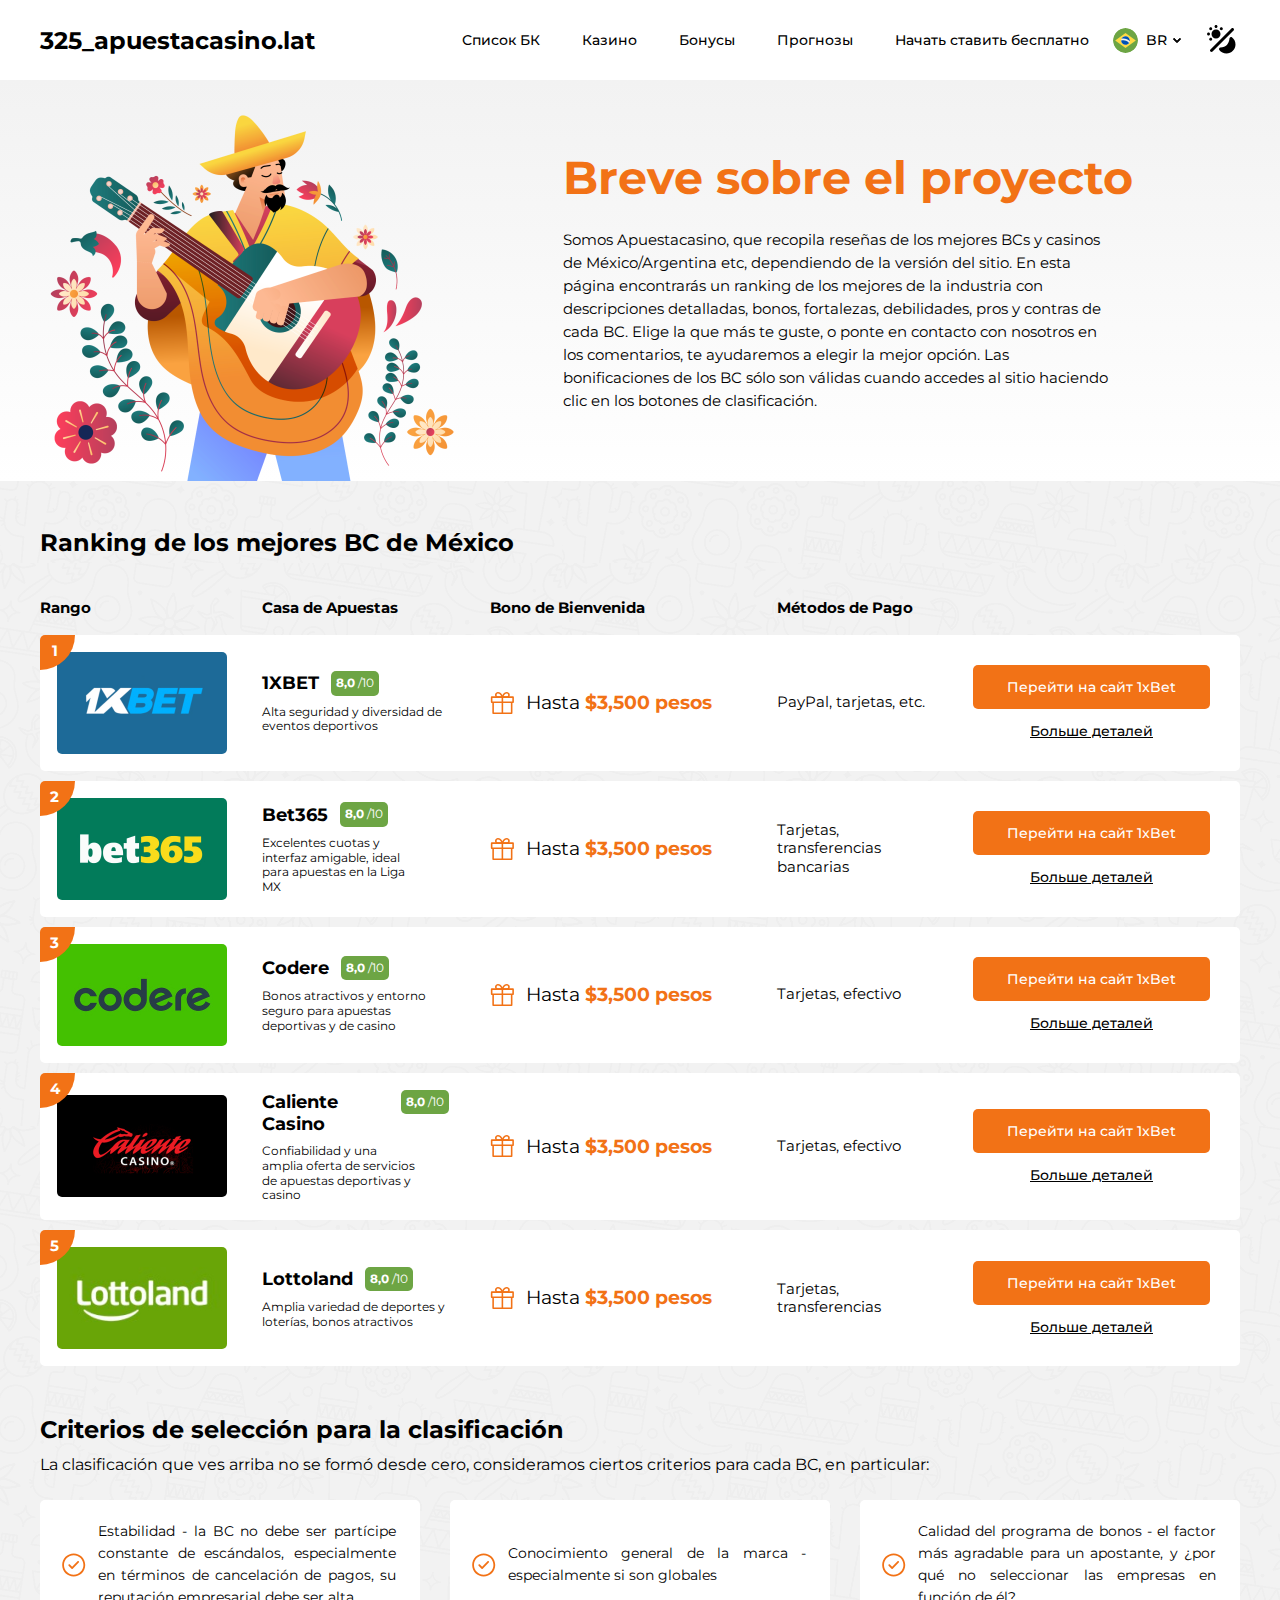
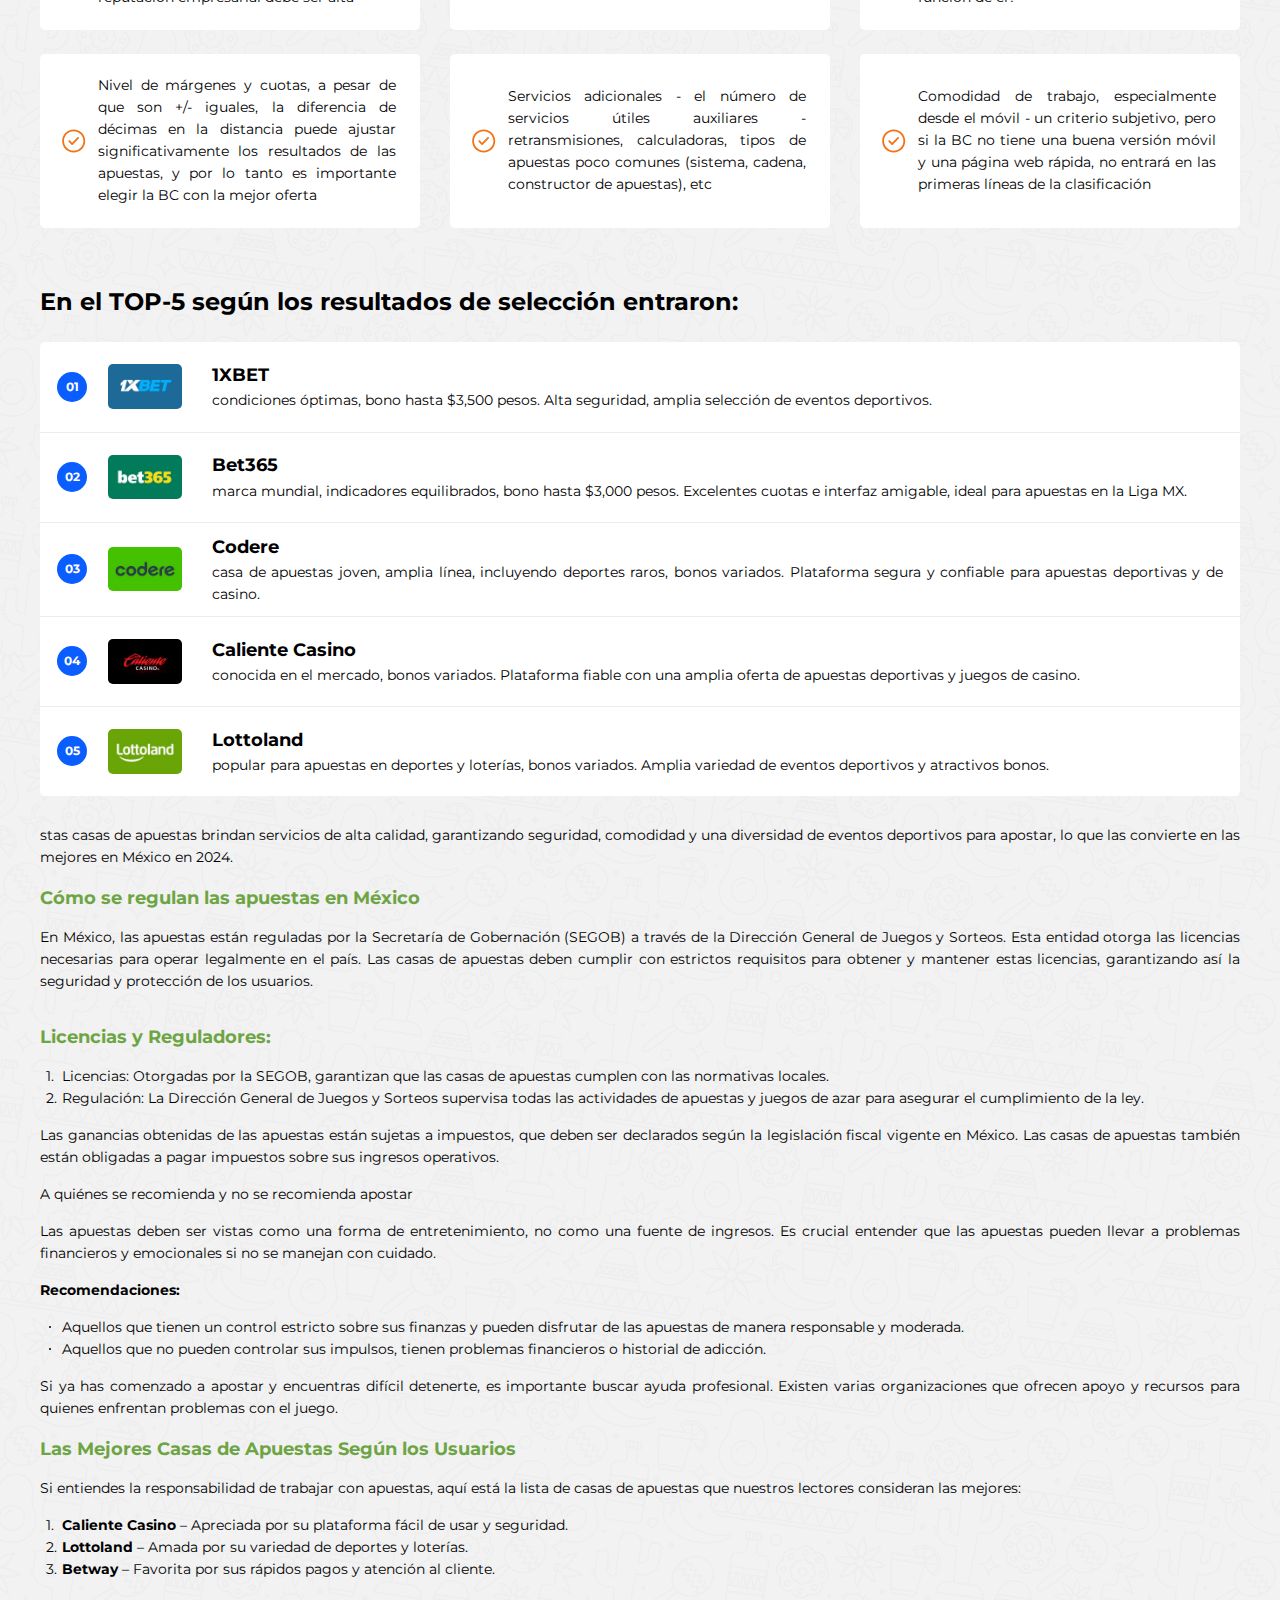
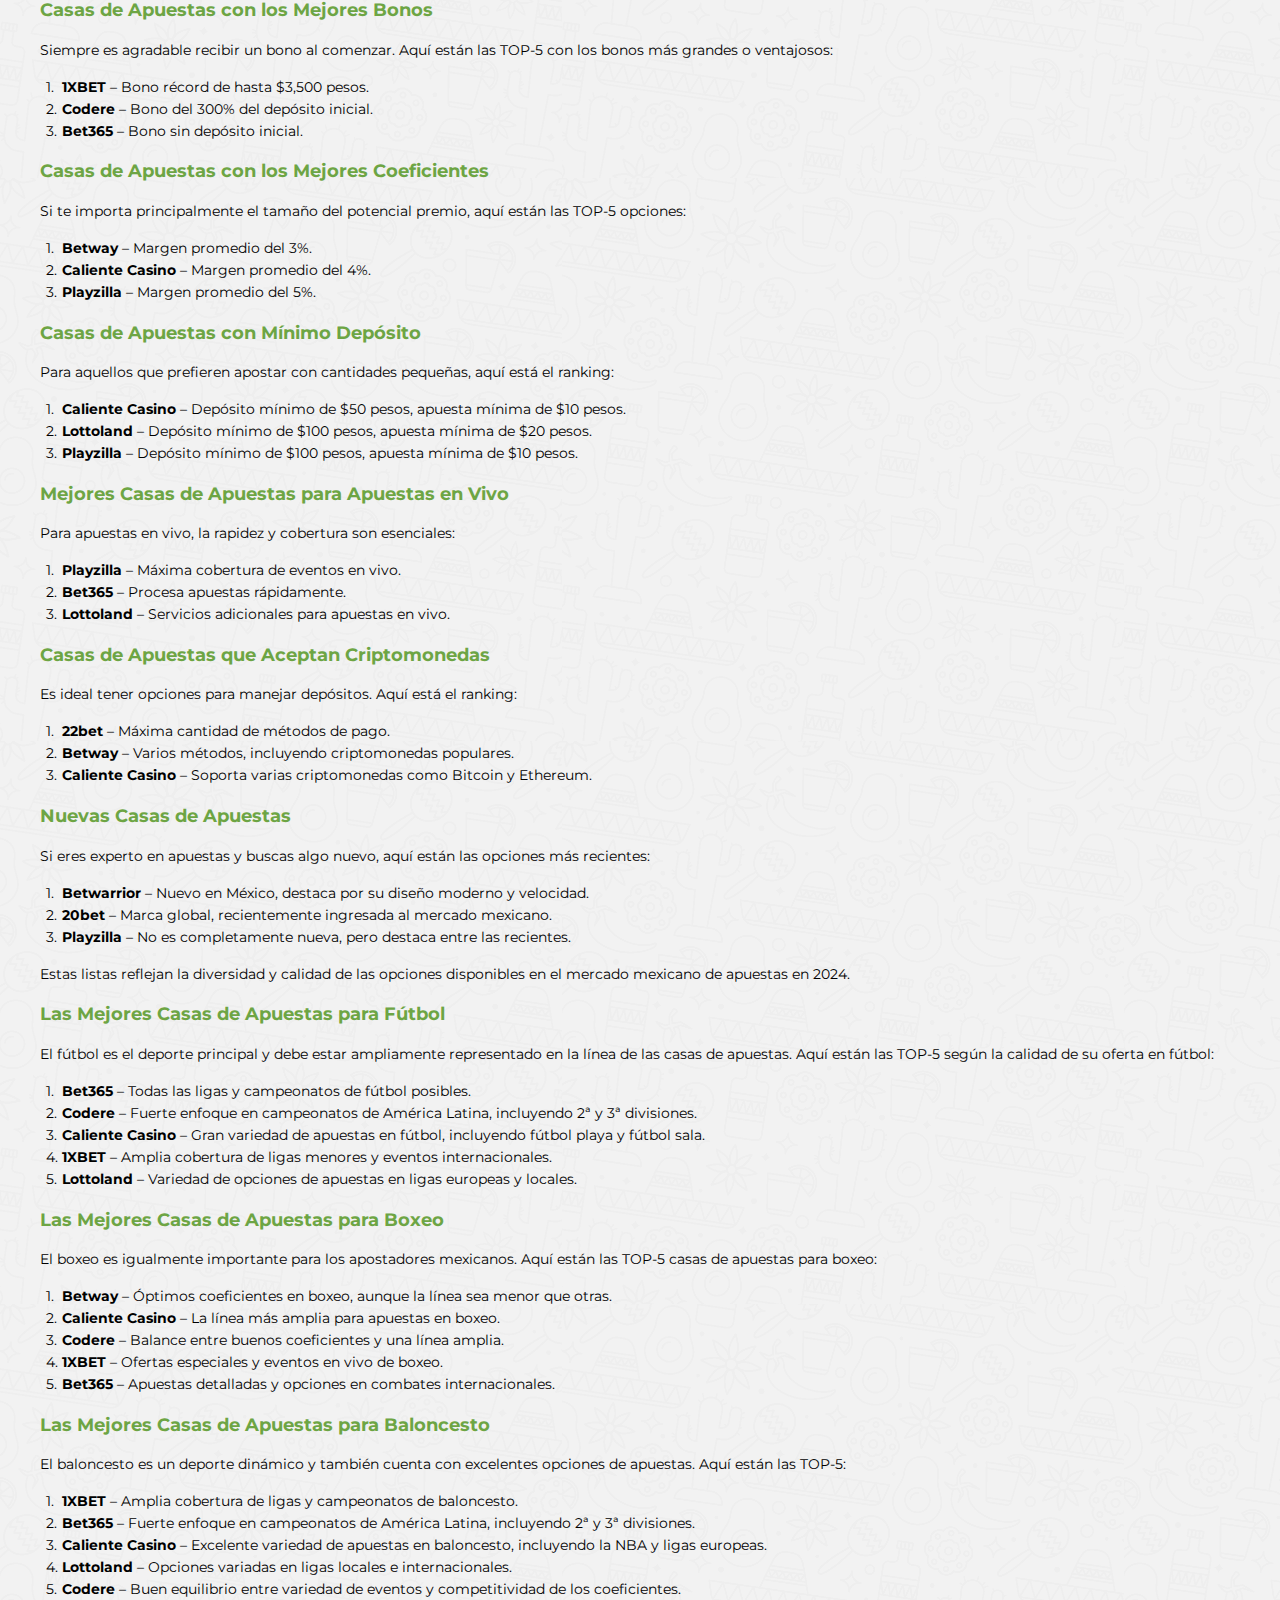
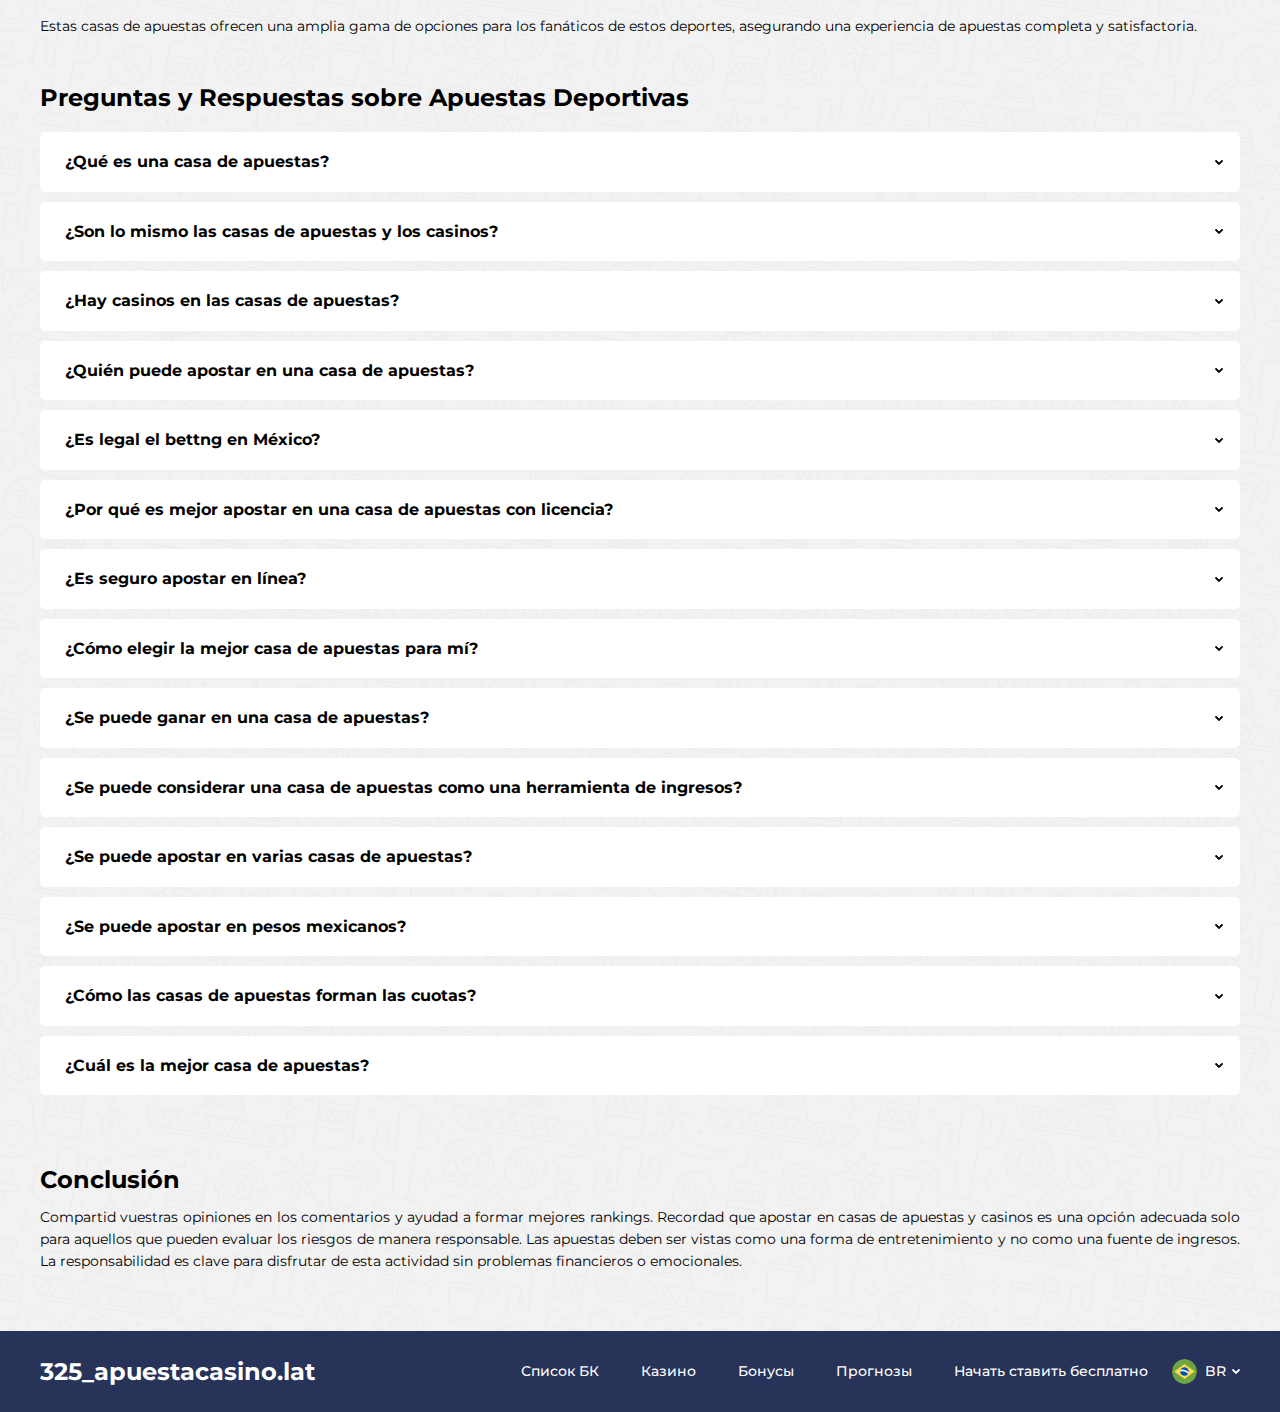
<file: index.html>
<!DOCTYPE html>
<html>
	<head>
		<meta http-equiv="Content-Type" content="text/html; charset=utf-8">

		<!-- Adapting the page for mobile devices -->
		<meta name="viewport" content="width=device-width, initial-scale=1, maximum-scale=1">

		<!-- Prohibition of phone number recognition -->
		<meta name="format-detection" content="telephone=no">
		<meta name="SKYPE_TOOLBAR" content ="SKYPE_TOOLBAR_PARSER_COMPATIBLE">

		<!-- Page title -->
		<title>Заголовок страницы</title>

		<!-- Meta description -->
		<meta name="description" content="">

		<!-- Meta Keywords -->
		<meta name="keywords" content="">

		<!-- Changing the color of the mobile browser panel -->
		<meta name="msapplication-TileColor" content="#F27216">
		<meta name="theme-color" content="#F27216">

		<!-- Connecting fonts from Google -->
		<link rel="preconnect" href="https://fonts.googleapis.com">
		<link rel="preconnect" href="https://fonts.gstatic.com" crossorigin>
		<link href="https://fonts.googleapis.com/css2?family=Montserrat:ital,wght@0,100..900;1,100..900&display=swap" rel="stylesheet">

		<!-- Connecting style files -->
		<link rel="stylesheet" href="css/swiper-bundle.min.css" async>
		<link rel="stylesheet" href="css/swiper.css" async>
		<link rel="stylesheet" href="css/styles.css" async>

		<link rel="stylesheet" href="css/response_1279.css" media="print, (max-width: 1279px)" async>
		<link rel="stylesheet" href="css/response_1023.css" media="print, (max-width: 1023px)" async>
		<link rel="stylesheet" href="css/response_767.css" media="print, (max-width: 767px)" async>
		<link rel="stylesheet" href="css/response_479.css" media="(max-width: 479px)" async>
	</head>

	<body>
		<div class="wrap">
			<div class="main">
				<header>
					<div class="scroll">
						<div class="cont row">
							<div class="logo">325_apuestacasino.lat</div>

							<nav class="menu row">
								<div class="menu_item">
									<a href="/">Список БК</a>
								</div>

								<div class="menu_item">
									<a href="/">Казино</a>
								</div>

								<div class="menu_item">
									<a href="/">Бонусы</a>
								</div>

								<div class="menu_item">
									<a href="/">Прогнозы</a>
								</div>

								<div class="menu_item">
									<a href="/">Начать ставить бесплатно</a>
								</div>
							</nav>

							<div class="langs modal_cont">
								<button class="btn mini_modal_btn" data-modal-id="#langs_modal">
									<img src="images/tmp/flag_br.svg" alt="" loading="lazy">

									<span>BR</span>

									<svg class="icon"><use xlink:href="images/sprite.svg#ic_arr_ver"></use></svg>
								</button>

								<div class="mini_modal" id="langs_modal">

								</div>
							</div>

							<button class="theme_btn">
								<svg class="icon"><use xlink:href="images/sprite.svg#ic_theme"></use></svg>
							</button>
						</div>
					</div>
				</header>


				<section class="mob_header">
					<div class="cont row">
						<div class="logo">325_apuestacasino.lat</div>

						<button class="theme_btn">
							<svg class="icon"><use xlink:href="images/sprite.svg#ic_theme"></use></svg>
						</button>

						<button class="mob_menu_btn">
							<svg class="icon"><use xlink:href="images/sprite.svg#ic_menu"></use></svg>
							<svg class="icon"><use xlink:href="images/sprite.svg#ic_close"></use></svg>
						</button>
					</div>
				</section>


				<section class="first_section">
					<div class="cont">
						<div class="data">
							<div class="title">Breve sobre<br> el proyecto</div>

							<div class="text_block">
								<p>Somos Apuestacasino, que recopila reseñas de los mejores BCs y casinos de México/Argentina etc, dependiendo de la versión del sitio. En esta página encontrarás un ranking de los mejores de la industria con descripciones detalladas, bonos, fortalezas, debilidades, pros y contras de cada BC. Elige la que más te guste, o ponte en contacto con nosotros en los comentarios, te ayudaremos a elegir la mejor opción. Las bonificaciones de los BC sólo son válidas cuando accedes al sitio haciendo clic en los botones de clasificación.</p>
							</div>

							<button class="mob_spoler_btn">
								<span>Learn more</span>
								<span>Hide</span>
							</button>
						</div>
					</div>

					<img src="images/tmp/first_section_img.png" alt="" class="img" loading="lazy">
				</section>


				<section class="bookmakers">
					<div class="cont">
						<div class="block_head">
							<div class="title">Ranking de los mejores BC de México</div>
						</div>

						<div class="titles">
							<div class="col_logo">Rango</div>
							<div class="col_info">Casa de Apuestas</div>
							<div class="col_bonus">Bono de Bienvenida</div>
							<div class="col_payments">Métodos de Pago</div>
							<div class="col_actions"></div>
						</div>

						<div class="list">
							<div>
								<div class="item">
									<div class="col_logo">
										<img src="images/tmp/bookmakers_logo1.jpg" alt="" loading="lazy">
									</div>

									<div class="col_info">
										<div class="row">
											<div class="name">1XBET</div>

											<div class="rating"><b>8,0</b> /10</div>
										</div>

										<div class="desc">Alta seguridad y diversidad de eventos deportivos​​</div>
									</div>

									<div class="col_bonus">
										<svg class="icon"><use xlink:href="images/sprite.svg#ic_gift"></use></svg>
										<span>Hasta <b>$3,500 pesos</b></span>
									</div>

									<div class="col_payments">PayPal, tarjetas, etc.</div>

									<div class="col_actions">
										<div><a href="/" class="link" target="_blank" rel="noopener nofollow">Перейти на сайт 1xBet</a></div>

										<div><button class="spoler_btn">
											<span>Больше деталей</span>
											<span>Свернуть</span>
										</button></div>
									</div>
								</div>

								<div class="data">
									<div class="row">
										<div class="col_left">
											<div><b>Depósito mínimo:</b> $15,71</div>

											<div><b>Métodos de pago:</b> VISA, Mastercard, Transferencia bancaria, Skrill, Neteller, Teleingreso, ecoPayz, Bitcoin</div>

											<div class="devices">
												<svg class="icon" width="26" height="29"><use xlink:href="images/sprite.svg#ic_android"></use></svg>

												<svg class="icon" width="60" height="25"><use xlink:href="images/sprite.svg#ic_ios"></use></svg>
											</div>
										</div>

										<div class="col_right">
											<div class="bonus">
												<svg class="icon"><use xlink:href="images/sprite.svg#ic_gift"></use></svg>
												<span>Hasta <b>$3,500 pesos</b></span>
											</div>

											<div class="link">
												<a href="/">Обзор БК</a>
											</div>
										</div>
									</div>
								</div>
							</div>

							<div>
								<div class="item">
									<div class="col_logo">
										<img src="images/tmp/bookmakers_logo2.jpg" alt="" loading="lazy">
									</div>

									<div class="col_info">
										<div class="row">
											<div class="name">Bet365</div>

											<div class="rating"><b>8,0</b> /10</div>
										</div>

										<div class="desc">Excelentes cuotas y<br> interfaz amigable, ideal<br> para apuestas en la Liga<br> MX​​</div>
									</div>

									<div class="col_bonus">
										<svg class="icon"><use xlink:href="images/sprite.svg#ic_gift"></use></svg>
										<span>Hasta <b>$3,500 pesos</b></span>
									</div>

									<div class="col_payments">Tarjetas,<br> transferencias bancarias</div>

									<div class="col_actions">
										<div><a href="/" class="link" target="_blank" rel="noopener nofollow">Перейти на сайт 1xBet</a></div>

										<div><button class="spoler_btn">
											<span>Больше деталей</span>
											<span>Свернуть</span>
										</button></div>
									</div>
								</div>

								<div class="data">
									<div class="row">
										<div class="col_left">
											<div><b>Depósito mínimo:</b> $15,71</div>

											<div><b>Métodos de pago:</b> VISA, Mastercard, Transferencia bancaria, Skrill, Neteller, Teleingreso, ecoPayz, Bitcoin</div>

											<div class="devices">
												<svg class="icon" width="26" height="29"><use xlink:href="images/sprite.svg#ic_android"></use></svg>

												<svg class="icon" width="60" height="25"><use xlink:href="images/sprite.svg#ic_ios"></use></svg>
											</div>
										</div>

										<div class="col_right">
											<div class="bonus">
												<svg class="icon"><use xlink:href="images/sprite.svg#ic_gift"></use></svg>
												<span>Hasta <b>$3,500 pesos</b></span>
											</div>

											<div class="link">
												<a href="/">Обзор БК</a>
											</div>
										</div>
									</div>
								</div>
							</div>

							<div>
								<div class="item">
									<div class="col_logo">
										<img src="images/tmp/bookmakers_logo3.jpg" alt="" loading="lazy">
									</div>

									<div class="col_info">
										<div class="row">
											<div class="name">Codere</div>

											<div class="rating"><b>8,0</b> /10</div>
										</div>

										<div class="desc">Bonos atractivos y entorno seguro para apuestas deportivas y de casino​​</div>
									</div>

									<div class="col_bonus">
										<svg class="icon"><use xlink:href="images/sprite.svg#ic_gift"></use></svg>
										<span>Hasta <b>$3,500 pesos</b></span>
									</div>

									<div class="col_payments">Tarjetas, efectivo</div>

									<div class="col_actions">
										<div><a href="/" class="link" target="_blank" rel="noopener nofollow">Перейти на сайт 1xBet</a></div>

										<div><button class="spoler_btn">
											<span>Больше деталей</span>
											<span>Свернуть</span>
										</button></div>
									</div>
								</div>

								<div class="data">
									<div class="row">
										<div class="col_left">
											<div><b>Depósito mínimo:</b> $15,71</div>

											<div><b>Métodos de pago:</b> VISA, Mastercard, Transferencia bancaria, Skrill, Neteller, Teleingreso, ecoPayz, Bitcoin</div>

											<div class="devices">
												<svg class="icon" width="26" height="29"><use xlink:href="images/sprite.svg#ic_android"></use></svg>

												<svg class="icon" width="60" height="25"><use xlink:href="images/sprite.svg#ic_ios"></use></svg>
											</div>
										</div>

										<div class="col_right">
											<div class="bonus">
												<svg class="icon"><use xlink:href="images/sprite.svg#ic_gift"></use></svg>
												<span>Hasta <b>$3,500 pesos</b></span>
											</div>

											<div class="link">
												<a href="/">Обзор БК</a>
											</div>
										</div>
									</div>
								</div>
							</div>

							<div>
								<div class="item">
									<div class="col_logo">
										<img src="images/tmp/bookmakers_logo4.jpg" alt="" loading="lazy">
									</div>

									<div class="col_info">
										<div class="row">
											<div class="name">Caliente Casino</div>

											<div class="rating"><b>8,0</b> /10</div>
										</div>

										<div class="desc">Confiabilidad y una<br> amplia oferta de servicios<br> de apuestas deportivas y<br> casino​</div>
									</div>

									<div class="col_bonus">
										<svg class="icon"><use xlink:href="images/sprite.svg#ic_gift"></use></svg>
										<span>Hasta <b>$3,500 pesos</b></span>
									</div>

									<div class="col_payments">Tarjetas, efectivo</div>

									<div class="col_actions">
										<div><a href="/" class="link" target="_blank" rel="noopener nofollow">Перейти на сайт 1xBet</a></div>

										<div><button class="spoler_btn">
											<span>Больше деталей</span>
											<span>Свернуть</span>
										</button></div>
									</div>
								</div>

								<div class="data">
									<div class="row">
										<div class="col_left">
											<div><b>Depósito mínimo:</b> $15,71</div>

											<div><b>Métodos de pago:</b> VISA, Mastercard, Transferencia bancaria, Skrill, Neteller, Teleingreso, ecoPayz, Bitcoin</div>

											<div class="devices">
												<svg class="icon" width="26" height="29"><use xlink:href="images/sprite.svg#ic_android"></use></svg>

												<svg class="icon" width="60" height="25"><use xlink:href="images/sprite.svg#ic_ios"></use></svg>
											</div>
										</div>

										<div class="col_right">
											<div class="bonus">
												<svg class="icon"><use xlink:href="images/sprite.svg#ic_gift"></use></svg>
												<span>Hasta <b>$3,500 pesos</b></span>
											</div>

											<div class="link">
												<a href="/">Обзор БК</a>
											</div>
										</div>
									</div>
								</div>
							</div>

							<div>
								<div class="item">
									<div class="col_logo">
										<img src="images/tmp/bookmakers_logo5.jpg" alt="" loading="lazy">
									</div>

									<div class="col_info">
										<div class="row">
											<div class="name">Lottoland</div>

											<div class="rating"><b>8,0</b> /10</div>
										</div>

										<div class="desc">Amplia variedad de deportes y loterías, bonos atractivos​</div>
									</div>

									<div class="col_bonus">
										<svg class="icon"><use xlink:href="images/sprite.svg#ic_gift"></use></svg>
										<span>Hasta <b>$3,500 pesos</b></span>
									</div>

									<div class="col_payments">Tarjetas, transferencias</div>

									<div class="col_actions">
										<div><a href="/" class="link" target="_blank" rel="noopener nofollow">Перейти на сайт 1xBet</a></div>

										<div><button class="spoler_btn">
											<span>Больше деталей</span>
											<span>Свернуть</span>
										</button></div>
									</div>
								</div>

								<div class="data">
									<div class="row">
										<div class="col_left">
											<div><b>Depósito mínimo:</b> $15,71</div>

											<div><b>Métodos de pago:</b> VISA, Mastercard, Transferencia bancaria, Skrill, Neteller, Teleingreso, ecoPayz, Bitcoin</div>

											<div class="devices">
												<svg class="icon" width="26" height="29"><use xlink:href="images/sprite.svg#ic_android"></use></svg>

												<svg class="icon" width="60" height="25"><use xlink:href="images/sprite.svg#ic_ios"></use></svg>
											</div>
										</div>

										<div class="col_right">
											<div class="bonus">
												<svg class="icon"><use xlink:href="images/sprite.svg#ic_gift"></use></svg>
												<span>Hasta <b>$3,500 pesos</b></span>
											</div>

											<div class="link">
												<a href="/">Обзор БК</a>
											</div>
										</div>
									</div>
								</div>
							</div>
						</div>
					</div>
				</section>


				<section class="criteria">
					<div class="cont">
						<div class="block_head">
							<div class="title">Criterios de selección para la clasificación</div>

							<div class="desc">La clasificación que ves arriba no se formó desde cero, consideramos ciertos criterios para cada BC, en particular:</div>
						</div>

						<div class="row">
							<div class="item">
								<svg class="icon"><use xlink:href="images/sprite.svg#ic_list"></use></svg>

								<span>Estabilidad - la BC no debe ser partícipe constante de escándalos, especialmente en términos de cancelación de pagos, su reputación empresarial debe ser alta</span>
							</div>

							<div class="item">
								<svg class="icon"><use xlink:href="images/sprite.svg#ic_list"></use></svg>

								<span>Conocimiento general de la marca - especialmente si son globales</span>
							</div>

							<div class="item">
								<svg class="icon"><use xlink:href="images/sprite.svg#ic_list"></use></svg>

								<span>Calidad del programa de bonos - el factor más agradable para un apostante, y ¿por qué no seleccionar las empresas en función de él?</span>
							</div>

							<div class="item">
								<svg class="icon"><use xlink:href="images/sprite.svg#ic_list"></use></svg>

								<span>Nivel de márgenes y cuotas, a pesar de que son +/- iguales, la diferencia de décimas en la distancia puede ajustar significativamente los resultados de las apuestas, y por lo tanto es importante elegir la BC con la mejor oferta</span>
							</div>

							<div class="item">
								<svg class="icon"><use xlink:href="images/sprite.svg#ic_list"></use></svg>

								<span>Servicios adicionales - el número de servicios útiles auxiliares - retransmisiones, calculadoras, tipos de apuestas poco comunes (sistema, cadena, constructor de apuestas), etc</span>
							</div>

							<div class="item">
								<svg class="icon"><use xlink:href="images/sprite.svg#ic_list"></use></svg>

								<span>Comodidad de trabajo, especialmente desde el móvil - un criterio subjetivo, pero si la BC no tiene una buena versión móvil y una página web rápida, no entrará en las primeras líneas de la clasificación</span>
							</div>
						</div>
					</div>
				</section>


				<section class="top_bookmakers">
					<div class="cont">
						<div class="block_head">
							<div class="title">En el TOP-5 según los resultados de selección entraron:</div>
						</div>

						<div class="list">
							<div class="item">
								<div class="number"></div>

								<div class="logo">
									<img src="images/tmp/bookmakers_logo1.jpg" alt="" loading="lazy">
								</div>

								<div class="info">
									<div class="name">1XBET</div>

									<div class="desc">condiciones óptimas, bono hasta $3,500 pesos. Alta seguridad, amplia selección de eventos deportivos​.</div>
								</div>
							</div>

							<div class="item">
								<div class="number"></div>

								<div class="logo">
									<img src="images/tmp/bookmakers_logo2.jpg" alt="" loading="lazy">
								</div>

								<div class="info">
									<div class="name">Bet365</div>

									<div class="desc">marca mundial, indicadores equilibrados, bono hasta $3,000 pesos. Excelentes cuotas e interfaz amigable, ideal para apuestas en la Liga MX​.</div>
								</div>
							</div>

							<div class="item">
								<div class="number"></div>

								<div class="logo">
									<img src="images/tmp/bookmakers_logo3.jpg" alt="" loading="lazy">
								</div>

								<div class="info">
									<div class="name">Codere</div>

									<div class="desc">casa de apuestas joven, amplia línea, incluyendo deportes raros, bonos variados. Plataforma segura y confiable para apuestas deportivas y de casino​.</div>
								</div>
							</div>

							<div class="item">
								<div class="number"></div>

								<div class="logo">
									<img src="images/tmp/bookmakers_logo4.jpg" alt="" loading="lazy">
								</div>

								<div class="info">
									<div class="name">Caliente Casino</div>

									<div class="desc">conocida en el mercado, bonos variados. Plataforma fiable con una amplia oferta de apuestas deportivas y juegos de casino​.</div>
								</div>
							</div>

							<div class="item">
								<div class="number"></div>

								<div class="logo">
									<img src="images/tmp/bookmakers_logo5.jpg" alt="" loading="lazy">
								</div>

								<div class="info">
									<div class="name">Lottoland</div>

									<div class="desc">popular para apuestas en deportes y loterías, bonos variados. Amplia variedad de eventos deportivos y atractivos bonos​​.</div>
								</div>
							</div>
						</div>
					</div>
				</section>


				<section style="margin-bottom: 45px;">
					<div class="cont">
						<div class="text_block">
							<p>stas casas de apuestas brindan servicios de alta calidad, garantizando seguridad, comodidad y una diversidad de eventos deportivos para apostar, lo que las convierte en las mejores en México en 2024.</p>

							<h2>Cómo se regulan las apuestas en México</h2>

							<p>En México, las apuestas están reguladas por la Secretaría de Gobernación (SEGOB) a través de la Dirección General de Juegos y Sorteos. Esta entidad otorga las licencias necesarias para operar legalmente en el país. Las casas de apuestas deben cumplir con estrictos requisitos para obtener y mantener estas licencias, garantizando así la seguridad y protección de los usuarios.</p>
						</div>

						<div class="text_block">
							<h2>Licencias y Reguladores:</h2>

							<ol>
								<li>Licencias: Otorgadas por la SEGOB, garantizan que las casas de apuestas cumplen con las normativas locales.</li>

								<li>Regulación: La Dirección General de Juegos y Sorteos supervisa todas las actividades de apuestas y juegos de azar para asegurar el cumplimiento de la ley.</li>
							</ol>

							<p>Las ganancias obtenidas de las apuestas están sujetas a impuestos, que deben ser declarados según la legislación fiscal vigente en México. Las casas de apuestas también están obligadas a pagar impuestos sobre sus ingresos operativos.</p>

							<p>A quiénes se recomienda y no se recomienda apostar</p>

							<p>Las apuestas deben ser vistas como una forma de entretenimiento, no como una fuente de ingresos. Es crucial entender que las apuestas pueden llevar a problemas financieros y emocionales si no se manejan con cuidado.</p>

							<p><b>Recomendaciones:</b></p>

							<ul>
								<li>Aquellos que tienen un control estricto sobre sus finanzas y pueden disfrutar de las apuestas de manera responsable y moderada.</li>

								<li>Aquellos que no pueden controlar sus impulsos, tienen problemas financieros o historial de adicción.</li>
							</ul>

							<p>Si ya has comenzado a apostar y encuentras difícil detenerte, es importante buscar ayuda profesional. Existen varias organizaciones que ofrecen apoyo y recursos para quienes enfrentan problemas con el juego.</p>

							<h2>Las Mejores Casas de Apuestas Según los Usuarios</h2>

							<p>Si entiendes la responsabilidad de trabajar con apuestas, aquí está la lista de casas de apuestas que nuestros lectores consideran las mejores:</p>

							<ol>
								<li><b>Caliente Casino</b> – Apreciada por su plataforma fácil de usar y seguridad.</li>

								<li><b>Lottoland</b> – Amada por su variedad de deportes y loterías.</li>

								<li><b>Betway</b> – Favorita por sus rápidos pagos y atención al cliente.</li>
							</ol>

							<h2>Casas de Apuestas con los Mejores Bonos</h2>

							<p>Siempre es agradable recibir un bono al comenzar. Aquí están las TOP-5 con los bonos más grandes o ventajosos:</p>

							<ol>
								<li><b>1XBET</b> – Bono récord de hasta $3,500 pesos.</li>

								<li><b>Codere</b> – Bono del 300% del depósito inicial.</li>

								<li><b>Bet365</b> – Bono sin depósito inicial.</li>
							</ol>

							<h2>Casas de Apuestas con los Mejores Coeficientes</h2>

							<p>Si te importa principalmente el tamaño del potencial premio, aquí están las TOP-5 opciones:</p>

							<ol>
								<li><b>Betway</b> – Margen promedio del 3%.</li>

								<li><b>Caliente Casino</b> – Margen promedio del 4%.</li>

								<li><b>Playzilla</b> – Margen promedio del 5%.</li>
							</ol>

							<h2>Casas de Apuestas con Mínimo Depósito</h2>

							<p>Para aquellos que prefieren apostar con cantidades pequeñas, aquí está el ranking:</p>

							<ol>
								<li><b>Caliente Casino</b> – Depósito mínimo de $50 pesos, apuesta mínima de $10 pesos.</li>

								<li><b>Lottoland</b> – Depósito mínimo de $100 pesos, apuesta mínima de $20 pesos.</li>

								<li><b>Playzilla</b> – Depósito mínimo de $100 pesos, apuesta mínima de $10 pesos.</li>
							</ol>

							<h2>Mejores Casas de Apuestas para Apuestas en Vivo</h2>

							<p>Para apuestas en vivo, la rapidez y cobertura son esenciales:</p>

							<ol>
								<li><b>Playzilla</b> – Máxima cobertura de eventos en vivo.</li>

								<li><b>Bet365</b> – Procesa apuestas rápidamente.</li>

								<li><b>Lottoland</b> – Servicios adicionales para apuestas en vivo.</li>
							</ol>

							<h2>Casas de Apuestas que Aceptan Criptomonedas</h2>

							<p>Es ideal tener opciones para manejar depósitos. Aquí está el ranking:</p>

							<ol>
								<li><b>22bet</b> – Máxima cantidad de métodos de pago.</li>

								<li><b>Betway</b> – Varios métodos, incluyendo criptomonedas populares.</li>

								<li><b>Caliente Casino</b> – Soporta varias criptomonedas como Bitcoin y Ethereum.</li>
							</ol>

							<h2>Nuevas Casas de Apuestas</h2>

							<p>Si eres experto en apuestas y buscas algo nuevo, aquí están las opciones más recientes:</p>

							<ol>
								<li><b>Betwarrior</b> – Nuevo en México, destaca por su diseño moderno y velocidad.</li>

								<li><b>20bet</b> – Marca global, recientemente ingresada al mercado mexicano.</li>

								<li><b>Playzilla</b> – No es completamente nueva, pero destaca entre las recientes.</li>
							</ol>

							<p>Estas listas reflejan la diversidad y calidad de las opciones disponibles en el mercado mexicano de apuestas en 2024.</p>

							<h2>Las Mejores Casas de Apuestas para Fútbol</h2>

							<p>El fútbol es el deporte principal y debe estar ampliamente representado en la línea de las casas de apuestas. Aquí están las TOP-5 según la calidad de su oferta en fútbol:</p>

							<ol>
								<li><b>Bet365</b> – Todas las ligas y campeonatos de fútbol posibles.</li>

								<li><b>Codere</b> – Fuerte enfoque en campeonatos de América Latina, incluyendo 2ª y 3ª divisiones.</li>

								<li><b>Caliente Casino</b> – Gran variedad de apuestas en fútbol, incluyendo fútbol playa y fútbol sala.</li>

								<li><b>1XBET</b> – Amplia cobertura de ligas menores y eventos internacionales.</li>

								<li><b>Lottoland</b> – Variedad de opciones de apuestas en ligas europeas y locales.</li>
							</ol>

							<h2>Las Mejores Casas de Apuestas para Boxeo</h2>

							<p>El boxeo es igualmente importante para los apostadores mexicanos. Aquí están las TOP-5 casas de apuestas para boxeo:</p>

							<ol>
								<li><b>Betway</b> – Óptimos coeficientes en boxeo, aunque la línea sea menor que otras.</li>

								<li><b>Caliente Casino</b> – La línea más amplia para apuestas en boxeo.</li>

								<li><b>Codere</b> – Balance entre buenos coeficientes y una línea amplia.</li>

								<li><b>1XBET</b> – Ofertas especiales y eventos en vivo de boxeo.</li>

								<li><b>Bet365</b> – Apuestas detalladas y opciones en combates internacionales.</li>
							</ol>

							<h2>Las Mejores Casas de Apuestas para Baloncesto</h2>

							<p>El baloncesto es un deporte dinámico y también cuenta con excelentes opciones de apuestas. Aquí están las TOP-5:</p>

							<ol>
								<li><b>1XBET</b> – Amplia cobertura de ligas y campeonatos de baloncesto.</li>

								<li><b>Bet365</b> – Fuerte enfoque en campeonatos de América Latina, incluyendo 2ª y 3ª divisiones.</li>

								<li><b>Caliente Casino</b> – Excelente variedad de apuestas en baloncesto, incluyendo la NBA y ligas europeas.</li>

								<li><b>Lottoland</b> – Opciones variadas en ligas locales e internacionales.</li>

								<li><b>Codere</b> – Buen equilibrio entre variedad de eventos y competitividad de los coeficientes.</li>
							</ol>

							<p>Estas casas de apuestas ofrecen una amplia gama de opciones para los fanáticos de estos deportes, asegurando una experiencia de apuestas completa y satisfactoria.</p>
						</div>
					</div>
				</section>


				<section class="FAQ">
					<div class="cont">
						<div class="block_head">
							<div class="title">Preguntas y Respuestas sobre Apuestas Deportivas</div>
						</div>

						<div class="accordion">
							<div class="accordion_item">
								<div class="head">
									<div class="title">¿Qué es una casa de apuestas?</div>

									<svg class="arr"><use xlink:href="images/sprite.svg#ic_arr_ver"></use></svg>
								</div>

								<div class="data">
									<div class="text_block">
										<p>Sí, en algunas casas de apuestas también se pueden encontrar casinos. La disponibilidad de secciones de casino depende de la licencia de operación que tenga la casa de apuestas. Algunas plataformas ofrecen una experiencia completa de apuestas deportivas y juegos de casino.</p>
									</div>
								</div>
							</div>

							<div class="accordion_item">
								<div class="head">
									<div class="title">¿Son lo mismo las casas de apuestas y los casinos?</div>

									<svg class="arr"><use xlink:href="images/sprite.svg#ic_arr_ver"></use></svg>
								</div>

								<div class="data">
									<div class="text_block">
										<p>Sí, en algunas casas de apuestas también se pueden encontrar casinos. La disponibilidad de secciones de casino depende de la licencia de operación que tenga la casa de apuestas. Algunas plataformas ofrecen una experiencia completa de apuestas deportivas y juegos de casino.</p>
									</div>
								</div>
							</div>

							<div class="accordion_item">
								<div class="head">
									<div class="title">¿Hay casinos en las casas de apuestas?</div>

									<svg class="arr"><use xlink:href="images/sprite.svg#ic_arr_ver"></use></svg>
								</div>

								<div class="data">
									<div class="text_block">
										<p>Sí, en algunas casas de apuestas también se pueden encontrar casinos. La disponibilidad de secciones de casino depende de la licencia de operación que tenga la casa de apuestas. Algunas plataformas ofrecen una experiencia completa de apuestas deportivas y juegos de casino.</p>
									</div>
								</div>
							</div>

							<div class="accordion_item">
								<div class="head">
									<div class="title">¿Quién puede apostar en una casa de apuestas?</div>

									<svg class="arr"><use xlink:href="images/sprite.svg#ic_arr_ver"></use></svg>
								</div>

								<div class="data">
									<div class="text_block">
										<p>Sí, en algunas casas de apuestas también se pueden encontrar casinos. La disponibilidad de secciones de casino depende de la licencia de operación que tenga la casa de apuestas. Algunas plataformas ofrecen una experiencia completa de apuestas deportivas y juegos de casino.</p>
									</div>
								</div>
							</div>

							<div class="accordion_item">
								<div class="head">
									<div class="title">¿Es legal el bettng en México?</div>

									<svg class="arr"><use xlink:href="images/sprite.svg#ic_arr_ver"></use></svg>
								</div>

								<div class="data">
									<div class="text_block">
										<p>Sí, en algunas casas de apuestas también se pueden encontrar casinos. La disponibilidad de secciones de casino depende de la licencia de operación que tenga la casa de apuestas. Algunas plataformas ofrecen una experiencia completa de apuestas deportivas y juegos de casino.</p>
									</div>
								</div>
							</div>

							<div class="accordion_item">
								<div class="head">
									<div class="title">¿Por qué es mejor apostar en una casa de apuestas con licencia?</div>

									<svg class="arr"><use xlink:href="images/sprite.svg#ic_arr_ver"></use></svg>
								</div>

								<div class="data">
									<div class="text_block">
										<p>Sí, en algunas casas de apuestas también se pueden encontrar casinos. La disponibilidad de secciones de casino depende de la licencia de operación que tenga la casa de apuestas. Algunas plataformas ofrecen una experiencia completa de apuestas deportivas y juegos de casino.</p>
									</div>
								</div>
							</div>

							<div class="accordion_item">
								<div class="head">
									<div class="title">¿Es seguro apostar en línea?</div>

									<svg class="arr"><use xlink:href="images/sprite.svg#ic_arr_ver"></use></svg>
								</div>

								<div class="data">
									<div class="text_block">
										<p>Sí, en algunas casas de apuestas también se pueden encontrar casinos. La disponibilidad de secciones de casino depende de la licencia de operación que tenga la casa de apuestas. Algunas plataformas ofrecen una experiencia completa de apuestas deportivas y juegos de casino.</p>
									</div>
								</div>
							</div>

							<div class="accordion_item">
								<div class="head">
									<div class="title">¿Cómo elegir la mejor casa de apuestas para mí?</div>

									<svg class="arr"><use xlink:href="images/sprite.svg#ic_arr_ver"></use></svg>
								</div>

								<div class="data">
									<div class="text_block">
										<p>Sí, en algunas casas de apuestas también se pueden encontrar casinos. La disponibilidad de secciones de casino depende de la licencia de operación que tenga la casa de apuestas. Algunas plataformas ofrecen una experiencia completa de apuestas deportivas y juegos de casino.</p>
									</div>
								</div>
							</div>

							<div class="accordion_item">
								<div class="head">
									<div class="title">¿Se puede ganar en una casa de apuestas?</div>

									<svg class="arr"><use xlink:href="images/sprite.svg#ic_arr_ver"></use></svg>
								</div>

								<div class="data">
									<div class="text_block">
										<p>Sí, en algunas casas de apuestas también se pueden encontrar casinos. La disponibilidad de secciones de casino depende de la licencia de operación que tenga la casa de apuestas. Algunas plataformas ofrecen una experiencia completa de apuestas deportivas y juegos de casino.</p>
									</div>
								</div>
							</div>

							<div class="accordion_item">
								<div class="head">
									<div class="title">¿Se puede considerar una casa de apuestas como una herramienta de ingresos?</div>

									<svg class="arr"><use xlink:href="images/sprite.svg#ic_arr_ver"></use></svg>
								</div>

								<div class="data">
									<div class="text_block">
										<p>Sí, en algunas casas de apuestas también se pueden encontrar casinos. La disponibilidad de secciones de casino depende de la licencia de operación que tenga la casa de apuestas. Algunas plataformas ofrecen una experiencia completa de apuestas deportivas y juegos de casino.</p>
									</div>
								</div>
							</div>

							<div class="accordion_item">
								<div class="head">
									<div class="title">¿Se puede apostar en varias casas de apuestas?</div>

									<svg class="arr"><use xlink:href="images/sprite.svg#ic_arr_ver"></use></svg>
								</div>

								<div class="data">
									<div class="text_block">
										<p>Sí, en algunas casas de apuestas también se pueden encontrar casinos. La disponibilidad de secciones de casino depende de la licencia de operación que tenga la casa de apuestas. Algunas plataformas ofrecen una experiencia completa de apuestas deportivas y juegos de casino.</p>
									</div>
								</div>
							</div>

							<div class="accordion_item">
								<div class="head">
									<div class="title">¿Se puede apostar en pesos mexicanos?</div>

									<svg class="arr"><use xlink:href="images/sprite.svg#ic_arr_ver"></use></svg>
								</div>

								<div class="data">
									<div class="text_block">
										<p>Sí, en algunas casas de apuestas también se pueden encontrar casinos. La disponibilidad de secciones de casino depende de la licencia de operación que tenga la casa de apuestas. Algunas plataformas ofrecen una experiencia completa de apuestas deportivas y juegos de casino.</p>
									</div>
								</div>
							</div>

							<div class="accordion_item">
								<div class="head">
									<div class="title">¿Cómo las casas de apuestas forman las cuotas?</div>

									<svg class="arr"><use xlink:href="images/sprite.svg#ic_arr_ver"></use></svg>
								</div>

								<div class="data">
									<div class="text_block">
										<p>Sí, en algunas casas de apuestas también se pueden encontrar casinos. La disponibilidad de secciones de casino depende de la licencia de operación que tenga la casa de apuestas. Algunas plataformas ofrecen una experiencia completa de apuestas deportivas y juegos de casino.</p>
									</div>
								</div>
							</div>

							<div class="accordion_item">
								<div class="head">
									<div class="title">¿Cuál es la mejor casa de apuestas?</div>

									<svg class="arr"><use xlink:href="images/sprite.svg#ic_arr_ver"></use></svg>
								</div>

								<div class="data">
									<div class="text_block">
										<p>Sí, en algunas casas de apuestas también se pueden encontrar casinos. La disponibilidad de secciones de casino depende de la licencia de operación que tenga la casa de apuestas. Algunas plataformas ofrecen una experiencia completa de apuestas deportivas y juegos de casino.</p>
									</div>
								</div>
							</div>
						</div>
					</div>
				</section>


				<section class="conclusion">
					<div class="cont">
						<div class="block_head">
							<div class="title">Conclusión</div>
						</div>

						<div class="text_block">
							<p>Compartid vuestras opiniones en los comentarios y ayudad a formar mejores rankings. Recordad que apostar en casas de apuestas y casinos es una opción adecuada solo para aquellos que pueden evaluar los riesgos de manera responsable. Las apuestas deben ser vistas como una forma de entretenimiento y no como una fuente de ingresos. La responsabilidad es clave para disfrutar de esta actividad sin problemas financieros o emocionales.</p>
						</div>
					</div>
				</section>
			</div>


			<footer>
				<div class="cont row">
					<div class="logo">325_apuestacasino.lat</div>

					<div class="menu row">
						<div class="menu_item">
							<a href="/">Список БК</a>
						</div>

						<div class="menu_item">
							<a href="/">Казино</a>
						</div>

						<div class="menu_item">
							<a href="/">Бонусы</a>
						</div>

						<div class="menu_item">
							<a href="/">Прогнозы</a>
						</div>

						<div class="menu_item">
							<a href="/">Начать ставить бесплатно</a>
						</div>
					</div>

					<div class="langs modal_cont">
						<button class="btn mini_modal_btn" data-modal-id="#langs_modal">
							<img src="images/tmp/flag_br.svg" alt="" loading="lazy">

							<span>BR</span>

							<svg class="icon"><use xlink:href="images/sprite.svg#ic_arr_ver"></use></svg>
						</button>

						<div class="mini_modal" id="langs_modal">

						</div>
					</div>
				</div>
			</footer>


			<div class="overlay"></div>
		</div>


		<!-- Connecting javascript files -->
		<script src="js/jquery-3.6.3.min.js"></script>
		<script src="js/functions.js"></script>
		<script src="js/swiper-bundle.min.js"></script>
		<script src="js/clipboard.min.js"></script>
		<script src="js/scripts.js"></script>
	</body>
</html>
</file>
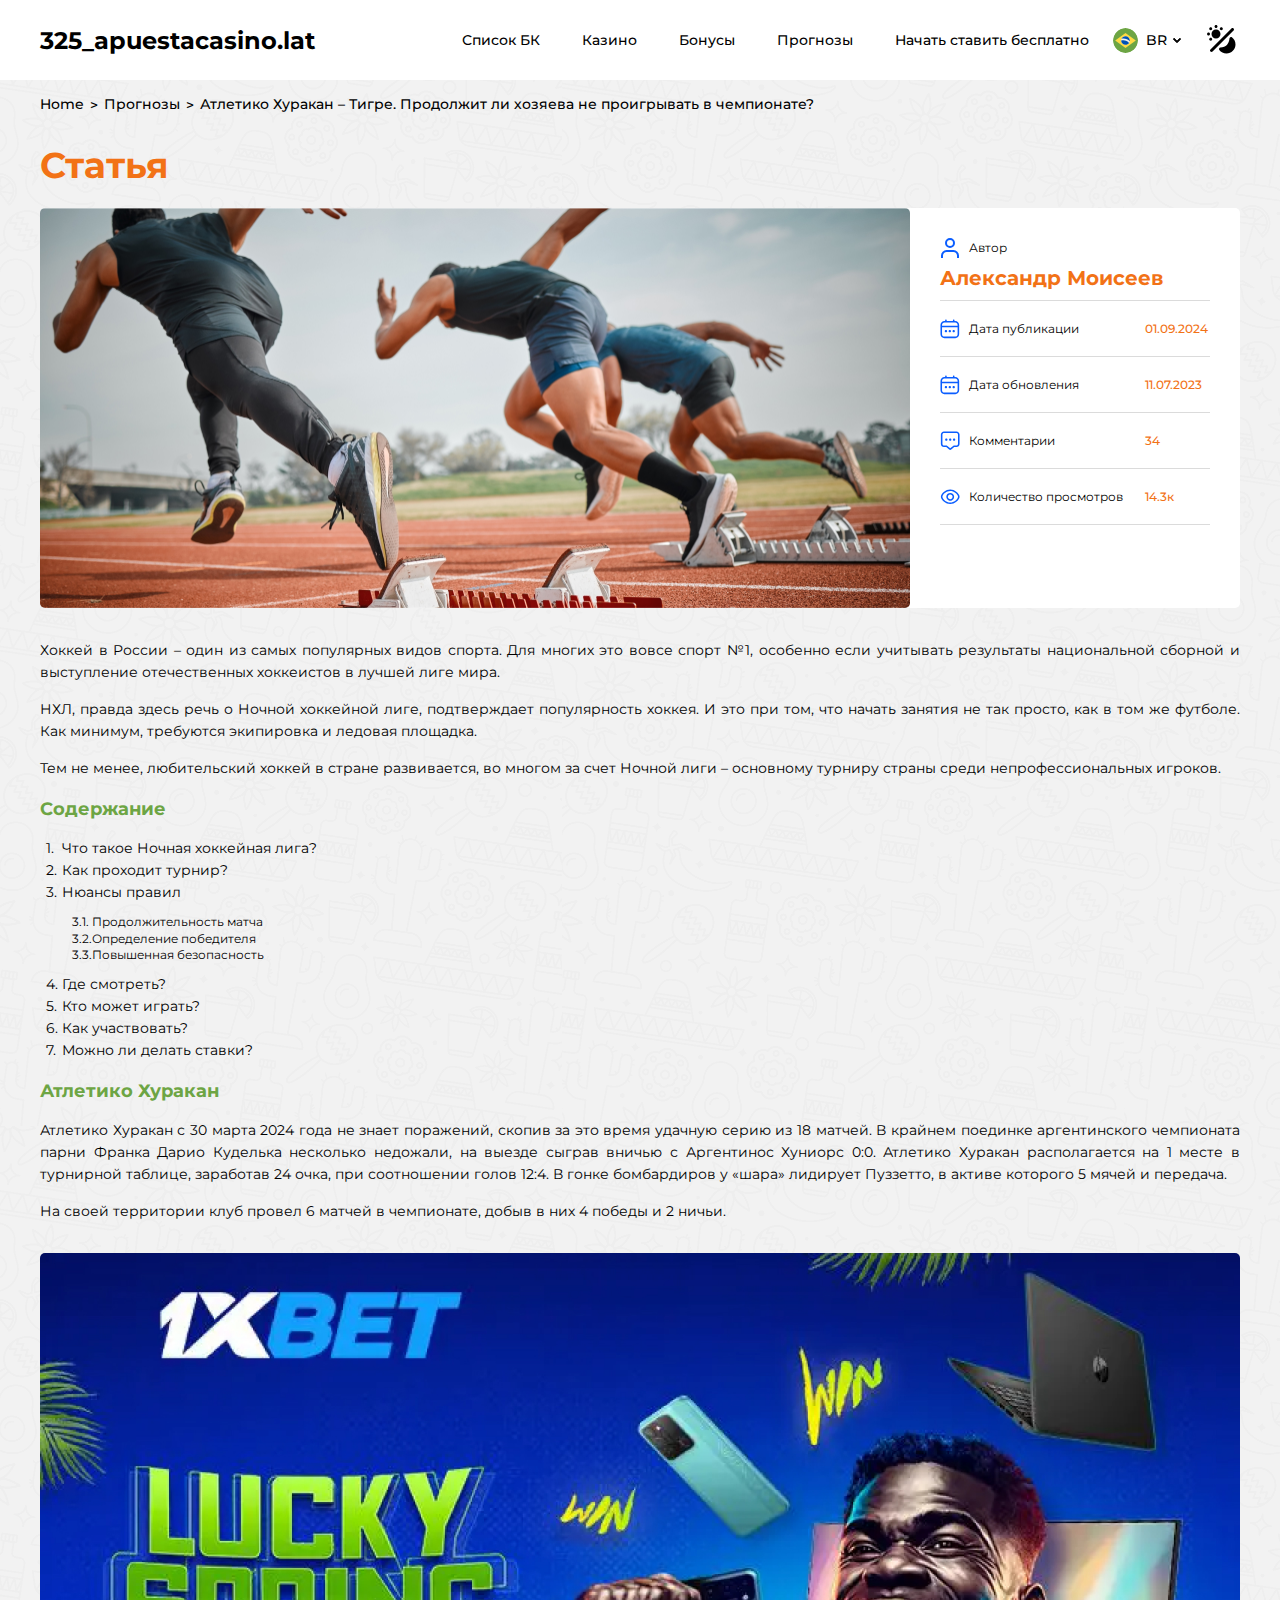
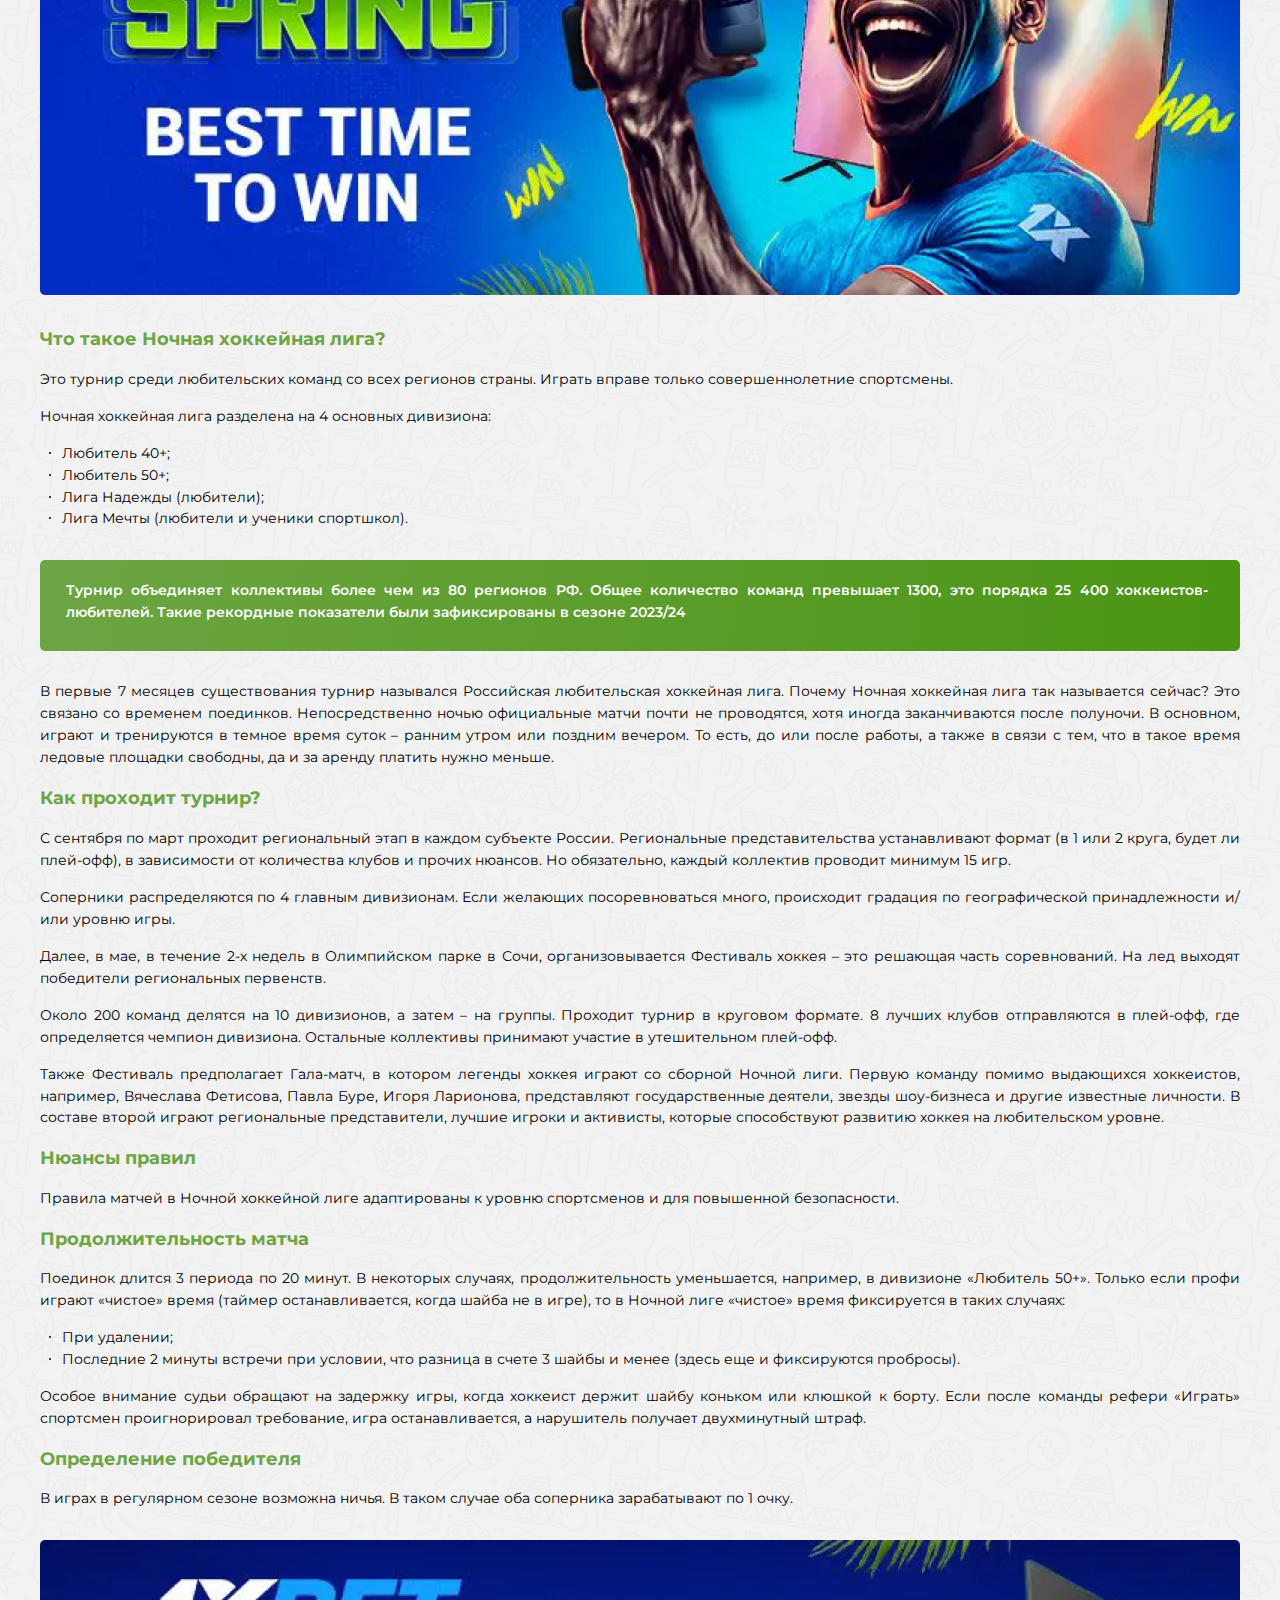
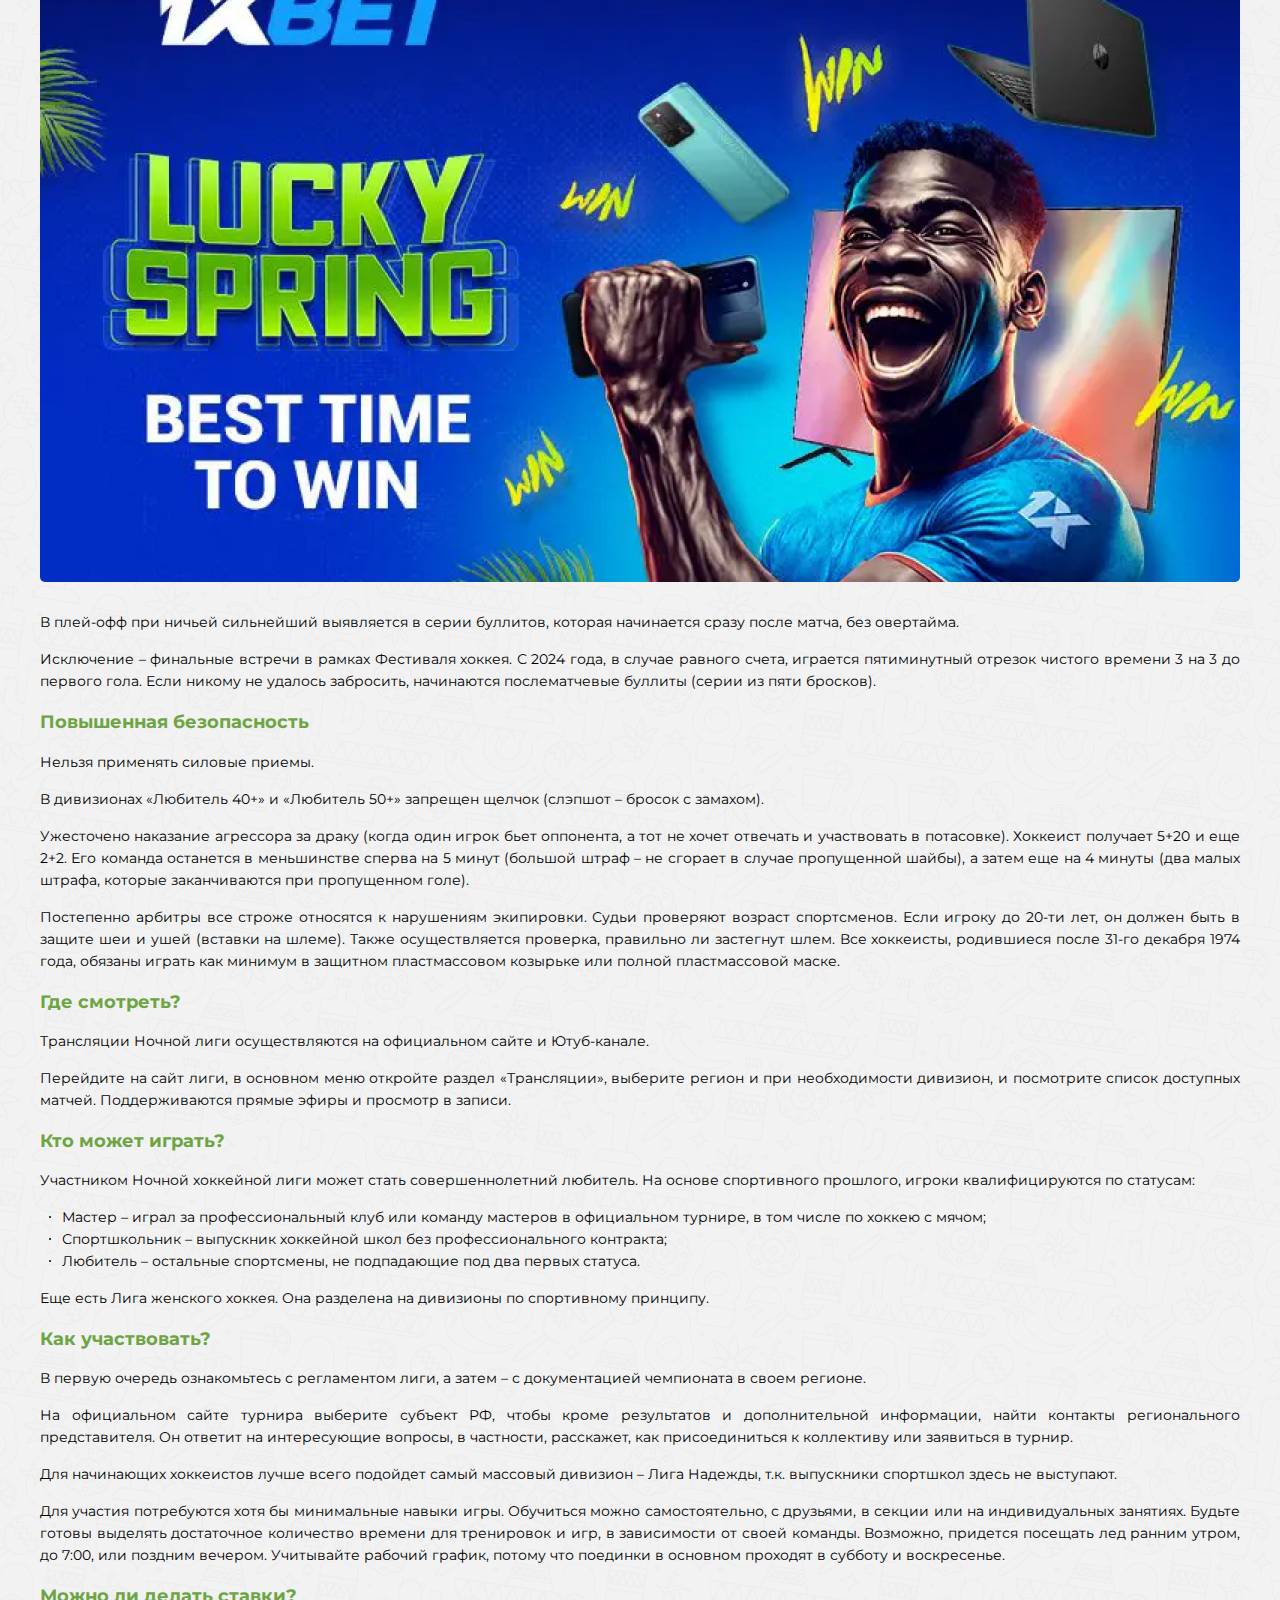
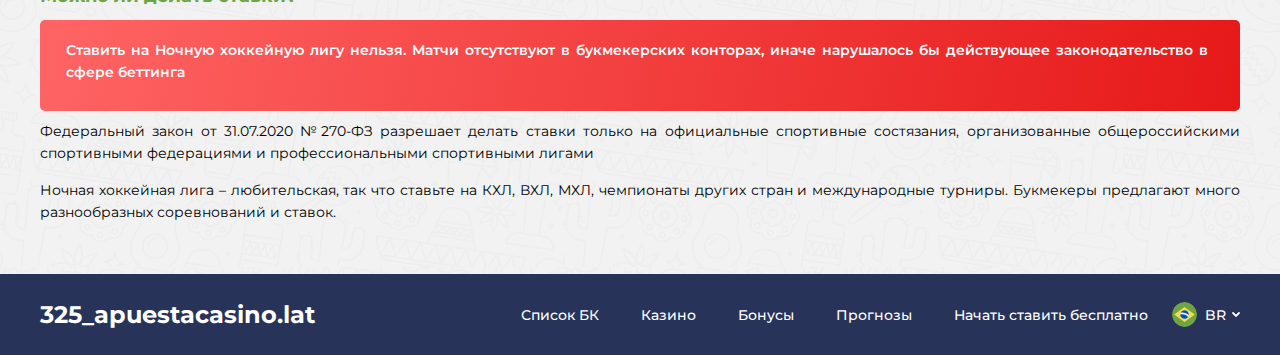
<file: article.html>
<!DOCTYPE html>
<html>
	<head>
		<meta http-equiv="Content-Type" content="text/html; charset=utf-8">

		<!-- Adapting the page for mobile devices -->
		<meta name="viewport" content="width=device-width, initial-scale=1, maximum-scale=1">

		<!-- Prohibition of phone number recognition -->
		<meta name="format-detection" content="telephone=no">
		<meta name="SKYPE_TOOLBAR" content ="SKYPE_TOOLBAR_PARSER_COMPATIBLE">

		<!-- Page title -->
		<title>Заголовок страницы</title>

		<!-- Meta description -->
		<meta name="description" content="">

		<!-- Meta Keywords -->
		<meta name="keywords" content="">

		<!-- Changing the color of the mobile browser panel -->
		<meta name="msapplication-TileColor" content="#F27216">
		<meta name="theme-color" content="#F27216">

		<!-- Connecting fonts from Google -->
		<link rel="preconnect" href="https://fonts.googleapis.com">
		<link rel="preconnect" href="https://fonts.gstatic.com" crossorigin>
		<link href="https://fonts.googleapis.com/css2?family=Montserrat:ital,wght@0,100..900;1,100..900&display=swap" rel="stylesheet">

		<!-- Connecting style files -->
		<link rel="stylesheet" href="css/swiper-bundle.min.css" async>
		<link rel="stylesheet" href="css/swiper.css" async>
		<link rel="stylesheet" href="css/styles.css" async>

		<link rel="stylesheet" href="css/response_1279.css" media="print, (max-width: 1279px)" async>
		<link rel="stylesheet" href="css/response_1023.css" media="print, (max-width: 1023px)" async>
		<link rel="stylesheet" href="css/response_767.css" media="print, (max-width: 767px)" async>
		<link rel="stylesheet" href="css/response_479.css" media="(max-width: 479px)" async>
	</head>

	<body>
		<div class="wrap">
			<div class="main">
				<header>
					<div class="scroll">
						<div class="cont row">
							<a href="/" class="logo">325_apuestacasino.lat</a>

							<nav class="menu row">
								<div class="menu_item">
									<a href="/">Список БК</a>
								</div>

								<div class="menu_item">
									<a href="/">Казино</a>
								</div>

								<div class="menu_item">
									<a href="/">Бонусы</a>
								</div>

								<div class="menu_item">
									<a href="/">Прогнозы</a>
								</div>

								<div class="menu_item">
									<a href="/">Начать ставить бесплатно</a>
								</div>
							</nav>

							<div class="langs modal_cont">
								<button class="btn mini_modal_btn" data-modal-id="#langs_modal">
									<img src="images/tmp/flag_br.svg" alt="" loading="lazy">

									<span>BR</span>

									<svg class="icon"><use xlink:href="images/sprite.svg#ic_arr_ver"></use></svg>
								</button>

								<div class="mini_modal" id="langs_modal">

								</div>
							</div>

							<button class="theme_btn">
								<svg class="icon"><use xlink:href="images/sprite.svg#ic_theme"></use></svg>
							</button>
						</div>
					</div>
				</header>


				<section class="mob_header">
					<div class="cont row">
						<a href="/" class="logo">325_apuestacasino.lat</a>

						<button class="theme_btn">
							<svg class="icon"><use xlink:href="images/sprite.svg#ic_theme"></use></svg>
						</button>

						<button class="mob_menu_btn">
							<svg class="icon"><use xlink:href="images/sprite.svg#ic_menu"></use></svg>
							<svg class="icon"><use xlink:href="images/sprite.svg#ic_close"></use></svg>
						</button>
					</div>
				</section>


				<section class="page_head small_m">
					<div class="cont">
						<div class="breadcrumbs black">
							<a href="/">Home</a>
							<span class="sep">></span>

							<a href="/">Прогнозы</a>
							<span class="sep">></span>

							<span class="current">Атлетико Хуракан – Тигре. Продолжит ли хозяева не проигрывать в чемпионате?</span>
						</div>

						<h1 class="page_title orange">Статья</h1>
					</div>
				</section>


				<section class="article_head">
					<div class="cont">
						<div class="data">
							<div class="image">
								<img src="images/tmp/article_head_img.jpg" alt="" loading="lazy">
							</div>

							<div class="info">
								<div class="author">
									<div class="label">
										<svg class="icon"><use xlink:href="images/sprite.svg#ic_user"></use></svg>
										<span>Автор</span>
									</div>

									<div class="name">Александр Моисеев</div>
								</div>

								<div>
									<div class="label">
										<svg class="icon"><use xlink:href="images/sprite.svg#ic_date"></use></svg>
										<span>Дата публикации</span>
									</div>

									<div class="val">01.09.2024</div>
								</div>

								<div>
									<div class="label">
										<svg class="icon"><use xlink:href="images/sprite.svg#ic_date"></use></svg>
										<span>Дата обновления</span>
									</div>

									<div class="val">11.07.2023</div>
								</div>

								<div>
									<div class="label">
										<svg class="icon"><use xlink:href="images/sprite.svg#ic_comments"></use></svg>
										<span>Комментарии</span>
									</div>

									<div class="val">34</div>
								</div>

								<div>
									<div class="label">
										<svg class="icon"><use xlink:href="images/sprite.svg#ic_views"></use></svg>
										<span>Количество просмотров</span>
									</div>

									<div class="val">14.3к</div>
								</div>
							</div>
						</div>
					</div>
				</section>


				<section class="article_info">
					<div class="cont">
						<div class="text_block">
							<p>Хоккей в России – один из самых популярных видов спорта. Для многих это вовсе спорт №1, особенно если учитывать результаты национальной сборной и выступление отечественных хоккеистов в лучшей лиге мира.</p>

							<p>НХЛ, правда здесь речь о Ночной хоккейной лиге, подтверждает популярность хоккея. И это при том, что начать занятия не так просто, как в том же футболе. Как минимум, требуются экипировка и ледовая площадка.</p>

							<p>Тем не менее, любительский хоккей в стране развивается, во многом за счет Ночной лиги – основному турниру страны среди непрофессиональных игроков.</p>

							<h2>Содержание</h2>

							<ol>
								<li>Что такое Ночная хоккейная лига?</li>
								<li>Как проходит турнир?</li>

								<li>
									Нюансы правил

									<ol>
										<li>Продолжительность матча</li>
										<li>Определение победителя</li>
										<li>Повышенная безопасность</li>
									</ol>
								</li>

								<li>Где смотреть?</li>
								<li>Кто может играть?</li>
								<li>Как участвовать?</li>
								<li>Можно ли делать ставки?</li>
							</ol>

							<h2>Атлетико Хуракан</h2>

							<p>Атлетико Хуракан с 30 марта 2024 года не знает поражений, скопив за это время удачную серию из 18 матчей. В крайнем поединке аргентинского чемпионата парни Франка Дарио Куделька несколько недожали, на выезде сыграв вничью с Аргентинос Хуниорс 0:0. Атлетико Хуракан располагается на 1 месте в турнирной таблице, заработав 24 очка, при соотношении голов 12:4. В гонке бомбардиров у «шара» лидирует Пуззетто, в активе которого 5 мячей и передача.</p>

							<p>На своей территории клуб провел 6 матчей в чемпионате, добыв в них 4 победы и 2 ничьи.</p>

							<a href="/" class="banner">
								<img src="images/tmp/text_banner.jpg" alt="" loading="lazy">
							</a>

							<h2>Что такое Ночная хоккейная лига?</h2>

							<p>Это турнир среди любительских команд со всех регионов страны. Играть вправе только совершеннолетние спортсмены.</p>

							<p>Ночная хоккейная лига разделена на 4 основных дивизиона:</p>

							<ul>
								<li>Любитель 40+;</li>
								<li>Любитель 50+;</li>
								<li>Лига Надежды (любители);</li>
								<li>Лига Мечты (любители и ученики спортшкол).</li>
							</ul>

							<div class="message green">Турнир объединяет коллективы более чем из 80 регионов РФ. Общее количество команд превышает 1300, это порядка 25 400 хоккеистов-любителей. Такие рекордные показатели были зафиксированы в сезоне 2023/24</div>

							<p>В первые 7 месяцев существования турнир назывался Российская любительская хоккейная лига. Почему Ночная хоккейная лига так называется сейчас? Это связано со временем поединков. Непосредственно ночью официальные матчи почти не проводятся, хотя иногда заканчиваются после полуночи. В основном, играют и тренируются в темное время суток – ранним утром или поздним вечером. То есть, до или после работы, а также в связи с тем, что в такое время ледовые площадки свободны, да и за аренду платить нужно меньше.</p>

							<h2>Как проходит турнир?</h2>

							<p>С сентября по март проходит региональный этап в каждом субъекте России. Региональные представительства устанавливают формат (в 1 или 2 круга, будет ли плей-офф), в зависимости от количества клубов и прочих нюансов. Но обязательно, каждый коллектив проводит минимум 15 игр.</p>

							<p>Соперники распределяются по 4 главным дивизионам. Если желающих посоревноваться много, происходит градация по географической принадлежности и/или уровню игры.</p>

							<p>Далее, в мае, в течение 2-х недель в Олимпийском парке в Сочи, организовывается Фестиваль хоккея – это решающая часть соревнований. На лед выходят победители региональных первенств.</p>

							<p>Около 200 команд делятся на 10 дивизионов, а затем – на группы. Проходит турнир в круговом формате. 8 лучших клубов отправляются в плей-офф, где определяется чемпион дивизиона. Остальные коллективы принимают участие в утешительном плей-офф.</p>

							<p>Также Фестиваль предполагает Гала-матч, в котором легенды хоккея играют со сборной Ночной лиги. Первую команду помимо выдающихся хоккеистов, например, Вячеслава Фетисова, Павла Буре, Игоря Ларионова, представляют государственные деятели, звезды шоу-бизнеса и другие известные личности. В составе второй играют региональные представители, лучшие игроки и активисты, которые способствуют развитию хоккея на любительском уровне.</p>

							<h2>Нюансы правил</h2>

							<p>Правила матчей в Ночной хоккейной лиге адаптированы к уровню спортсменов и для повышенной безопасности.</p>

							<h2>Продолжительность матча</h2>

							<p>Поединок длится 3 периода по 20 минут. В некоторых случаях, продолжительность уменьшается, например, в дивизионе «Любитель 50+». Только если профи играют «чистое» время (таймер останавливается, когда шайба не в игре), то в Ночной лиге «чистое» время фиксируется в таких случаях:</p>

							<ul>
								<li>При удалении;</li>

								<li>Последние 2 минуты встречи при условии, что разница в счете 3 шайбы и менее (здесь еще и фиксируются пробросы).</li>
							</ul>

							<p>Особое внимание судьи обращают на задержку игры, когда хоккеист держит шайбу коньком или клюшкой к борту. Если после команды рефери «Играть» спортсмен проигнорировал требование, игра останавливается, а нарушитель получает двухминутный штраф.</p>

							<h2>Определение победителя</h2>

							<p>В играх в регулярном сезоне возможна ничья. В таком случае оба соперника зарабатывают по 1 очку.</p>

							<a href="/" class="banner">
								<img src="images/tmp/text_banner.jpg" alt="" loading="lazy">
							</a>

							<p>В плей-офф при ничьей сильнейший выявляется в серии буллитов, которая начинается сразу после матча, без овертайма.</p>

							<p>Исключение – финальные встречи в рамках Фестиваля хоккея. С 2024 года, в случае равного счета, играется пятиминутный отрезок чистого времени 3 на 3 до первого гола. Если никому не удалось забросить, начинаются послематчевые буллиты (серии из пяти бросков).</p>

							<h2>Повышенная безопасность</h2>

							<p>Нельзя применять силовые приемы.</p>

							<p>В дивизионах «Любитель 40+» и «Любитель 50+» запрещен щелчок (слэпшот – бросок с замахом).</p>

							<p>Ужесточено наказание агрессора за драку (когда один игрок бьет оппонента, а тот не хочет отвечать и участвовать в потасовке). Хоккеист получает 5+20 и еще 2+2. Его команда останется в меньшинстве сперва на 5 минут (большой штраф – не сгорает в случае пропущенной шайбы), а затем еще на 4 минуты (два малых штрафа, которые заканчиваются при пропущенном голе).</p>

							<p>Постепенно арбитры все строже относятся к нарушениям экипировки. Судьи проверяют возраст спортсменов. Если игроку до 20-ти лет, он должен быть в защите шеи и ушей (вставки на шлеме). Также осуществляется проверка, правильно ли застегнут шлем. Все хоккеисты, родившиеся после 31-го декабря 1974 года, обязаны играть как минимум в защитном пластмассовом козырьке или полной пластмассовой маске.</p>

							<h2>Где смотреть?</h2>

							<p>Трансляции Ночной лиги осуществляются на официальном сайте и Ютуб-канале.</p>

							<p>Перейдите на сайт лиги, в основном меню откройте раздел «Трансляции», выберите регион и при необходимости дивизион, и посмотрите список доступных матчей. Поддерживаются прямые эфиры и просмотр в записи.</p>

							<h2>Кто может играть?</h2>

							<p>Участником Ночной хоккейной лиги может стать совершеннолетний любитель. На основе спортивного прошлого, игроки квалифицируются по статусам:</p>

							<ul>
								<li>Мастер – играл за профессиональный клуб или команду мастеров в официальном турнире, в том числе по хоккею с мячом;</li>

								<li>Спортшкольник – выпускник хоккейной школ без профессионального контракта;</li>

								<li>Любитель – остальные спортсмены, не подпадающие под два первых статуса.</li>
							</ul>

							<p>Еще есть Лига женского хоккея. Она разделена на дивизионы по спортивному принципу.</p>

							<h2>Как участвовать?</h2>

							<p>В первую очередь ознакомьтесь с регламентом лиги, а затем – с документацией чемпионата в своем регионе.</p>

							<p>На официальном сайте турнира выберите субъект РФ, чтобы кроме результатов и дополнительной информации, найти контакты регионального представителя. Он ответит на интересующие вопросы, в частности, расскажет, как присоединиться к коллективу или заявиться в турнир.</p>

							<p>Для начинающих хоккеистов лучше всего подойдет самый массовый дивизион – Лига Надежды, т.к. выпускники спортшкол здесь не выступают.</p>

							<p>Для участия потребуются хотя бы минимальные навыки игры. Обучиться можно самостоятельно, с друзьями, в секции или на индивидуальных занятиях. Будьте готовы выделять достаточное количество времени для тренировок и игр, в зависимости от своей команды. Возможно, придется посещать лед ранним утром, до 7:00, или поздним вечером. Учитывайте рабочий график, потому что поединки в основном проходят в субботу и воскресенье.</p>

							<h2 class="small_m">Можно ли делать ставки?</h2>

							<div class="message red small_m">Ставить на Ночную хоккейную лигу нельзя. Матчи отсутствуют в букмекерских конторах, иначе нарушалось бы действующее законодательство в сфере беттинга</div>

							<p>Федеральный закон от 31.07.2020 №270-ФЗ разрешает делать ставки только на официальные спортивные состязания, организованные общероссийскими спортивными федерациями и профессиональными спортивными лигами</p>

							<p>Ночная хоккейная лига – любительская, так что ставьте на КХЛ, ВХЛ, МХЛ, чемпионаты других стран и международные турниры. Букмекеры предлагают много разнообразных соревнований и ставок.</p>
						</div>
					</div>
				</section>
			</div>


			<footer>
				<div class="cont row">
					<div class="logo">325_apuestacasino.lat</div>

					<div class="menu row">
						<div class="menu_item">
							<a href="/">Список БК</a>
						</div>

						<div class="menu_item">
							<a href="/">Казино</a>
						</div>

						<div class="menu_item">
							<a href="/">Бонусы</a>
						</div>

						<div class="menu_item">
							<a href="/">Прогнозы</a>
						</div>

						<div class="menu_item">
							<a href="/">Начать ставить бесплатно</a>
						</div>
					</div>

					<div class="langs modal_cont">
						<button class="btn mini_modal_btn" data-modal-id="#langs_modal">
							<img src="images/tmp/flag_br.svg" alt="" loading="lazy">

							<span>BR</span>

							<svg class="icon"><use xlink:href="images/sprite.svg#ic_arr_ver"></use></svg>
						</button>

						<div class="mini_modal" id="langs_modal">

						</div>
					</div>
				</div>
			</footer>


			<div class="overlay"></div>
		</div>


		<!-- Connecting javascript files -->
		<script src="js/jquery-3.6.3.min.js"></script>
		<script src="js/functions.js"></script>
		<script src="js/swiper-bundle.min.js"></script>
		<script src="js/clipboard.min.js"></script>
		<script src="js/scripts.js"></script>
	</body>
</html>
</file>
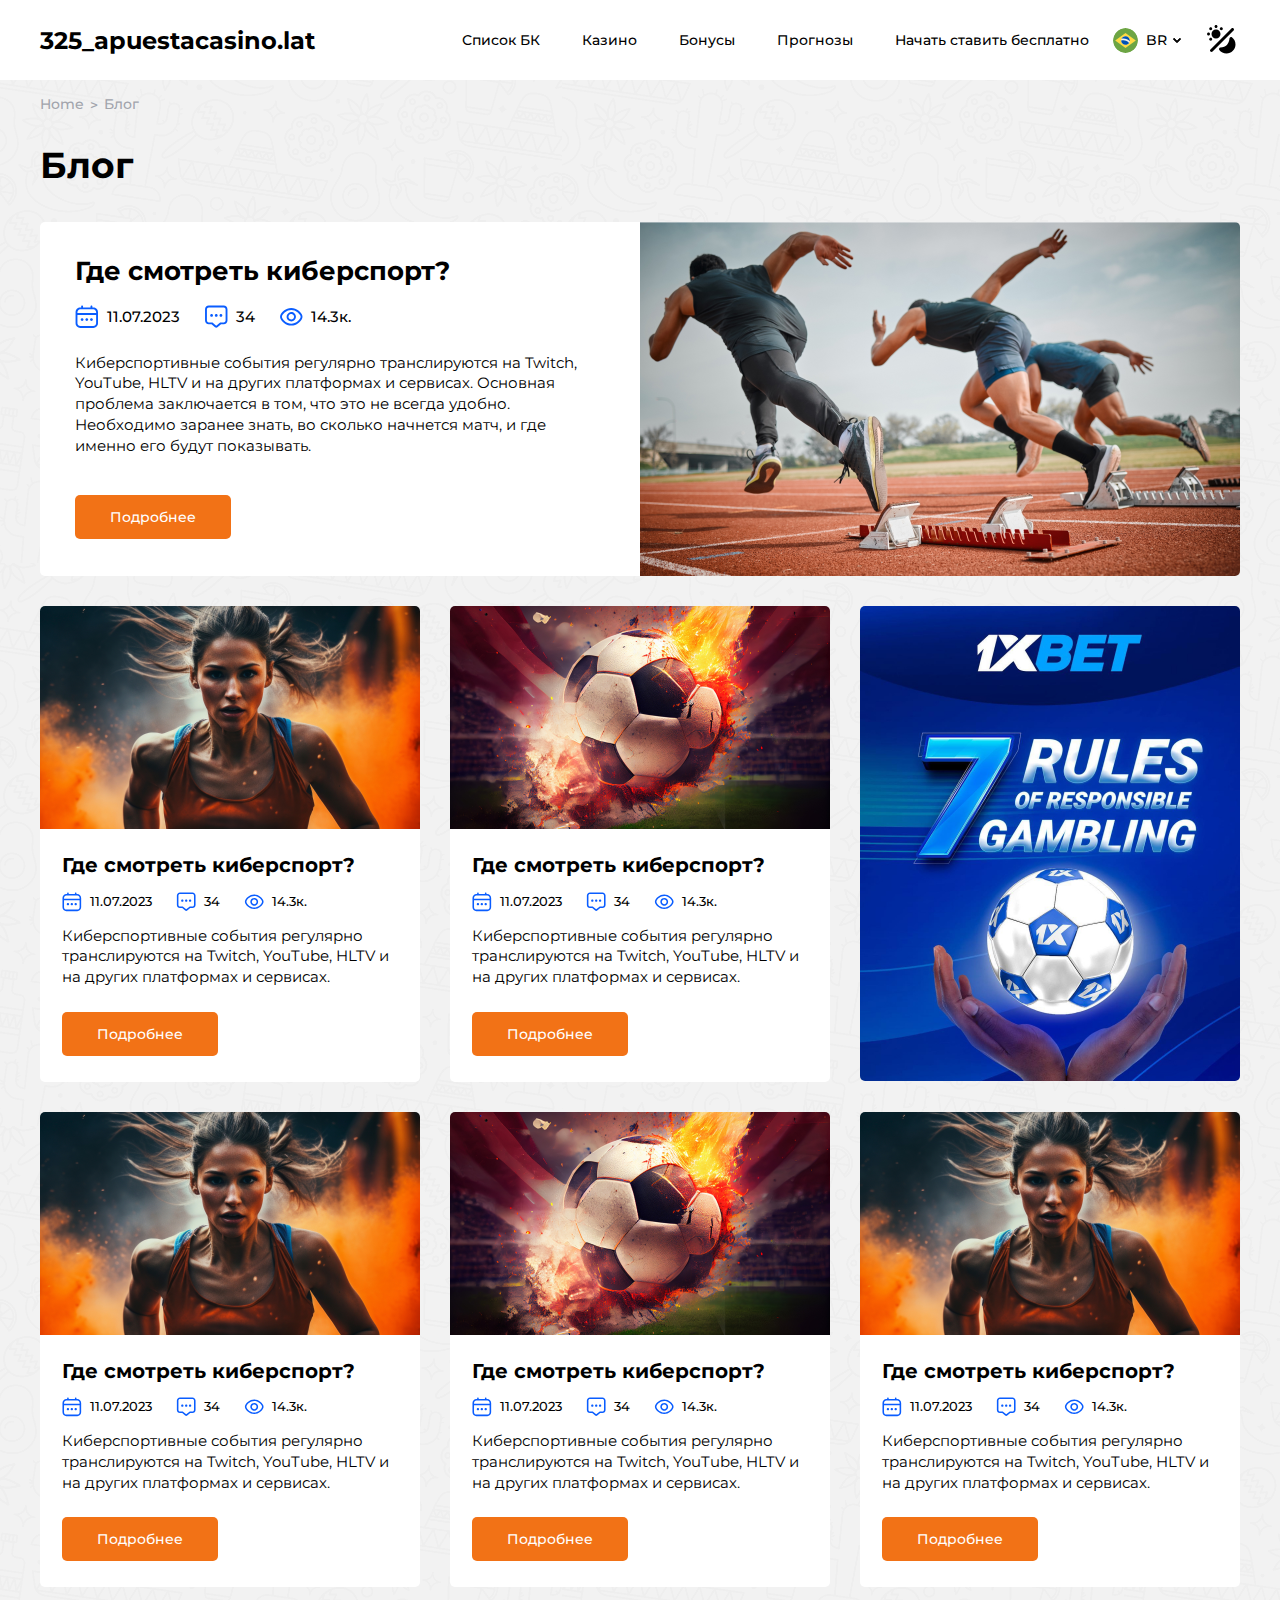
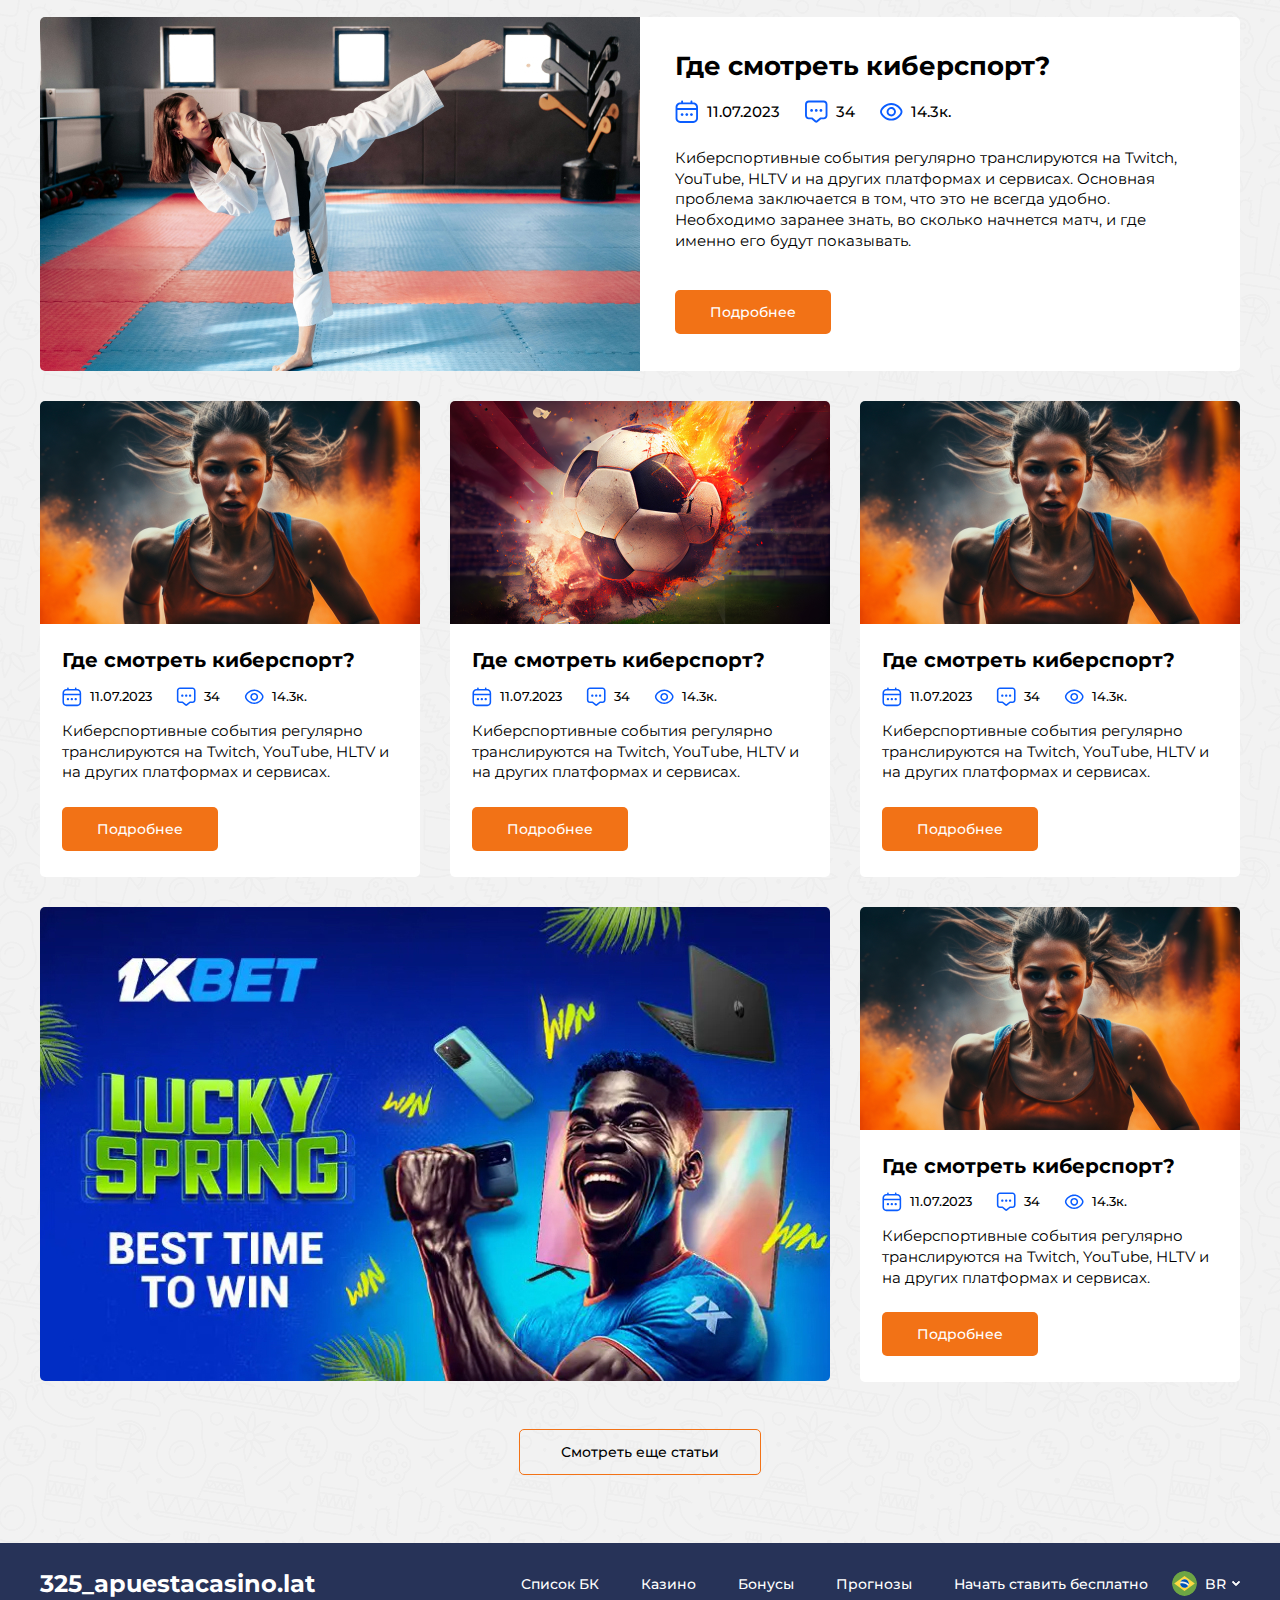
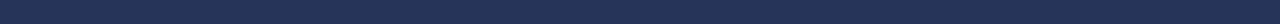
<file: articles.html>
<!DOCTYPE html>
<html>
	<head>
		<meta http-equiv="Content-Type" content="text/html; charset=utf-8">

		<!-- Adapting the page for mobile devices -->
		<meta name="viewport" content="width=device-width, initial-scale=1, maximum-scale=1">

		<!-- Prohibition of phone number recognition -->
		<meta name="format-detection" content="telephone=no">
		<meta name="SKYPE_TOOLBAR" content ="SKYPE_TOOLBAR_PARSER_COMPATIBLE">

		<!-- Page title -->
		<title>Заголовок страницы</title>

		<!-- Meta description -->
		<meta name="description" content="">

		<!-- Meta Keywords -->
		<meta name="keywords" content="">

		<!-- Changing the color of the mobile browser panel -->
		<meta name="msapplication-TileColor" content="#F27216">
		<meta name="theme-color" content="#F27216">

		<!-- Connecting fonts from Google -->
		<link rel="preconnect" href="https://fonts.googleapis.com">
		<link rel="preconnect" href="https://fonts.gstatic.com" crossorigin>
		<link href="https://fonts.googleapis.com/css2?family=Montserrat:ital,wght@0,100..900;1,100..900&display=swap" rel="stylesheet">

		<!-- Connecting style files -->
		<link rel="stylesheet" href="css/swiper-bundle.min.css" async>
		<link rel="stylesheet" href="css/swiper.css" async>
		<link rel="stylesheet" href="css/styles.css" async>

		<link rel="stylesheet" href="css/response_1279.css" media="print, (max-width: 1279px)" async>
		<link rel="stylesheet" href="css/response_1023.css" media="print, (max-width: 1023px)" async>
		<link rel="stylesheet" href="css/response_767.css" media="print, (max-width: 767px)" async>
		<link rel="stylesheet" href="css/response_479.css" media="(max-width: 479px)" async>
	</head>

	<body>
		<div class="wrap">
			<div class="main">
				<header>
					<div class="scroll">
						<div class="cont row">
							<a href="/" class="logo">325_apuestacasino.lat</a>

							<nav class="menu row">
								<div class="menu_item">
									<a href="/">Список БК</a>
								</div>

								<div class="menu_item">
									<a href="/">Казино</a>
								</div>

								<div class="menu_item">
									<a href="/">Бонусы</a>
								</div>

								<div class="menu_item">
									<a href="/">Прогнозы</a>
								</div>

								<div class="menu_item">
									<a href="/">Начать ставить бесплатно</a>
								</div>
							</nav>

							<div class="langs modal_cont">
								<button class="btn mini_modal_btn" data-modal-id="#langs_modal">
									<img src="images/tmp/flag_br.svg" alt="" loading="lazy">

									<span>BR</span>

									<svg class="icon"><use xlink:href="images/sprite.svg#ic_arr_ver"></use></svg>
								</button>

								<div class="mini_modal" id="langs_modal">

								</div>
							</div>

							<button class="theme_btn">
								<svg class="icon"><use xlink:href="images/sprite.svg#ic_theme"></use></svg>
							</button>
						</div>
					</div>
				</header>


				<section class="mob_header">
					<div class="cont row">
						<a href="/" class="logo">325_apuestacasino.lat</a>

						<button class="theme_btn">
							<svg class="icon"><use xlink:href="images/sprite.svg#ic_theme"></use></svg>
						</button>

						<button class="mob_menu_btn">
							<svg class="icon"><use xlink:href="images/sprite.svg#ic_menu"></use></svg>
							<svg class="icon"><use xlink:href="images/sprite.svg#ic_close"></use></svg>
						</button>
					</div>
				</section>


				<section class="page_head">
					<div class="cont">
						<div class="breadcrumbs">
							<a href="/">Home</a>
							<span class="sep">></span>

							<span class="current">Блог</span>
						</div>

						<h1 class="page_title">Блог</h1>
					</div>
				</section>


				<section class="articles">
					<div class="cont">
						<div class="row">
							<div class="article big">
								<div class="info">
									<div class="name">
										<a href="/">Где смотреть киберспорт?</a>
									</div>

									<div class="date">
										<svg class="icon"><use xlink:href="images/sprite.svg#ic_date"></use></svg>
										<span>11.07.2023</span>
									</div>

									<div class="comments_count">
										<svg class="icon"><use xlink:href="images/sprite.svg#ic_comments"></use></svg>
										<span>34</span>
									</div>

									<div class="views">
										<svg class="icon"><use xlink:href="images/sprite.svg#ic_views"></use></svg>
										<span>14.3к.</span>
									</div>

									<div class="desc">Киберспортивные события регулярно транслируются на Twitch, YouTube, HLTV и на других платформах и сервисах. Основная проблема заключается в том, что это не всегда удобно. Необходимо заранее знать, во сколько начнется матч, и где именно его будут показывать.</div>

									<div class="link">
										<a href="/">Подробнее</a>
									</div>
								</div>

								<a href="/" class="thumb">
									<img src="images/tmp/article_big_thumb1.jpg" alt="" loading="lazy">
								</a>
							</div>

							<div class="article">
								<a href="/" class="thumb">
									<img src="images/tmp/article_thumb1.jpg" alt="" loading="lazy">
								</a>

								<div class="info">
									<div class="name">
										<a href="/">Где смотреть киберспорт?</a>
									</div>

									<div class="date">
										<svg class="icon"><use xlink:href="images/sprite.svg#ic_date"></use></svg>
										<span>11.07.2023</span>
									</div>

									<div class="comments_count">
										<svg class="icon"><use xlink:href="images/sprite.svg#ic_comments"></use></svg>
										<span>34</span>
									</div>

									<div class="views">
										<svg class="icon"><use xlink:href="images/sprite.svg#ic_views"></use></svg>
										<span>14.3к.</span>
									</div>

									<div class="desc">Киберспортивные события регулярно транслируются на Twitch, YouTube, HLTV и на других платформах и сервисах.</div>

									<div class="link">
										<a href="/">Подробнее</a>
									</div>
								</div>
							</div>

							<div class="article">
								<a href="/" class="thumb">
									<img src="images/tmp/article_thumb2.jpg" alt="" loading="lazy">
								</a>

								<div class="info">
									<div class="name">
										<a href="/">Где смотреть киберспорт?</a>
									</div>

									<div class="date">
										<svg class="icon"><use xlink:href="images/sprite.svg#ic_date"></use></svg>
										<span>11.07.2023</span>
									</div>

									<div class="comments_count">
										<svg class="icon"><use xlink:href="images/sprite.svg#ic_comments"></use></svg>
										<span>34</span>
									</div>

									<div class="views">
										<svg class="icon"><use xlink:href="images/sprite.svg#ic_views"></use></svg>
										<span>14.3к.</span>
									</div>

									<div class="desc">Киберспортивные события регулярно транслируются на Twitch, YouTube, HLTV и на других платформах и сервисах.</div>

									<div class="link">
										<a href="/">Подробнее</a>
									</div>
								</div>
							</div>

							<a href="/" class="banner">
								<img src="images/tmp/articles_banner.jpg" alt="" loading="lazy">
							</a>

							<div class="article">
								<a href="/" class="thumb">
									<img src="images/tmp/article_thumb1.jpg" alt="" loading="lazy">
								</a>

								<div class="info">
									<div class="name">
										<a href="/">Где смотреть киберспорт?</a>
									</div>

									<div class="date">
										<svg class="icon"><use xlink:href="images/sprite.svg#ic_date"></use></svg>
										<span>11.07.2023</span>
									</div>

									<div class="comments_count">
										<svg class="icon"><use xlink:href="images/sprite.svg#ic_comments"></use></svg>
										<span>34</span>
									</div>

									<div class="views">
										<svg class="icon"><use xlink:href="images/sprite.svg#ic_views"></use></svg>
										<span>14.3к.</span>
									</div>

									<div class="desc">Киберспортивные события регулярно транслируются на Twitch, YouTube, HLTV и на других платформах и сервисах.</div>

									<div class="link">
										<a href="/">Подробнее</a>
									</div>
								</div>
							</div>

							<div class="article">
								<a href="/" class="thumb">
									<img src="images/tmp/article_thumb2.jpg" alt="" loading="lazy">
								</a>

								<div class="info">
									<div class="name">
										<a href="/">Где смотреть киберспорт?</a>
									</div>

									<div class="date">
										<svg class="icon"><use xlink:href="images/sprite.svg#ic_date"></use></svg>
										<span>11.07.2023</span>
									</div>

									<div class="comments_count">
										<svg class="icon"><use xlink:href="images/sprite.svg#ic_comments"></use></svg>
										<span>34</span>
									</div>

									<div class="views">
										<svg class="icon"><use xlink:href="images/sprite.svg#ic_views"></use></svg>
										<span>14.3к.</span>
									</div>

									<div class="desc">Киберспортивные события регулярно транслируются на Twitch, YouTube, HLTV и на других платформах и сервисах.</div>

									<div class="link">
										<a href="/">Подробнее</a>
									</div>
								</div>
							</div>

							<div class="article">
								<a href="/" class="thumb">
									<img src="images/tmp/article_thumb1.jpg" alt="" loading="lazy">
								</a>

								<div class="info">
									<div class="name">
										<a href="/">Где смотреть киберспорт?</a>
									</div>

									<div class="date">
										<svg class="icon"><use xlink:href="images/sprite.svg#ic_date"></use></svg>
										<span>11.07.2023</span>
									</div>

									<div class="comments_count">
										<svg class="icon"><use xlink:href="images/sprite.svg#ic_comments"></use></svg>
										<span>34</span>
									</div>

									<div class="views">
										<svg class="icon"><use xlink:href="images/sprite.svg#ic_views"></use></svg>
										<span>14.3к.</span>
									</div>

									<div class="desc">Киберспортивные события регулярно транслируются на Twitch, YouTube, HLTV и на других платформах и сервисах.</div>

									<div class="link">
										<a href="/">Подробнее</a>
									</div>
								</div>
							</div>

							<div class="article big">
								<a href="/" class="thumb">
									<img src="images/tmp/article_big_thumb2.jpg" alt="" loading="lazy">
								</a>

								<div class="info">
									<div class="name">
										<a href="/">Где смотреть киберспорт?</a>
									</div>

									<div class="date">
										<svg class="icon"><use xlink:href="images/sprite.svg#ic_date"></use></svg>
										<span>11.07.2023</span>
									</div>

									<div class="comments_count">
										<svg class="icon"><use xlink:href="images/sprite.svg#ic_comments"></use></svg>
										<span>34</span>
									</div>

									<div class="views">
										<svg class="icon"><use xlink:href="images/sprite.svg#ic_views"></use></svg>
										<span>14.3к.</span>
									</div>

									<div class="desc">Киберспортивные события регулярно транслируются на Twitch, YouTube, HLTV и на других платформах и сервисах. Основная проблема заключается в том, что это не всегда удобно. Необходимо заранее знать, во сколько начнется матч, и где именно его будут показывать.</div>

									<div class="link">
										<a href="/">Подробнее</a>
									</div>
								</div>
							</div>

							<div class="article">
								<a href="/" class="thumb">
									<img src="images/tmp/article_thumb1.jpg" alt="" loading="lazy">
								</a>

								<div class="info">
									<div class="name">
										<a href="/">Где смотреть киберспорт?</a>
									</div>

									<div class="date">
										<svg class="icon"><use xlink:href="images/sprite.svg#ic_date"></use></svg>
										<span>11.07.2023</span>
									</div>

									<div class="comments_count">
										<svg class="icon"><use xlink:href="images/sprite.svg#ic_comments"></use></svg>
										<span>34</span>
									</div>

									<div class="views">
										<svg class="icon"><use xlink:href="images/sprite.svg#ic_views"></use></svg>
										<span>14.3к.</span>
									</div>

									<div class="desc">Киберспортивные события регулярно транслируются на Twitch, YouTube, HLTV и на других платформах и сервисах.</div>

									<div class="link">
										<a href="/">Подробнее</a>
									</div>
								</div>
							</div>

							<div class="article">
								<a href="/" class="thumb">
									<img src="images/tmp/article_thumb2.jpg" alt="" loading="lazy">
								</a>

								<div class="info">
									<div class="name">
										<a href="/">Где смотреть киберспорт?</a>
									</div>

									<div class="date">
										<svg class="icon"><use xlink:href="images/sprite.svg#ic_date"></use></svg>
										<span>11.07.2023</span>
									</div>

									<div class="comments_count">
										<svg class="icon"><use xlink:href="images/sprite.svg#ic_comments"></use></svg>
										<span>34</span>
									</div>

									<div class="views">
										<svg class="icon"><use xlink:href="images/sprite.svg#ic_views"></use></svg>
										<span>14.3к.</span>
									</div>

									<div class="desc">Киберспортивные события регулярно транслируются на Twitch, YouTube, HLTV и на других платформах и сервисах.</div>

									<div class="link">
										<a href="/">Подробнее</a>
									</div>
								</div>
							</div>

							<div class="article">
								<a href="/" class="thumb">
									<img src="images/tmp/article_thumb1.jpg" alt="" loading="lazy">
								</a>

								<div class="info">
									<div class="name">
										<a href="/">Где смотреть киберспорт?</a>
									</div>

									<div class="date">
										<svg class="icon"><use xlink:href="images/sprite.svg#ic_date"></use></svg>
										<span>11.07.2023</span>
									</div>

									<div class="comments_count">
										<svg class="icon"><use xlink:href="images/sprite.svg#ic_comments"></use></svg>
										<span>34</span>
									</div>

									<div class="views">
										<svg class="icon"><use xlink:href="images/sprite.svg#ic_views"></use></svg>
										<span>14.3к.</span>
									</div>

									<div class="desc">Киберспортивные события регулярно транслируются на Twitch, YouTube, HLTV и на других платформах и сервисах.</div>

									<div class="link">
										<a href="/">Подробнее</a>
									</div>
								</div>
							</div>

							<a href="/" class="banner middle">
								<img src="images/tmp/articles_banner2.jpg" alt="" loading="lazy">
							</a>

							<div class="article">
								<a href="/" class="thumb">
									<img src="images/tmp/article_thumb1.jpg" alt="" loading="lazy">
								</a>

								<div class="info">
									<div class="name">
										<a href="/">Где смотреть киберспорт?</a>
									</div>

									<div class="date">
										<svg class="icon"><use xlink:href="images/sprite.svg#ic_date"></use></svg>
										<span>11.07.2023</span>
									</div>

									<div class="comments_count">
										<svg class="icon"><use xlink:href="images/sprite.svg#ic_comments"></use></svg>
										<span>34</span>
									</div>

									<div class="views">
										<svg class="icon"><use xlink:href="images/sprite.svg#ic_views"></use></svg>
										<span>14.3к.</span>
									</div>

									<div class="desc">Киберспортивные события регулярно транслируются на Twitch, YouTube, HLTV и на других платформах и сервисах.</div>

									<div class="link">
										<a href="/">Подробнее</a>
									</div>
								</div>
							</div>
						</div>

						<div class="load_more">
							<button class="btn">Смотреть еще статьи</button>
						</div>
					</div>
				</section>
			</div>


			<footer>
				<div class="cont row">
					<div class="logo">325_apuestacasino.lat</div>

					<div class="menu row">
						<div class="menu_item">
							<a href="/">Список БК</a>
						</div>

						<div class="menu_item">
							<a href="/">Казино</a>
						</div>

						<div class="menu_item">
							<a href="/">Бонусы</a>
						</div>

						<div class="menu_item">
							<a href="/">Прогнозы</a>
						</div>

						<div class="menu_item">
							<a href="/">Начать ставить бесплатно</a>
						</div>
					</div>

					<div class="langs modal_cont">
						<button class="btn mini_modal_btn" data-modal-id="#langs_modal">
							<img src="images/tmp/flag_br.svg" alt="" loading="lazy">

							<span>BR</span>

							<svg class="icon"><use xlink:href="images/sprite.svg#ic_arr_ver"></use></svg>
						</button>

						<div class="mini_modal" id="langs_modal">

						</div>
					</div>
				</div>
			</footer>


			<div class="overlay"></div>
		</div>


		<!-- Connecting javascript files -->
		<script src="js/jquery-3.6.3.min.js"></script>
		<script src="js/functions.js"></script>
		<script src="js/swiper-bundle.min.js"></script>
		<script src="js/clipboard.min.js"></script>
		<script src="js/scripts.js"></script>
	</body>
</html>
</file>
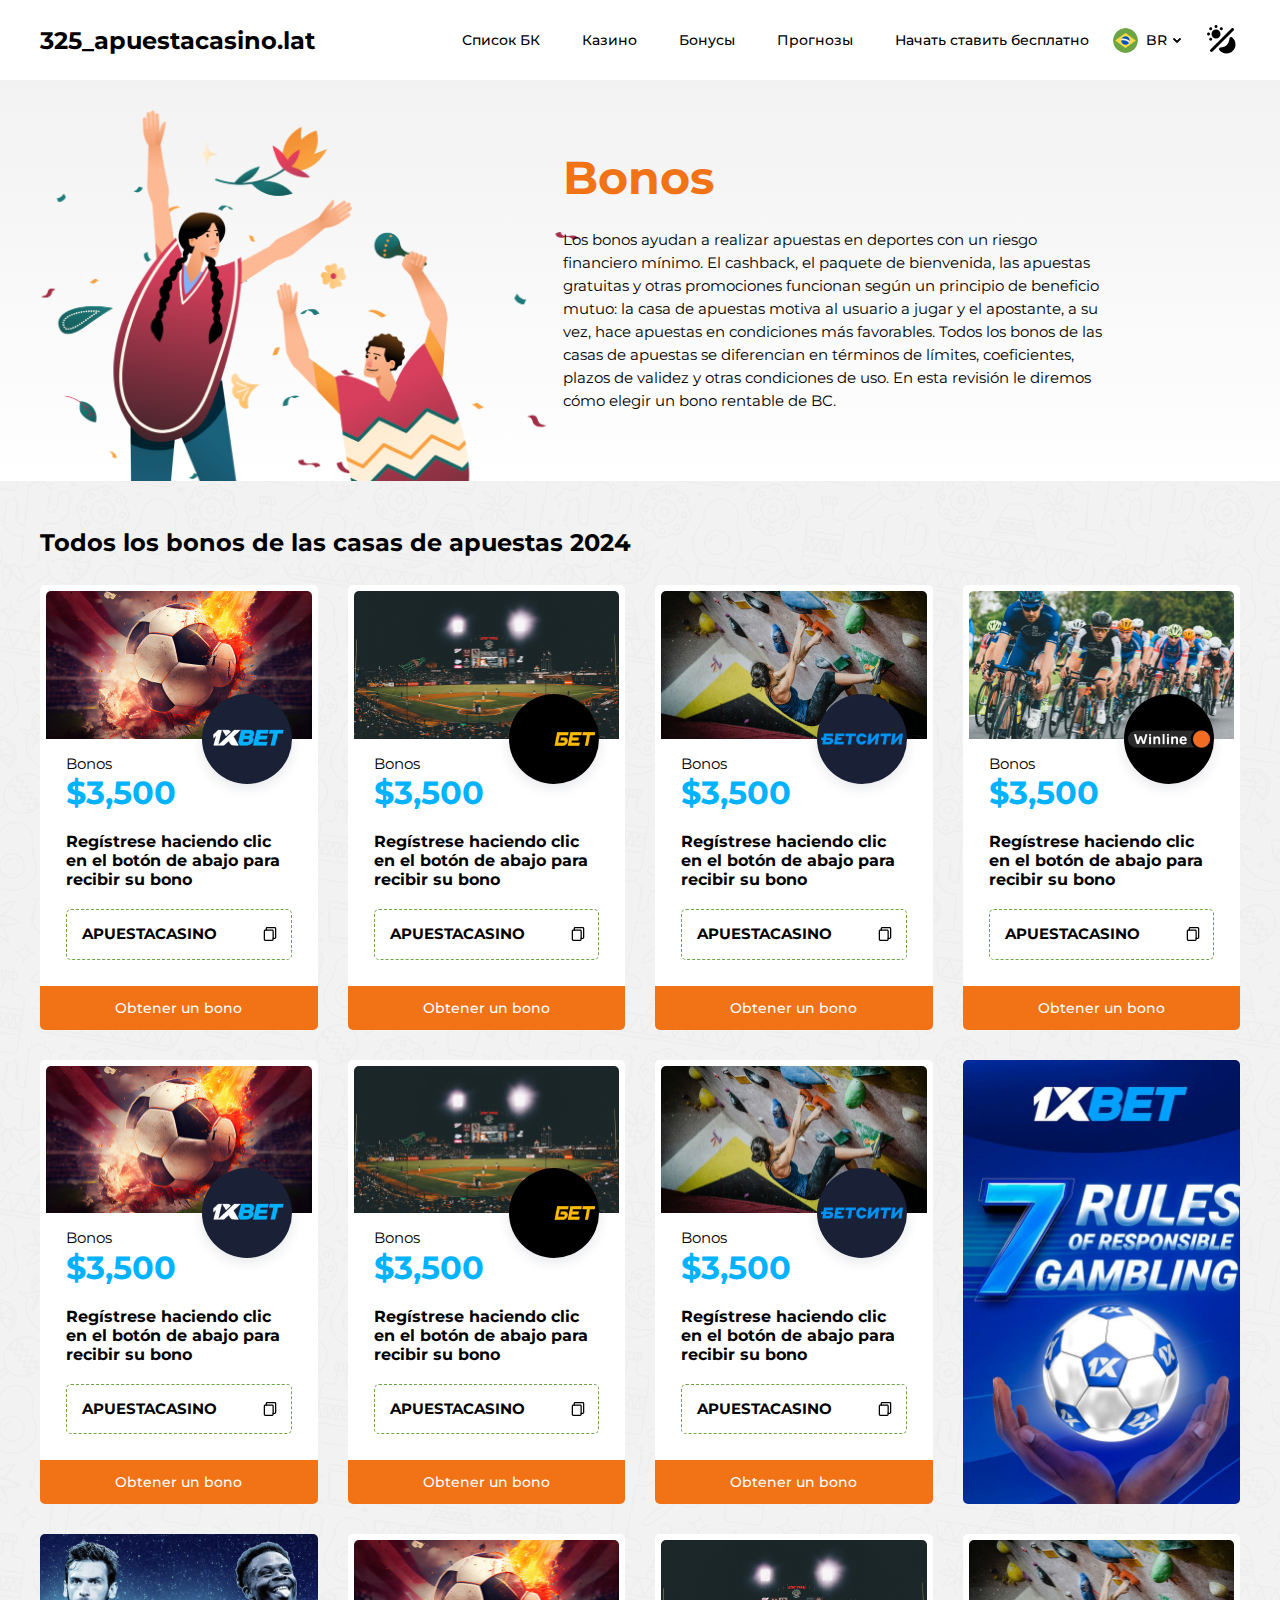
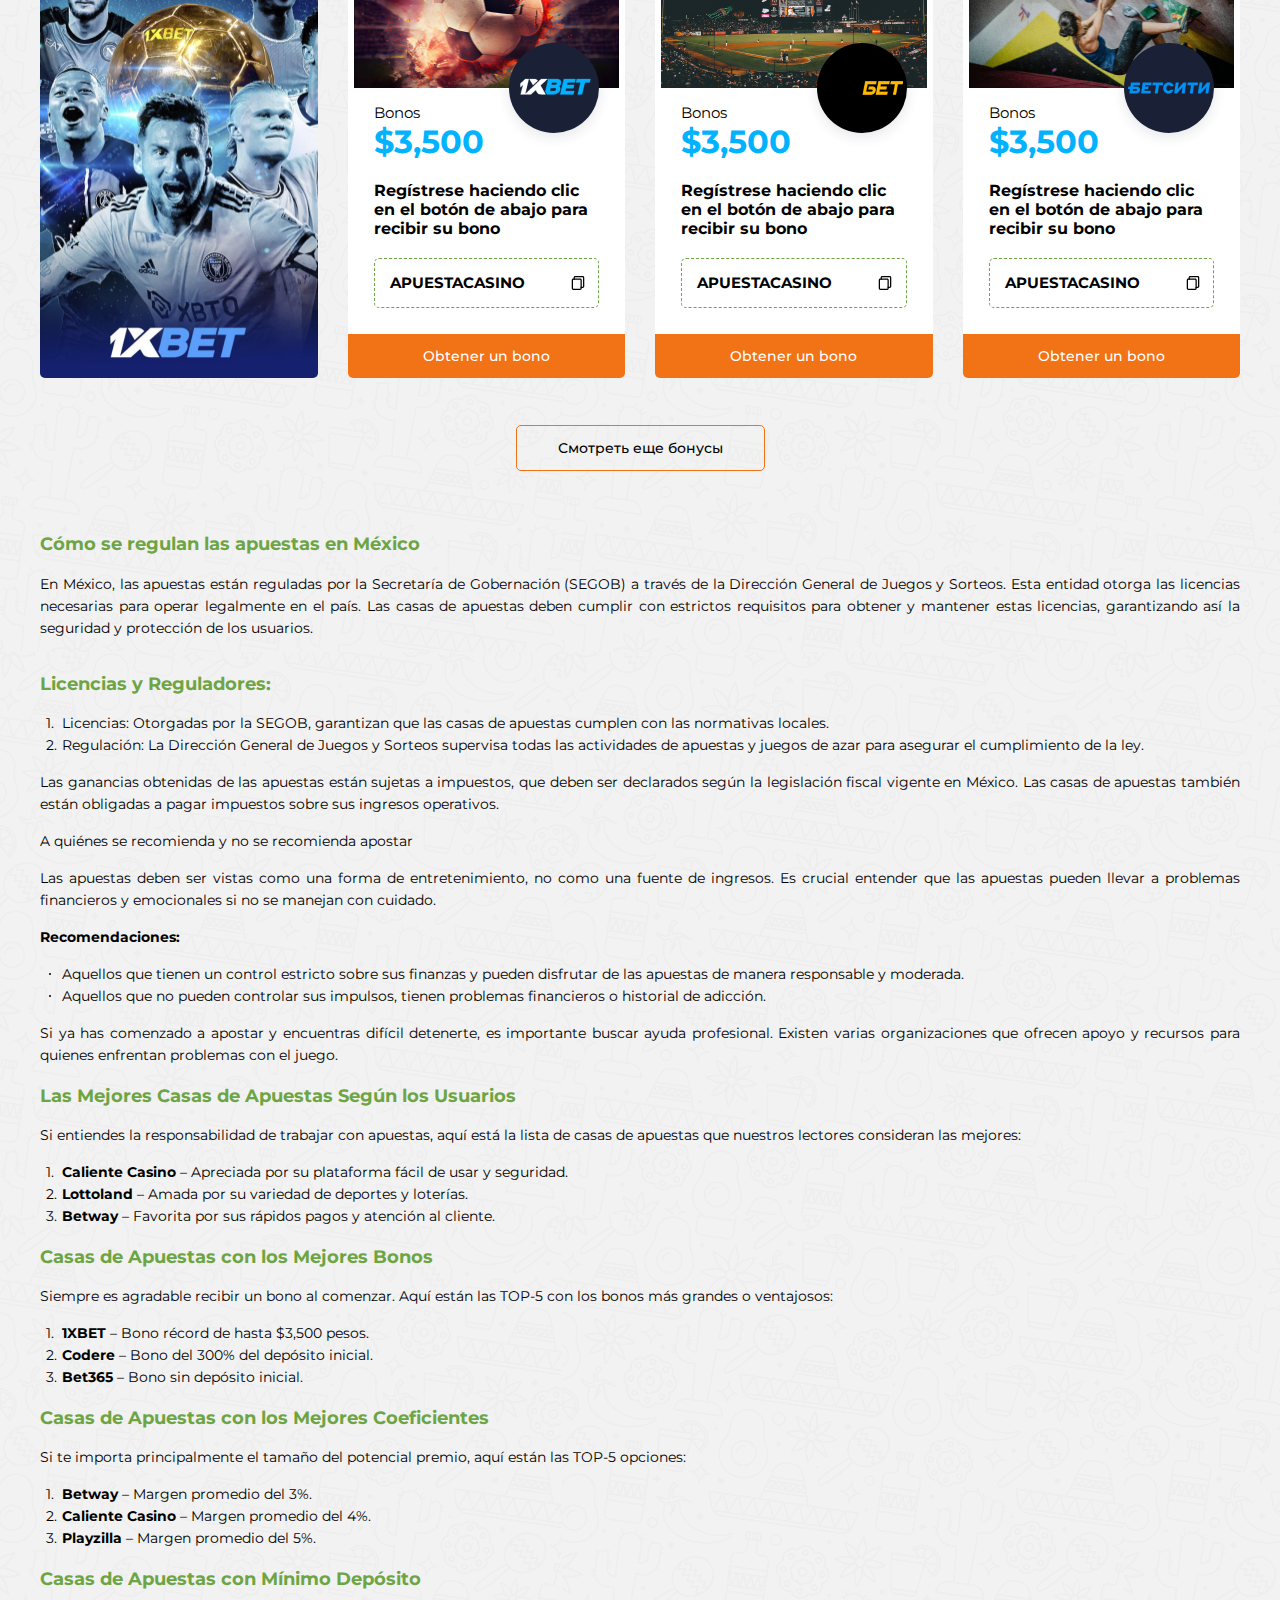
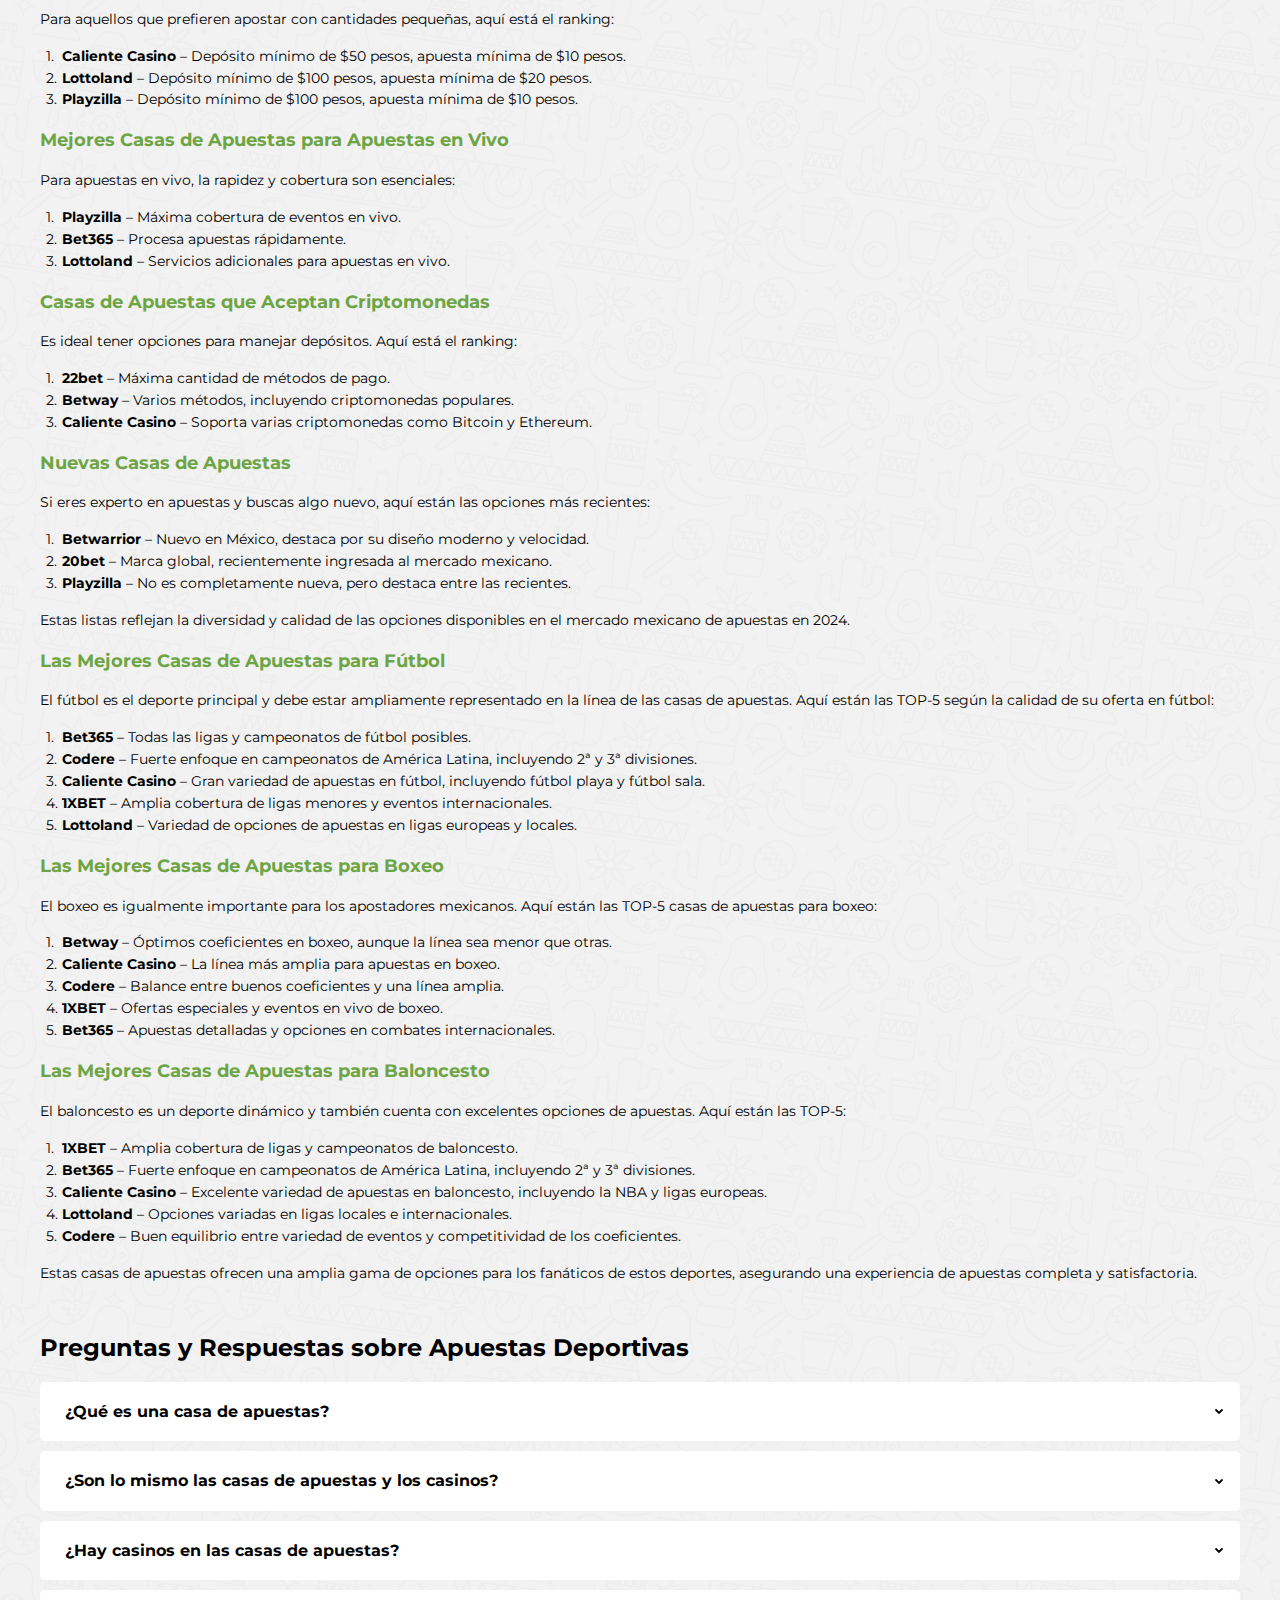
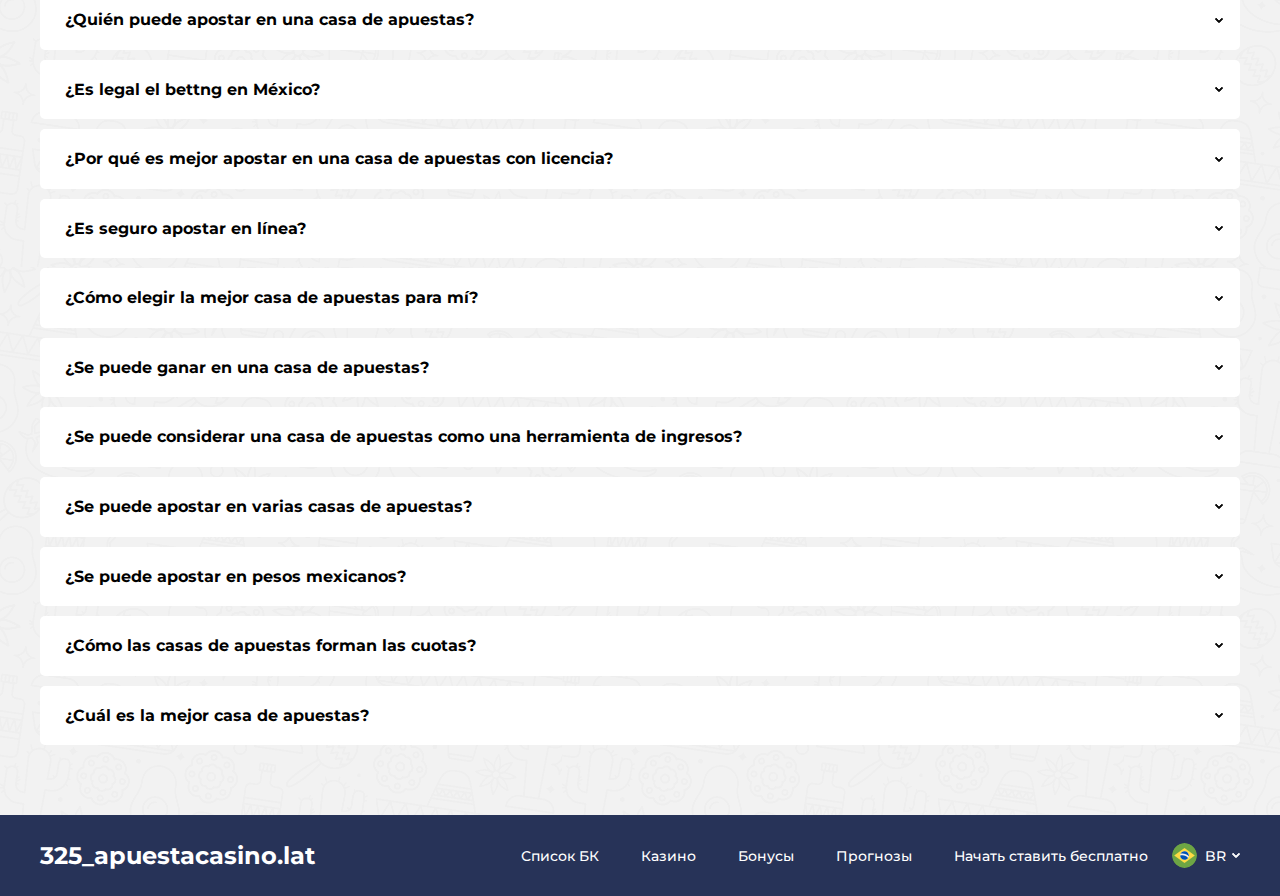
<file: bonuses.html>
<!DOCTYPE html>
<html>
	<head>
		<meta http-equiv="Content-Type" content="text/html; charset=utf-8">

		<!-- Adapting the page for mobile devices -->
		<meta name="viewport" content="width=device-width, initial-scale=1, maximum-scale=1">

		<!-- Prohibition of phone number recognition -->
		<meta name="format-detection" content="telephone=no">
		<meta name="SKYPE_TOOLBAR" content ="SKYPE_TOOLBAR_PARSER_COMPATIBLE">

		<!-- Page title -->
		<title>Заголовок страницы</title>

		<!-- Meta description -->
		<meta name="description" content="">

		<!-- Meta Keywords -->
		<meta name="keywords" content="">

		<!-- Changing the color of the mobile browser panel -->
		<meta name="msapplication-TileColor" content="#F27216">
		<meta name="theme-color" content="#F27216">

		<!-- Connecting fonts from Google -->
		<link rel="preconnect" href="https://fonts.googleapis.com">
		<link rel="preconnect" href="https://fonts.gstatic.com" crossorigin>
		<link href="https://fonts.googleapis.com/css2?family=Montserrat:ital,wght@0,100..900;1,100..900&display=swap" rel="stylesheet">

		<!-- Connecting style files -->
		<link rel="stylesheet" href="css/swiper-bundle.min.css" async>
		<link rel="stylesheet" href="css/swiper.css" async>
		<link rel="stylesheet" href="css/styles.css" async>

		<link rel="stylesheet" href="css/response_1279.css" media="print, (max-width: 1279px)" async>
		<link rel="stylesheet" href="css/response_1023.css" media="print, (max-width: 1023px)" async>
		<link rel="stylesheet" href="css/response_767.css" media="print, (max-width: 767px)" async>
		<link rel="stylesheet" href="css/response_479.css" media="(max-width: 479px)" async>
	</head>

	<body>
		<div class="wrap">
			<div class="main">
				<header>
					<div class="scroll">
						<div class="cont row">
							<a href="/" class="logo">325_apuestacasino.lat</a>

							<nav class="menu row">
								<div class="menu_item">
									<a href="/">Список БК</a>
								</div>

								<div class="menu_item">
									<a href="/">Казино</a>
								</div>

								<div class="menu_item">
									<a href="/">Бонусы</a>
								</div>

								<div class="menu_item">
									<a href="/">Прогнозы</a>
								</div>

								<div class="menu_item">
									<a href="/">Начать ставить бесплатно</a>
								</div>
							</nav>

							<div class="langs modal_cont">
								<button class="btn mini_modal_btn" data-modal-id="#langs_modal">
									<img src="images/tmp/flag_br.svg" alt="" loading="lazy">

									<span>BR</span>

									<svg class="icon"><use xlink:href="images/sprite.svg#ic_arr_ver"></use></svg>
								</button>

								<div class="mini_modal" id="langs_modal">

								</div>
							</div>

							<button class="theme_btn">
								<svg class="icon"><use xlink:href="images/sprite.svg#ic_theme"></use></svg>
							</button>
						</div>
					</div>
				</header>


				<section class="mob_header">
					<div class="cont row">
						<a href="/" class="logo">325_apuestacasino.lat</a>

						<button class="theme_btn">
							<svg class="icon"><use xlink:href="images/sprite.svg#ic_theme"></use></svg>
						</button>

						<button class="mob_menu_btn">
							<svg class="icon"><use xlink:href="images/sprite.svg#ic_menu"></use></svg>
							<svg class="icon"><use xlink:href="images/sprite.svg#ic_close"></use></svg>
						</button>
					</div>
				</section>


				<section class="first_section">
					<div class="cont">
						<div class="data">
							<div class="title">Bonos</div>

							<div class="text_block">
								<p>Los bonos ayudan a realizar apuestas en deportes con un riesgo financiero mínimo. El cashback, el paquete de bienvenida, las apuestas gratuitas y otras promociones funcionan según un principio de beneficio mutuo: la casa de apuestas motiva al usuario a jugar y el apostante, a su vez, hace apuestas en condiciones más favorables. Todos los bonos de las casas de apuestas se diferencian en términos de límites, coeficientes, plazos de validez y otras condiciones de uso. En esta revisión le diremos cómo elegir un bono rentable de BC.</p>
							</div>
						</div>
					</div>

					<img src="images/tmp/first_section_bonuses_img.png" alt="" class="img bonuses_img" loading="lazy">
				</section>


				<section class="bonuses">
					<div class="cont">
						<div class="block_head">
							<div class="title">Todos los bonos de las casas de apuestas 2024</div>
						</div>

						<div class="row">
							<div class="item">
								<div class="thumb">
									<img src="images/tmp/bonuses_thumb1.jpg" alt="" loading="lazy">

									<div class="logo">
										<img src="images/tmp/bonuses_bookmark_logo1.png" alt="" loading="lazy">
									</div>
								</div>

								<div class="info">
									<div class="bonus">
										<div class="label">Bonos</div>
										<div class="val">$3,500</div>
									</div>

									<div class="name">Regístrese haciendo clic en el botón de abajo para recibir su bono</div>

									<div class="code">
										<span>APUESTACASINO</span>

										<button class="copy_btn" data-clipboard-text="APUESTACASINO">
											<svg class="icon"><use xlink:href="images/sprite.svg#ic_copy"></use></svg>
										</button>
									</div>
								</div>

								<div class="link">
									<a href="/">Obtener un bono</a>
								</div>
							</div>

							<div class="item">
								<div class="thumb">
									<img src="images/tmp/bonuses_thumb2.jpg" alt="" loading="lazy">

									<div class="logo black">
										<img src="images/tmp/bonuses_bookmark_logo2.png" alt="" loading="lazy">
									</div>
								</div>

								<div class="info">
									<div class="bonus">
										<div class="label">Bonos</div>
										<div class="val">$3,500</div>
									</div>

									<div class="name">Regístrese haciendo clic en el botón de abajo para recibir su bono</div>

									<div class="code">
										<span>APUESTACASINO</span>

										<button class="copy_btn" data-clipboard-text="APUESTACASINO">
											<svg class="icon"><use xlink:href="images/sprite.svg#ic_copy"></use></svg>
										</button>
									</div>
								</div>

								<div class="link">
									<a href="/">Obtener un bono</a>
								</div>
							</div>

							<div class="item">
								<div class="thumb">
									<img src="images/tmp/bonuses_thumb3.jpg" alt="" loading="lazy">

									<div class="logo">
										<img src="images/tmp/bonuses_bookmark_logo3.png" alt="" loading="lazy">
									</div>
								</div>

								<div class="info">
									<div class="bonus">
										<div class="label">Bonos</div>
										<div class="val">$3,500</div>
									</div>

									<div class="name">Regístrese haciendo clic en el botón de abajo para recibir su bono</div>

									<div class="code">
										<span>APUESTACASINO</span>

										<button class="copy_btn" data-clipboard-text="APUESTACASINO">
											<svg class="icon"><use xlink:href="images/sprite.svg#ic_copy"></use></svg>
										</button>
									</div>
								</div>

								<div class="link">
									<a href="/">Obtener un bono</a>
								</div>
							</div>

							<a href="/" class="banner mob_banner">
								<img src="images/tmp/mob_bonuses_banner.jpg" alt="" loading="lazy">
							</a>

							<div class="item">
								<div class="thumb">
									<img src="images/tmp/bonuses_thumb4.jpg" alt="" loading="lazy">

									<div class="logo black">
										<img src="images/tmp/bonuses_bookmark_logo4.png" alt="" loading="lazy">
									</div>
								</div>

								<div class="info">
									<div class="bonus">
										<div class="label">Bonos</div>
										<div class="val">$3,500</div>
									</div>

									<div class="name">Regístrese haciendo clic en el botón de abajo para recibir su bono</div>

									<div class="code">
										<span>APUESTACASINO</span>

										<button class="copy_btn" data-clipboard-text="APUESTACASINO">
											<svg class="icon"><use xlink:href="images/sprite.svg#ic_copy"></use></svg>
										</button>
									</div>
								</div>

								<div class="link">
									<a href="/">Obtener un bono</a>
								</div>
							</div>

							<div class="item">
								<div class="thumb">
									<img src="images/tmp/bonuses_thumb1.jpg" alt="" loading="lazy">

									<div class="logo">
										<img src="images/tmp/bonuses_bookmark_logo1.png" alt="" loading="lazy">
									</div>
								</div>

								<div class="info">
									<div class="bonus">
										<div class="label">Bonos</div>
										<div class="val">$3,500</div>
									</div>

									<div class="name">Regístrese haciendo clic en el botón de abajo para recibir su bono</div>

									<div class="code">
										<span>APUESTACASINO</span>

										<button class="copy_btn" data-clipboard-text="APUESTACASINO">
											<svg class="icon"><use xlink:href="images/sprite.svg#ic_copy"></use></svg>
										</button>
									</div>
								</div>

								<div class="link">
									<a href="/">Obtener un bono</a>
								</div>
							</div>

							<a href="/" class="banner mob_banner">
								<img src="images/tmp/mob_bonuses_banner2.jpg" alt="" loading="lazy">
							</a>

							<div class="item">
								<div class="thumb">
									<img src="images/tmp/bonuses_thumb2.jpg" alt="" loading="lazy">

									<div class="logo black">
										<img src="images/tmp/bonuses_bookmark_logo2.png" alt="" loading="lazy">
									</div>
								</div>

								<div class="info">
									<div class="bonus">
										<div class="label">Bonos</div>
										<div class="val">$3,500</div>
									</div>

									<div class="name">Regístrese haciendo clic en el botón de abajo para recibir su bono</div>

									<div class="code">
										<span>APUESTACASINO</span>

										<button class="copy_btn" data-clipboard-text="APUESTACASINO">
											<svg class="icon"><use xlink:href="images/sprite.svg#ic_copy"></use></svg>
										</button>
									</div>
								</div>

								<div class="link">
									<a href="/">Obtener un bono</a>
								</div>
							</div>

							<div class="item">
								<div class="thumb">
									<img src="images/tmp/bonuses_thumb3.jpg" alt="" loading="lazy">

									<div class="logo">
										<img src="images/tmp/bonuses_bookmark_logo3.png" alt="" loading="lazy">
									</div>
								</div>

								<div class="info">
									<div class="bonus">
										<div class="label">Bonos</div>
										<div class="val">$3,500</div>
									</div>

									<div class="name">Regístrese haciendo clic en el botón de abajo para recibir su bono</div>

									<div class="code">
										<span>APUESTACASINO</span>

										<button class="copy_btn" data-clipboard-text="APUESTACASINO">
											<svg class="icon"><use xlink:href="images/sprite.svg#ic_copy"></use></svg>
										</button>
									</div>
								</div>

								<div class="link">
									<a href="/">Obtener un bono</a>
								</div>
							</div>

							<a href="/" class="banner">
								<img src="images/tmp/bonuses_banner.jpg" alt="" loading="lazy">
							</a>

							<a href="/" class="banner">
								<img src="images/tmp/bonuses_banner2.jpg" alt="" loading="lazy">
							</a>

							<div class="item">
								<div class="thumb">
									<img src="images/tmp/bonuses_thumb1.jpg" alt="" loading="lazy">

									<div class="logo">
										<img src="images/tmp/bonuses_bookmark_logo1.png" alt="" loading="lazy">
									</div>
								</div>

								<div class="info">
									<div class="bonus">
										<div class="label">Bonos</div>
										<div class="val">$3,500</div>
									</div>

									<div class="name">Regístrese haciendo clic en el botón de abajo para recibir su bono</div>

									<div class="code">
										<span>APUESTACASINO</span>

										<button class="copy_btn" data-clipboard-text="APUESTACASINO">
											<svg class="icon"><use xlink:href="images/sprite.svg#ic_copy"></use></svg>
										</button>
									</div>
								</div>

								<div class="link">
									<a href="/">Obtener un bono</a>
								</div>
							</div>

							<div class="item">
								<div class="thumb">
									<img src="images/tmp/bonuses_thumb2.jpg" alt="" loading="lazy">

									<div class="logo black">
										<img src="images/tmp/bonuses_bookmark_logo2.png" alt="" loading="lazy">
									</div>
								</div>

								<div class="info">
									<div class="bonus">
										<div class="label">Bonos</div>
										<div class="val">$3,500</div>
									</div>

									<div class="name">Regístrese haciendo clic en el botón de abajo para recibir su bono</div>

									<div class="code">
										<span>APUESTACASINO</span>

										<button class="copy_btn" data-clipboard-text="APUESTACASINO">
											<svg class="icon"><use xlink:href="images/sprite.svg#ic_copy"></use></svg>
										</button>
									</div>
								</div>

								<div class="link">
									<a href="/">Obtener un bono</a>
								</div>
							</div>

							<div class="item">
								<div class="thumb">
									<img src="images/tmp/bonuses_thumb3.jpg" alt="" loading="lazy">

									<div class="logo">
										<img src="images/tmp/bonuses_bookmark_logo3.png" alt="" loading="lazy">
									</div>
								</div>

								<div class="info">
									<div class="bonus">
										<div class="label">Bonos</div>
										<div class="val">$3,500</div>
									</div>

									<div class="name">Regístrese haciendo clic en el botón de abajo para recibir su bono</div>

									<div class="code">
										<span>APUESTACASINO</span>

										<button class="copy_btn" data-clipboard-text="APUESTACASINO">
											<svg class="icon"><use xlink:href="images/sprite.svg#ic_copy"></use></svg>
										</button>
									</div>
								</div>

								<div class="link">
									<a href="/">Obtener un bono</a>
								</div>
							</div>
						</div>

						<div class="load_more">
							<button class="btn">Смотреть еще бонусы</button>
						</div>
					</div>
				</section>


				<section style="margin-bottom: 48px;">
					<div class="cont">
						<div class="text_block">
							<h2>Cómo se regulan las apuestas en México</h2>

							<p>En México, las apuestas están reguladas por la Secretaría de Gobernación (SEGOB) a través de la Dirección General de Juegos y Sorteos. Esta entidad otorga las licencias necesarias para operar legalmente en el país. Las casas de apuestas deben cumplir con estrictos requisitos para obtener y mantener estas licencias, garantizando así la seguridad y protección de los usuarios.</p>
						</div>

						<div class="text_block">
							<h2>Licencias y Reguladores:</h2>

							<ol>
								<li>Licencias: Otorgadas por la SEGOB, garantizan que las casas de apuestas cumplen con las normativas locales.</li>

								<li>Regulación: La Dirección General de Juegos y Sorteos supervisa todas las actividades de apuestas y juegos de azar para asegurar el cumplimiento de la ley.</li>
							</ol>

							<p>Las ganancias obtenidas de las apuestas están sujetas a impuestos, que deben ser declarados según la legislación fiscal vigente en México. Las casas de apuestas también están obligadas a pagar impuestos sobre sus ingresos operativos.</p>

							<p>A quiénes se recomienda y no se recomienda apostar</p>

							<p>Las apuestas deben ser vistas como una forma de entretenimiento, no como una fuente de ingresos. Es crucial entender que las apuestas pueden llevar a problemas financieros y emocionales si no se manejan con cuidado.</p>

							<p><b>Recomendaciones:</b></p>

							<ul>
								<li>Aquellos que tienen un control estricto sobre sus finanzas y pueden disfrutar de las apuestas de manera responsable y moderada.</li>

								<li>Aquellos que no pueden controlar sus impulsos, tienen problemas financieros o historial de adicción.</li>
							</ul>

							<p>Si ya has comenzado a apostar y encuentras difícil detenerte, es importante buscar ayuda profesional. Existen varias organizaciones que ofrecen apoyo y recursos para quienes enfrentan problemas con el juego.</p>

							<h2>Las Mejores Casas de Apuestas Según los Usuarios</h2>

							<p>Si entiendes la responsabilidad de trabajar con apuestas, aquí está la lista de casas de apuestas que nuestros lectores consideran las mejores:</p>

							<ol>
								<li><b>Caliente Casino</b> – Apreciada por su plataforma fácil de usar y seguridad.</li>

								<li><b>Lottoland</b> – Amada por su variedad de deportes y loterías.</li>

								<li><b>Betway</b> – Favorita por sus rápidos pagos y atención al cliente.</li>
							</ol>

							<h2>Casas de Apuestas con los Mejores Bonos</h2>

							<p>Siempre es agradable recibir un bono al comenzar. Aquí están las TOP-5 con los bonos más grandes o ventajosos:</p>

							<ol>
								<li><b>1XBET</b> – Bono récord de hasta $3,500 pesos.</li>

								<li><b>Codere</b> – Bono del 300% del depósito inicial.</li>

								<li><b>Bet365</b> – Bono sin depósito inicial.</li>
							</ol>

							<h2>Casas de Apuestas con los Mejores Coeficientes</h2>

							<p>Si te importa principalmente el tamaño del potencial premio, aquí están las TOP-5 opciones:</p>

							<ol>
								<li><b>Betway</b> – Margen promedio del 3%.</li>

								<li><b>Caliente Casino</b> – Margen promedio del 4%.</li>

								<li><b>Playzilla</b> – Margen promedio del 5%.</li>
							</ol>

							<h2>Casas de Apuestas con Mínimo Depósito</h2>

							<p>Para aquellos que prefieren apostar con cantidades pequeñas, aquí está el ranking:</p>

							<ol>
								<li><b>Caliente Casino</b> – Depósito mínimo de $50 pesos, apuesta mínima de $10 pesos.</li>

								<li><b>Lottoland</b> – Depósito mínimo de $100 pesos, apuesta mínima de $20 pesos.</li>

								<li><b>Playzilla</b> – Depósito mínimo de $100 pesos, apuesta mínima de $10 pesos.</li>
							</ol>

							<h2>Mejores Casas de Apuestas para Apuestas en Vivo</h2>

							<p>Para apuestas en vivo, la rapidez y cobertura son esenciales:</p>

							<ol>
								<li><b>Playzilla</b> – Máxima cobertura de eventos en vivo.</li>

								<li><b>Bet365</b> – Procesa apuestas rápidamente.</li>

								<li><b>Lottoland</b> – Servicios adicionales para apuestas en vivo.</li>
							</ol>

							<h2>Casas de Apuestas que Aceptan Criptomonedas</h2>

							<p>Es ideal tener opciones para manejar depósitos. Aquí está el ranking:</p>

							<ol>
								<li><b>22bet</b> – Máxima cantidad de métodos de pago.</li>

								<li><b>Betway</b> – Varios métodos, incluyendo criptomonedas populares.</li>

								<li><b>Caliente Casino</b> – Soporta varias criptomonedas como Bitcoin y Ethereum.</li>
							</ol>

							<h2>Nuevas Casas de Apuestas</h2>

							<p>Si eres experto en apuestas y buscas algo nuevo, aquí están las opciones más recientes:</p>

							<ol>
								<li><b>Betwarrior</b> – Nuevo en México, destaca por su diseño moderno y velocidad.</li>

								<li><b>20bet</b> – Marca global, recientemente ingresada al mercado mexicano.</li>

								<li><b>Playzilla</b> – No es completamente nueva, pero destaca entre las recientes.</li>
							</ol>

							<p>Estas listas reflejan la diversidad y calidad de las opciones disponibles en el mercado mexicano de apuestas en 2024.</p>

							<h2>Las Mejores Casas de Apuestas para Fútbol</h2>

							<p>El fútbol es el deporte principal y debe estar ampliamente representado en la línea de las casas de apuestas. Aquí están las TOP-5 según la calidad de su oferta en fútbol:</p>

							<ol>
								<li><b>Bet365</b> – Todas las ligas y campeonatos de fútbol posibles.</li>

								<li><b>Codere</b> – Fuerte enfoque en campeonatos de América Latina, incluyendo 2ª y 3ª divisiones.</li>

								<li><b>Caliente Casino</b> – Gran variedad de apuestas en fútbol, incluyendo fútbol playa y fútbol sala.</li>

								<li><b>1XBET</b> – Amplia cobertura de ligas menores y eventos internacionales.</li>

								<li><b>Lottoland</b> – Variedad de opciones de apuestas en ligas europeas y locales.</li>
							</ol>

							<h2>Las Mejores Casas de Apuestas para Boxeo</h2>

							<p>El boxeo es igualmente importante para los apostadores mexicanos. Aquí están las TOP-5 casas de apuestas para boxeo:</p>

							<ol>
								<li><b>Betway</b> – Óptimos coeficientes en boxeo, aunque la línea sea menor que otras.</li>

								<li><b>Caliente Casino</b> – La línea más amplia para apuestas en boxeo.</li>

								<li><b>Codere</b> – Balance entre buenos coeficientes y una línea amplia.</li>

								<li><b>1XBET</b> – Ofertas especiales y eventos en vivo de boxeo.</li>

								<li><b>Bet365</b> – Apuestas detalladas y opciones en combates internacionales.</li>
							</ol>

							<h2>Las Mejores Casas de Apuestas para Baloncesto</h2>

							<p>El baloncesto es un deporte dinámico y también cuenta con excelentes opciones de apuestas. Aquí están las TOP-5:</p>

							<ol>
								<li><b>1XBET</b> – Amplia cobertura de ligas y campeonatos de baloncesto.</li>

								<li><b>Bet365</b> – Fuerte enfoque en campeonatos de América Latina, incluyendo 2ª y 3ª divisiones.</li>

								<li><b>Caliente Casino</b> – Excelente variedad de apuestas en baloncesto, incluyendo la NBA y ligas europeas.</li>

								<li><b>Lottoland</b> – Opciones variadas en ligas locales e internacionales.</li>

								<li><b>Codere</b> – Buen equilibrio entre variedad de eventos y competitividad de los coeficientes.</li>
							</ol>

							<p>Estas casas de apuestas ofrecen una amplia gama de opciones para los fanáticos de estos deportes, asegurando una experiencia de apuestas completa y satisfactoria.</p>
						</div>
					</div>
				</section>


				<section class="FAQ">
					<div class="cont">
						<div class="block_head">
							<div class="title">Preguntas y Respuestas sobre Apuestas Deportivas</div>
						</div>

						<div class="accordion">
							<div class="accordion_item">
								<div class="head">
									<div class="title">¿Qué es una casa de apuestas?</div>

									<svg class="arr"><use xlink:href="images/sprite.svg#ic_arr_ver"></use></svg>
								</div>

								<div class="data">
									<div class="text_block">
										<p>Sí, en algunas casas de apuestas también se pueden encontrar casinos. La disponibilidad de secciones de casino depende de la licencia de operación que tenga la casa de apuestas. Algunas plataformas ofrecen una experiencia completa de apuestas deportivas y juegos de casino.</p>
									</div>
								</div>
							</div>

							<div class="accordion_item">
								<div class="head">
									<div class="title">¿Son lo mismo las casas de apuestas y los casinos?</div>

									<svg class="arr"><use xlink:href="images/sprite.svg#ic_arr_ver"></use></svg>
								</div>

								<div class="data">
									<div class="text_block">
										<p>Sí, en algunas casas de apuestas también se pueden encontrar casinos. La disponibilidad de secciones de casino depende de la licencia de operación que tenga la casa de apuestas. Algunas plataformas ofrecen una experiencia completa de apuestas deportivas y juegos de casino.</p>
									</div>
								</div>
							</div>

							<div class="accordion_item">
								<div class="head">
									<div class="title">¿Hay casinos en las casas de apuestas?</div>

									<svg class="arr"><use xlink:href="images/sprite.svg#ic_arr_ver"></use></svg>
								</div>

								<div class="data">
									<div class="text_block">
										<p>Sí, en algunas casas de apuestas también se pueden encontrar casinos. La disponibilidad de secciones de casino depende de la licencia de operación que tenga la casa de apuestas. Algunas plataformas ofrecen una experiencia completa de apuestas deportivas y juegos de casino.</p>
									</div>
								</div>
							</div>

							<div class="accordion_item">
								<div class="head">
									<div class="title">¿Quién puede apostar en una casa de apuestas?</div>

									<svg class="arr"><use xlink:href="images/sprite.svg#ic_arr_ver"></use></svg>
								</div>

								<div class="data">
									<div class="text_block">
										<p>Sí, en algunas casas de apuestas también se pueden encontrar casinos. La disponibilidad de secciones de casino depende de la licencia de operación que tenga la casa de apuestas. Algunas plataformas ofrecen una experiencia completa de apuestas deportivas y juegos de casino.</p>
									</div>
								</div>
							</div>

							<div class="accordion_item">
								<div class="head">
									<div class="title">¿Es legal el bettng en México?</div>

									<svg class="arr"><use xlink:href="images/sprite.svg#ic_arr_ver"></use></svg>
								</div>

								<div class="data">
									<div class="text_block">
										<p>Sí, en algunas casas de apuestas también se pueden encontrar casinos. La disponibilidad de secciones de casino depende de la licencia de operación que tenga la casa de apuestas. Algunas plataformas ofrecen una experiencia completa de apuestas deportivas y juegos de casino.</p>
									</div>
								</div>
							</div>

							<div class="accordion_item">
								<div class="head">
									<div class="title">¿Por qué es mejor apostar en una casa de apuestas con licencia?</div>

									<svg class="arr"><use xlink:href="images/sprite.svg#ic_arr_ver"></use></svg>
								</div>

								<div class="data">
									<div class="text_block">
										<p>Sí, en algunas casas de apuestas también se pueden encontrar casinos. La disponibilidad de secciones de casino depende de la licencia de operación que tenga la casa de apuestas. Algunas plataformas ofrecen una experiencia completa de apuestas deportivas y juegos de casino.</p>
									</div>
								</div>
							</div>

							<div class="accordion_item">
								<div class="head">
									<div class="title">¿Es seguro apostar en línea?</div>

									<svg class="arr"><use xlink:href="images/sprite.svg#ic_arr_ver"></use></svg>
								</div>

								<div class="data">
									<div class="text_block">
										<p>Sí, en algunas casas de apuestas también se pueden encontrar casinos. La disponibilidad de secciones de casino depende de la licencia de operación que tenga la casa de apuestas. Algunas plataformas ofrecen una experiencia completa de apuestas deportivas y juegos de casino.</p>
									</div>
								</div>
							</div>

							<div class="accordion_item">
								<div class="head">
									<div class="title">¿Cómo elegir la mejor casa de apuestas para mí?</div>

									<svg class="arr"><use xlink:href="images/sprite.svg#ic_arr_ver"></use></svg>
								</div>

								<div class="data">
									<div class="text_block">
										<p>Sí, en algunas casas de apuestas también se pueden encontrar casinos. La disponibilidad de secciones de casino depende de la licencia de operación que tenga la casa de apuestas. Algunas plataformas ofrecen una experiencia completa de apuestas deportivas y juegos de casino.</p>
									</div>
								</div>
							</div>

							<div class="accordion_item">
								<div class="head">
									<div class="title">¿Se puede ganar en una casa de apuestas?</div>

									<svg class="arr"><use xlink:href="images/sprite.svg#ic_arr_ver"></use></svg>
								</div>

								<div class="data">
									<div class="text_block">
										<p>Sí, en algunas casas de apuestas también se pueden encontrar casinos. La disponibilidad de secciones de casino depende de la licencia de operación que tenga la casa de apuestas. Algunas plataformas ofrecen una experiencia completa de apuestas deportivas y juegos de casino.</p>
									</div>
								</div>
							</div>

							<div class="accordion_item">
								<div class="head">
									<div class="title">¿Se puede considerar una casa de apuestas como una herramienta de ingresos?</div>

									<svg class="arr"><use xlink:href="images/sprite.svg#ic_arr_ver"></use></svg>
								</div>

								<div class="data">
									<div class="text_block">
										<p>Sí, en algunas casas de apuestas también se pueden encontrar casinos. La disponibilidad de secciones de casino depende de la licencia de operación que tenga la casa de apuestas. Algunas plataformas ofrecen una experiencia completa de apuestas deportivas y juegos de casino.</p>
									</div>
								</div>
							</div>

							<div class="accordion_item">
								<div class="head">
									<div class="title">¿Se puede apostar en varias casas de apuestas?</div>

									<svg class="arr"><use xlink:href="images/sprite.svg#ic_arr_ver"></use></svg>
								</div>

								<div class="data">
									<div class="text_block">
										<p>Sí, en algunas casas de apuestas también se pueden encontrar casinos. La disponibilidad de secciones de casino depende de la licencia de operación que tenga la casa de apuestas. Algunas plataformas ofrecen una experiencia completa de apuestas deportivas y juegos de casino.</p>
									</div>
								</div>
							</div>

							<div class="accordion_item">
								<div class="head">
									<div class="title">¿Se puede apostar en pesos mexicanos?</div>

									<svg class="arr"><use xlink:href="images/sprite.svg#ic_arr_ver"></use></svg>
								</div>

								<div class="data">
									<div class="text_block">
										<p>Sí, en algunas casas de apuestas también se pueden encontrar casinos. La disponibilidad de secciones de casino depende de la licencia de operación que tenga la casa de apuestas. Algunas plataformas ofrecen una experiencia completa de apuestas deportivas y juegos de casino.</p>
									</div>
								</div>
							</div>

							<div class="accordion_item">
								<div class="head">
									<div class="title">¿Cómo las casas de apuestas forman las cuotas?</div>

									<svg class="arr"><use xlink:href="images/sprite.svg#ic_arr_ver"></use></svg>
								</div>

								<div class="data">
									<div class="text_block">
										<p>Sí, en algunas casas de apuestas también se pueden encontrar casinos. La disponibilidad de secciones de casino depende de la licencia de operación que tenga la casa de apuestas. Algunas plataformas ofrecen una experiencia completa de apuestas deportivas y juegos de casino.</p>
									</div>
								</div>
							</div>

							<div class="accordion_item">
								<div class="head">
									<div class="title">¿Cuál es la mejor casa de apuestas?</div>

									<svg class="arr"><use xlink:href="images/sprite.svg#ic_arr_ver"></use></svg>
								</div>

								<div class="data">
									<div class="text_block">
										<p>Sí, en algunas casas de apuestas también se pueden encontrar casinos. La disponibilidad de secciones de casino depende de la licencia de operación que tenga la casa de apuestas. Algunas plataformas ofrecen una experiencia completa de apuestas deportivas y juegos de casino.</p>
									</div>
								</div>
							</div>
						</div>
					</div>
				</section>
			</div>


			<footer>
				<div class="cont row">
					<div class="logo">325_apuestacasino.lat</div>

					<div class="menu row">
						<div class="menu_item">
							<a href="/">Список БК</a>
						</div>

						<div class="menu_item">
							<a href="/">Казино</a>
						</div>

						<div class="menu_item">
							<a href="/">Бонусы</a>
						</div>

						<div class="menu_item">
							<a href="/">Прогнозы</a>
						</div>

						<div class="menu_item">
							<a href="/">Начать ставить бесплатно</a>
						</div>
					</div>

					<div class="langs modal_cont">
						<button class="btn mini_modal_btn" data-modal-id="#langs_modal">
							<img src="images/tmp/flag_br.svg" alt="" loading="lazy">

							<span>BR</span>

							<svg class="icon"><use xlink:href="images/sprite.svg#ic_arr_ver"></use></svg>
						</button>

						<div class="mini_modal" id="langs_modal">

						</div>
					</div>
				</div>
			</footer>


			<div class="overlay"></div>
		</div>


		<!-- Connecting javascript files -->
		<script src="js/jquery-3.6.3.min.js"></script>
		<script src="js/functions.js"></script>
		<script src="js/swiper-bundle.min.js"></script>
		<script src="js/clipboard.min.js"></script>
		<script src="js/scripts.js"></script>
	</body>
</html>
</file>
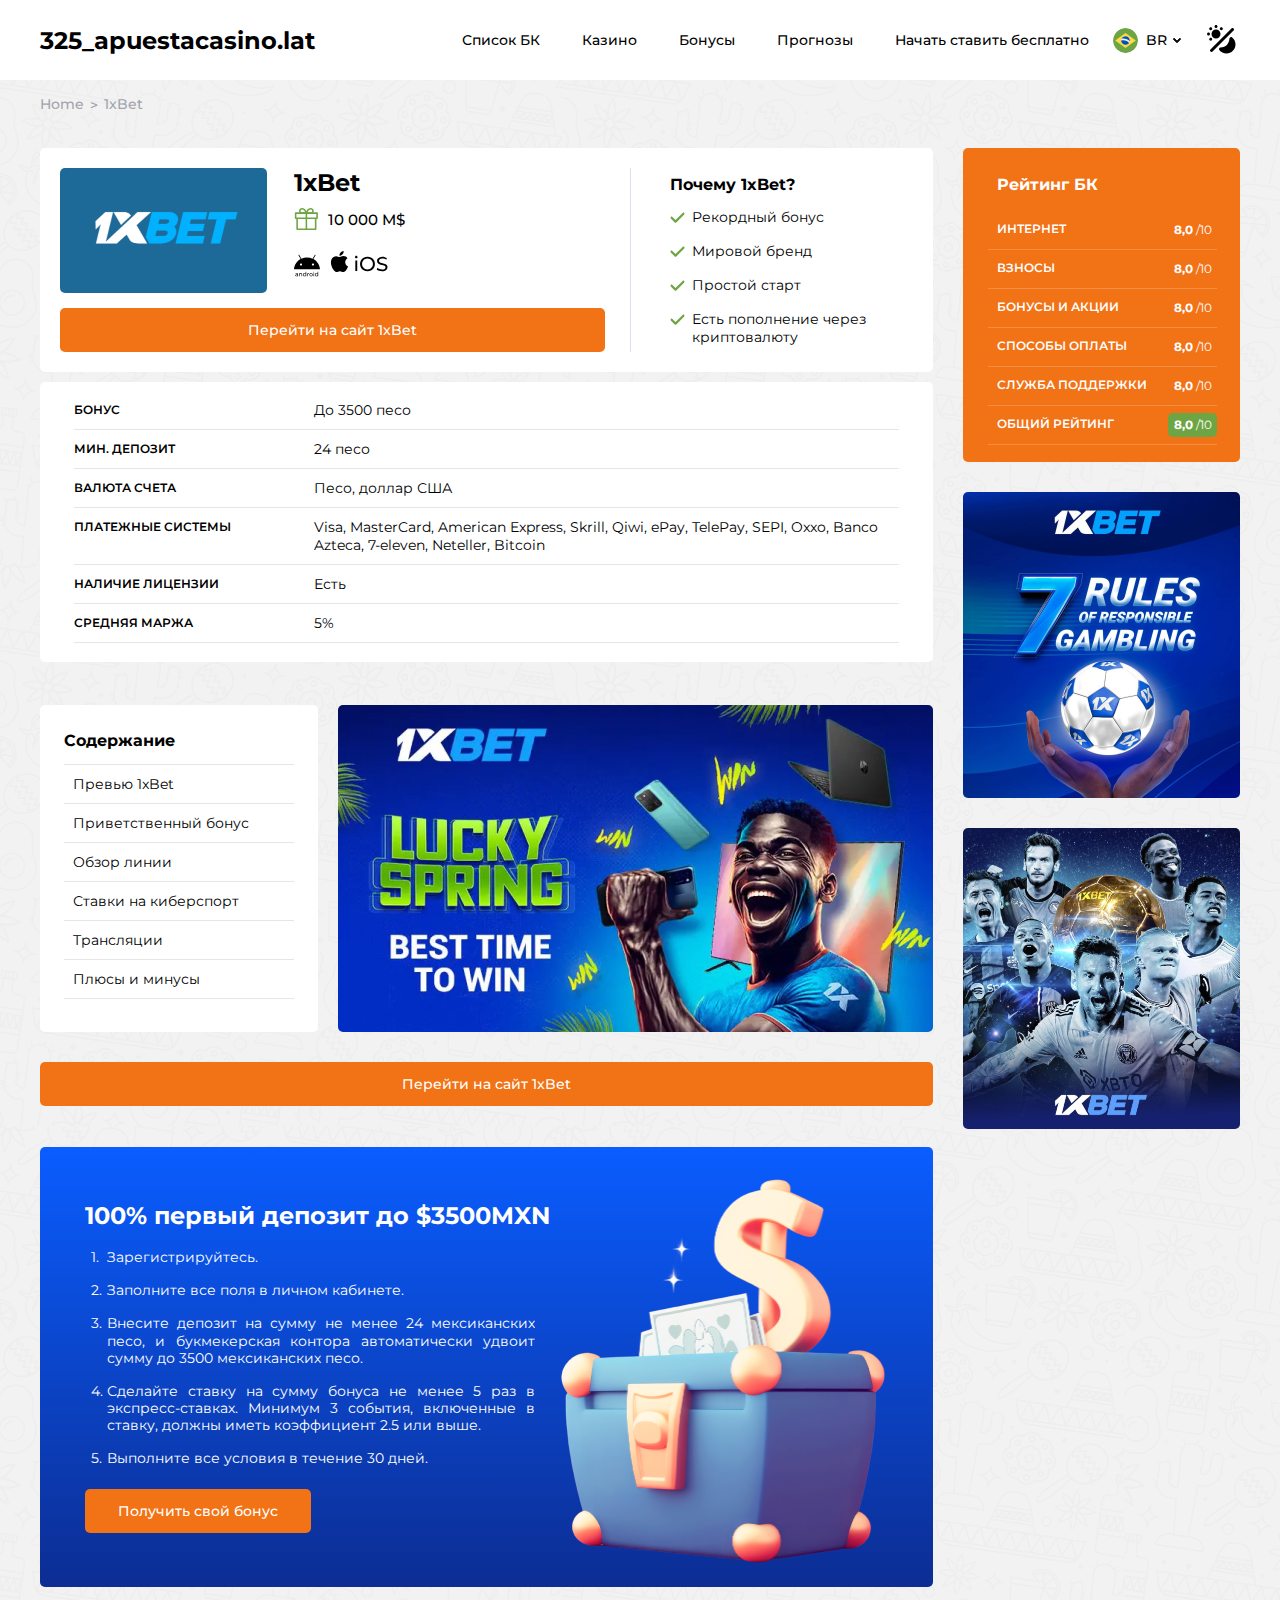
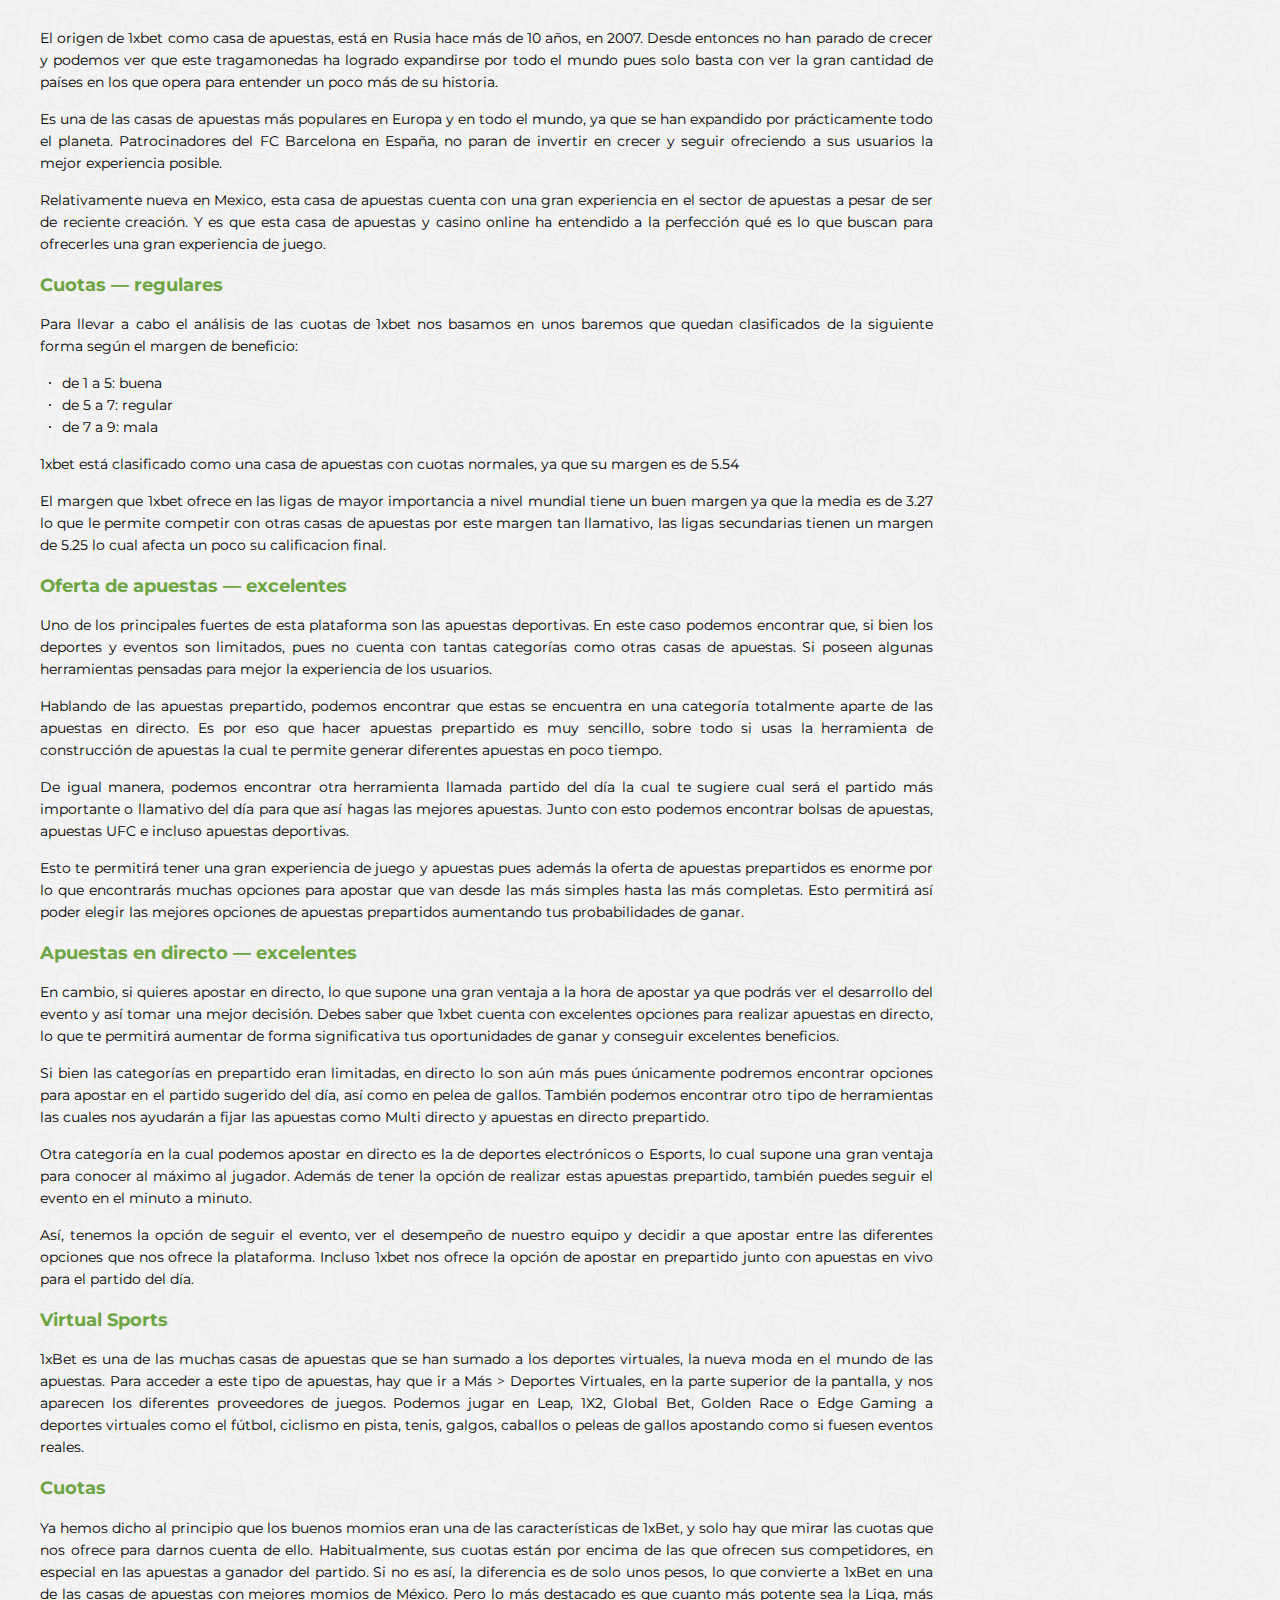
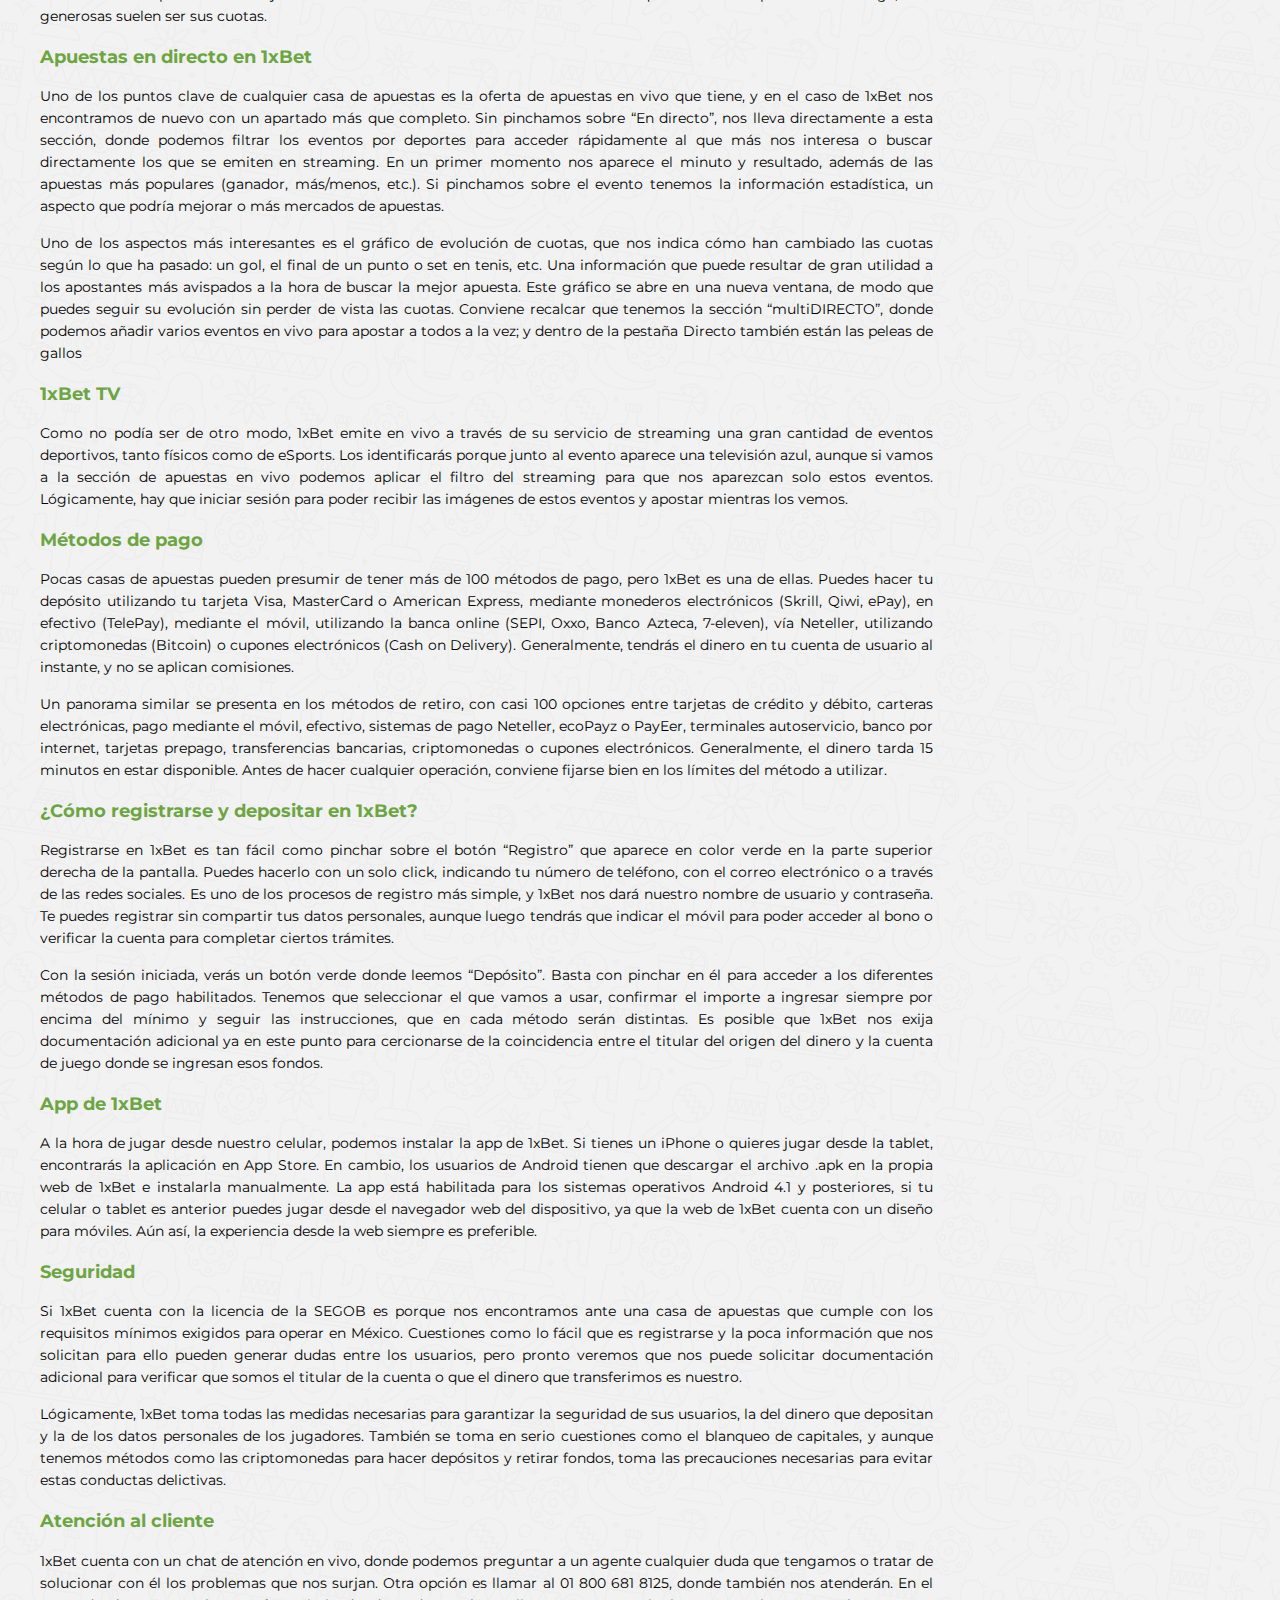
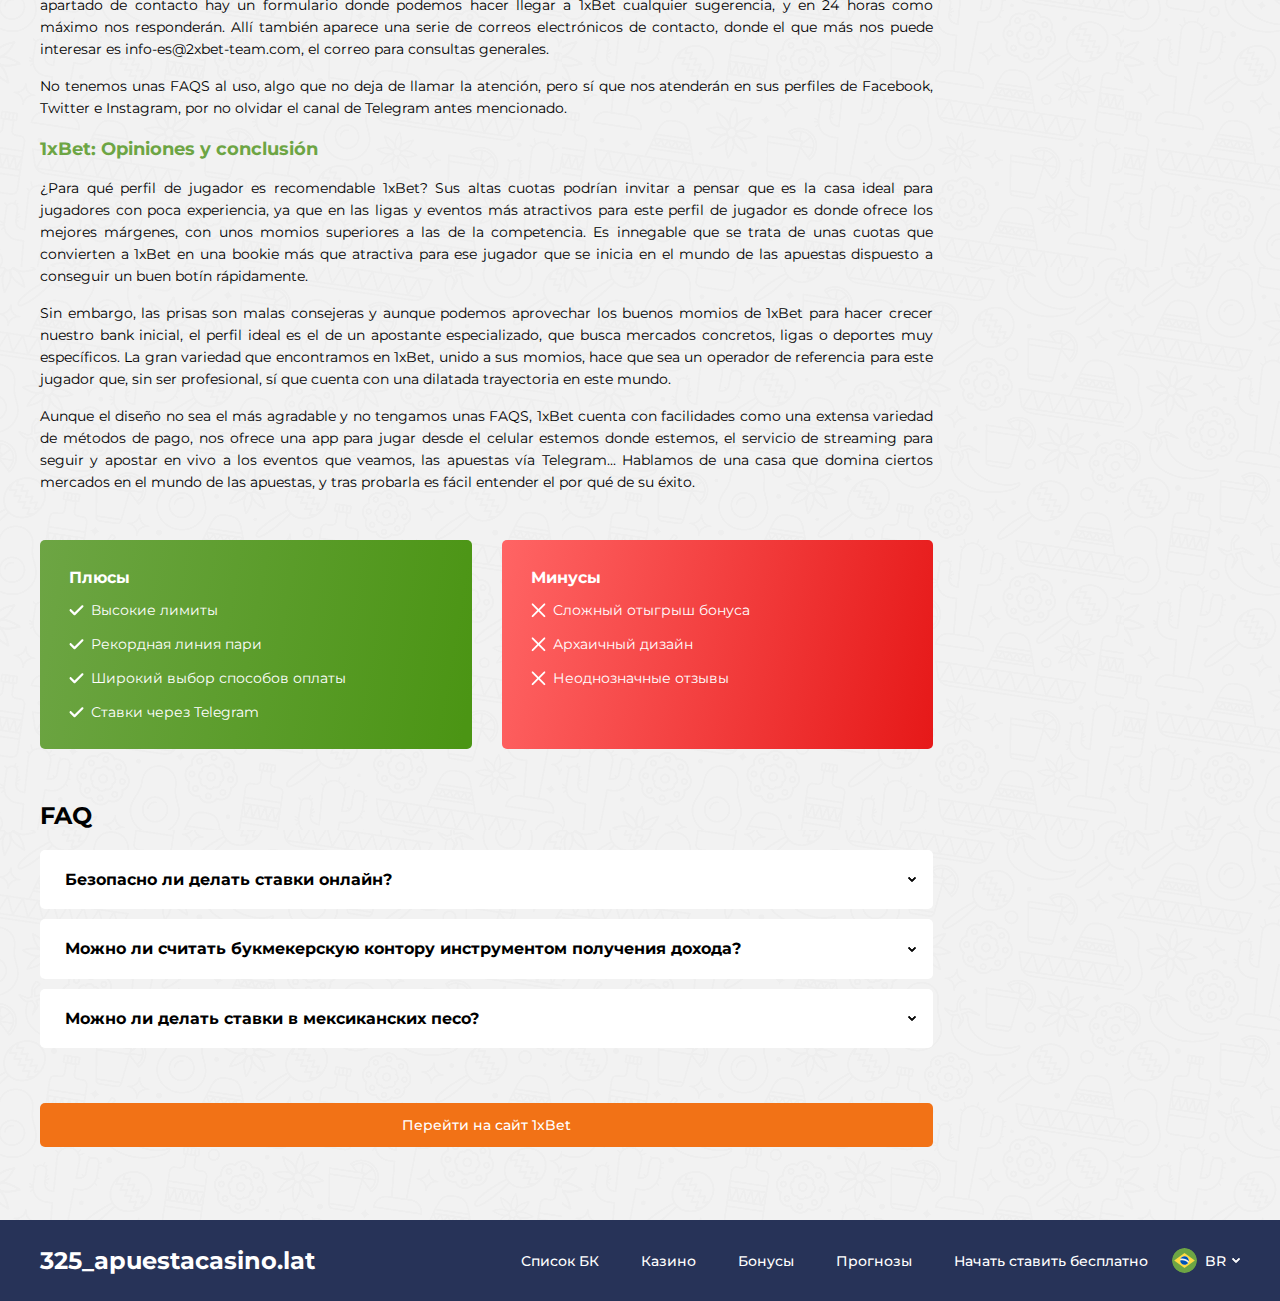
<file: bookmaker.html>
<!DOCTYPE html>
<html>
	<head>
		<meta http-equiv="Content-Type" content="text/html; charset=utf-8">

		<!-- Adapting the page for mobile devices -->
		<meta name="viewport" content="width=device-width, initial-scale=1, maximum-scale=1">

		<!-- Prohibition of phone number recognition -->
		<meta name="format-detection" content="telephone=no">
		<meta name="SKYPE_TOOLBAR" content ="SKYPE_TOOLBAR_PARSER_COMPATIBLE">

		<!-- Page title -->
		<title>Заголовок страницы</title>

		<!-- Meta description -->
		<meta name="description" content="">

		<!-- Meta Keywords -->
		<meta name="keywords" content="">

		<!-- Changing the color of the mobile browser panel -->
		<meta name="msapplication-TileColor" content="#F27216">
		<meta name="theme-color" content="#F27216">

		<!-- Connecting fonts from Google -->
		<link rel="preconnect" href="https://fonts.googleapis.com">
		<link rel="preconnect" href="https://fonts.gstatic.com" crossorigin>
		<link href="https://fonts.googleapis.com/css2?family=Montserrat:ital,wght@0,100..900;1,100..900&display=swap" rel="stylesheet">

		<!-- Connecting style files -->
		<link rel="stylesheet" href="css/swiper-bundle.min.css" async>
		<link rel="stylesheet" href="css/swiper.css" async>
		<link rel="stylesheet" href="css/styles.css" async>

		<link rel="stylesheet" href="css/response_1279.css" media="print, (max-width: 1279px)" async>
		<link rel="stylesheet" href="css/response_1023.css" media="print, (max-width: 1023px)" async>
		<link rel="stylesheet" href="css/response_767.css" media="print, (max-width: 767px)" async>
		<link rel="stylesheet" href="css/response_479.css" media="(max-width: 479px)" async>
	</head>

	<body>
		<div class="wrap">
			<div class="main">
				<header>
					<div class="scroll">
						<div class="cont row">
							<a href="/" class="logo">325_apuestacasino.lat</a>

							<nav class="menu row">
								<div class="menu_item">
									<a href="/">Список БК</a>
								</div>

								<div class="menu_item">
									<a href="/">Казино</a>
								</div>

								<div class="menu_item">
									<a href="/">Бонусы</a>
								</div>

								<div class="menu_item">
									<a href="/">Прогнозы</a>
								</div>

								<div class="menu_item">
									<a href="/">Начать ставить бесплатно</a>
								</div>
							</nav>

							<div class="langs modal_cont">
								<button class="btn mini_modal_btn" data-modal-id="#langs_modal">
									<img src="images/tmp/flag_br.svg" alt="" loading="lazy">

									<span>BR</span>

									<svg class="icon"><use xlink:href="images/sprite.svg#ic_arr_ver"></use></svg>
								</button>

								<div class="mini_modal" id="langs_modal">

								</div>
							</div>

							<button class="theme_btn">
								<svg class="icon"><use xlink:href="images/sprite.svg#ic_theme"></use></svg>
							</button>
						</div>
					</div>
				</header>


				<section class="mob_header">
					<div class="cont row">
						<a href="/" class="logo">325_apuestacasino.lat</a>

						<button class="theme_btn">
							<svg class="icon"><use xlink:href="images/sprite.svg#ic_theme"></use></svg>
						</button>

						<button class="mob_menu_btn">
							<svg class="icon"><use xlink:href="images/sprite.svg#ic_menu"></use></svg>
							<svg class="icon"><use xlink:href="images/sprite.svg#ic_close"></use></svg>
						</button>
					</div>
				</section>


				<section class="page_head">
					<div class="cont">
						<div class="breadcrumbs">
							<a href="/">Home</a>
							<span class="sep">></span>

							<span class="current">1xBet</span>
						</div>
					</div>
				</section>


				<section class="bookmaker_page content_flex">
					<div class="cont row">
						<section class="content">
							<section class="bookmaker_info">
								<div class="data">
									<div class="info">
										<div class="logo">
											<img src="images/tmp/bookmaker_info_logo.jpg" alt="" loading="lazy">
										</div>

										<div>
											<div class="name">1xBet</div>

											<div class="bonus">
												<svg class="icon"><use xlink:href="images/sprite.svg#ic_gift"></use></svg>
												<span>10 000 M$</span>
											</div>

											<div class="devices">
												<svg class="icon" width="26" height="29"><use xlink:href="images/sprite.svg#ic_android"></use></svg>

												<svg class="icon" width="60" height="25"><use xlink:href="images/sprite.svg#ic_ios"></use></svg>
											</div>
										</div>

										<div class="link">
											<a href="/">Перейти на сайт 1xBet</a>
										</div>
									</div>

									<div class="sep"></div>

									<div class="why">
										<div class="title">Почему 1xBet?</div>

										<div class="items">
											<div>Рекордный бонус</div>
											<div>Мировой бренд</div>
											<div>Простой старт</div>
											<div>Есть пополнение через криптовалюту</div>
										</div>
									</div>
								</div>


								<div class="features">
									<div>
										<div class="label">Бонус</div>

										<div class="val">До 3500 песо</div>
									</div>

									<div>
										<div class="label">Мин. Депозит</div>

										<div class="val">24 песо</div>
									</div>

									<div>
										<div class="label">Валюта счета</div>

										<div class="val">Песо, доллар США</div>
									</div>

									<div>
										<div class="label">Платежные системы</div>

										<div class="val">Visa, MasterCard, American Express, Skrill, Qiwi, ePay, TelePay, SEPI, Oxxo, Banco Azteca, 7-eleven, Neteller, Bitcoin</div>
									</div>

									<div>
										<div class="label">Наличие лицензии</div>

										<div class="val">Есть</div>
									</div>

									<div>
										<div class="label">Средняя маржа</div>

										<div class="val">5%</div>
									</div>
								</div>

								<div class="row">
									<div class="anchors">
										<div class="title">Содержание</div>

										<div class="items">
											<div><button class="btn">Превью 1xBet</button></div>

											<div><button class="btn">Приветственный бонус</button></div>

											<div><button class="btn">Обзор линии</button></div>

											<div><button class="btn">Ставки на киберспорт</button></div>

											<div><button class="btn">Трансляции</button></div>

											<div><button class="btn">Плюсы и минусы</button></div>
										</div>
									</div>

									<a href="/" class="banner">
										<img src="images/tmp/bookmaker_info_banner.jpg" alt="" loading="lazy">
									</a>
								</div>

								<div class="link">
									<a href="/">Перейти на сайт 1xBet</a>
								</div>
							</section>


							<aside class="mob">
								<div class="rating">
									<div class="title">Рейтинг БК</div>

									<div class="items">
										<div>
											<div class="label">ИНТЕРНЕТ</div>
											<div class="val"><b>8,0</b> /10</div>
										</div>

										<div>
											<div class="label">ВЗНОСЫ</div>
											<div class="val"><b>8,0</b> /10</div>
										</div>

										<div>
											<div class="label">БОНУСЫ И АКЦИИ</div>
											<div class="val"><b>8,0</b> /10</div>
										</div>

										<div>
											<div class="label">СПОСОБЫ ОПЛАТЫ</div>
											<div class="val"><b>8,0</b> /10</div>
										</div>

										<div>
											<div class="label">СЛУЖБА ПОДДЕРЖКИ</div>
											<div class="val"><b>8,0</b> /10</div>
										</div>

										<div>
											<div class="label">ОБЩИЙ РЕЙТИНГ</div>
											<div class="val bg"><b>8,0</b> /10</div>
										</div>
									</div>
								</div>

								<a href="/" class="banner">
									<img src="images/tmp/aside_banner.jpg" alt="" loading="lazy">
								</a>

								<a href="/" class="banner">
									<img src="images/tmp/aside_banner2.jpg" alt="" loading="lazy">
								</a>
							</aside>


							<section class="bonus_banner">
								<a href="/" target="_blank" rel="noopener nofollow" class="data">
									<div class="title">100% первый депозит до $3500MXN</div>

									<div class="text_block">
										<ol>
											<li>Зарегистрируйтесь.</li>

											<li>Заполните все поля в личном кабинете.</li>

											<li>Внесите депозит на сумму не менее 24 мексиканских песо, и букмекерская контора автоматически удвоит сумму до 3500 мексиканских песо.</li>

											<li>Сделайте ставку на сумму бонуса не менее 5 раз в экспресс-ставках. Минимум 3 события, включенные в ставку, должны иметь коэффициент 2.5 или выше.</li>

											<li>Выполните все условия в течение 30 дней.</li>
										</ol>
									</div>

									<div class="btn">Получить свой бонус</div>

									<img src="images/bonus_banner_img.png" alt="" loading="lazy" class="img">
								</a>
							</section>

							<section class="text_block">
								<p>El origen de 1xbet como casa de apuestas, está en Rusia hace más de 10 años, en 2007. Desde entonces no han parado de crecer y podemos ver que este tragamonedas ha logrado expandirse por todo el mundo pues solo basta con ver la gran cantidad de países en los que opera para entender un poco más de su historia.</p>

								<p>Es una de las casas de apuestas más populares en Europa y en todo el mundo, ya que se han expandido por prácticamente todo el planeta. Patrocinadores del FC Barcelona en España, no paran de invertir en crecer y seguir ofreciendo a sus usuarios la mejor experiencia posible.</p>

								<p>Relativamente nueva en Mexico, esta casa de apuestas cuenta con una gran experiencia en el sector de apuestas a pesar de ser de reciente creación. Y es que esta casa de apuestas y casino online ha entendido a la perfección qué es lo que buscan para ofrecerles una gran experiencia de juego.</p>

								<h2>Cuotas — regulares</h2>

								<p>Para llevar a cabo el análisis de las cuotas de 1xbet nos basamos en unos baremos que quedan clasificados de la siguiente forma según el margen de beneficio:</p>

								<ul>
									<li>de 1 a 5: buena</li>
									<li>de 5 a 7: regular</li>
									<li>de 7 a 9: mala</li>
								</ul>

								<p>1xbet está clasificado como una casa de apuestas con cuotas normales, ya que su margen es de 5.54</p>

								<p>El margen que 1xbet ofrece en las ligas de mayor importancia a nivel mundial tiene un buen margen ya que la media es de 3.27 lo que le permite competir con otras casas de apuestas por este margen tan llamativo, las ligas secundarias tienen un margen de 5.25 lo cual afecta un poco su calificacion final.</p>

								<h2>Oferta de apuestas — excelentes</h2>

								<p>Uno de los principales fuertes de esta plataforma son las apuestas deportivas. En este caso podemos encontrar que, si bien los deportes y eventos son limitados, pues no cuenta con tantas categorías como otras casas de apuestas. Si poseen algunas herramientas pensadas para mejor la experiencia de los usuarios.</p>

								<p>Hablando de las apuestas prepartido, podemos encontrar que estas se encuentra en una categoría totalmente aparte de las apuestas en directo. Es por eso que hacer apuestas prepartido es muy sencillo, sobre todo si usas la herramienta de construcción de apuestas la cual te permite generar diferentes apuestas en poco tiempo.</p>

								<p>De igual manera, podemos encontrar otra herramienta llamada partido del día la cual te sugiere cual será el partido más importante o llamativo del día para que así hagas las mejores apuestas. Junto con esto podemos encontrar bolsas de apuestas, apuestas UFC e incluso apuestas deportivas.</p>

								<p>Esto te permitirá tener una gran experiencia de juego y apuestas pues además la oferta de apuestas prepartidos es enorme por lo que encontrarás muchas opciones para apostar que van desde las más simples hasta las más completas. Esto permitirá así poder elegir las mejores opciones de apuestas prepartidos aumentando tus probabilidades de ganar.</p>

								<h2>Apuestas en directo — excelentes</h2>

								<p>En cambio, si quieres apostar en directo, lo que supone una gran ventaja a la hora de apostar ya que podrás ver el desarrollo del evento y así tomar una mejor decisión. Debes saber que 1xbet cuenta con excelentes opciones para realizar apuestas en directo, lo que te permitirá aumentar de forma significativa tus oportunidades de ganar y conseguir excelentes beneficios.</p>

								<p>Si bien las categorías en prepartido eran limitadas, en directo lo son aún más pues únicamente podremos encontrar opciones para apostar en el partido sugerido del día, así como en pelea de gallos. También podemos encontrar otro tipo de herramientas las cuales nos ayudarán a fijar las apuestas como Multi directo y apuestas en directo prepartido.</p>

								<p>Otra categoría en la cual podemos apostar en directo es la de deportes electrónicos o Esports, lo cual supone una gran ventaja para conocer al máximo al jugador. Además de tener la opción de realizar estas apuestas prepartido, también puedes seguir el evento en el minuto a minuto.</p>

								<p>Así, tenemos la opción de seguir el evento, ver el desempeño de nuestro equipo y decidir a que apostar entre las diferentes opciones que nos ofrece la plataforma. Incluso 1xbet nos ofrece la opción de apostar en prepartido junto con apuestas en vivo para el partido del día.</p>

								<h2>Virtual Sports</h2>

								<p>1xBet es una de las muchas casas de apuestas que se han sumado a los deportes virtuales, la nueva moda en el mundo de las apuestas. Para acceder a este tipo de apuestas, hay que ir a Más > Deportes Virtuales, en la parte superior de la pantalla, y nos aparecen los diferentes proveedores de juegos. Podemos jugar en Leap, 1X2, Global Bet, Golden Race o Edge Gaming a deportes virtuales como el fútbol, ciclismo en pista, tenis, galgos, caballos o peleas de gallos apostando como si fuesen eventos reales.</p>

								<h2>Cuotas</h2>

								<p>Ya hemos dicho al principio que los buenos momios eran una de las características de 1xBet, y solo hay que mirar las cuotas que nos ofrece para darnos cuenta de ello. Habitualmente, sus cuotas están por encima de las que ofrecen sus competidores, en especial en las apuestas a ganador del partido. Si no es así, la diferencia es de solo unos pesos, lo que convierte a 1xBet en una de las casas de apuestas con mejores momios de México. Pero lo más destacado es que cuanto más potente sea la Liga, más generosas suelen ser sus cuotas.</p>

								<h2>Apuestas en directo en 1xBet</h2>

								<p>Uno de los puntos clave de cualquier casa de apuestas es la oferta de apuestas en vivo que tiene, y en el caso de 1xBet nos encontramos de nuevo con un apartado más que completo. Sin pinchamos sobre “En directo”, nos lleva directamente a esta sección, donde podemos filtrar los eventos por deportes para acceder rápidamente al que más nos interesa o buscar directamente los que se emiten en streaming. En un primer momento nos aparece el minuto y resultado, además de las apuestas más populares (ganador, más/menos, etc.). Si pinchamos sobre el evento tenemos la información estadística, un aspecto que podría mejorar o más mercados de apuestas.</p>

								<p>Uno de los aspectos más interesantes es el gráfico de evolución de cuotas, que nos indica cómo han cambiado las cuotas según lo que ha pasado: un gol, el final de un punto o set en tenis, etc. Una información que puede resultar de gran utilidad a los apostantes más avispados a la hora de buscar la mejor apuesta. Este gráfico se abre en una nueva ventana, de modo que puedes seguir su evolución sin perder de vista las cuotas. Conviene recalcar que tenemos la sección “multiDIRECTO”, donde podemos añadir varios eventos en vivo para apostar a todos a la vez; y dentro de la pestaña Directo también están las peleas de gallos</p>

								<h2>1xBet TV</h2>

								<p>Como no podía ser de otro modo, 1xBet emite en vivo a través de su servicio de streaming una gran cantidad de eventos deportivos, tanto físicos como de eSports. Los identificarás porque junto al evento aparece una televisión azul, aunque si vamos a la sección de apuestas en vivo podemos aplicar el filtro del streaming para que nos aparezcan solo estos eventos. Lógicamente, hay que iniciar sesión para poder recibir las imágenes de estos eventos y apostar mientras los vemos.</p>

								<h2>Métodos de pago</h2>

								<p>Pocas casas de apuestas pueden presumir de tener más de 100 métodos de pago, pero 1xBet es una de ellas. Puedes hacer tu depósito utilizando tu tarjeta Visa, MasterCard o American Express, mediante monederos electrónicos (Skrill, Qiwi, ePay), en efectivo (TelePay), mediante el móvil, utilizando la banca online (SEPI, Oxxo, Banco Azteca, 7-eleven), vía Neteller, utilizando criptomonedas (Bitcoin) o cupones electrónicos (Cash on Delivery). Generalmente, tendrás el dinero en tu cuenta de usuario al instante, y no se aplican comisiones.</p>

								<p>Un panorama similar se presenta en los métodos de retiro, con casi 100 opciones entre tarjetas de crédito y débito, carteras electrónicas, pago mediante el móvil, efectivo, sistemas de pago Neteller, ecoPayz o PayEer, terminales autoservicio, banco por internet, tarjetas prepago, transferencias bancarias, criptomonedas o cupones electrónicos. Generalmente, el dinero tarda 15 minutos en estar disponible. Antes de hacer cualquier operación, conviene fijarse bien en los límites del método a utilizar.</p>

								<h2>¿Cómo registrarse y depositar en 1xBet?</h2>

								<p>Registrarse en 1xBet es tan fácil como pinchar sobre el botón “Registro” que aparece en color verde en la parte superior derecha de la pantalla. Puedes hacerlo con un solo click, indicando tu número de teléfono, con el correo electrónico o a través de las redes sociales. Es uno de los procesos de registro más simple, y 1xBet nos dará nuestro nombre de usuario y contraseña. Te puedes registrar sin compartir tus datos personales, aunque luego tendrás que indicar el móvil para poder acceder al bono o verificar la cuenta para completar ciertos trámites.</p>

								<p>Con la sesión iniciada, verás un botón verde donde leemos “Depósito”. Basta con pinchar en él para acceder a los diferentes métodos de pago habilitados. Tenemos que seleccionar el que vamos a usar, confirmar el importe a ingresar siempre por encima del mínimo y seguir las instrucciones, que en cada método serán distintas. Es posible que 1xBet nos exija documentación adicional ya en este punto para cercionarse de la coincidencia entre el titular del origen del dinero y la cuenta de juego donde se ingresan esos fondos.</p>

								<h2>App de 1xBet</h2>

								<p>A la hora de jugar desde nuestro celular, podemos instalar la app de 1xBet. Si tienes un iPhone o quieres jugar desde la tablet, encontrarás la aplicación en App Store. En cambio, los usuarios de Android tienen que descargar el archivo .apk en la propia web de 1xBet e instalarla manualmente. La app está habilitada para los sistemas operativos Android 4.1 y posteriores, si tu celular o tablet es anterior puedes jugar desde el navegador web del dispositivo, ya que la web de 1xBet cuenta con un diseño para móviles. Aún así, la experiencia desde la web siempre es preferible.</p>

								<h2>Seguridad</h2>

								<p>Si 1xBet cuenta con la licencia de la SEGOB es porque nos encontramos ante una casa de apuestas que cumple con los requisitos mínimos exigidos para operar en México. Cuestiones como lo fácil que es registrarse y la poca información que nos solicitan para ello pueden generar dudas entre los usuarios, pero pronto veremos que nos puede solicitar documentación adicional para verificar que somos el titular de la cuenta o que el dinero que transferimos es nuestro.</p>

								<p>Lógicamente, 1xBet toma todas las medidas necesarias para garantizar la seguridad de sus usuarios, la del dinero que depositan y la de los datos personales de los jugadores. También se toma en serio cuestiones como el blanqueo de capitales, y aunque tenemos métodos como las criptomonedas para hacer depósitos y retirar fondos, toma las precauciones necesarias para evitar estas conductas delictivas.</p>

								<h2>Atención al cliente</h2>

								<p>1xBet cuenta con un chat de atención en vivo, donde podemos preguntar a un agente cualquier duda que tengamos o tratar de solucionar con él los problemas que nos surjan. Otra opción es llamar al 01 800 681 8125, donde también nos atenderán. En el apartado de contacto hay un formulario donde podemos hacer llegar a 1xBet cualquier sugerencia, y en 24 horas como máximo nos responderán. Allí también aparece una serie de correos electrónicos de contacto, donde el que más nos puede interesar es info-es@2xbet-team.com, el correo para consultas generales.</p>

								<p>No tenemos unas FAQS al uso, algo que no deja de llamar la atención, pero sí que nos atenderán en sus perfiles de Facebook, Twitter e Instagram, por no olvidar el canal de Telegram antes mencionado.</p>

								<h2>1xBet: Opiniones y conclusión</h2>

								<p>¿Para qué perfil de jugador es recomendable 1xBet? Sus altas cuotas podrían invitar a pensar que es la casa ideal para jugadores con poca experiencia, ya que en las ligas y eventos más atractivos para este perfil de jugador es donde ofrece los mejores márgenes, con unos momios superiores a las de la competencia. Es innegable que se trata de unas cuotas que convierten a 1xBet en una bookie más que atractiva para ese jugador que se inicia en el mundo de las apuestas dispuesto a conseguir un buen botín rápidamente.</p>

								<p>Sin embargo, las prisas son malas consejeras y aunque podemos aprovechar los buenos momios de 1xBet para hacer crecer nuestro bank inicial, el perfil ideal es el de un apostante especializado, que busca mercados concretos, ligas o deportes muy específicos. La gran variedad que encontramos en 1xBet, unido a sus momios, hace que sea un operador de referencia para este jugador que, sin ser profesional, sí que cuenta con una dilatada trayectoria en este mundo.</p>

								<p>Aunque el diseño no sea el más agradable y no tengamos unas FAQS, 1xBet cuenta con facilidades como una extensa variedad de métodos de pago, nos ofrece una app para jugar desde el celular estemos donde estemos, el servicio de streaming para seguir y apostar en vivo a los eventos que veamos, las apuestas vía Telegram... Hablamos de una casa que domina ciertos mercados en el mundo de las apuestas, y tras probarla es fácil entender el por qué de su éxito.</p>
							</section>


							<section class="pluses_minuses">
								<div class="row">
									<div class="pluses">
										<div class="title">Плюсы</div>

										<div class="items">
											<div>Высокие лимиты</div>
											<div>Рекордная линия пари</div>
											<div>Широкий выбор способов оплаты</div>
											<div>Ставки через Telegram</div>
										</div>
									</div>

									<div class="minuses">
										<div class="title">Минусы</div>

										<div class="items">
											<div>Сложный отыгрыш бонуса</div>
											<div>Архаичный дизайн</div>
											<div>Неоднозначные отзывы</div>
										</div>
									</div>
								</div>
							</section>

							<section class="FAQ">
								<div class="block_head">
									<div class="title">FAQ</div>
								</div>

								<div class="accordion">
									<div class="accordion_item">
										<div class="head">
											<div class="title">Безопасно ли делать ставки онлайн?</div>

											<svg class="arr"><use xlink:href="images/sprite.svg#ic_arr_ver"></use></svg>
										</div>

										<div class="data">
											<div class="text_block">
												<p>Да, многие букмекерские конторы позволяют делать ставки в мексиканских песо. Доступность этой валюты зависит от букмекерской конторы и ее ориентации на мексиканский рынок.</p>
											</div>
										</div>
									</div>

									<div class="accordion_item">
										<div class="head">
											<div class="title">Можно ли считать букмекерскую контору инструментом получения дохода?</div>

											<svg class="arr"><use xlink:href="images/sprite.svg#ic_arr_ver"></use></svg>
										</div>

										<div class="data">
											<div class="text_block">
												<p>Да, многие букмекерские конторы позволяют делать ставки в мексиканских песо. Доступность этой валюты зависит от букмекерской конторы и ее ориентации на мексиканский рынок.</p>
											</div>
										</div>
									</div>

									<div class="accordion_item">
										<div class="head">
											<div class="title">Можно ли делать ставки в мексиканских песо?</div>

											<svg class="arr"><use xlink:href="images/sprite.svg#ic_arr_ver"></use></svg>
										</div>

										<div class="data">
											<div class="text_block">
												<p>Да, многие букмекерские конторы позволяют делать ставки в мексиканских песо. Доступность этой валюты зависит от букмекерской конторы и ее ориентации на мексиканский рынок.</p>
											</div>
										</div>
									</div>
								</div>

								<div class="link">
									<a href="/">Перейти на сайт 1xBet</a>
								</div>
							</section>
						</section>


						<aside>
							<div class="rating">
								<div class="title">Рейтинг БК</div>

								<div class="items">
									<div>
										<div class="label">ИНТЕРНЕТ</div>
										<div class="val"><b>8,0</b> /10</div>
									</div>

									<div>
										<div class="label">ВЗНОСЫ</div>
										<div class="val"><b>8,0</b> /10</div>
									</div>

									<div>
										<div class="label">БОНУСЫ И АКЦИИ</div>
										<div class="val"><b>8,0</b> /10</div>
									</div>

									<div>
										<div class="label">СПОСОБЫ ОПЛАТЫ</div>
										<div class="val"><b>8,0</b> /10</div>
									</div>

									<div>
										<div class="label">СЛУЖБА ПОДДЕРЖКИ</div>
										<div class="val"><b>8,0</b> /10</div>
									</div>

									<div>
										<div class="label">ОБЩИЙ РЕЙТИНГ</div>
										<div class="val bg"><b>8,0</b> /10</div>
									</div>
								</div>
							</div>

							<a href="/" class="banner">
								<img src="images/tmp/aside_banner.jpg" alt="" loading="lazy">
							</a>

							<a href="/" class="banner">
								<img src="images/tmp/aside_banner2.jpg" alt="" loading="lazy">
							</a>
						</aside>
					</div>
				</section>
			</div>


			<footer>
				<div class="cont row">
					<div class="logo">325_apuestacasino.lat</div>

					<div class="menu row">
						<div class="menu_item">
							<a href="/">Список БК</a>
						</div>

						<div class="menu_item">
							<a href="/">Казино</a>
						</div>

						<div class="menu_item">
							<a href="/">Бонусы</a>
						</div>

						<div class="menu_item">
							<a href="/">Прогнозы</a>
						</div>

						<div class="menu_item">
							<a href="/">Начать ставить бесплатно</a>
						</div>
					</div>

					<div class="langs modal_cont">
						<button class="btn mini_modal_btn" data-modal-id="#langs_modal">
							<img src="images/tmp/flag_br.svg" alt="" loading="lazy">

							<span>BR</span>

							<svg class="icon"><use xlink:href="images/sprite.svg#ic_arr_ver"></use></svg>
						</button>

						<div class="mini_modal" id="langs_modal">

						</div>
					</div>
				</div>
			</footer>


			<div class="overlay"></div>
		</div>


		<!-- Connecting javascript files -->
		<script src="js/jquery-3.6.3.min.js"></script>
		<script src="js/functions.js"></script>
		<script src="js/swiper-bundle.min.js"></script>
		<script src="js/clipboard.min.js"></script>
		<script src="js/scripts.js"></script>
	</body>
</html>
</file>
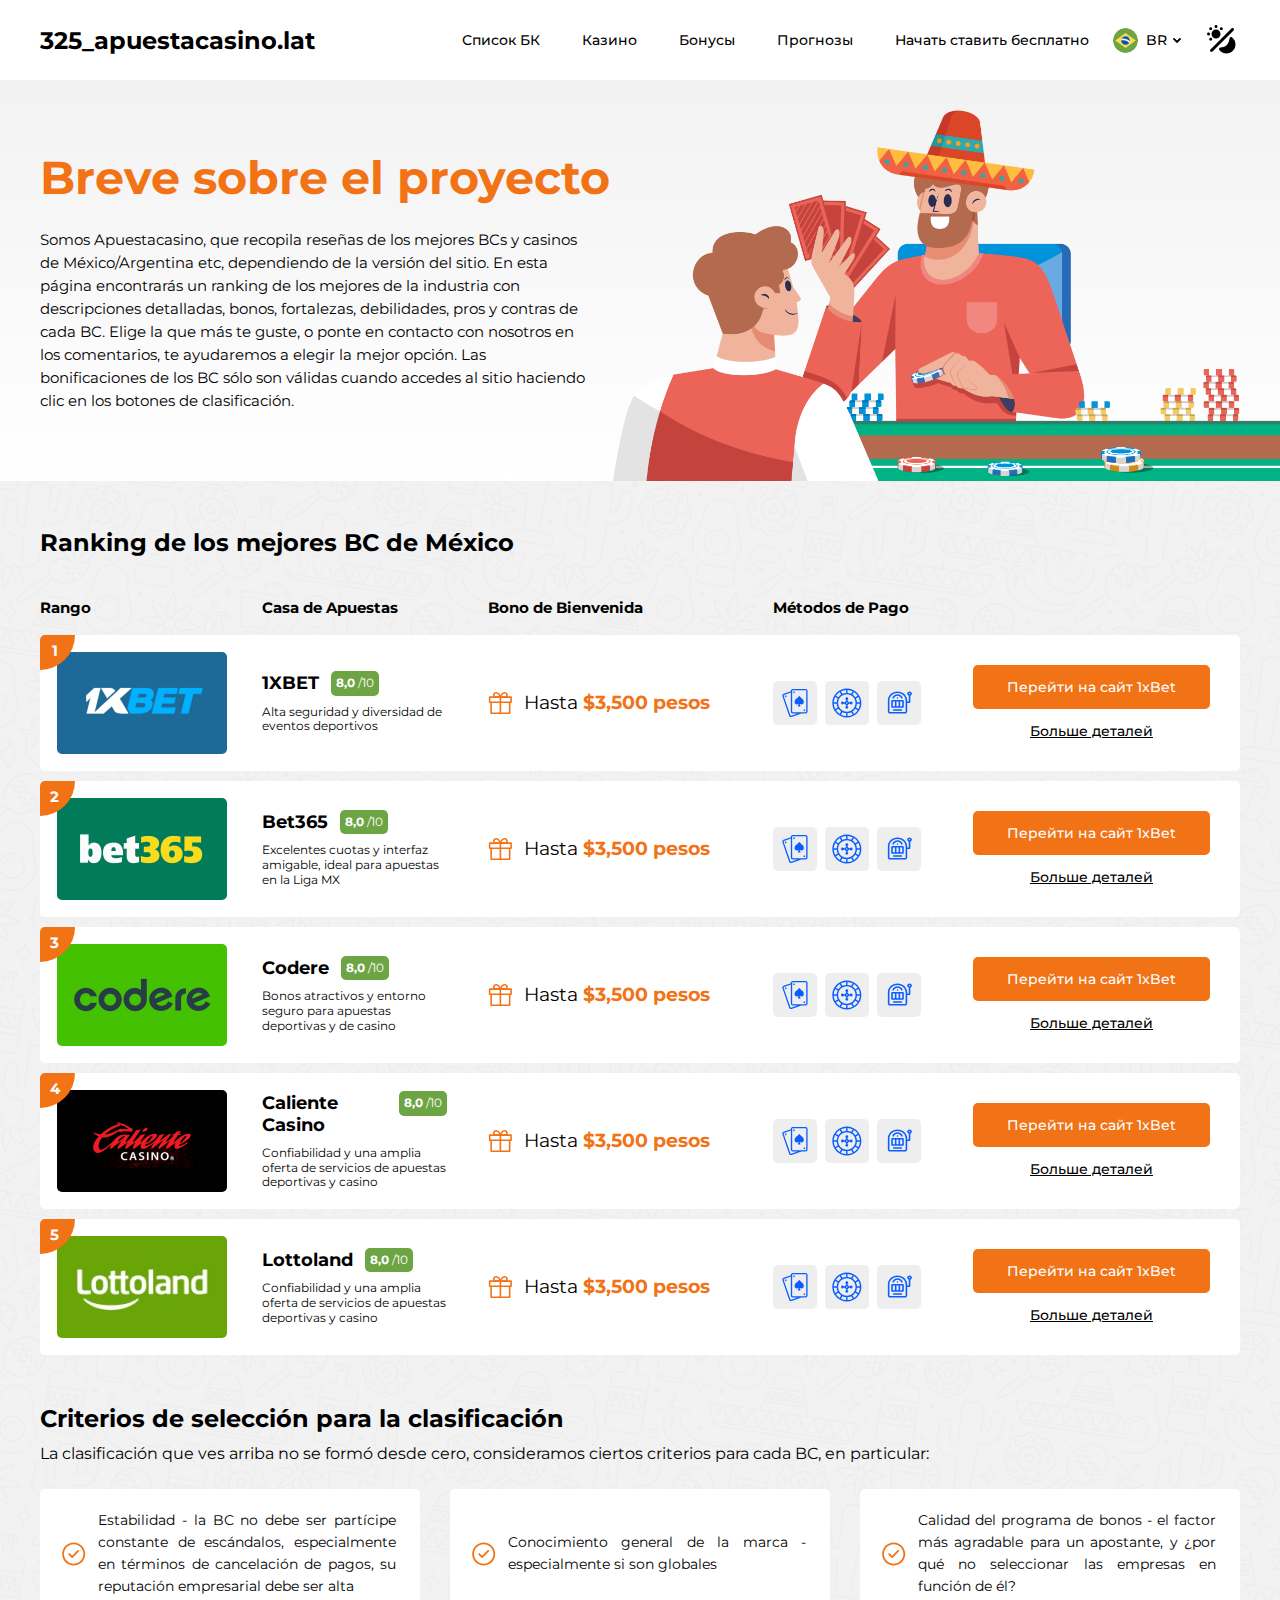
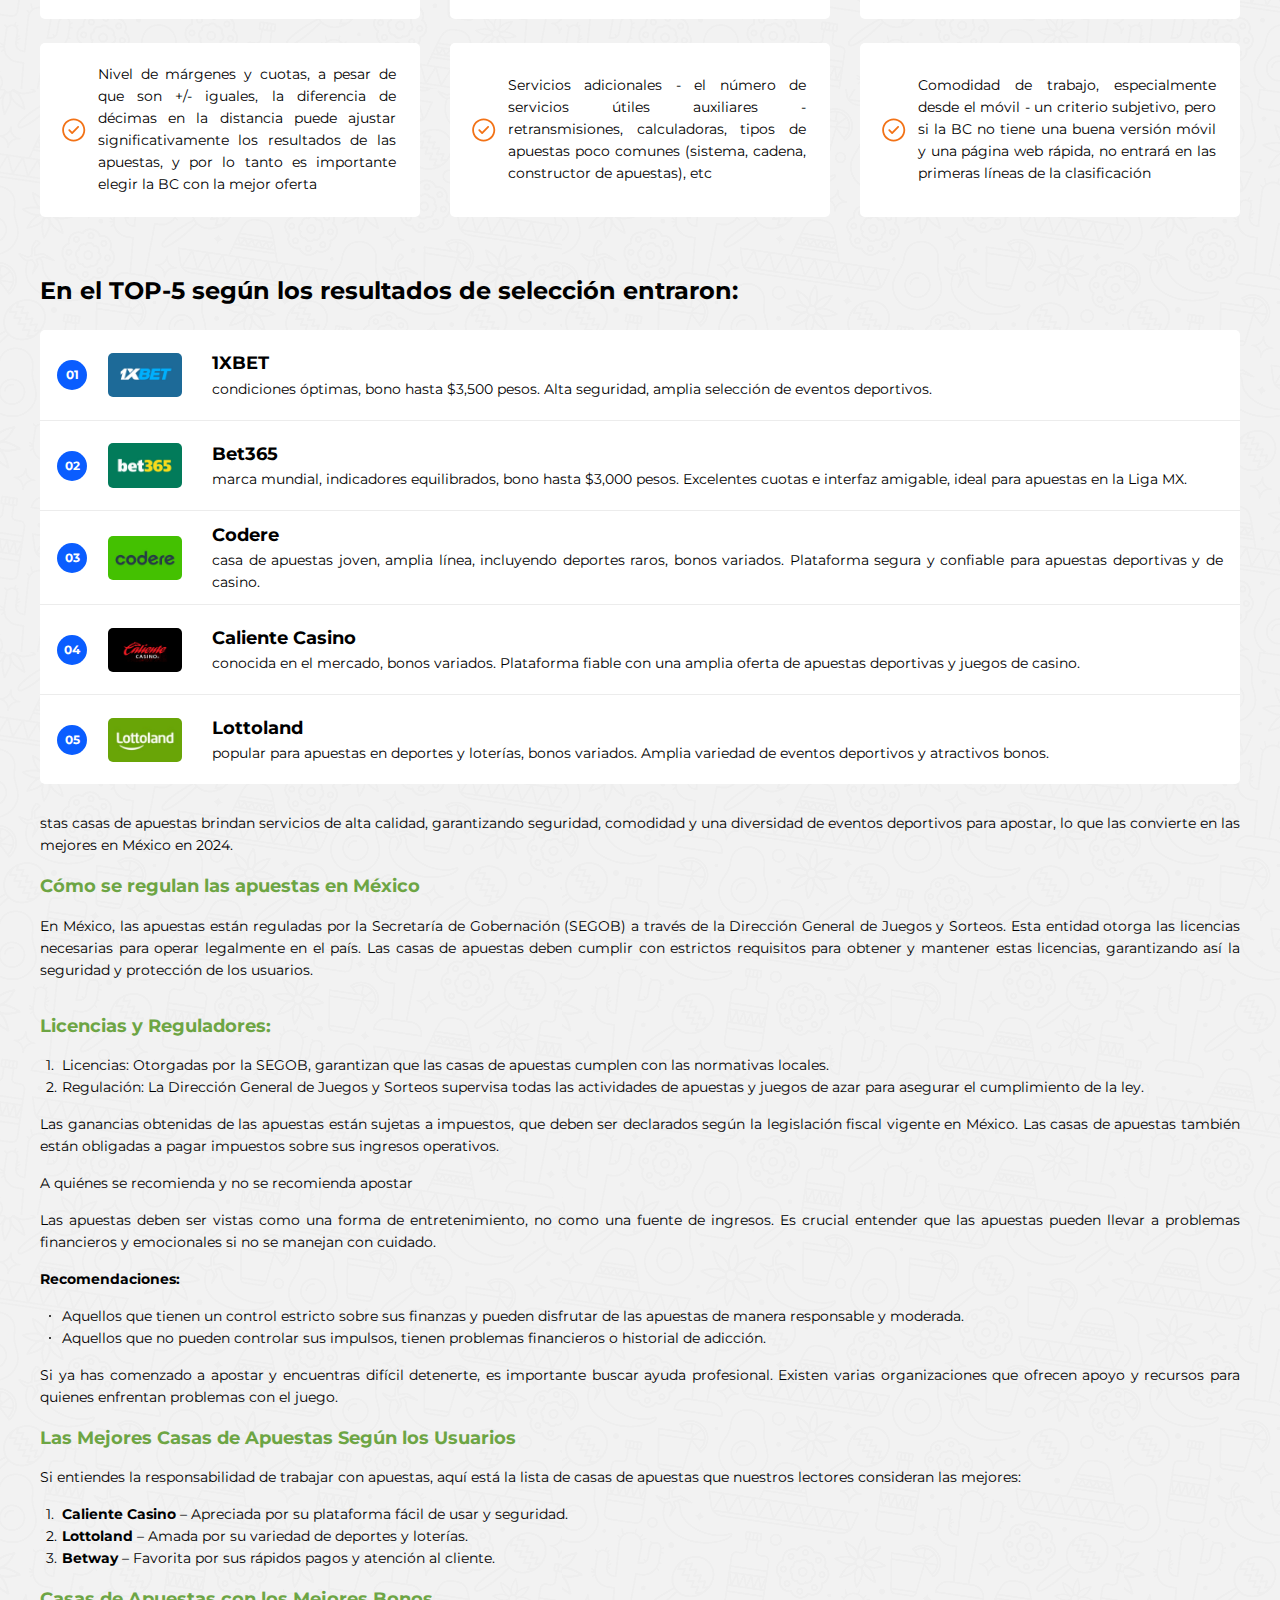
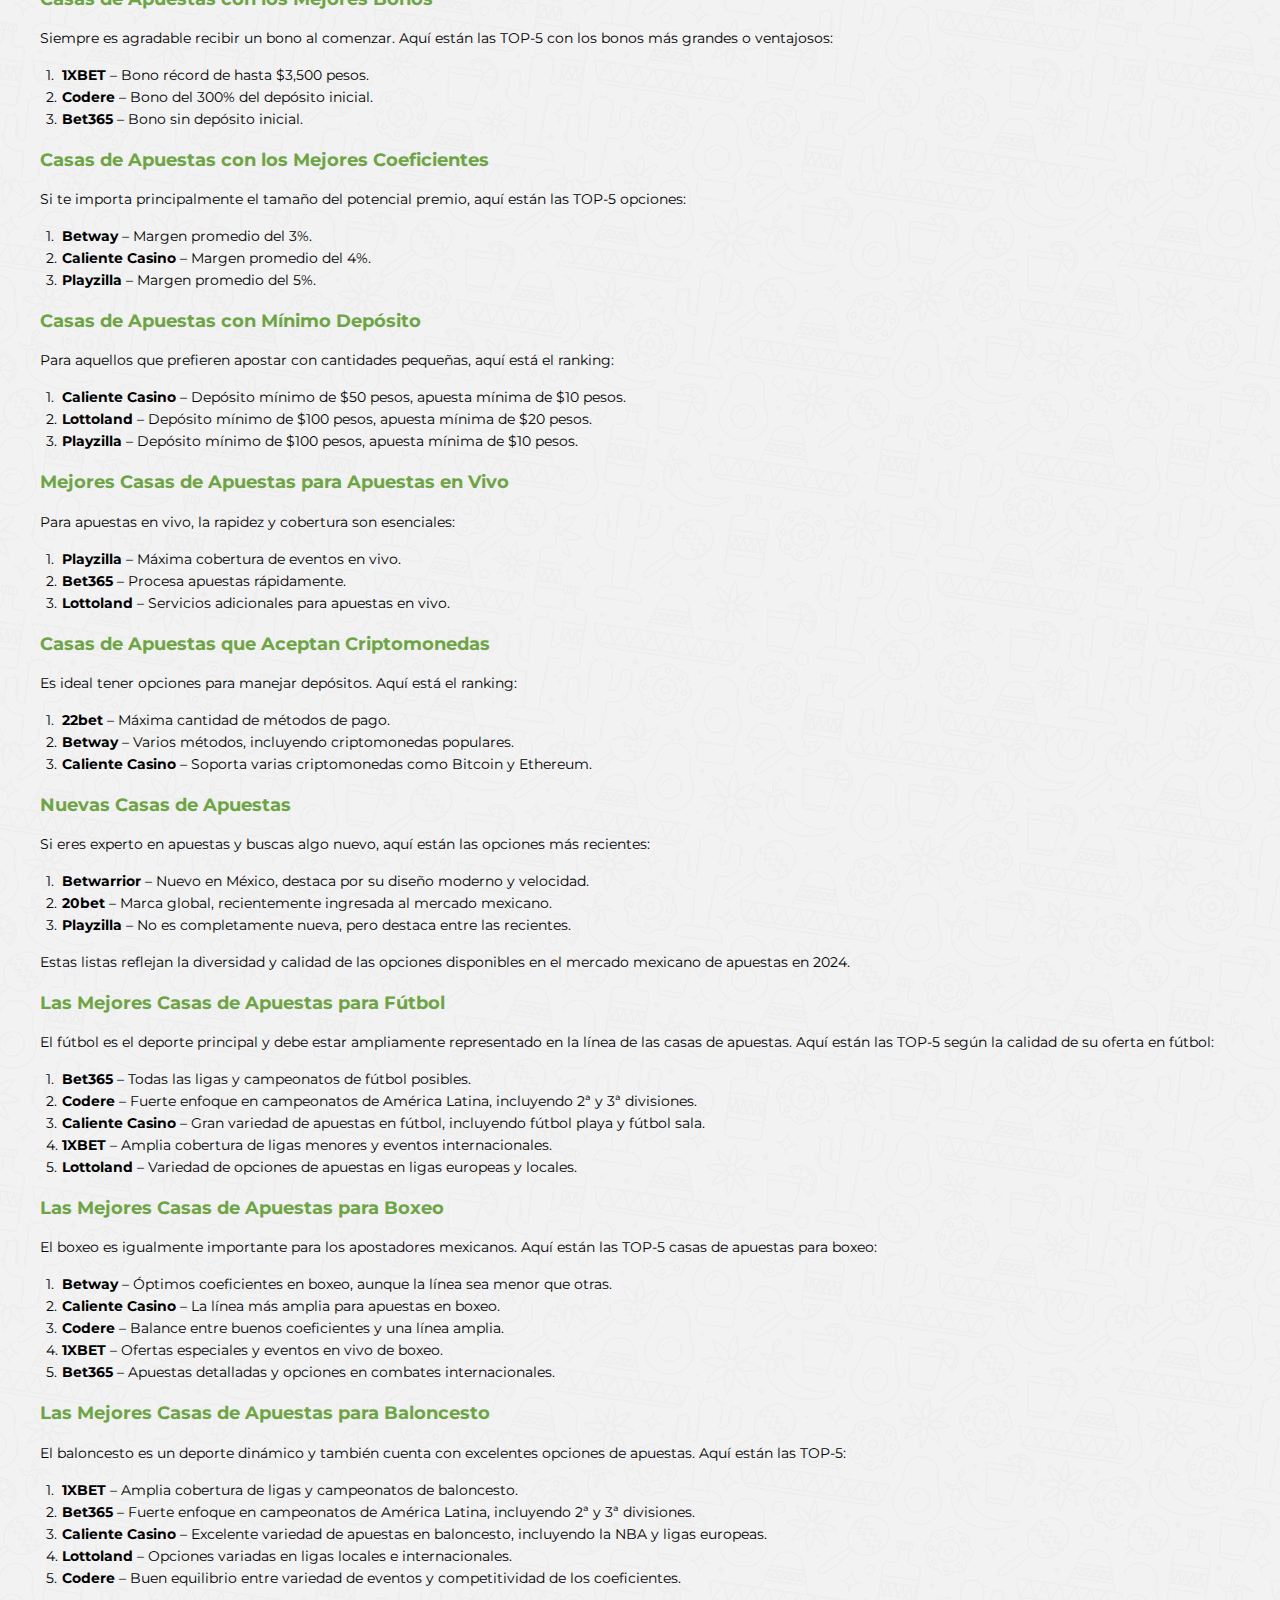
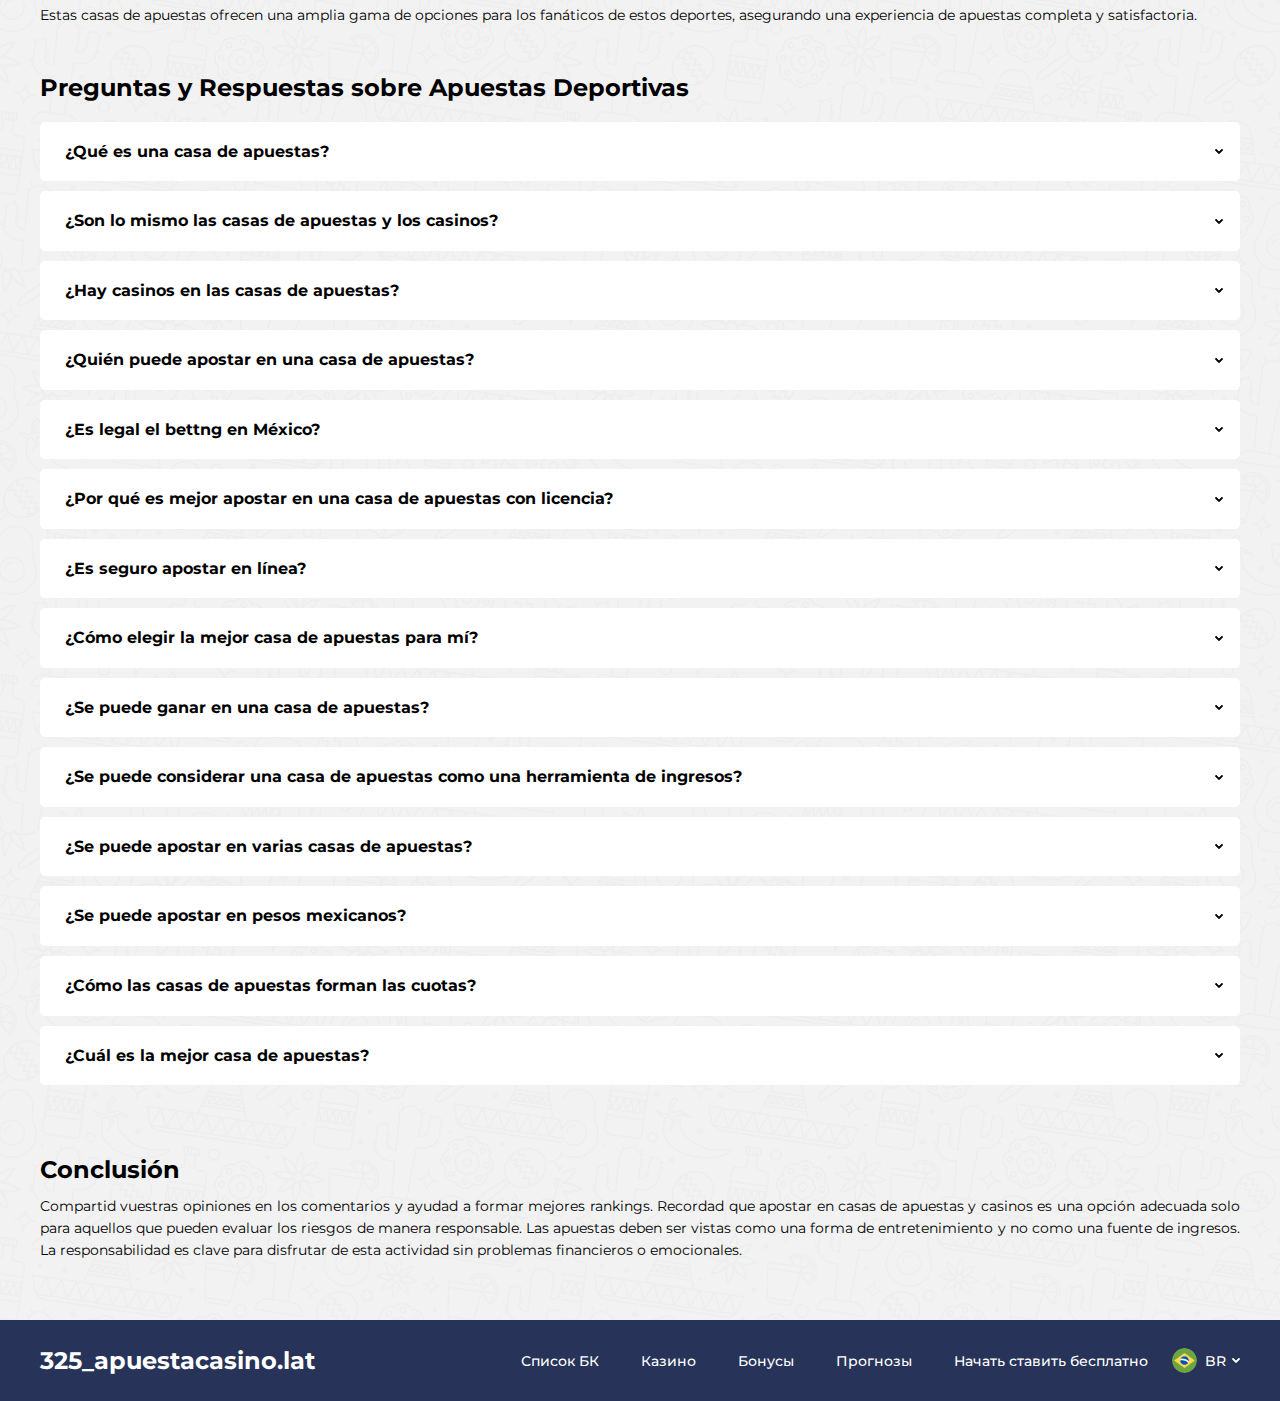
<file: casino.html>
<!DOCTYPE html>
<html>
	<head>
		<meta http-equiv="Content-Type" content="text/html; charset=utf-8">

		<!-- Adapting the page for mobile devices -->
		<meta name="viewport" content="width=device-width, initial-scale=1, maximum-scale=1">

		<!-- Prohibition of phone number recognition -->
		<meta name="format-detection" content="telephone=no">
		<meta name="SKYPE_TOOLBAR" content ="SKYPE_TOOLBAR_PARSER_COMPATIBLE">

		<!-- Page title -->
		<title>Заголовок страницы</title>

		<!-- Meta description -->
		<meta name="description" content="">

		<!-- Meta Keywords -->
		<meta name="keywords" content="">

		<!-- Changing the color of the mobile browser panel -->
		<meta name="msapplication-TileColor" content="#F27216">
		<meta name="theme-color" content="#F27216">

		<!-- Connecting fonts from Google -->
		<link rel="preconnect" href="https://fonts.googleapis.com">
		<link rel="preconnect" href="https://fonts.gstatic.com" crossorigin>
		<link href="https://fonts.googleapis.com/css2?family=Montserrat:ital,wght@0,100..900;1,100..900&display=swap" rel="stylesheet">

		<!-- Connecting style files -->
		<link rel="stylesheet" href="css/swiper-bundle.min.css" async>
		<link rel="stylesheet" href="css/swiper.css" async>
		<link rel="stylesheet" href="css/styles.css" async>

		<link rel="stylesheet" href="css/response_1279.css" media="print, (max-width: 1279px)" async>
		<link rel="stylesheet" href="css/response_1023.css" media="print, (max-width: 1023px)" async>
		<link rel="stylesheet" href="css/response_767.css" media="print, (max-width: 767px)" async>
		<link rel="stylesheet" href="css/response_479.css" media="(max-width: 479px)" async>
	</head>

	<body>
		<div class="wrap">
			<div class="main">
				<header>
					<div class="scroll">
						<div class="cont row">
							<a href="/" class="logo">325_apuestacasino.lat</a>

							<nav class="menu row">
								<div class="menu_item">
									<a href="/">Список БК</a>
								</div>

								<div class="menu_item">
									<a href="/">Казино</a>
								</div>

								<div class="menu_item">
									<a href="/">Бонусы</a>
								</div>

								<div class="menu_item">
									<a href="/">Прогнозы</a>
								</div>

								<div class="menu_item">
									<a href="/">Начать ставить бесплатно</a>
								</div>
							</nav>

							<div class="langs modal_cont">
								<button class="btn mini_modal_btn" data-modal-id="#langs_modal">
									<img src="images/tmp/flag_br.svg" alt="" loading="lazy">

									<span>BR</span>

									<svg class="icon"><use xlink:href="images/sprite.svg#ic_arr_ver"></use></svg>
								</button>

								<div class="mini_modal" id="langs_modal">

								</div>
							</div>

							<button class="theme_btn">
								<svg class="icon"><use xlink:href="images/sprite.svg#ic_theme"></use></svg>
							</button>
						</div>
					</div>
				</header>


				<section class="mob_header">
					<div class="cont row">
						<a href="/" class="logo">325_apuestacasino.lat</a>

						<button class="theme_btn">
							<svg class="icon"><use xlink:href="images/sprite.svg#ic_theme"></use></svg>
						</button>

						<button class="mob_menu_btn">
							<svg class="icon"><use xlink:href="images/sprite.svg#ic_menu"></use></svg>
							<svg class="icon"><use xlink:href="images/sprite.svg#ic_close"></use></svg>
						</button>
					</div>
				</section>


				<section class="first_section">
					<div class="cont">
						<div class="data left">
							<div class="title">Breve sobre el proyecto</div>

							<div class="text_block">
								<p>Somos Apuestacasino, que recopila reseñas de los mejores BCs y casinos de México/Argentina etc, dependiendo de la versión del sitio. En esta página encontrarás un ranking de los mejores de la industria con descripciones detalladas, bonos, fortalezas, debilidades, pros y contras de cada BC. Elige la que más te guste, o ponte en contacto con nosotros en los comentarios, te ayudaremos a elegir la mejor opción. Las bonificaciones de los BC sólo son válidas cuando accedes al sitio haciendo clic en los botones de clasificación.</p>
							</div>

							<button class="mob_spoler_btn">
								<span>Learn more</span>
								<span>Hide</span>
							</button>
						</div>
					</div>

					<img src="images/tmp/first_section_casino_img.png" alt="" class="img right big_offset" loading="lazy">
				</section>


				<section class="bookmakers">
					<div class="cont">
						<div class="block_head">
							<div class="title">Ranking de los mejores BC de México</div>
						</div>

						<div class="titles">
							<div class="col_logo">Rango</div>
							<div class="col_info">Casa de Apuestas</div>
							<div class="col_bonus">Bono de Bienvenida</div>
							<div class="col_games">Métodos de Pago</div>
							<div class="col_actions"></div>
						</div>

						<div class="list">
							<div>
								<div class="item">
									<div class="col_logo">
										<img src="images/tmp/bookmakers_logo1.jpg" alt="" loading="lazy">
									</div>

									<div class="col_info">
										<div class="row">
											<div class="name">1XBET</div>

											<div class="rating"><b>8,0</b> /10</div>
										</div>

										<div class="desc">Alta seguridad y diversidad de eventos deportivos​​</div>
									</div>

									<div class="col_bonus">
										<svg class="icon"><use xlink:href="images/sprite.svg#ic_gift"></use></svg>
										<span>Hasta <b>$3,500 pesos</b></span>
									</div>

									<div class="col_games">
										<div>
											<svg class="icon"><use xlink:href="images/sprite.svg#ic_card_games"></use></svg>
										</div>

										<div>
											<svg class="icon"><use xlink:href="images/sprite.svg#ic_roulette_games"></use></svg>
										</div>

										<div>
											<svg class="icon machines"><use xlink:href="images/sprite.svg#ic_machines_games"></use></svg>
										</div>
									</div>

									<div class="col_actions">
										<div><a href="/" class="link" target="_blank" rel="noopener nofollow">Перейти на сайт 1xBet</a></div>

										<div><button class="spoler_btn">
											<span>Больше деталей</span>
											<span>Свернуть</span>
										</button></div>
									</div>
								</div>

								<div class="data">
									<div class="row">
										<div class="col_left">
											<div><b>Depósito mínimo:</b> $15,71</div>

											<div><b>Métodos de pago:</b> VISA, Mastercard, Transferencia bancaria, Skrill, Neteller, Teleingreso, ecoPayz, Bitcoin</div>

											<div class="devices">
												<svg class="icon" width="26" height="29"><use xlink:href="images/sprite.svg#ic_android"></use></svg>

												<svg class="icon" width="60" height="25"><use xlink:href="images/sprite.svg#ic_ios"></use></svg>
											</div>
										</div>

										<div class="col_right">
											<div class="bonus">
												<svg class="icon"><use xlink:href="images/sprite.svg#ic_gift"></use></svg>
												<span>Hasta <b>$3,500 pesos</b></span>
											</div>

											<div class="link">
												<a href="/">Обзор БК</a>
											</div>
										</div>
									</div>
								</div>
							</div>

							<div>
								<div class="item">
									<div class="col_logo">
										<img src="images/tmp/bookmakers_logo2.jpg" alt="" loading="lazy">
									</div>

									<div class="col_info">
										<div class="row">
											<div class="name">Bet365</div>

											<div class="rating"><b>8,0</b> /10</div>
										</div>

										<div class="desc">Excelentes cuotas y interfaz amigable, ideal para apuestas en la Liga MX​​</div>
									</div>

									<div class="col_bonus">
										<svg class="icon"><use xlink:href="images/sprite.svg#ic_gift"></use></svg>
										<span>Hasta <b>$3,500 pesos</b></span>
									</div>

									<div class="col_games">
										<div>
											<svg class="icon"><use xlink:href="images/sprite.svg#ic_card_games"></use></svg>
										</div>

										<div>
											<svg class="icon"><use xlink:href="images/sprite.svg#ic_roulette_games"></use></svg>
										</div>

										<div>
											<svg class="icon machines"><use xlink:href="images/sprite.svg#ic_machines_games"></use></svg>
										</div>
									</div>

									<div class="col_actions">
										<div><a href="/" class="link" target="_blank" rel="noopener nofollow">Перейти на сайт 1xBet</a></div>

										<div><button class="spoler_btn">
											<span>Больше деталей</span>
											<span>Свернуть</span>
										</button></div>
									</div>
								</div>

								<div class="data">
									<div class="row">
										<div class="col_left">
											<div><b>Depósito mínimo:</b> $15,71</div>

											<div><b>Métodos de pago:</b> VISA, Mastercard, Transferencia bancaria, Skrill, Neteller, Teleingreso, ecoPayz, Bitcoin</div>

											<div class="devices">
												<svg class="icon" width="26" height="29"><use xlink:href="images/sprite.svg#ic_android"></use></svg>

												<svg class="icon" width="60" height="25"><use xlink:href="images/sprite.svg#ic_ios"></use></svg>
											</div>
										</div>

										<div class="col_right">
											<div class="bonus">
												<svg class="icon"><use xlink:href="images/sprite.svg#ic_gift"></use></svg>
												<span>Hasta <b>$3,500 pesos</b></span>
											</div>

											<div class="link">
												<a href="/">Обзор БК</a>
											</div>
										</div>
									</div>
								</div>
							</div>

							<div>
								<div class="item">
									<div class="col_logo">
										<img src="images/tmp/bookmakers_logo3.jpg" alt="" loading="lazy">
									</div>

									<div class="col_info">
										<div class="row">
											<div class="name">Codere</div>

											<div class="rating"><b>8,0</b> /10</div>
										</div>

										<div class="desc">Bonos atractivos y entorno seguro para apuestas deportivas y de casino​​</div>
									</div>

									<div class="col_bonus">
										<svg class="icon"><use xlink:href="images/sprite.svg#ic_gift"></use></svg>
										<span>Hasta <b>$3,500 pesos</b></span>
									</div>

									<div class="col_games">
										<div>
											<svg class="icon"><use xlink:href="images/sprite.svg#ic_card_games"></use></svg>
										</div>

										<div>
											<svg class="icon"><use xlink:href="images/sprite.svg#ic_roulette_games"></use></svg>
										</div>

										<div>
											<svg class="icon machines"><use xlink:href="images/sprite.svg#ic_machines_games"></use></svg>
										</div>
									</div>

									<div class="col_actions">
										<div><a href="/" class="link" target="_blank" rel="noopener nofollow">Перейти на сайт 1xBet</a></div>

										<div><button class="spoler_btn">
											<span>Больше деталей</span>
											<span>Свернуть</span>
										</button></div>
									</div>
								</div>

								<div class="data">
									<div class="row">
										<div class="col_left">
											<div><b>Depósito mínimo:</b> $15,71</div>

											<div><b>Métodos de pago:</b> VISA, Mastercard, Transferencia bancaria, Skrill, Neteller, Teleingreso, ecoPayz, Bitcoin</div>

											<div class="devices">
												<svg class="icon" width="26" height="29"><use xlink:href="images/sprite.svg#ic_android"></use></svg>

												<svg class="icon" width="60" height="25"><use xlink:href="images/sprite.svg#ic_ios"></use></svg>
											</div>
										</div>

										<div class="col_right">
											<div class="bonus">
												<svg class="icon"><use xlink:href="images/sprite.svg#ic_gift"></use></svg>
												<span>Hasta <b>$3,500 pesos</b></span>
											</div>

											<div class="link">
												<a href="/">Обзор БК</a>
											</div>
										</div>
									</div>
								</div>
							</div>

							<div>
								<div class="item">
									<div class="col_logo">
										<img src="images/tmp/bookmakers_logo4.jpg" alt="" loading="lazy">
									</div>

									<div class="col_info">
										<div class="row">
											<div class="name">Caliente Casino</div>

											<div class="rating"><b>8,0</b> /10</div>
										</div>

										<div class="desc">Confiabilidad y una amplia oferta de servicios de apuestas deportivas y casino​</div>
									</div>

									<div class="col_bonus">
										<svg class="icon"><use xlink:href="images/sprite.svg#ic_gift"></use></svg>
										<span>Hasta <b>$3,500 pesos</b></span>
									</div>

									<div class="col_games">
										<div>
											<svg class="icon"><use xlink:href="images/sprite.svg#ic_card_games"></use></svg>
										</div>

										<div>
											<svg class="icon"><use xlink:href="images/sprite.svg#ic_roulette_games"></use></svg>
										</div>

										<div>
											<svg class="icon machines"><use xlink:href="images/sprite.svg#ic_machines_games"></use></svg>
										</div>
									</div>

									<div class="col_actions">
										<div><a href="/" class="link" target="_blank" rel="noopener nofollow">Перейти на сайт 1xBet</a></div>

										<div><button class="spoler_btn">
											<span>Больше деталей</span>
											<span>Свернуть</span>
										</button></div>
									</div>
								</div>

								<div class="data">
									<div class="row">
										<div class="col_left">
											<div><b>Depósito mínimo:</b> $15,71</div>

											<div><b>Métodos de pago:</b> VISA, Mastercard, Transferencia bancaria, Skrill, Neteller, Teleingreso, ecoPayz, Bitcoin</div>

											<div class="devices">
												<svg class="icon" width="26" height="29"><use xlink:href="images/sprite.svg#ic_android"></use></svg>

												<svg class="icon" width="60" height="25"><use xlink:href="images/sprite.svg#ic_ios"></use></svg>
											</div>
										</div>

										<div class="col_right">
											<div class="bonus">
												<svg class="icon"><use xlink:href="images/sprite.svg#ic_gift"></use></svg>
												<span>Hasta <b>$3,500 pesos</b></span>
											</div>

											<div class="link">
												<a href="/">Обзор БК</a>
											</div>
										</div>
									</div>
								</div>
							</div>

							<div>
								<div class="item">
									<div class="col_logo">
										<img src="images/tmp/bookmakers_logo5.jpg" alt="" loading="lazy">
									</div>

									<div class="col_info">
										<div class="row">
											<div class="name">Lottoland</div>

											<div class="rating"><b>8,0</b> /10</div>
										</div>

										<div class="desc">Confiabilidad y una amplia oferta de servicios de apuestas deportivas y casino​</div>
									</div>

									<div class="col_bonus">
										<svg class="icon"><use xlink:href="images/sprite.svg#ic_gift"></use></svg>
										<span>Hasta <b>$3,500 pesos</b></span>
									</div>

									<div class="col_games">
										<div>
											<svg class="icon"><use xlink:href="images/sprite.svg#ic_card_games"></use></svg>
										</div>

										<div>
											<svg class="icon"><use xlink:href="images/sprite.svg#ic_roulette_games"></use></svg>
										</div>

										<div>
											<svg class="icon machines"><use xlink:href="images/sprite.svg#ic_machines_games"></use></svg>
										</div>
									</div>

									<div class="col_actions">
										<div><a href="/" class="link" target="_blank" rel="noopener nofollow">Перейти на сайт 1xBet</a></div>

										<div><button class="spoler_btn">
											<span>Больше деталей</span>
											<span>Свернуть</span>
										</button></div>
									</div>
								</div>

								<div class="data">
									<div class="row">
										<div class="col_left">
											<div><b>Depósito mínimo:</b> $15,71</div>

											<div><b>Métodos de pago:</b> VISA, Mastercard, Transferencia bancaria, Skrill, Neteller, Teleingreso, ecoPayz, Bitcoin</div>

											<div class="devices">
												<svg class="icon" width="26" height="29"><use xlink:href="images/sprite.svg#ic_android"></use></svg>

												<svg class="icon" width="60" height="25"><use xlink:href="images/sprite.svg#ic_ios"></use></svg>
											</div>
										</div>

										<div class="col_right">
											<div class="bonus">
												<svg class="icon"><use xlink:href="images/sprite.svg#ic_gift"></use></svg>
												<span>Hasta <b>$3,500 pesos</b></span>
											</div>

											<div class="link">
												<a href="/">Обзор БК</a>
											</div>
										</div>
									</div>
								</div>
							</div>
						</div>
					</div>
				</section>


				<section class="criteria">
					<div class="cont">
						<div class="block_head">
							<div class="title">Criterios de selección para la clasificación</div>

							<div class="desc">La clasificación que ves arriba no se formó desde cero, consideramos ciertos criterios para cada BC, en particular:</div>
						</div>

						<div class="row">
							<div class="item">
								<svg class="icon"><use xlink:href="images/sprite.svg#ic_list"></use></svg>

								<span>Estabilidad - la BC no debe ser partícipe constante de escándalos, especialmente en términos de cancelación de pagos, su reputación empresarial debe ser alta</span>
							</div>

							<div class="item">
								<svg class="icon"><use xlink:href="images/sprite.svg#ic_list"></use></svg>

								<span>Conocimiento general de la marca - especialmente si son globales</span>
							</div>

							<div class="item">
								<svg class="icon"><use xlink:href="images/sprite.svg#ic_list"></use></svg>

								<span>Calidad del programa de bonos - el factor más agradable para un apostante, y ¿por qué no seleccionar las empresas en función de él?</span>
							</div>

							<div class="item">
								<svg class="icon"><use xlink:href="images/sprite.svg#ic_list"></use></svg>

								<span>Nivel de márgenes y cuotas, a pesar de que son +/- iguales, la diferencia de décimas en la distancia puede ajustar significativamente los resultados de las apuestas, y por lo tanto es importante elegir la BC con la mejor oferta</span>
							</div>

							<div class="item">
								<svg class="icon"><use xlink:href="images/sprite.svg#ic_list"></use></svg>

								<span>Servicios adicionales - el número de servicios útiles auxiliares - retransmisiones, calculadoras, tipos de apuestas poco comunes (sistema, cadena, constructor de apuestas), etc</span>
							</div>

							<div class="item">
								<svg class="icon"><use xlink:href="images/sprite.svg#ic_list"></use></svg>

								<span>Comodidad de trabajo, especialmente desde el móvil - un criterio subjetivo, pero si la BC no tiene una buena versión móvil y una página web rápida, no entrará en las primeras líneas de la clasificación</span>
							</div>
						</div>
					</div>
				</section>


				<section class="top_bookmakers">
					<div class="cont">
						<div class="block_head">
							<div class="title">En el TOP-5 según los resultados de selección entraron:</div>
						</div>

						<div class="list">
							<div class="item">
								<div class="number"></div>

								<div class="logo">
									<img src="images/tmp/bookmakers_logo1.jpg" alt="" loading="lazy">
								</div>

								<div class="info">
									<div class="name">1XBET</div>

									<div class="desc">condiciones óptimas, bono hasta $3,500 pesos. Alta seguridad, amplia selección de eventos deportivos​.</div>
								</div>
							</div>

							<div class="item">
								<div class="number"></div>

								<div class="logo">
									<img src="images/tmp/bookmakers_logo2.jpg" alt="" loading="lazy">
								</div>

								<div class="info">
									<div class="name">Bet365</div>

									<div class="desc">marca mundial, indicadores equilibrados, bono hasta $3,000 pesos. Excelentes cuotas e interfaz amigable, ideal para apuestas en la Liga MX​.</div>
								</div>
							</div>

							<div class="item">
								<div class="number"></div>

								<div class="logo">
									<img src="images/tmp/bookmakers_logo3.jpg" alt="" loading="lazy">
								</div>

								<div class="info">
									<div class="name">Codere</div>

									<div class="desc">casa de apuestas joven, amplia línea, incluyendo deportes raros, bonos variados. Plataforma segura y confiable para apuestas deportivas y de casino​.</div>
								</div>
							</div>

							<div class="item">
								<div class="number"></div>

								<div class="logo">
									<img src="images/tmp/bookmakers_logo4.jpg" alt="" loading="lazy">
								</div>

								<div class="info">
									<div class="name">Caliente Casino</div>

									<div class="desc">conocida en el mercado, bonos variados. Plataforma fiable con una amplia oferta de apuestas deportivas y juegos de casino​.</div>
								</div>
							</div>

							<div class="item">
								<div class="number"></div>

								<div class="logo">
									<img src="images/tmp/bookmakers_logo5.jpg" alt="" loading="lazy">
								</div>

								<div class="info">
									<div class="name">Lottoland</div>

									<div class="desc">popular para apuestas en deportes y loterías, bonos variados. Amplia variedad de eventos deportivos y atractivos bonos​​.</div>
								</div>
							</div>
						</div>
					</div>
				</section>


				<section style="margin-bottom: 46px;">
					<div class="cont">
						<div class="text_block">
							<p>stas casas de apuestas brindan servicios de alta calidad, garantizando seguridad, comodidad y una diversidad de eventos deportivos para apostar, lo que las convierte en las mejores en México en 2024.</p>

							<h2>Cómo se regulan las apuestas en México</h2>

							<p>En México, las apuestas están reguladas por la Secretaría de Gobernación (SEGOB) a través de la Dirección General de Juegos y Sorteos. Esta entidad otorga las licencias necesarias para operar legalmente en el país. Las casas de apuestas deben cumplir con estrictos requisitos para obtener y mantener estas licencias, garantizando así la seguridad y protección de los usuarios.</p>
						</div>

						<div class="text_block">
							<h2>Licencias y Reguladores:</h2>

							<ol>
								<li>Licencias: Otorgadas por la SEGOB, garantizan que las casas de apuestas cumplen con las normativas locales.</li>

								<li>Regulación: La Dirección General de Juegos y Sorteos supervisa todas las actividades de apuestas y juegos de azar para asegurar el cumplimiento de la ley.</li>
							</ol>

							<p>Las ganancias obtenidas de las apuestas están sujetas a impuestos, que deben ser declarados según la legislación fiscal vigente en México. Las casas de apuestas también están obligadas a pagar impuestos sobre sus ingresos operativos.</p>

							<p>A quiénes se recomienda y no se recomienda apostar</p>

							<p>Las apuestas deben ser vistas como una forma de entretenimiento, no como una fuente de ingresos. Es crucial entender que las apuestas pueden llevar a problemas financieros y emocionales si no se manejan con cuidado.</p>

							<p><b>Recomendaciones:</b></p>

							<ul>
								<li>Aquellos que tienen un control estricto sobre sus finanzas y pueden disfrutar de las apuestas de manera responsable y moderada.</li>

								<li>Aquellos que no pueden controlar sus impulsos, tienen problemas financieros o historial de adicción.</li>
							</ul>

							<p>Si ya has comenzado a apostar y encuentras difícil detenerte, es importante buscar ayuda profesional. Existen varias organizaciones que ofrecen apoyo y recursos para quienes enfrentan problemas con el juego.</p>

							<h2>Las Mejores Casas de Apuestas Según los Usuarios</h2>

							<p>Si entiendes la responsabilidad de trabajar con apuestas, aquí está la lista de casas de apuestas que nuestros lectores consideran las mejores:</p>

							<ol>
								<li><b>Caliente Casino</b> – Apreciada por su plataforma fácil de usar y seguridad.</li>

								<li><b>Lottoland</b> – Amada por su variedad de deportes y loterías.</li>

								<li><b>Betway</b> – Favorita por sus rápidos pagos y atención al cliente.</li>
							</ol>

							<h2>Casas de Apuestas con los Mejores Bonos</h2>

							<p>Siempre es agradable recibir un bono al comenzar. Aquí están las TOP-5 con los bonos más grandes o ventajosos:</p>

							<ol>
								<li><b>1XBET</b> – Bono récord de hasta $3,500 pesos.</li>

								<li><b>Codere</b> – Bono del 300% del depósito inicial.</li>

								<li><b>Bet365</b> – Bono sin depósito inicial.</li>
							</ol>

							<h2>Casas de Apuestas con los Mejores Coeficientes</h2>

							<p>Si te importa principalmente el tamaño del potencial premio, aquí están las TOP-5 opciones:</p>

							<ol>
								<li><b>Betway</b> – Margen promedio del 3%.</li>

								<li><b>Caliente Casino</b> – Margen promedio del 4%.</li>

								<li><b>Playzilla</b> – Margen promedio del 5%.</li>
							</ol>

							<h2>Casas de Apuestas con Mínimo Depósito</h2>

							<p>Para aquellos que prefieren apostar con cantidades pequeñas, aquí está el ranking:</p>

							<ol>
								<li><b>Caliente Casino</b> – Depósito mínimo de $50 pesos, apuesta mínima de $10 pesos.</li>

								<li><b>Lottoland</b> – Depósito mínimo de $100 pesos, apuesta mínima de $20 pesos.</li>

								<li><b>Playzilla</b> – Depósito mínimo de $100 pesos, apuesta mínima de $10 pesos.</li>
							</ol>

							<h2>Mejores Casas de Apuestas para Apuestas en Vivo</h2>

							<p>Para apuestas en vivo, la rapidez y cobertura son esenciales:</p>

							<ol>
								<li><b>Playzilla</b> – Máxima cobertura de eventos en vivo.</li>

								<li><b>Bet365</b> – Procesa apuestas rápidamente.</li>

								<li><b>Lottoland</b> – Servicios adicionales para apuestas en vivo.</li>
							</ol>

							<h2>Casas de Apuestas que Aceptan Criptomonedas</h2>

							<p>Es ideal tener opciones para manejar depósitos. Aquí está el ranking:</p>

							<ol>
								<li><b>22bet</b> – Máxima cantidad de métodos de pago.</li>

								<li><b>Betway</b> – Varios métodos, incluyendo criptomonedas populares.</li>

								<li><b>Caliente Casino</b> – Soporta varias criptomonedas como Bitcoin y Ethereum.</li>
							</ol>

							<h2>Nuevas Casas de Apuestas</h2>

							<p>Si eres experto en apuestas y buscas algo nuevo, aquí están las opciones más recientes:</p>

							<ol>
								<li><b>Betwarrior</b> – Nuevo en México, destaca por su diseño moderno y velocidad.</li>

								<li><b>20bet</b> – Marca global, recientemente ingresada al mercado mexicano.</li>

								<li><b>Playzilla</b> – No es completamente nueva, pero destaca entre las recientes.</li>
							</ol>

							<p>Estas listas reflejan la diversidad y calidad de las opciones disponibles en el mercado mexicano de apuestas en 2024.</p>

							<h2>Las Mejores Casas de Apuestas para Fútbol</h2>

							<p>El fútbol es el deporte principal y debe estar ampliamente representado en la línea de las casas de apuestas. Aquí están las TOP-5 según la calidad de su oferta en fútbol:</p>

							<ol>
								<li><b>Bet365</b> – Todas las ligas y campeonatos de fútbol posibles.</li>

								<li><b>Codere</b> – Fuerte enfoque en campeonatos de América Latina, incluyendo 2ª y 3ª divisiones.</li>

								<li><b>Caliente Casino</b> – Gran variedad de apuestas en fútbol, incluyendo fútbol playa y fútbol sala.</li>

								<li><b>1XBET</b> – Amplia cobertura de ligas menores y eventos internacionales.</li>

								<li><b>Lottoland</b> – Variedad de opciones de apuestas en ligas europeas y locales.</li>
							</ol>

							<h2>Las Mejores Casas de Apuestas para Boxeo</h2>

							<p>El boxeo es igualmente importante para los apostadores mexicanos. Aquí están las TOP-5 casas de apuestas para boxeo:</p>

							<ol>
								<li><b>Betway</b> – Óptimos coeficientes en boxeo, aunque la línea sea menor que otras.</li>

								<li><b>Caliente Casino</b> – La línea más amplia para apuestas en boxeo.</li>

								<li><b>Codere</b> – Balance entre buenos coeficientes y una línea amplia.</li>

								<li><b>1XBET</b> – Ofertas especiales y eventos en vivo de boxeo.</li>

								<li><b>Bet365</b> – Apuestas detalladas y opciones en combates internacionales.</li>
							</ol>

							<h2>Las Mejores Casas de Apuestas para Baloncesto</h2>

							<p>El baloncesto es un deporte dinámico y también cuenta con excelentes opciones de apuestas. Aquí están las TOP-5:</p>

							<ol>
								<li><b>1XBET</b> – Amplia cobertura de ligas y campeonatos de baloncesto.</li>

								<li><b>Bet365</b> – Fuerte enfoque en campeonatos de América Latina, incluyendo 2ª y 3ª divisiones.</li>

								<li><b>Caliente Casino</b> – Excelente variedad de apuestas en baloncesto, incluyendo la NBA y ligas europeas.</li>

								<li><b>Lottoland</b> – Opciones variadas en ligas locales e internacionales.</li>

								<li><b>Codere</b> – Buen equilibrio entre variedad de eventos y competitividad de los coeficientes.</li>
							</ol>

							<p>Estas casas de apuestas ofrecen una amplia gama de opciones para los fanáticos de estos deportes, asegurando una experiencia de apuestas completa y satisfactoria.</p>
						</div>
					</div>
				</section>


				<section class="FAQ">
					<div class="cont">
						<div class="block_head">
							<div class="title">Preguntas y Respuestas sobre Apuestas Deportivas</div>
						</div>

						<div class="accordion">
							<div class="accordion_item">
								<div class="head">
									<div class="title">¿Qué es una casa de apuestas?</div>

									<svg class="arr"><use xlink:href="images/sprite.svg#ic_arr_ver"></use></svg>
								</div>

								<div class="data">
									<div class="text_block">
										<p>Sí, en algunas casas de apuestas también se pueden encontrar casinos. La disponibilidad de secciones de casino depende de la licencia de operación que tenga la casa de apuestas. Algunas plataformas ofrecen una experiencia completa de apuestas deportivas y juegos de casino.</p>
									</div>
								</div>
							</div>

							<div class="accordion_item">
								<div class="head">
									<div class="title">¿Son lo mismo las casas de apuestas y los casinos?</div>

									<svg class="arr"><use xlink:href="images/sprite.svg#ic_arr_ver"></use></svg>
								</div>

								<div class="data">
									<div class="text_block">
										<p>Sí, en algunas casas de apuestas también se pueden encontrar casinos. La disponibilidad de secciones de casino depende de la licencia de operación que tenga la casa de apuestas. Algunas plataformas ofrecen una experiencia completa de apuestas deportivas y juegos de casino.</p>
									</div>
								</div>
							</div>

							<div class="accordion_item">
								<div class="head">
									<div class="title">¿Hay casinos en las casas de apuestas?</div>

									<svg class="arr"><use xlink:href="images/sprite.svg#ic_arr_ver"></use></svg>
								</div>

								<div class="data">
									<div class="text_block">
										<p>Sí, en algunas casas de apuestas también se pueden encontrar casinos. La disponibilidad de secciones de casino depende de la licencia de operación que tenga la casa de apuestas. Algunas plataformas ofrecen una experiencia completa de apuestas deportivas y juegos de casino.</p>
									</div>
								</div>
							</div>

							<div class="accordion_item">
								<div class="head">
									<div class="title">¿Quién puede apostar en una casa de apuestas?</div>

									<svg class="arr"><use xlink:href="images/sprite.svg#ic_arr_ver"></use></svg>
								</div>

								<div class="data">
									<div class="text_block">
										<p>Sí, en algunas casas de apuestas también se pueden encontrar casinos. La disponibilidad de secciones de casino depende de la licencia de operación que tenga la casa de apuestas. Algunas plataformas ofrecen una experiencia completa de apuestas deportivas y juegos de casino.</p>
									</div>
								</div>
							</div>

							<div class="accordion_item">
								<div class="head">
									<div class="title">¿Es legal el bettng en México?</div>

									<svg class="arr"><use xlink:href="images/sprite.svg#ic_arr_ver"></use></svg>
								</div>

								<div class="data">
									<div class="text_block">
										<p>Sí, en algunas casas de apuestas también se pueden encontrar casinos. La disponibilidad de secciones de casino depende de la licencia de operación que tenga la casa de apuestas. Algunas plataformas ofrecen una experiencia completa de apuestas deportivas y juegos de casino.</p>
									</div>
								</div>
							</div>

							<div class="accordion_item">
								<div class="head">
									<div class="title">¿Por qué es mejor apostar en una casa de apuestas con licencia?</div>

									<svg class="arr"><use xlink:href="images/sprite.svg#ic_arr_ver"></use></svg>
								</div>

								<div class="data">
									<div class="text_block">
										<p>Sí, en algunas casas de apuestas también se pueden encontrar casinos. La disponibilidad de secciones de casino depende de la licencia de operación que tenga la casa de apuestas. Algunas plataformas ofrecen una experiencia completa de apuestas deportivas y juegos de casino.</p>
									</div>
								</div>
							</div>

							<div class="accordion_item">
								<div class="head">
									<div class="title">¿Es seguro apostar en línea?</div>

									<svg class="arr"><use xlink:href="images/sprite.svg#ic_arr_ver"></use></svg>
								</div>

								<div class="data">
									<div class="text_block">
										<p>Sí, en algunas casas de apuestas también se pueden encontrar casinos. La disponibilidad de secciones de casino depende de la licencia de operación que tenga la casa de apuestas. Algunas plataformas ofrecen una experiencia completa de apuestas deportivas y juegos de casino.</p>
									</div>
								</div>
							</div>

							<div class="accordion_item">
								<div class="head">
									<div class="title">¿Cómo elegir la mejor casa de apuestas para mí?</div>

									<svg class="arr"><use xlink:href="images/sprite.svg#ic_arr_ver"></use></svg>
								</div>

								<div class="data">
									<div class="text_block">
										<p>Sí, en algunas casas de apuestas también se pueden encontrar casinos. La disponibilidad de secciones de casino depende de la licencia de operación que tenga la casa de apuestas. Algunas plataformas ofrecen una experiencia completa de apuestas deportivas y juegos de casino.</p>
									</div>
								</div>
							</div>

							<div class="accordion_item">
								<div class="head">
									<div class="title">¿Se puede ganar en una casa de apuestas?</div>

									<svg class="arr"><use xlink:href="images/sprite.svg#ic_arr_ver"></use></svg>
								</div>

								<div class="data">
									<div class="text_block">
										<p>Sí, en algunas casas de apuestas también se pueden encontrar casinos. La disponibilidad de secciones de casino depende de la licencia de operación que tenga la casa de apuestas. Algunas plataformas ofrecen una experiencia completa de apuestas deportivas y juegos de casino.</p>
									</div>
								</div>
							</div>

							<div class="accordion_item">
								<div class="head">
									<div class="title">¿Se puede considerar una casa de apuestas como una herramienta de ingresos?</div>

									<svg class="arr"><use xlink:href="images/sprite.svg#ic_arr_ver"></use></svg>
								</div>

								<div class="data">
									<div class="text_block">
										<p>Sí, en algunas casas de apuestas también se pueden encontrar casinos. La disponibilidad de secciones de casino depende de la licencia de operación que tenga la casa de apuestas. Algunas plataformas ofrecen una experiencia completa de apuestas deportivas y juegos de casino.</p>
									</div>
								</div>
							</div>

							<div class="accordion_item">
								<div class="head">
									<div class="title">¿Se puede apostar en varias casas de apuestas?</div>

									<svg class="arr"><use xlink:href="images/sprite.svg#ic_arr_ver"></use></svg>
								</div>

								<div class="data">
									<div class="text_block">
										<p>Sí, en algunas casas de apuestas también se pueden encontrar casinos. La disponibilidad de secciones de casino depende de la licencia de operación que tenga la casa de apuestas. Algunas plataformas ofrecen una experiencia completa de apuestas deportivas y juegos de casino.</p>
									</div>
								</div>
							</div>

							<div class="accordion_item">
								<div class="head">
									<div class="title">¿Se puede apostar en pesos mexicanos?</div>

									<svg class="arr"><use xlink:href="images/sprite.svg#ic_arr_ver"></use></svg>
								</div>

								<div class="data">
									<div class="text_block">
										<p>Sí, en algunas casas de apuestas también se pueden encontrar casinos. La disponibilidad de secciones de casino depende de la licencia de operación que tenga la casa de apuestas. Algunas plataformas ofrecen una experiencia completa de apuestas deportivas y juegos de casino.</p>
									</div>
								</div>
							</div>

							<div class="accordion_item">
								<div class="head">
									<div class="title">¿Cómo las casas de apuestas forman las cuotas?</div>

									<svg class="arr"><use xlink:href="images/sprite.svg#ic_arr_ver"></use></svg>
								</div>

								<div class="data">
									<div class="text_block">
										<p>Sí, en algunas casas de apuestas también se pueden encontrar casinos. La disponibilidad de secciones de casino depende de la licencia de operación que tenga la casa de apuestas. Algunas plataformas ofrecen una experiencia completa de apuestas deportivas y juegos de casino.</p>
									</div>
								</div>
							</div>

							<div class="accordion_item">
								<div class="head">
									<div class="title">¿Cuál es la mejor casa de apuestas?</div>

									<svg class="arr"><use xlink:href="images/sprite.svg#ic_arr_ver"></use></svg>
								</div>

								<div class="data">
									<div class="text_block">
										<p>Sí, en algunas casas de apuestas también se pueden encontrar casinos. La disponibilidad de secciones de casino depende de la licencia de operación que tenga la casa de apuestas. Algunas plataformas ofrecen una experiencia completa de apuestas deportivas y juegos de casino.</p>
									</div>
								</div>
							</div>
						</div>
					</div>
				</section>


				<section class="conclusion">
					<div class="cont">
						<div class="block_head">
							<div class="title">Conclusión</div>
						</div>

						<div class="text_block">
							<p>Compartid vuestras opiniones en los comentarios y ayudad a formar mejores rankings. Recordad que apostar en casas de apuestas y casinos es una opción adecuada solo para aquellos que pueden evaluar los riesgos de manera responsable. Las apuestas deben ser vistas como una forma de entretenimiento y no como una fuente de ingresos. La responsabilidad es clave para disfrutar de esta actividad sin problemas financieros o emocionales.</p>
						</div>
					</div>
				</section>
			</div>


			<footer>
				<div class="cont row">
					<div class="logo">325_apuestacasino.lat</div>

					<div class="menu row">
						<div class="menu_item">
							<a href="/">Список БК</a>
						</div>

						<div class="menu_item">
							<a href="/">Казино</a>
						</div>

						<div class="menu_item">
							<a href="/">Бонусы</a>
						</div>

						<div class="menu_item">
							<a href="/">Прогнозы</a>
						</div>

						<div class="menu_item">
							<a href="/">Начать ставить бесплатно</a>
						</div>
					</div>

					<div class="langs modal_cont">
						<button class="btn mini_modal_btn" data-modal-id="#langs_modal">
							<img src="images/tmp/flag_br.svg" alt="" loading="lazy">

							<span>BR</span>

							<svg class="icon"><use xlink:href="images/sprite.svg#ic_arr_ver"></use></svg>
						</button>

						<div class="mini_modal" id="langs_modal">

						</div>
					</div>
				</div>
			</footer>


			<div class="overlay"></div>
		</div>


		<!-- Connecting javascript files -->
		<script src="js/jquery-3.6.3.min.js"></script>
		<script src="js/functions.js"></script>
		<script src="js/swiper-bundle.min.js"></script>
		<script src="js/clipboard.min.js"></script>
		<script src="js/scripts.js"></script>
	</body>
</html>
</file>
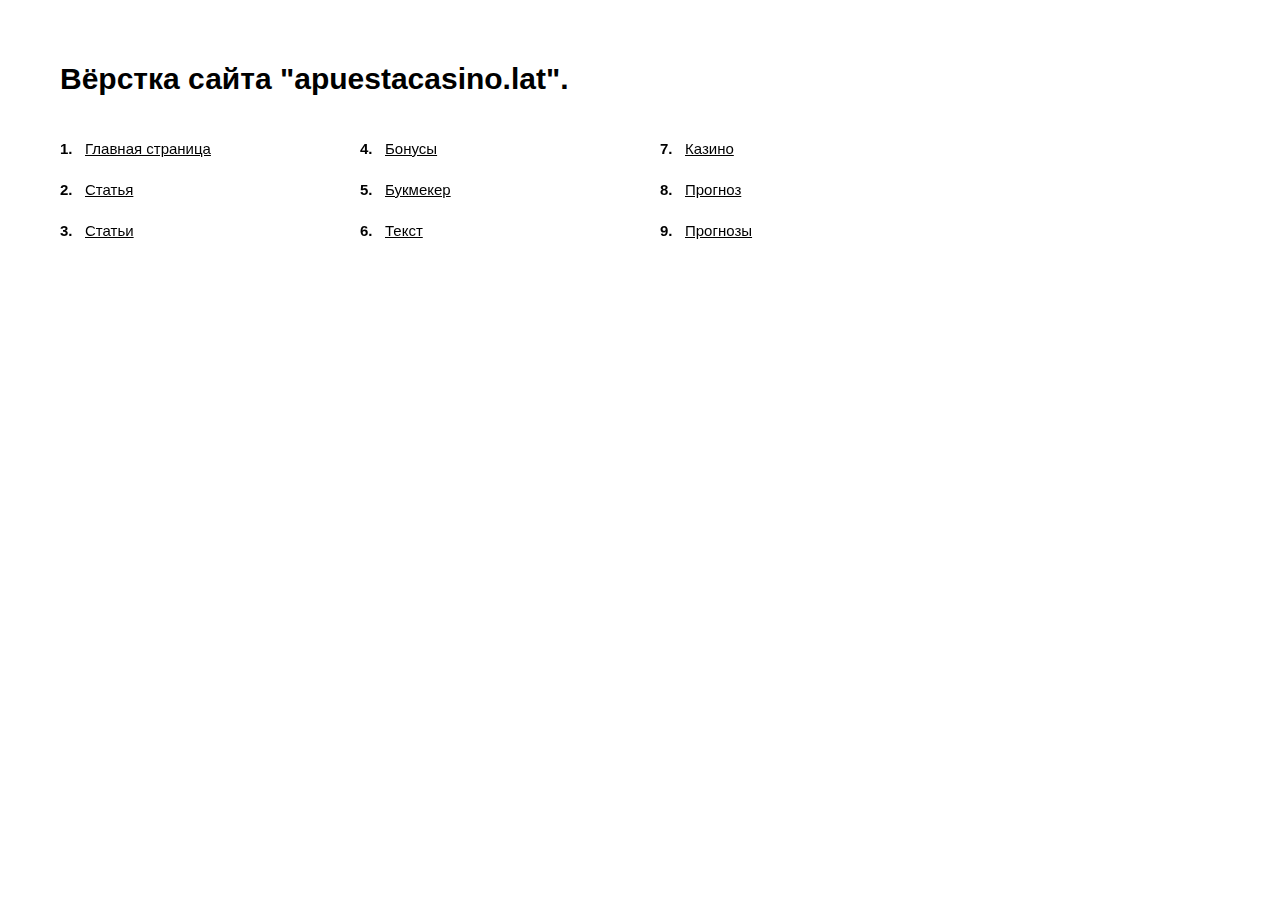
<file: demo_links.html>
<!DOCTYPE html>
<html lang="ru">
	<head>
		<meta http-equiv="Content-Type" content="text/html; charset=utf-8">

		<!-- Адаптирование страницы для мобильных устройств -->
		<meta name="viewport" content="width=device-width, initial-scale=1, maximum-scale=1">

		<!-- Запрет распознования номера телефона -->
		<meta name="format-detection" content="telephone=no">
		<meta name="SKYPE_TOOLBAR" content ="SKYPE_TOOLBAR_PARSER_COMPATIBLE">

		<style>
			*
			{
			    box-sizing: border-box;
			    margin: 0;
			    padding: 0;
			}

			*:before,
			*:after
			{
			    box-sizing: border-box;
			}


			.demo_links
			{
			    padding: 60px;
			}

			.demo_links .title
			{
			    font-family: Arial, 'Helvetica Neue', Helvetica, sans-serif;
			    font-size: 30px;
			    font-weight: 700;
			    line-height: 38px;

			    margin-bottom: 40px;
			}

			.demo_links ol
			{
			    font-family: Arial, 'Helvetica Neue', Helvetica, sans-serif;
			    font-size: 15px;
			    line-height: 21px;

			    counter-reset: li;

			    column-gap: 40px;
			    column-count: 4;
			}

			.demo_links ol li
			{
			    position: relative;

			    display: block;
			    overflow: hidden;

			    padding-left: 25px;

			    list-style-type: none;

			    transform: translateZ(0);

			    --webkit-column-break-inside: avoid;
			    page-break-inside: avoid;
			    break-inside: avoid;
			}

			.demo_links ol li + li
			{
			    margin-top: 20px;
			}

			.demo_links ol li:before
			{
			    color: var(--text_color);
			    font-weight: 700;

			    position: absolute;
			    top: 0;
			    left: 0;

			    content: counters(li, '.') '.';
			    counter-increment: li;
			}


			.demo_links li a
			{
			    color: #000;
			}

			.demo_links li a:hover
			{
			    text-decoration: none;
			}


			@media (max-width: 1279px)
			{
			    .demo_links ol
			    {
			        column-count: 3;
			    }
			}


			@media (max-width: 1023px)
			{
			    .demo_links
			    {
			        padding: 40px;
			    }

			    .demo_links .title
			    {
			        font-size: 28px;
			        line-height: 34px;

			        margin-bottom: 25px;
			    }

			    .demo_links ol
			    {
			        column-count: 2;
			    }
			}


			@media (max-width: 767px)
			{
			    .demo_links
			    {
			        padding: 30px;
			    }

			    .demo_links .title
			    {
			        font-size: 26px;
			        line-height: 32px;
			    }

			    .demo_links ol
			    {
			        column-gap: 40px;
			    }
			}


			@media (max-width: 479px)
			{
			    .demo_links
			    {
			        padding: 20px;
			    }

			    .demo_links .title
			    {
			        font-size: 22px;
			        line-height: 28px;

			        margin-bottom: 25px;
			    }

			    .demo_links ol
			    {
			        column-count: 1;
			    }

			    .demo_links ol li + li
			    {
			        margin-top: 15px;
			    }
			}

		</style>
	</head>

	<body>
		<div class="demo_links">
			<div class="title">Вёрстка сайта "apuestacasino.lat".</div>

			<ol>
				<li><a href="./index.html" target="_blank">Главная страница</a></li>
				<li><a href="./article.html" target="_blank">Статья</a></li>
				<li><a href="./articles.html" target="_blank">Статьи</a></li>
				<li><a href="./bonuses.html" target="_blank">Бонусы</a></li>
				<li><a href="./bookmaker.html" target="_blank">Букмекер</a></li>
				<li><a href="./bookmaker.html" target="_blank">Текст</a></li>
				<li><a href="./casino.html" target="_blank">Казино</a></li>
				<li><a href="./forecast.html" target="_blank">Прогноз</a></li>
				<li><a href="./forecasts.html" target="_blank">Прогнозы</a></li>
			</ol>
		</div>
	</body>
</html>
</file>
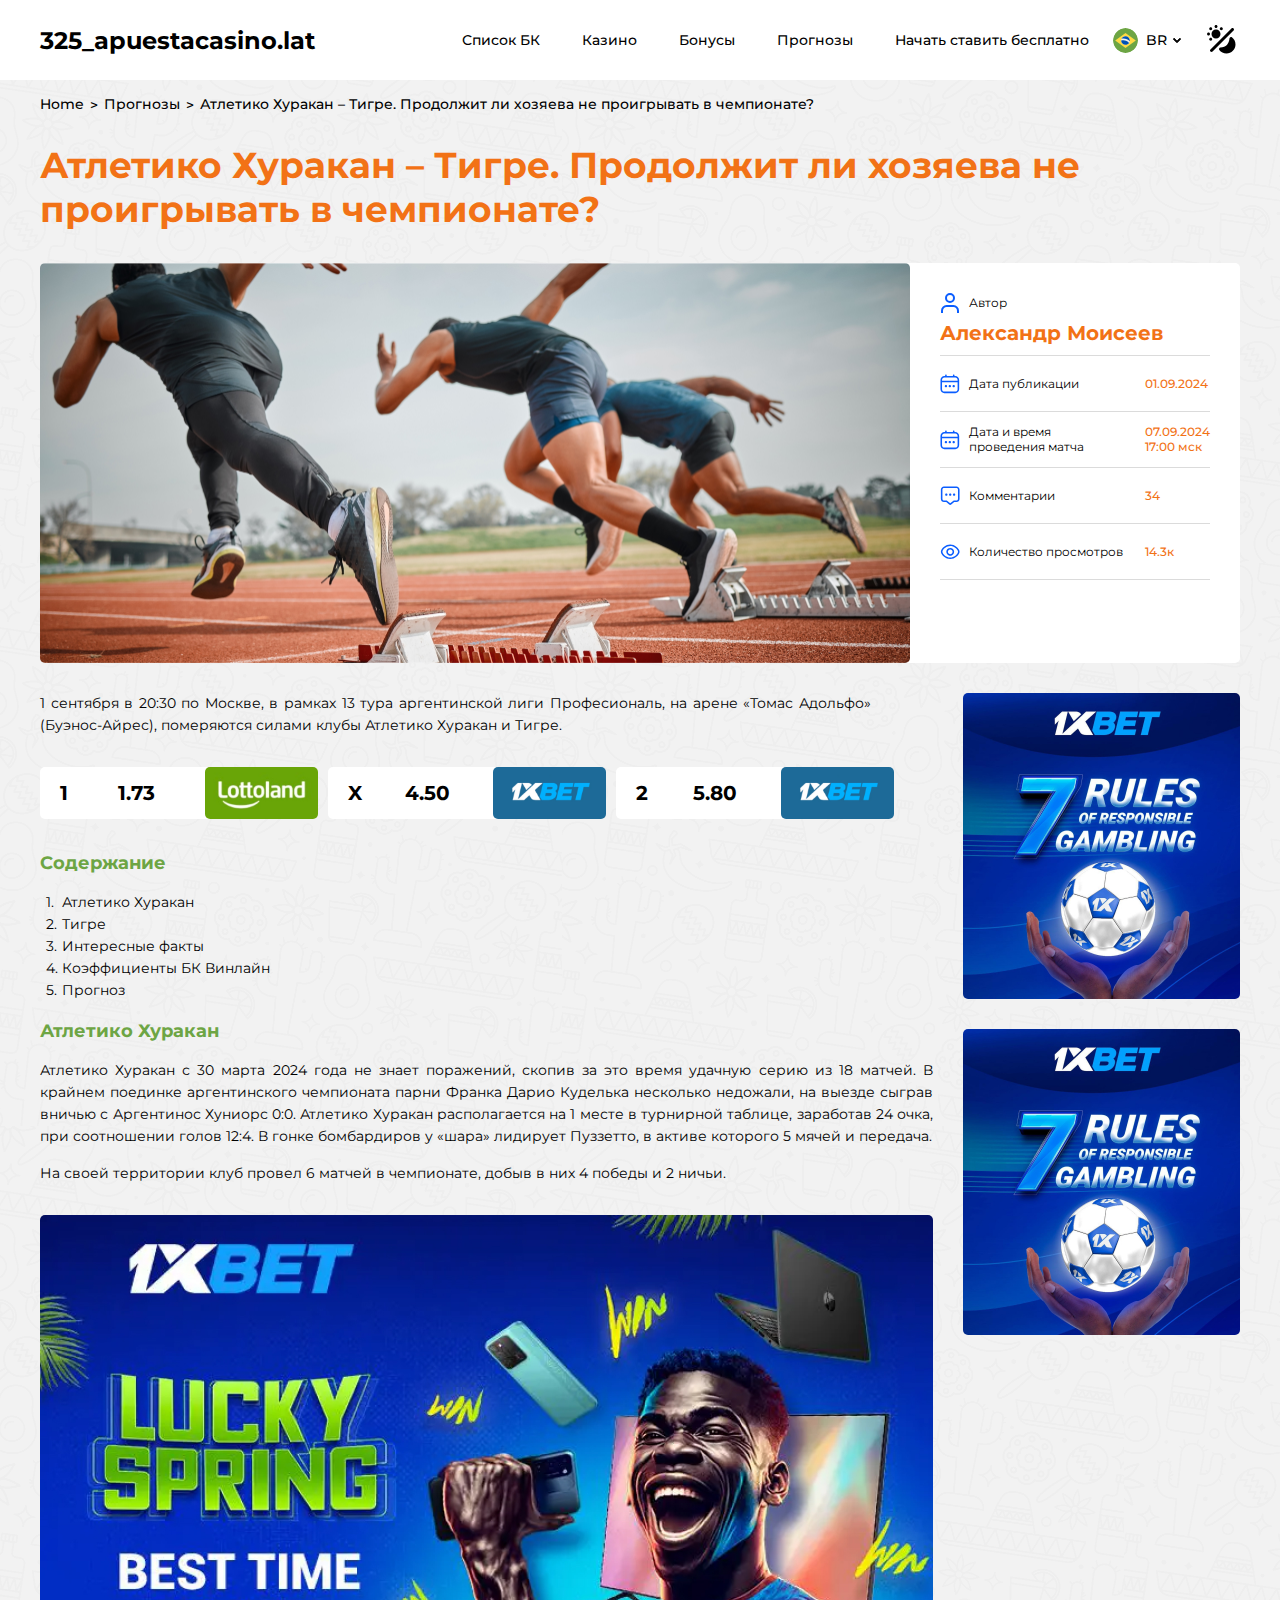
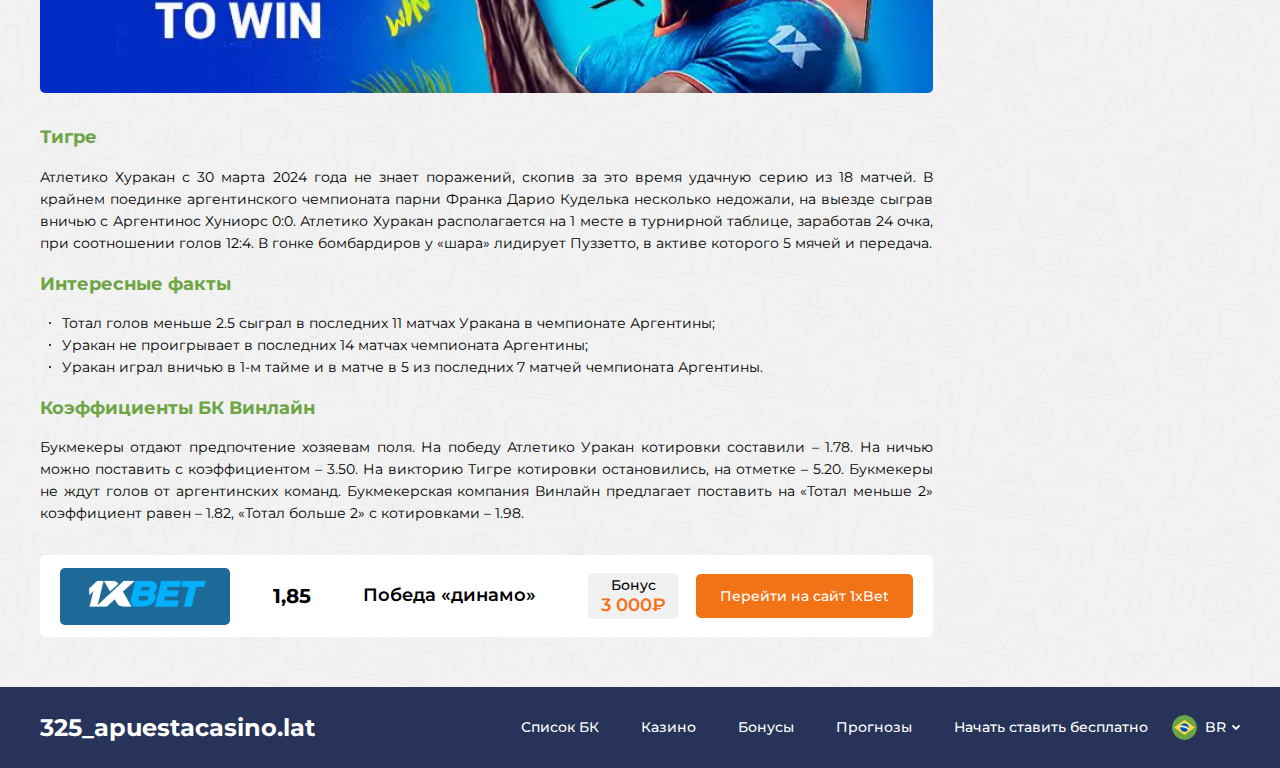
<file: forecast.html>
<!DOCTYPE html>
<html>
	<head>
		<meta http-equiv="Content-Type" content="text/html; charset=utf-8">

		<!-- Adapting the page for mobile devices -->
		<meta name="viewport" content="width=device-width, initial-scale=1, maximum-scale=1">

		<!-- Prohibition of phone number recognition -->
		<meta name="format-detection" content="telephone=no">
		<meta name="SKYPE_TOOLBAR" content ="SKYPE_TOOLBAR_PARSER_COMPATIBLE">

		<!-- Page title -->
		<title>Заголовок страницы</title>

		<!-- Meta description -->
		<meta name="description" content="">

		<!-- Meta Keywords -->
		<meta name="keywords" content="">

		<!-- Changing the color of the mobile browser panel -->
		<meta name="msapplication-TileColor" content="#F27216">
		<meta name="theme-color" content="#F27216">

		<!-- Connecting fonts from Google -->
		<link rel="preconnect" href="https://fonts.googleapis.com">
		<link rel="preconnect" href="https://fonts.gstatic.com" crossorigin>
		<link href="https://fonts.googleapis.com/css2?family=Montserrat:ital,wght@0,100..900;1,100..900&display=swap" rel="stylesheet">

		<!-- Connecting style files -->
		<link rel="stylesheet" href="css/swiper-bundle.min.css" async>
		<link rel="stylesheet" href="css/swiper.css" async>
		<link rel="stylesheet" href="css/styles.css" async>

		<link rel="stylesheet" href="css/response_1279.css" media="print, (max-width: 1279px)" async>
		<link rel="stylesheet" href="css/response_1023.css" media="print, (max-width: 1023px)" async>
		<link rel="stylesheet" href="css/response_767.css" media="print, (max-width: 767px)" async>
		<link rel="stylesheet" href="css/response_479.css" media="(max-width: 479px)" async>
	</head>

	<body>
		<div class="wrap">
			<div class="main">
				<header>
					<div class="scroll">
						<div class="cont row">
							<a href="/" class="logo">325_apuestacasino.lat</a>

							<nav class="menu row">
								<div class="menu_item">
									<a href="/">Список БК</a>
								</div>

								<div class="menu_item">
									<a href="/">Казино</a>
								</div>

								<div class="menu_item">
									<a href="/">Бонусы</a>
								</div>

								<div class="menu_item">
									<a href="/">Прогнозы</a>
								</div>

								<div class="menu_item">
									<a href="/">Начать ставить бесплатно</a>
								</div>
							</nav>

							<div class="langs modal_cont">
								<button class="btn mini_modal_btn" data-modal-id="#langs_modal">
									<img src="images/tmp/flag_br.svg" alt="" loading="lazy">

									<span>BR</span>

									<svg class="icon"><use xlink:href="images/sprite.svg#ic_arr_ver"></use></svg>
								</button>

								<div class="mini_modal" id="langs_modal">

								</div>
							</div>

							<button class="theme_btn">
								<svg class="icon"><use xlink:href="images/sprite.svg#ic_theme"></use></svg>
							</button>
						</div>
					</div>
				</header>


				<section class="mob_header">
					<div class="cont row">
						<a href="/" class="logo">325_apuestacasino.lat</a>

						<button class="theme_btn">
							<svg class="icon"><use xlink:href="images/sprite.svg#ic_theme"></use></svg>
						</button>

						<button class="mob_menu_btn">
							<svg class="icon"><use xlink:href="images/sprite.svg#ic_menu"></use></svg>
							<svg class="icon"><use xlink:href="images/sprite.svg#ic_close"></use></svg>
						</button>
					</div>
				</section>


				<section class="page_head middle_m">
					<div class="cont">
						<div class="breadcrumbs black">
							<a href="/">Home</a>
							<span class="sep">></span>

							<a href="/">Прогнозы</a>
							<span class="sep">></span>

							<span class="current">Атлетико Хуракан – Тигре. Продолжит ли хозяева не проигрывать в чемпионате?</span>
						</div>

						<h1 class="page_title orange">Атлетико Хуракан – Тигре. Продолжит ли хозяева не проигрывать в чемпионате?</h1>
					</div>
				</section>


				<section class="forecast_head">
					<div class="cont">
						<div class="data">
							<div class="image">
								<img src="images/tmp/forecast_head_img.jpg" alt="" loading="lazy">
							</div>

							<div class="info">
								<div class="author">
									<div class="label">
										<svg class="icon"><use xlink:href="images/sprite.svg#ic_user"></use></svg>
										<span>Автор</span>
									</div>

									<div class="name">Александр Моисеев</div>
								</div>

								<div>
									<div class="label">
										<svg class="icon"><use xlink:href="images/sprite.svg#ic_date"></use></svg>
										<span>Дата публикации</span>
									</div>

									<div class="val">01.09.2024</div>
								</div>

								<div>
									<div class="label">
										<svg class="icon"><use xlink:href="images/sprite.svg#ic_date"></use></svg>
										<span>Дата и время проведения матча</span>
									</div>

									<div class="val">07.09.2024 17:00 мск</div>
								</div>

								<div>
									<div class="label">
										<svg class="icon"><use xlink:href="images/sprite.svg#ic_comments"></use></svg>
										<span>Комментарии</span>
									</div>

									<div class="val">34</div>
								</div>

								<div>
									<div class="label">
										<svg class="icon"><use xlink:href="images/sprite.svg#ic_views"></use></svg>
										<span>Количество просмотров</span>
									</div>

									<div class="val">14.3к</div>
								</div>
							</div>
						</div>
					</div>
				</section>


				<section class="forecast_info content_flex">
					<div class="cont row">
						<section class="content">
							<div class="text_block">
								<p class="small_w">1 сентября в 20:30 по Москве, в рамках 13 тура аргентинской лиги Професиональ, на арене «Томас Адольфо» (Буэнос-Айрес), померяются силами клубы Атлетико Хуракан и Тигре.</p>

								<div class="coefficients">
									<a href="/" class="win_first">
										1 <span>1.73</span>

										<div class="logo">
											<img src="images/tmp/bookmakers_logo5.jpg" alt="" loading="lazy">
										</div>
									</a>

									<a href="/" class="draw">
										X <span>4.50</span>

										<div class="logo">
											<img src="images/tmp/bookmakers_logo1.jpg" alt="" loading="lazy">
										</div>
									</a>

									<a href="/" class="win_second">
										2 <span>5.80</span>

										<div class="logo">
											<img src="images/tmp/bookmakers_logo1.jpg" alt="" loading="lazy">
										</div>
									</a>
								</div>

								<h2>Содержание</h2>

								<ol>
									<li>Атлетико Хуракан</li>
									<li>Тигре</li>
									<li>Интересные факты</li>
									<li>Коэффициенты БК Винлайн</li>
									<li>Прогноз</li>
								</ol>

								<h2>Атлетико Хуракан</h2>

								<p>Атлетико Хуракан с 30 марта 2024 года не знает поражений, скопив за это время удачную серию из 18 матчей. В крайнем поединке аргентинского чемпионата парни Франка Дарио Куделька несколько недожали, на выезде сыграв вничью с Аргентинос Хуниорс 0:0. Атлетико Хуракан располагается на 1 месте в турнирной таблице, заработав 24 очка, при соотношении голов 12:4. В гонке бомбардиров у «шара» лидирует Пуззетто, в активе которого 5 мячей и передача.</p>

								<p>На своей территории клуб провел 6 матчей в чемпионате, добыв в них 4 победы и 2 ничьи.</p>

								<a href="/" class="banner">
									<img src="images/tmp/text_banner.jpg" alt="" loading="lazy">
								</a>

								<h2>Тигре</h2>

								<p>Атлетико Хуракан с 30 марта 2024 года не знает поражений, скопив за это время удачную серию из 18 матчей. В крайнем поединке аргентинского чемпионата парни Франка Дарио Куделька несколько недожали, на выезде сыграв вничью с Аргентинос Хуниорс 0:0. Атлетико Хуракан располагается на 1 месте в турнирной таблице, заработав 24 очка, при соотношении голов 12:4. В гонке бомбардиров у «шара» лидирует Пуззетто, в активе которого 5 мячей и передача.</p>

								<h2>Интересные факты</h2>

								<ul>
									<li>Тотал голов меньше 2.5 сыграл в последних 11 матчах Уракана в чемпионате Аргентины;</li>

									<li>Уракан не проигрывает в последних 14 матчах чемпионата Аргентины;</li>

									<li>Уракан играл вничью в 1-м тайме и в матче в 5 из последних 7 матчей чемпионата Аргентины.</li>
								</ul>

								<h2>Коэффициенты БК Винлайн</h2>

								<p>Букмекеры отдают предпочтение хозяевам поля. На победу Атлетико Уракан котировки составили – 1.78. На ничью можно поставить с коэффициентом – 3.50. На викторию Тигре котировки остановились, на отметке – 5.20. Букмекеры не ждут голов от аргентинских команд. Букмекерская компания Винлайн предлагает поставить на «Тотал меньше 2» коэффициент равен – 1.82, «Тотал больше 2» с котировками – 1.98.</p>
							</div>

							<div class="bookmaker">
								<div class="logo">
									<img src="images/tmp/bookmakers_logo1.jpg" alt="" loading="lazy">
								</div>

								<div class="coefficient">1,85</div>

								<div class="name">Победа «динамо»</div>

								<div class="bonus">
									<div class="label">Бонус</div>
									<div class="val">3 000₽</div>
								</div>

								<div class="link">
									<a href="/" target="_blank" rel="noopener nofollow">Перейти на сайт 1xBet</a>
								</div>
							</div>
						</section>


						<aside>
							<a href="/" class="banner">
								<img src="images/tmp/aside_banner.jpg" alt="" loading="lazy">
							</a>

							<a href="/" class="banner">
								<img src="images/tmp/aside_banner.jpg" alt="" loading="lazy">
							</a>
						</aside>
					</div>
				</section>
			</div>


			<footer>
				<div class="cont row">
					<div class="logo">325_apuestacasino.lat</div>

					<div class="menu row">
						<div class="menu_item">
							<a href="/">Список БК</a>
						</div>

						<div class="menu_item">
							<a href="/">Казино</a>
						</div>

						<div class="menu_item">
							<a href="/">Бонусы</a>
						</div>

						<div class="menu_item">
							<a href="/">Прогнозы</a>
						</div>

						<div class="menu_item">
							<a href="/">Начать ставить бесплатно</a>
						</div>
					</div>

					<div class="langs modal_cont">
						<button class="btn mini_modal_btn" data-modal-id="#langs_modal">
							<img src="images/tmp/flag_br.svg" alt="" loading="lazy">

							<span>BR</span>

							<svg class="icon"><use xlink:href="images/sprite.svg#ic_arr_ver"></use></svg>
						</button>

						<div class="mini_modal" id="langs_modal">

						</div>
					</div>
				</div>
			</footer>


			<div class="overlay"></div>
		</div>


		<!-- Connecting javascript files -->
		<script src="js/jquery-3.6.3.min.js"></script>
		<script src="js/functions.js"></script>
		<script src="js/swiper-bundle.min.js"></script>
		<script src="js/clipboard.min.js"></script>
		<script src="js/scripts.js"></script>
	</body>
</html>
</file>
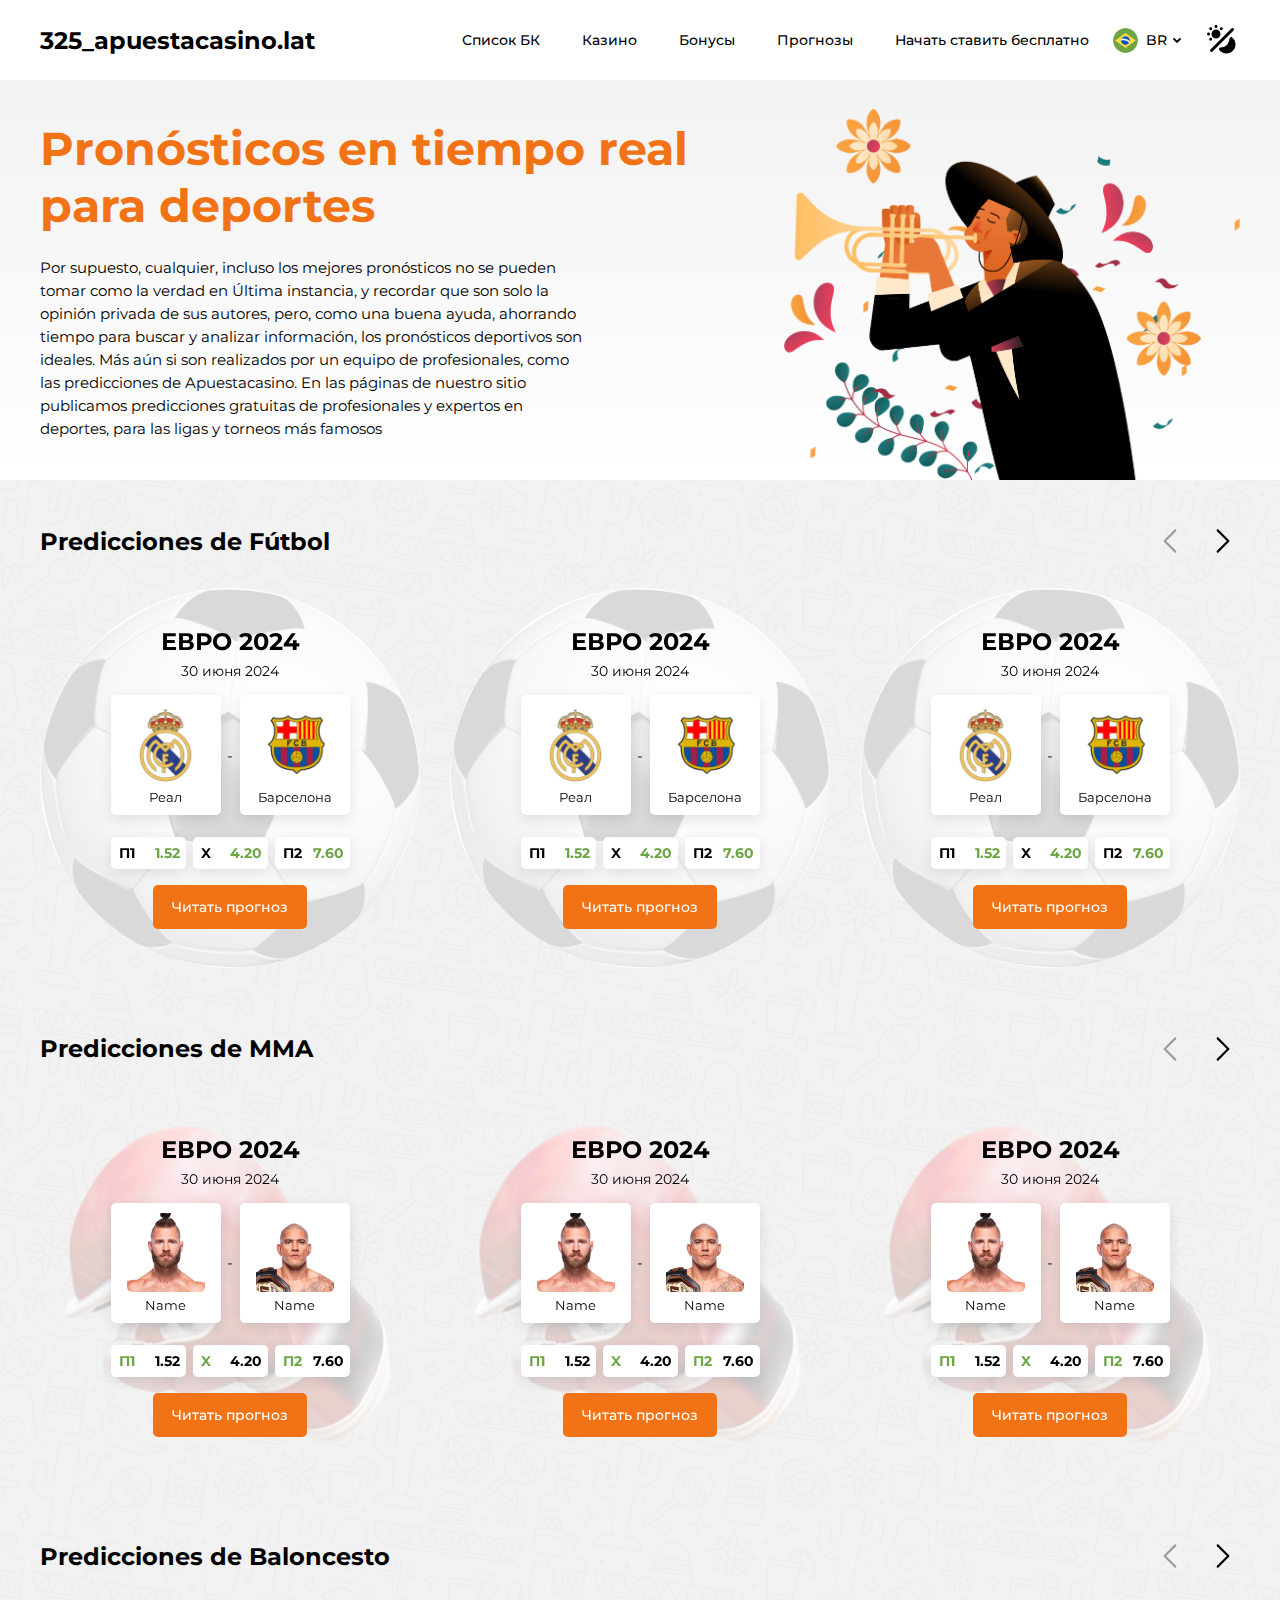
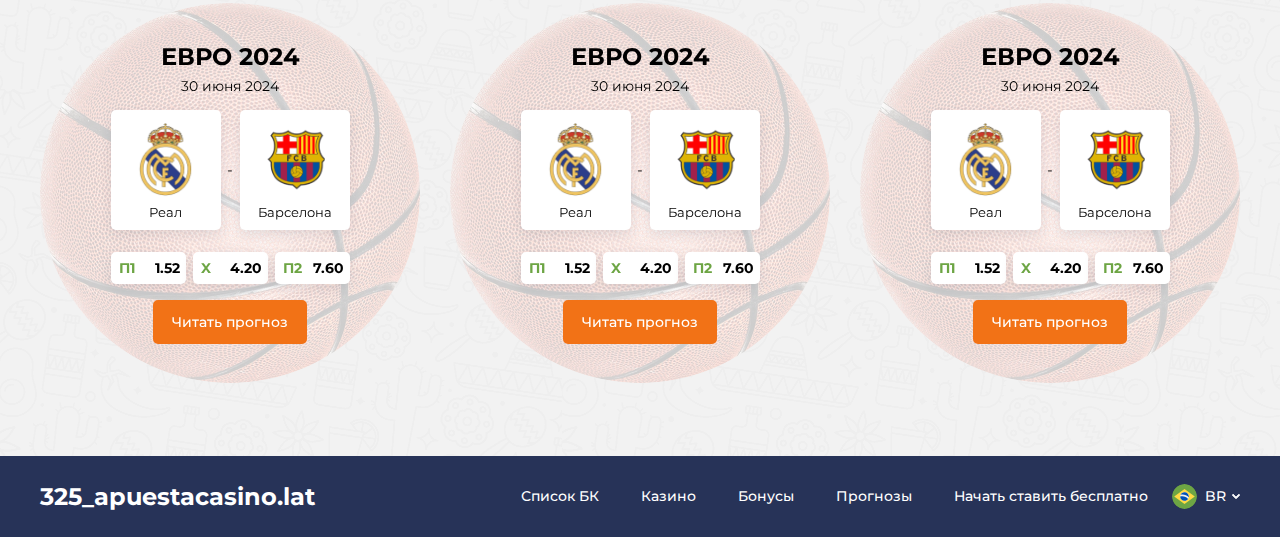
<file: forecasts.html>
<!DOCTYPE html>
<html>
	<head>
		<meta http-equiv="Content-Type" content="text/html; charset=utf-8">

		<!-- Adapting the page for mobile devices -->
		<meta name="viewport" content="width=device-width, initial-scale=1, maximum-scale=1">

		<!-- Prohibition of phone number recognition -->
		<meta name="format-detection" content="telephone=no">
		<meta name="SKYPE_TOOLBAR" content ="SKYPE_TOOLBAR_PARSER_COMPATIBLE">

		<!-- Page title -->
		<title>Заголовок страницы</title>

		<!-- Meta description -->
		<meta name="description" content="">

		<!-- Meta Keywords -->
		<meta name="keywords" content="">

		<!-- Changing the color of the mobile browser panel -->
		<meta name="msapplication-TileColor" content="#F27216">
		<meta name="theme-color" content="#F27216">

		<!-- Connecting fonts from Google -->
		<link rel="preconnect" href="https://fonts.googleapis.com">
		<link rel="preconnect" href="https://fonts.gstatic.com" crossorigin>
		<link href="https://fonts.googleapis.com/css2?family=Montserrat:ital,wght@0,100..900;1,100..900&display=swap" rel="stylesheet">

		<!-- Connecting style files -->
		<link rel="stylesheet" href="css/swiper-bundle.min.css" async>
		<link rel="stylesheet" href="css/swiper.css" async>
		<link rel="stylesheet" href="css/styles.css" async>

		<link rel="stylesheet" href="css/response_1279.css" media="print, (max-width: 1279px)" async>
		<link rel="stylesheet" href="css/response_1023.css" media="print, (max-width: 1023px)" async>
		<link rel="stylesheet" href="css/response_767.css" media="print, (max-width: 767px)" async>
		<link rel="stylesheet" href="css/response_479.css" media="(max-width: 479px)" async>
	</head>

	<body>
		<div class="wrap">
			<div class="main">
				<header>
					<div class="scroll">
						<div class="cont row">
							<a href="/" class="logo">325_apuestacasino.lat</a>

							<nav class="menu row">
								<div class="menu_item">
									<a href="/">Список БК</a>
								</div>

								<div class="menu_item">
									<a href="/">Казино</a>
								</div>

								<div class="menu_item">
									<a href="/">Бонусы</a>
								</div>

								<div class="menu_item">
									<a href="/">Прогнозы</a>
								</div>

								<div class="menu_item">
									<a href="/">Начать ставить бесплатно</a>
								</div>
							</nav>

							<div class="langs modal_cont">
								<button class="btn mini_modal_btn" data-modal-id="#langs_modal">
									<img src="images/tmp/flag_br.svg" alt="" loading="lazy">

									<span>BR</span>

									<svg class="icon"><use xlink:href="images/sprite.svg#ic_arr_ver"></use></svg>
								</button>

								<div class="mini_modal" id="langs_modal">

								</div>
							</div>

							<button class="theme_btn">
								<svg class="icon"><use xlink:href="images/sprite.svg#ic_theme"></use></svg>
							</button>
						</div>
					</div>
				</header>


				<section class="mob_header">
					<div class="cont row">
						<a href="/" class="logo">325_apuestacasino.lat</a>

						<button class="theme_btn">
							<svg class="icon"><use xlink:href="images/sprite.svg#ic_theme"></use></svg>
						</button>

						<button class="mob_menu_btn">
							<svg class="icon"><use xlink:href="images/sprite.svg#ic_menu"></use></svg>
							<svg class="icon"><use xlink:href="images/sprite.svg#ic_close"></use></svg>
						</button>
					</div>
				</section>


				<section class="first_section">
					<div class="cont small_p">
						<div class="data left">
							<div class="title mob_big_w">Pronósticos en tiempo real para deportes</div>

							<div class="text_block">
								<p>Por supuesto, cualquier, incluso los mejores pronósticos no se pueden tomar como la verdad en Última instancia, y recordar que son solo la opinión privada de sus autores, pero, como una buena ayuda, ahorrando tiempo para buscar y analizar información, los pronósticos deportivos son ideales. Más aún si son realizados por un equipo de profesionales, como las predicciones de Apuestacasino. En las páginas de nuestro sitio publicamos predicciones gratuitas de profesionales y expertos en deportes, para las ligas y torneos más famosos</p>
							</div>

							<button class="mob_spoler_btn">
								<span>Learn more</span>
								<span>Hide</span>
							</button>
						</div>
					</div>

					<img src="images/tmp/first_section_forecasts_img.png" alt="" class="img forecasts_img right" loading="lazy">
				</section>


				<section class="forecasts">
					<div class="cont">
						<div class="block_head">
							<div class="title">Predicciones de Fútbol</div>
						</div>

						<div class="swiper">
							<div class="swiper-wrapper">
								<div class="swiper-slide">
									<div class="forecast football">
										<div class="tournament">ЕВРО 2024</div>

										<div class="date">30 июня 2024</div>

										<div class="rivals">
											<div class="team">
												<div class="logo">
													<img src="images/tmp/foercasts_logo1.png" alt="" loading="lazy">
												</div>

												<div class="name">Реал</div>
											</div>

											<div class="sep">-</div>

											<div class="team">
												<div class="logo">
													<img src="images/tmp/foercasts_logo2.png" alt="" loading="lazy">
												</div>

												<div class="name">Барселона</div>
											</div>
										</div>

										<div class="coefficients">
											<div class="win_first">П1 <span class="green">1.52</span></div>
											<div class="draw">X <span class="green">4.20</span></div>
											<div class="win_second">П2 <span class="green">7.60</span></div>
										</div>

										<div class="link">
											<a href="/">Читать прогноз</a>
										</div>
									</div>
								</div>

								<div class="swiper-slide">
									<div class="forecast football">
										<div class="tournament">ЕВРО 2024</div>

										<div class="date">30 июня 2024</div>

										<div class="rivals">
											<div class="team">
												<div class="logo">
													<img src="images/tmp/foercasts_logo1.png" alt="" loading="lazy">
												</div>

												<div class="name">Реал</div>
											</div>

											<div class="sep">-</div>

											<div class="team">
												<div class="logo">
													<img src="images/tmp/foercasts_logo2.png" alt="" loading="lazy">
												</div>

												<div class="name">Барселона</div>
											</div>
										</div>

										<div class="coefficients">
											<div class="win_first">П1 <span class="green">1.52</span></div>
											<div class="draw">X <span class="green">4.20</span></div>
											<div class="win_second">П2 <span class="green">7.60</span></div>
										</div>

										<div class="link">
											<a href="/">Читать прогноз</a>
										</div>
									</div>
								</div>

								<div class="swiper-slide">
									<div class="forecast football">
										<div class="tournament">ЕВРО 2024</div>

										<div class="date">30 июня 2024</div>

										<div class="rivals">
											<div class="team">
												<div class="logo">
													<img src="images/tmp/foercasts_logo1.png" alt="" loading="lazy">
												</div>

												<div class="name">Реал</div>
											</div>

											<div class="sep">-</div>

											<div class="team">
												<div class="logo">
													<img src="images/tmp/foercasts_logo2.png" alt="" loading="lazy">
												</div>

												<div class="name">Барселона</div>
											</div>
										</div>

										<div class="coefficients">
											<div class="win_first">П1 <span class="green">1.52</span></div>
											<div class="draw">X <span class="green">4.20</span></div>
											<div class="win_second">П2 <span class="green">7.60</span></div>
										</div>

										<div class="link">
											<a href="/">Читать прогноз</a>
										</div>
									</div>
								</div>

								<div class="swiper-slide">
									<div class="forecast football">
										<div class="tournament">ЕВРО 2024</div>

										<div class="date">30 июня 2024</div>

										<div class="rivals">
											<div class="team">
												<div class="logo">
													<img src="images/tmp/foercasts_logo1.png" alt="" loading="lazy">
												</div>

												<div class="name">Реал</div>
											</div>

											<div class="sep">-</div>

											<div class="team">
												<div class="logo">
													<img src="images/tmp/foercasts_logo2.png" alt="" loading="lazy">
												</div>

												<div class="name">Барселона</div>
											</div>
										</div>

										<div class="coefficients">
											<div class="win_first">П1 <span class="green">1.52</span></div>
											<div class="draw">X <span class="green">4.20</span></div>
											<div class="win_second">П2 <span class="green">7.60</span></div>
										</div>

										<div class="link">
											<a href="/">Читать прогноз</a>
										</div>
									</div>
								</div>

								<div class="swiper-slide">
									<div class="forecast football">
										<div class="tournament">ЕВРО 2024</div>

										<div class="date">30 июня 2024</div>

										<div class="rivals">
											<div class="team">
												<div class="logo">
													<img src="images/tmp/foercasts_logo1.png" alt="" loading="lazy">
												</div>

												<div class="name">Реал</div>
											</div>

											<div class="sep">-</div>

											<div class="team">
												<div class="logo">
													<img src="images/tmp/foercasts_logo2.png" alt="" loading="lazy">
												</div>

												<div class="name">Барселона</div>
											</div>
										</div>

										<div class="coefficients">
											<div class="win_first">П1 <span class="green">1.52</span></div>
											<div class="draw">X <span class="green">4.20</span></div>
											<div class="win_second">П2 <span class="green">7.60</span></div>
										</div>

										<div class="link">
											<a href="/">Читать прогноз</a>
										</div>
									</div>
								</div>
							</div>

							<button class="swiper-button-prev">
								<svg class="icon"><use xlink:href="images/sprite.svg#ic_arr_hor"></use></svg>
							</button>

							<button class="swiper-button-next">
								<svg class="icon"><use xlink:href="images/sprite.svg#ic_arr_hor"></use></svg>
							</button>
						</div>
					</div>
				</section>


				<section class="forecasts">
					<div class="cont">
						<div class="block_head">
							<div class="title">​​Predicciones de MMA</div>
						</div>

						<div class="swiper">
							<div class="swiper-wrapper">
								<div class="swiper-slide">
									<div class="forecast mma">
										<div class="tournament">ЕВРО 2024</div>

										<div class="date">30 июня 2024</div>

										<div class="rivals">
											<div class="team">
												<div class="logo">
													<img src="images/tmp/foercasts_logo3.png" alt="" loading="lazy">
												</div>

												<div class="name">Name</div>
											</div>

											<div class="sep">-</div>

											<div class="team">
												<div class="logo">
													<img src="images/tmp/foercasts_logo4.png" alt="" loading="lazy">
												</div>

												<div class="name">Name</div>
											</div>
										</div>

										<div class="coefficients">
											<div class="win_first"><span class="green">П1</span> 1.52</div>
											<div class="draw"><span class="green">X</span> 4.20</div>
											<div class="win_second"><span class="green">П2</span> 7.60</div>
										</div>

										<div class="link">
											<a href="/">Читать прогноз</a>
										</div>
									</div>
								</div>

								<div class="swiper-slide">
									<div class="forecast mma">
										<div class="tournament">ЕВРО 2024</div>

										<div class="date">30 июня 2024</div>

										<div class="rivals">
											<div class="team">
												<div class="logo">
													<img src="images/tmp/foercasts_logo3.png" alt="" loading="lazy">
												</div>

												<div class="name">Name</div>
											</div>

											<div class="sep">-</div>

											<div class="team">
												<div class="logo">
													<img src="images/tmp/foercasts_logo4.png" alt="" loading="lazy">
												</div>

												<div class="name">Name</div>
											</div>
										</div>

										<div class="coefficients">
											<div class="win_first"><span class="green">П1</span> 1.52</div>
											<div class="draw"><span class="green">X</span> 4.20</div>
											<div class="win_second"><span class="green">П2</span> 7.60</div>
										</div>

										<div class="link">
											<a href="/">Читать прогноз</a>
										</div>
									</div>
								</div>

								<div class="swiper-slide">
									<div class="forecast mma">
										<div class="tournament">ЕВРО 2024</div>

										<div class="date">30 июня 2024</div>

										<div class="rivals">
											<div class="team">
												<div class="logo">
													<img src="images/tmp/foercasts_logo3.png" alt="" loading="lazy">
												</div>

												<div class="name">Name</div>
											</div>

											<div class="sep">-</div>

											<div class="team">
												<div class="logo">
													<img src="images/tmp/foercasts_logo4.png" alt="" loading="lazy">
												</div>

												<div class="name">Name</div>
											</div>
										</div>

										<div class="coefficients">
											<div class="win_first"><span class="green">П1</span> 1.52</div>
											<div class="draw"><span class="green">X</span> 4.20</div>
											<div class="win_second"><span class="green">П2</span> 7.60</div>
										</div>

										<div class="link">
											<a href="/">Читать прогноз</a>
										</div>
									</div>
								</div>

								<div class="swiper-slide">
									<div class="forecast mma">
										<div class="tournament">ЕВРО 2024</div>

										<div class="date">30 июня 2024</div>

										<div class="rivals">
											<div class="team">
												<div class="logo">
													<img src="images/tmp/foercasts_logo3.png" alt="" loading="lazy">
												</div>

												<div class="name">Name</div>
											</div>

											<div class="sep">-</div>

											<div class="team">
												<div class="logo">
													<img src="images/tmp/foercasts_logo4.png" alt="" loading="lazy">
												</div>

												<div class="name">Name</div>
											</div>
										</div>

										<div class="coefficients">
											<div class="win_first"><span class="green">П1</span> 1.52</div>
											<div class="draw"><span class="green">X</span> 4.20</div>
											<div class="win_second"><span class="green">П2</span> 7.60</div>
										</div>

										<div class="link">
											<a href="/">Читать прогноз</a>
										</div>
									</div>
								</div>

								<div class="swiper-slide">
									<div class="forecast mma">
										<div class="tournament">ЕВРО 2024</div>

										<div class="date">30 июня 2024</div>

										<div class="rivals">
											<div class="team">
												<div class="logo">
													<img src="images/tmp/foercasts_logo3.png" alt="" loading="lazy">
												</div>

												<div class="name">Name</div>
											</div>

											<div class="sep">-</div>

											<div class="team">
												<div class="logo">
													<img src="images/tmp/foercasts_logo4.png" alt="" loading="lazy">
												</div>

												<div class="name">Name</div>
											</div>
										</div>

										<div class="coefficients">
											<div class="win_first"><span class="green">П1</span> 1.52</div>
											<div class="draw"><span class="green">X</span> 4.20</div>
											<div class="win_second"><span class="green">П2</span> 7.60</div>
										</div>

										<div class="link">
											<a href="/">Читать прогноз</a>
										</div>
									</div>
								</div>
							</div>

							<button class="swiper-button-prev">
								<svg class="icon"><use xlink:href="images/sprite.svg#ic_arr_hor"></use></svg>
							</button>

							<button class="swiper-button-next">
								<svg class="icon"><use xlink:href="images/sprite.svg#ic_arr_hor"></use></svg>
							</button>
						</div>
					</div>
				</section>


				<section class="forecasts big_m">
					<div class="cont">
						<div class="block_head">
							<div class="title">Predicciones de Baloncesto</div>
						</div>

						<div class="swiper">
							<div class="swiper-wrapper">
								<div class="swiper-slide">
									<div class="forecast basketball">
										<div class="tournament">ЕВРО 2024</div>

										<div class="date">30 июня 2024</div>

										<div class="rivals">
											<div class="team">
												<div class="logo">
													<img src="images/tmp/foercasts_logo1.png" alt="" loading="lazy">
												</div>

												<div class="name">Реал</div>
											</div>

											<div class="sep">-</div>

											<div class="team">
												<div class="logo">
													<img src="images/tmp/foercasts_logo2.png" alt="" loading="lazy">
												</div>

												<div class="name">Барселона</div>
											</div>
										</div>

										<div class="coefficients">
											<div class="win_first"><span class="green">П1</span> 1.52</div>
											<div class="draw"><span class="green">X</span> 4.20</div>
											<div class="win_second"><span class="green">П2</span> 7.60</div>
										</div>

										<div class="link">
											<a href="/">Читать прогноз</a>
										</div>
									</div>
								</div>

								<div class="swiper-slide">
									<div class="forecast basketball">
										<div class="tournament">ЕВРО 2024</div>

										<div class="date">30 июня 2024</div>

										<div class="rivals">
											<div class="team">
												<div class="logo">
													<img src="images/tmp/foercasts_logo1.png" alt="" loading="lazy">
												</div>

												<div class="name">Реал</div>
											</div>

											<div class="sep">-</div>

											<div class="team">
												<div class="logo">
													<img src="images/tmp/foercasts_logo2.png" alt="" loading="lazy">
												</div>

												<div class="name">Барселона</div>
											</div>
										</div>

										<div class="coefficients">
											<div class="win_first"><span class="green">П1</span> 1.52</div>
											<div class="draw"><span class="green">X</span> 4.20</div>
											<div class="win_second"><span class="green">П2</span> 7.60</div>
										</div>

										<div class="link">
											<a href="/">Читать прогноз</a>
										</div>
									</div>
								</div>

								<div class="swiper-slide">
									<div class="forecast basketball">
										<div class="tournament">ЕВРО 2024</div>

										<div class="date">30 июня 2024</div>

										<div class="rivals">
											<div class="team">
												<div class="logo">
													<img src="images/tmp/foercasts_logo1.png" alt="" loading="lazy">
												</div>

												<div class="name">Реал</div>
											</div>

											<div class="sep">-</div>

											<div class="team">
												<div class="logo">
													<img src="images/tmp/foercasts_logo2.png" alt="" loading="lazy">
												</div>

												<div class="name">Барселона</div>
											</div>
										</div>

										<div class="coefficients">
											<div class="win_first"><span class="green">П1</span> 1.52</div>
											<div class="draw"><span class="green">X</span> 4.20</div>
											<div class="win_second"><span class="green">П2</span> 7.60</div>
										</div>

										<div class="link">
											<a href="/">Читать прогноз</a>
										</div>
									</div>
								</div>

								<div class="swiper-slide">
									<div class="forecast basketball">
										<div class="tournament">ЕВРО 2024</div>

										<div class="date">30 июня 2024</div>

										<div class="rivals">
											<div class="team">
												<div class="logo">
													<img src="images/tmp/foercasts_logo1.png" alt="" loading="lazy">
												</div>

												<div class="name">Реал</div>
											</div>

											<div class="sep">-</div>

											<div class="team">
												<div class="logo">
													<img src="images/tmp/foercasts_logo2.png" alt="" loading="lazy">
												</div>

												<div class="name">Барселона</div>
											</div>
										</div>

										<div class="coefficients">
											<div class="win_first"><span class="green">П1</span> 1.52</div>
											<div class="draw"><span class="green">X</span> 4.20</div>
											<div class="win_second"><span class="green">П2</span> 7.60</div>
										</div>

										<div class="link">
											<a href="/">Читать прогноз</a>
										</div>
									</div>
								</div>

								<div class="swiper-slide">
									<div class="forecast basketball">
										<div class="tournament">ЕВРО 2024</div>

										<div class="date">30 июня 2024</div>

										<div class="rivals">
											<div class="team">
												<div class="logo">
													<img src="images/tmp/foercasts_logo1.png" alt="" loading="lazy">
												</div>

												<div class="name">Реал</div>
											</div>

											<div class="sep">-</div>

											<div class="team">
												<div class="logo">
													<img src="images/tmp/foercasts_logo2.png" alt="" loading="lazy">
												</div>

												<div class="name">Барселона</div>
											</div>
										</div>

										<div class="coefficients">
											<div class="win_first"><span class="green">П1</span> 1.52</div>
											<div class="draw"><span class="green">X</span> 4.20</div>
											<div class="win_second"><span class="green">П2</span> 7.60</div>
										</div>

										<div class="link">
											<a href="/">Читать прогноз</a>
										</div>
									</div>
								</div>
							</div>

							<button class="swiper-button-prev">
								<svg class="icon"><use xlink:href="images/sprite.svg#ic_arr_hor"></use></svg>
							</button>

							<button class="swiper-button-next">
								<svg class="icon"><use xlink:href="images/sprite.svg#ic_arr_hor"></use></svg>
							</button>
						</div>
					</div>
				</section>
			</div>


			<footer>
				<div class="cont row">
					<div class="logo">325_apuestacasino.lat</div>

					<div class="menu row">
						<div class="menu_item">
							<a href="/">Список БК</a>
						</div>

						<div class="menu_item">
							<a href="/">Казино</a>
						</div>

						<div class="menu_item">
							<a href="/">Бонусы</a>
						</div>

						<div class="menu_item">
							<a href="/">Прогнозы</a>
						</div>

						<div class="menu_item">
							<a href="/">Начать ставить бесплатно</a>
						</div>
					</div>

					<div class="langs modal_cont">
						<button class="btn mini_modal_btn" data-modal-id="#langs_modal">
							<img src="images/tmp/flag_br.svg" alt="" loading="lazy">

							<span>BR</span>

							<svg class="icon"><use xlink:href="images/sprite.svg#ic_arr_ver"></use></svg>
						</button>

						<div class="mini_modal" id="langs_modal">

						</div>
					</div>
				</div>
			</footer>
		</div>


		<!-- Connecting javascript files -->
		<script src="js/jquery-3.6.3.min.js"></script>
		<script src="js/functions.js"></script>
		<script src="js/swiper-bundle.min.js"></script>
		<script src="js/clipboard.min.js"></script>
		<script src="js/scripts.js"></script>
	</body>
</html>
</file>
<file: css/response_1279.css>
@media print,
(max-width: 1279px)
{
    /*-------------------
        Global styles
    -------------------*/
    :root
    {
        --sidebar_width: 260px;
    }


    html.custom_scroll ::-webkit-scrollbar
    {
        width: 5px;
        height: 5px;
    }


    .content_flex .content
    {
        width: calc(100% - var(--sidebar_width) - 24px);
    }



    /*---------------
        Load more
    ---------------*/
    .load_more
    {
        margin-top: 40px;
    }



    /*---------------
        Accordion
    ---------------*/
    .accordion_item .head
    {
        padding: 16px 48px 16px 24px;
    }


    .accordion_item .data
    {
        margin-top: -4px;
        padding: 0 48px 16px 24px;
    }



    /*------------
        Header
    ------------*/
    header
    {
        padding: 20px 0;
    }


    header .logo
    {
        font-size: 20px;
    }


    header .menu
    {
        gap: 24px;
    }


    header .theme_btn
    {
        margin-left: 20px;
    }


    header .theme_btn,
    header .theme_btn .icon
    {
        width: 32px;
        height: 32px;
    }



    /*---------------
        Page head
    ---------------*/
    .page_head
    {
        padding-top: 24px;
    }


    .page_title
    {
        font-size: 32px;
    }



    /*----------------
        Typography
    ----------------*/
    .text_block .message
    {
        padding: 20px 24px;
    }



    /*-------------
        Sidebar
    -------------*/
    aside > * + *
    {
        margin-top: 24px;
    }



    aside .rating
    {
        padding: 24px;
    }


    aside .rating .title
    {
        padding-left: 0;
    }


    aside .rating .items > *
    {
        padding-left: 0;
    }



    /*--------------------
        .First section
    --------------------*/
    .first_section .cont
    {
        padding-top: 60px;
        padding-bottom: 60px;
    }


    .first_section .data
    {
        width: calc(100% - 400px);
    }


    .first_section .title
    {
        font-size: 40px;
    }


    .first_section .text_block
    {
        font-size: 14px;
        line-height: 22px;

        width: 100%;
        margin-top: 24px;
    }


    .first_section .img
    {
        left: 0;

        max-height: calc(100% - 24px);
        margin-left: 0;
    }


    .first_section .img.right
    {
        right: 0;

        margin-right: 0;
    }


    .first_section .img.right.big_offset
    {
        right: -220px;

        margin-right: 0;
    }



    /*---------------
        Forecasts
    ---------------*/
    .forecasts .swiper-slide
    {
        width: 350px;
    }


    .forecasts .forecast
    {
        height: 350px;
        padding: 24px;
    }


    /*-------------------
        Forecast head
    -------------------*/
    .forecast_head
    {
        margin-bottom: 24px;
    }


    .forecast_head .image
    {
        width: calc(100% - 300px);
        min-height: 360px;
    }


    .forecast_head .info
    {
        width: 300px;
        padding: 24px;
    }


    .forecast_head .author .name
    {
        font-size: 18px;
    }



    /*-------------------
        Forecast info
    -------------------*/
    .forecast_info .coefficients > *
    {
        font-size: 16px;

        height: 48px;
        padding-left: 16px;
    }


    .forecast_info .coefficients .logo img
    {
        width: 108px;
        height: 48px;
    }



    .forecast_info .bookmaker .link
    {
        width: 100%;
        margin-top: 16px;
        margin-left: 0;
    }



    /*--------------
        Articles
    --------------*/
    .articles .row
    {
        margin-bottom: -24px;
        margin-left: -24px;
    }


    .articles .row > *
    {
        width: calc(33.333% - 24px);
        margin-bottom: 24px;
        margin-left: 24px;
    }

    .articles .row > *.middle
    {
        width: calc(66.666% - 24px);
    }

    .articles .row > *.big
    {
        width: calc(100% - 24px);
    }


    .articles .article .info
    {
        padding: 24px;
    }



    .articles .article.big .info
    {
        padding: 32px;
    }


    .articles .article.big .name
    {
        font-size: 24px;

        margin-bottom: 16px;
    }


    .articles .article.big .desc
    {
        margin-top: 20px;
    }


    .articles .article.big .link
    {
        margin-top: 32px;
    }



    /*------------------
        Article head
    ------------------*/
    .article_head
    {
        margin-bottom: 24px;
    }


    .article_head .image
    {
        width: calc(100% - 300px);
        min-height: 360px;
    }


    .article_head .info
    {
        width: 300px;
        padding: 24px;
    }


    .article_head .author .name
    {
        font-size: 18px;
    }



    /*-------------
        Bonuses
    -------------*/
    .bonuses .row
    {
        margin-bottom: -24px;
        margin-left: -24px;
    }


    .bonuses .row > *
    {
        width: calc(33.333% - 24px);
        margin-bottom: 24px;
        margin-left: 24px;
    }



    /*----------------
        Bookmakers
    ----------------*/
    .bookmakers .titles
    {
        display: none;
    }


    .bookmakers .item
    {
        padding: 16px;

        gap: 20px;
    }


    .bookmakers .item .desc
    {
        width: 163px;
    }


    .bookmakers .item .col_bonus
    {
        font-size: 17px;
    }


    .bookmakers .item .col_games > *
    {
        width: 40px;
        height: 40px;
    }


    .bookmakers .item .col_games .icon
    {
        width: 26px;
        height: 26px;
    }

    .bookmakers .item .col_games .icon.machines
    {
        width: 24px;
        height: 22px;
    }


    .bookmakers .item .spoler_btn
    {
        margin-top: 12px;
    }


    .bookmakers .data
    {
        padding: 16px;
    }


    .bookmakers .data .devices,
    .bookmakers .data .link
    {
        margin-top: 16px;
    }


    .bookmakers .data .bonus
    {
        font-size: 17px;
    }



    .bookmakers .col_logo
    {
        width: 148px;
        min-width: 148px;
    }

    .bookmakers .col_info
    {
        margin-left: 0;
    }

    .bookmakers .col_bonus
    {
        width: 205px;
        min-width: 205px;
        margin-left: 0;
    }

    .bookmakers .col_payments,
    .bookmakers .col_games
    {
        width: 136px;
        min-width: 136px;
        margin-left: 0;
    }


    .bookmakers .col_actions
    {
        width: 212px;
        min-width: 212px;
        margin-left: 0;
    }



    /*--------------
        Criteria
    --------------*/
    .criteria .row
    {
        margin-bottom: -24px;
        margin-left: -24px;
    }


    .criteria .row > *
    {
        width: calc(33.333% - 24px);
        margin-bottom: 24px;
        margin-left: 24px;
    }


    .criteria .item
    {
        padding: 20px;
    }



    /*--------------------
        Bookmaker info
    --------------------*/
    .bookmaker_info .data .info
    {
        width: calc(100% - 257px);
    }


    .bookmaker_info .data .logo
    {
        width: 192px;
        height: 116px;
    }


    .bookmaker_info .data .logo + *
    {
        width: calc(100% - 216px);
    }


    .bookmaker_info .data .devices
    {
        margin-top: 16px;
    }


    .bookmaker_info .why
    {
        width: 208px;
    }



    .bookmaker_info .features
    {
        margin-bottom: 24px;
        padding: 20px;
    }



    .bookmaker_info .anchors
    {
        width: 260px;
        padding: 20px;
    }



    .bookmaker_info .banner
    {
        width: calc(100% - 284px);
    }



    .bookmaker_info .link
    {
        margin-top: 24px;
    }



    /*------------------
        Bonus banner
    ------------------*/
    .bonus_banner .data
    {
        padding: 32px;
    }


    .bonus_banner .img
    {
        right: 24px;
        bottom: 24px;

        height: 248px;
    }



    /*--------------------
        Pluses/Minuses
    --------------------*/
    .pluses_minuses
    {
        margin-top: 30px;
    }


    .pluses_minuses .row
    {
        gap: 24px;
    }


    .pluses_minuses .row > *
    {
        width: calc(50% - 12px);
        padding: 24px;
    }


    .pluses_minuses .items
    {
        gap: 12px;
    }



    /*---------
        FAQ
    ---------*/
    .content .FAQ
    {
        margin-top: 42px;
    }


    .FAQ .link
    {
        margin-top: 40px;
    }



    /*------------
        Footer
    ------------*/
    footer
    {
        padding: 24px 0;
    }


    footer .logo
    {
        font-size: 20px;
    }


    footer .menu
    {
        gap: 24px;
    }
}
</file>
<file: css/response_767.css>
@media print,
(max-width: 767px)
{
    /*-------------------
        Global styles
    -------------------*/
    .cont
    {
        padding: 0 20px;
    }



    /*---------------
        Accordion
    ---------------*/
    .accordion_item .head
    {
        padding: 15px 48px 15px 16px;
    }


    .accordion_item .head .title
    {
        font-size: 15px;
    }


    .accordion_item .data
    {
        margin-top: 0;
        padding: 0 16px 16px;
    }



    /*------------
        Header
    ------------*/
    header .scroll
    {
        padding: 24px 20px;
    }



    /*-----------------
        Mob. header
    -----------------*/
    .mob_header .logo
    {
        font-size: 18px;
    }



    /*---------------
        Page head
    ---------------*/
    .page_head
    {
        margin-bottom: 24px;
    }


    .page_title
    {
        font-size: 24px;
    }



    /*-------------
        Sidebar
    -------------*/
    aside.mob .banner
    {
        width: 100%;
    }



    /*--------------------
        First section
    --------------------*/
    .first_section .cont
    {
        padding-top: 48px;
        padding-bottom: 48px;
    }


    .first_section .data
    {
        width: 100%;
    }


    .first_section .title
    {
        font-size: 30px;
    }


    .first_section .text_block
    {
        font-size: 12px;
        line-height: 20px;

        width: 65%;
        margin-top: 16px;
    }


    .first_section .img,
    .first_section .img.right
    {
        right: 0;
        left: auto;

        height: 200px;

        transform: translateX(30%) scale(-1, 1);
    }


    .first_section .img.right.big_offset
    {
        transform: translateX(52%);
    }


    .first_section .img.forecasts_img
    {
        transform: translateX(30%);
    }



    /*-------------------
        Forecast head
    -------------------*/
    .forecast_head .info > *
    {
        min-height: 40px;
        padding-bottom: 7px;
    }

    .forecast_head .info > * + *
    {
        margin-top: 7px;
    }



    /*-------------------
        Forecast info
    -------------------*/
    .forecast_info .coefficients
    {
        flex-wrap: wrap;
    }


    .forecast_info .coefficients > *
    {
        padding-left: 20px;
    }



    .forecast_info .bookmaker
    {
        padding: 12px 18px;
    }


    .forecast_info .bookmaker .logo
    {
        order: 1;

        width: 189px;
        height: 56px;
    }


    .forecast_info .bookmaker .coefficient
    {
        order: 2;

        margin-top: 10px;
        margin-left: 0;
    }


    .forecast_info .bookmaker .name
    {
        order: 2;

        width: calc(100% - 66px);
        margin-top: 10px;
    }


    .forecast_info .bookmaker .bonus
    {
        order: 1;

        width: calc(100% - 202px);
        height: 56px;
        padding: 6px;
    }


    .forecast_info .bookmaker .bonus .val
    {
        margin-top: 5px;
    }


    .forecast_info .bookmaker .link
    {
        order: 3;

        margin-top: 10px;
    }



    /*--------------
        Articles
    --------------*/
    .articles .row
    {
        margin-bottom: -20px;
        margin-left: 0;
    }


    .articles .row > *,
    .articles .row > *.middle,
    .articles .row > *.big
    {
        width: 100%;
        margin-bottom: 20px;
        margin-left: 0;
    }



    .articles .article .desc
    {
        font-size: 14px;

        display: -webkit-box;
        overflow: hidden;
        -webkit-box-orient: vertical;

        -webkit-line-clamp: 3;
    }


    .articles .article.big .thumb,
    .articles .article.big .info + .thumb
    {
        width: 100%;
        min-height: 0;
        padding-bottom: 58.684%;

        border-radius: 5px 5px 0 0;
    }


    .articles .article.big .info
    {
        order: 2;

        width: 100%;
    }


    .articles .article.big .name
    {
        font-size: 20px;

        margin-bottom: 14px;
    }


    .articles .article.big .date,
    .articles .article.big .comments_count,
    .articles .article.big .views
    {
        font-size: 14px;
    }


    .articles .article.big .date .icon,
    .articles .article.big .comments_count .icon,
    .articles .article.big .views .icon
    {
        width: 20px;
        height: 20px;
    }


    .articles .article.big .desc
    {
        margin-top: 14px;
    }



    /*------------------
        Article head
    ------------------*/
    .article_head .info > *
    {
        min-height: 40px;
        padding-bottom: 7px;
    }

    .article_head .info > * + *
    {
        margin-top: 7px;
    }



    /*-------------
        Bonuses
    -------------*/
    .bonuses .row
    {
        margin-bottom: 20px;
        margin-left: 0;
    }


    .bonuses .row > *
    {
        width: 100%;
        margin-bottom: 20px;
        margin-left: 0;
    }



    /*----------------
        Bookmakers
    ----------------*/
    .bookmakers .data .col_left
    {
        width: 100%;
    }


    .bookmakers .data .col_right
    {
        width: 100%;
        margin-top: 20px;
    }


    .bookmakers .data .bonus
    {
        justify-content: flex-start;
    }


    .bookmakers .data .link
    {
        text-align: left;
    }


    .bookmakers .data .link a
    {
        width: 100%;

        text-align: center;
    }



    .bookmakers .col_logo
    {
        width: 140px;
        min-width: 140px;
    }

    .bookmakers .col_info
    {
        width: calc(100% - 160px);
    }

    .bookmakers .col_payments,
    .bookmakers .col_games
    {
        width: 100%;
    }



    /*--------------
        Criteria
    --------------*/
    .criteria .row
    {
        margin-bottom: -20px;
        margin-left: 0;
    }


    .criteria .row > *
    {
        width: 100%;
        margin-bottom: 20px;
        margin-left: 0;
    }



    /*--------------------
        Top bookmakers
    --------------------*/
    .top_bookmakers .item
    {
        align-content: flex-start;
        align-items: flex-start;

        padding: 20px;
    }


    .top_bookmakers .item .logo
    {
        margin-right: 16px;
    }


    .top_bookmakers .item .info
    {
        width: calc(100% - 90px);
    }


    .top_bookmakers .item .number
    {
        position: absolute;
        z-index: 3;
        top: 9px;
        left: 9px;

        margin: 0;
    }



    /*--------------------
        Bookmaker info
    --------------------*/
    .bookmaker_info .data .info
    {
        width: 100%;
    }


    .bookmaker_info .data .sep
    {
        width: 100%;
        height: 1px;
        margin: 20px 0;
    }


    .bookmaker_info .why
    {
        width: 100%;
    }


    .bookmaker_info .why .items
    {
        gap: 12px;
    }



    .bookmaker_info .features .val
    {
        width: calc(100% - 172px);
    }



    .bookmaker_info .anchors
    {
        width: 100%;
    }



    .bookmaker_info .banner
    {
        width: 100%;
        margin-top: 24px;
    }


    .bookmaker_info .banner img
    {
        height: auto;
    }



    /*------------------
        Bonus banner
    ------------------*/
    .bonus_banner .data
    {
        padding: 24px;
    }


    .bonus_banner .title
    {
        margin-bottom: 100px;
        padding-right: 100px;
    }


    .bonus_banner .img
    {
        top: 24px;
        bottom: auto;

        height: 180px;
    }



    /*--------------------
        Pluses/Minuses
    --------------------*/
    .pluses_minuses .row > *
    {
        width: 100%;
    }



    /*------------
        Footer
    ------------*/
    footer .logo
    {
        text-align: center;
    }


    footer .menu
    {
        flex-direction: column;
        order: 3;

        width: 100%;
        margin-top: 26px;

        text-align: center;

        gap: 12px;
    }


    footer .menu_item
    {
        width: 100%;
    }


    footer .langs
    {
        margin-right: auto;
        margin-left: auto;
    }
}
</file>
<file: css/styles.css>
/*------------------
    Reset styles
------------------*/
*
{
    box-sizing: border-box;
    margin: 0;
    padding: 0;

    scroll-margin-top: 24px;
}

*:before,
*:after
{
    box-sizing: border-box;
}

html
{
    -webkit-font-smoothing: antialiased;
    -moz-osx-font-smoothing: grayscale;
        -ms-text-size-adjust: 100%;
    -webkit-text-size-adjust: 100%;
}

body
{
    margin: 0;

    overscroll-behavior: none;
    -webkit-tap-highlight-color: transparent;
    -webkit-overflow-scrolling: touch;
    text-rendering: optimizeLegibility;
    text-decoration-skip: objects;
}

img
{
    border-style: none;
}

textarea
{
    overflow: auto;
}

input,
textarea,
input:active,
textarea:active,
button
{
    margin: 0;

    -webkit-border-radius: 0;
            border-radius: 0;
         outline: none transparent !important;
    box-shadow: none;

    -webkit-appearance: none;
            appearance: none;
    -moz-outline: none !important;
}

input::-webkit-outer-spin-button,
input::-webkit-inner-spin-button
{
    margin: 0;

    -webkit-appearance: none;
}

input[type=number]
{
    -moz-appearance: textfield;
}

:focus
{
    outline: 0;
}

:hover,
:active
{
    -webkit-tap-highlight-color: rgba(0, 0, 0, 0);
    -webkit-touch-callout: none;
}


::-ms-clear
{
    display: none;
}



/*-------------------
    Global styles
-------------------*/
:root
{
    --bg: url(../images/bg.png) 0 0/562px auto repeat #fff;
    --sidebar_width: 277px;
    --scroll_width: 17px;
    --text_color: #000;
    --font_size: 14px;
    --font_size_title: 24px;
    --font_family: 'Montserrat', 'Arial', sans-serif;
}


::selection
{
    color: #fff;
    background: #f27216;
}

::-moz-selection
{
    color: #fff;
    background: #f27216;
}



html
{
    height: 100%;
    min-height: -moz-available;
    min-height: -webkit-fill-available;
    min-height:         fill-available;
}

html.custom_scroll ::-webkit-scrollbar
{
    width: 10px;
    height: 10px;

    background-color: var(--bg);
}

html.custom_scroll ::-webkit-scrollbar-thumb
{
    background-color: #f27216;
}


body
{
    font: var(--font_size) var(--font_family);

    height: 100%;
    min-height: -moz-available;
    min-height: -webkit-fill-available;
    min-height:         fill-available;

    color: var(--text_color);
}

body.menu_open
{
    overflow: hidden;
}


button
{
    font-family: inherit;
    font-size: inherit;
    font-weight: inherit;
    line-height: inherit;

    display: inline-block;

    cursor: pointer;
    vertical-align: top;

    color: inherit;
    border: none;
    background: none;
}


.wrap
{
    position: relative;
    z-index: 9;

    display: flex;
    overflow: clip;
    flex-direction: column;

    min-height: 100%;

    background: var(--bg);

    background-blend-mode: hard-light, normal;
}


.main
{
    display: flex;
    flex: 1 0 auto;
    flex-direction: column;
}


.cont
{
    width: 100%;
    max-width: 1248px;
    margin: 0 auto;
    padding: 0 24px;
}


.row
{
    display: flex;
    align-content: flex-start;
    align-items: flex-start;
    flex-wrap: wrap;
    justify-content: flex-start;
}



.content_flex.row,
.content_flex > .cont.row
{
    align-content: stretch;
    align-items: stretch;
    justify-content: space-between;
}


.content_flex .content
{
    position: relative;

    width: calc(100% - var(--sidebar_width) - 30px);
}


.content_flex .content > *:first-child
{
    margin-top: 0;
}

.content_flex .content > *:last-child
{
    margin-bottom: 0;
}



/*----------------
    Mini modal
----------------*/
.modal_cont
{
    position: relative;
}


.mini_modal
{
    position: absolute;
    z-index: 100;
    top: 100%;
    left: 0;

    visibility: hidden;

    transition: .2s linear;
    pointer-events: none;

    opacity: 0;
}


.mini_modal.active
{
    visibility: visible;

    pointer-events: auto;

    opacity: 1;
}



/*---------------
    Accordion
---------------*/
.accordion_item
{
    border-radius: 5px;
    background: #fff;
}


.accordion_item + .accordion_item
{
    margin-top: 10px;
}


.accordion_item .head
{
    position: relative;

    padding: 20px 50px 20px 25px;

    cursor: pointer;
}


.accordion_item .head .title
{
    font-size: 16px;
    font-weight: 700;
    line-height: 122%;

    transition: color .2s linear;
}


.accordion_item .head .arr
{
    position: absolute;
    top: 0;
    right: 17px;
    bottom: 0;

    display: block;

    width: 8px;
    height: 9px;
    margin: auto 0;

    transition: transform .2s linear;
}


.accordion_item .data
{
    display: none;

    margin-top: -9px;
    padding: 0 66px 22px 27px;
}


.accordion_item.active .head .title,
.accordion_item .head:hover .title
{
    color: #f27216;
}


.accordion_item.active .head .arr
{
    transform: rotate(180deg);
}



/*---------------
    Load more
---------------*/
.load_more
{
    margin-top: 47px;

    text-align: center;
}


.load_more .btn
{
    font-weight: 500;

    padding: 13px 41px;

    transition: .2s linear;

    border: 1px solid #f27216;
    border-radius: 5px;
}



/*------------
    Header
------------*/
header
{
    position: relative;
    z-index: 9;
    top: 0;
    left: 0;

    width: 100%;
    padding: 22px 0;

    background: #fff;
}


header .cont
{
    align-content: center;
    align-items: center;
    justify-content: space-between;
}



header .logo
{
    font-size: 24px;
    font-weight: 700;

    display: block;

    margin-right: auto;

    white-space: nowrap;
    text-decoration: none;

    color: currentColor;
}



header .menu
{
    gap: 42px;
}


header .menu_item > a
{
    font-weight: 500;

    text-decoration: none;

    color: currentColor;
}



header .langs
{
    margin-left: 24px;
}


header .langs .btn
{
    font-weight: 500;

    display: flex;
    align-content: center;
    align-items: center;
    flex-wrap: wrap;
    justify-content: flex-start;
}


header .langs .btn img
{
    display: block;

    width: 25px;
    height: 25px;
    margin-right: 8px;

    border-radius: 50%;
}


header .langs .btn .icon
{
    display: block;

    width: 8px;
    height: 9px;
    margin-left: 6px;
}



header .theme_btn
{
    display: flex;
    align-content: center;
    align-items: center;
    flex-wrap: wrap;
    justify-content: center;

    width: 36px;
    height: 36px;
    margin-left: 23px;
}


header .theme_btn .icon
{
    display: block;

    width: 36px;
    height: 36px;
}



/*-------------
    Sidebar
-------------*/
aside
{
    position: relative;

    width: var(--sidebar_width);
    max-width: 100%;
}

aside.mob
{
    display: none;
}


aside > * + *
{
    margin-top: 30px;
}



aside .rating
{
    padding: 27px 23px 17px 25px;

    color: #fff;
    border-radius: 5px;
    background: #f27216;
}


aside .rating .title
{
    font-size: 16px;
    font-weight: 700;
    line-height: 122%;

    margin-bottom: 16px;
    padding-left: 9px;
}


aside .rating .items > *
{
    font-size: 12px;
    line-height: 122%;

    display: flex;
    align-content: center;
    align-items: center;
    flex-wrap: wrap;
    justify-content: space-between;

    padding: 7px 0 7px 9px;

    text-transform: uppercase;

    border-bottom: 1px solid rgba(255, 255, 255, .20);
}


aside .rating .label
{
    font-weight: 600;
}


aside .rating .val
{
    line-height: 24px;

    width: 49px;
    max-width: 100%;

    text-align: center;

    border-radius: 5px;
}


aside .rating .val.bg
{
    background: #6da544;
}



aside .banner
{
    display: block;

    text-decoration: none;

    color: currentColor;
    border-radius: 5px;
}


aside .banner img
{
    display: block;

    width: 100%;

    border-radius: inherit;
}



/*-----------------
    Mob. header
-----------------*/
.mob_header
{
    position: relative;
    z-index: 20;
    top: 0;
    left: 0;

    display: none;

    width: 100%;

    background: #fff;
}


.mob_header .cont
{
    align-content: center;
    align-items: center;
    justify-content: space-between;

    height: 60px;
}



.mob_header .logo
{
    font-size: 20px;
    font-weight: 700;

    display: block;

    margin-right: auto;

    text-decoration: none;

    color: currentColor;
}



.mob_header .theme_btn
{
    display: none;
    align-content: center;
    align-items: center;
    flex-wrap: wrap;
    justify-content: center;

    width: 36px;
    height: 36px;
}


.mob_header .theme_btn .icon
{
    display: block;

    width: 36px;
    height: 36px;
}


.menu_open .mob_header .theme_btn
{
    display: flex;
}



.mob_header .mob_menu_btn
{
    display: flex;
    align-content: center;
    align-items: center;
    flex-wrap: wrap;
    justify-content: center;

    width: 24px;
    height: 24px;
    margin-left: 20px;

    color: currentColor;
}


.mob_header .mob_menu_btn .icon
{
    display: block;

    width: 22px;
    height: 22px;
}


.mob_header .mob_menu_btn .icon + .icon
{
    width: 20px;
    height: 20px;
}


.mob_header .mob_menu_btn .icon + .icon,
.mob_header .mob_menu_btn.active .icon
{
    display: none;
}

.mob_header .mob_menu_btn.active .icon + .icon
{
    display: block;
}



/*---------------
    Page head
---------------*/
.page_head
{
    margin-bottom: 35px;
    padding-top: 15px;
}

.page_head.small_m
{
    margin-bottom: 21px;
}

.page_head.middle_m
{
    margin-bottom: 32px;
}



.breadcrumbs
{
    font-weight: 500;

    color: #a1a4ac;
}

.breadcrumbs.black
{
    color: var(--text_color);
}


.breadcrumbs a
{
    text-decoration: none;

    color: currentColor;
}


.breadcrumbs .sep
{
    position: relative;
    top: 1px;

    display: inline-block;

    margin: 0 2px;

    vertical-align: top;
}



.page_title
{
    font-size: 36px;
    font-weight: 700;

    display: block;

    margin-top: 30px;
}


.page_title.orange
{
    color: #f27216;
}



/*----------------
    Block head
----------------*/
.block_head .title
{
    font-size: var(--font_size_title);
    font-weight: 700;
    line-height: 122%;

    display: block;
}


.block_head .desc
{
    font-size: 16px;
    line-height: 157%;

    margin-top: 8px;
}



/*----------------
    Typography
----------------*/
.text_block
{
    line-height: 157%;

    text-align: justify;
}


.text_block + .text_block
{
    margin-top: 30px;
}


.text_block > *
{
    margin-bottom: 15px;
}

.text_block > *.small_m
{
    margin-bottom: 10px !important;
}


.text_block .small_w
{
    width: 831px;
    max-width: 100%;
}


.text_block > :last-child
{
    margin-bottom: 0 !important;
}

.text_block > :first-child
{
    margin-top: 0 !important;
}


.text_block h2
{
    font-size: 18px;
    font-weight: 700;
    line-height: 157%;

    color: #6da544;
}


.text_block h2 + *
{
    margin-top: 0 !important;
}


.text_block img
{
    display: block;

    max-width: 100%;
}


.text_block .banner
{
    display: block;

    margin-top: 30px;
    margin-bottom: 30px;

    text-decoration: none;

    color: currentColor;
    border-radius: 5px;
}


.text_block .banner img
{
    display: block;

    width: 100%;
    margin: 0;

    border-radius: inherit;
}


.text_block ul li
{
    position: relative;

    display: block;
    overflow: hidden;

    padding-left: 22px;

    list-style-type: none;
}

.text_block ul li:before
{
    position: absolute;
    top: 9px;
    left: 9px;

    display: block;

    width: 2px;
    height: 2px;

    content: '';

    border-radius: 50%;
    background: currentColor;
}


.text_block ol
{
    counter-reset: li;
}


.text_block ol li
{
    position: relative;

    display: block;
    overflow: hidden;

    padding-left: 22px;

    list-style-type: none;
}


.text_block ol li:before
{
    position: absolute;
    top: 0;
    left: 6px;

    content: counter(li) '.';
    counter-increment: li;
}


.text_block ol ol
{
    font-size: 12px;
    line-height: 138%;

    padding: 10px 0 10px 4px;

    counter-reset: sub_li;
}

.text_block ol ol > li
{
    padding-left: 26px;
}

.text_block ol ol > li:before
{
    content: counter(li) '.' counter(sub_li) '. ';
    counter-increment: sub_li;
}


.text_block .coefficients
{
    margin-top: 30px;
    margin-bottom: 30px;
}



.text_block .message
{
    font-weight: 600;

    margin-top: 30px;
    margin-bottom: 30px;
    padding: 20px 32px 27px 26px;

    color: #fff;
    border-radius: 5px;
}


.text_block .message.green
{
    background: linear-gradient(100deg, #6da544 -.22%, #4b9514 97.76%);
}

.text_block .message.red
{
    background: linear-gradient(102deg, #ff6464 .49%, #e41212 108.44%);
}



/*--------------------
    First section
--------------------*/
.first_section
{
    position: relative;

    margin-bottom: 47px;

    background: linear-gradient(0deg, #fff 0%, #f2f2f2 100%);
}


.first_section .img
{
    position: absolute;
    z-index: 1;
    bottom: 0;
    left: 50%;

    display: block;

    height: 371px;
    max-height: 100%;
    margin-left: -600px;

    pointer-events: none;
}


.first_section .img.right
{
    right: 50%;
    left: auto;

    margin-right: -600px;
    margin-left: 0;
}

.first_section .img.right.big_offset
{
    min-width: 228px;
    margin-right: -740px;
}


.first_section .cont
{
    position: relative;
    z-index: 3;

    padding-top: 69px;
    padding-bottom: 69px;
}

.first_section .cont.small_p
{
    padding-top: 40px;
    padding-bottom: 40px;
}


.first_section .data
{
    width: 677px;
    max-width: 100%;
    margin-left: auto;
}

.first_section .data.left
{
    margin-left: 0;
}


.first_section .title
{
    font-size: 46px;
    font-weight: 700;

    color: #f27216;
}


.first_section .title br
{
    display: none;
}


.first_section .text_block
{
    font-size: 15px;
    line-height: 23px;

    width: 545px;
    max-width: 100%;
    margin-top: 22px;

    text-align: left;
}


.first_section .mob_spoler_btn
{
    font-size: 14px;
    font-weight: 700;
    line-height: 23px;

    display: none;

    margin-top: 8px;

    text-decoration: underline;

    text-decoration-thickness: 1px;
}


.first_section .mob_spoler_btn span + span,
.first_section .mob_spoler_btn.active span
{
    display: none;
}


.first_section .mob_spoler_btn.active span + span
{
    display: inline;
}



/*----------------
    Bookmakers
----------------*/
.bookmakers
{
    margin-bottom: 49px;
}


.bookmakers .block_head
{
    margin-bottom: 42px;
}


.bookmakers .titles
{
    font-size: 15px;
    font-weight: 700;
    line-height: 122%;

    display: flex;
    align-content: center;
    align-items: center;
    flex-wrap: nowrap;
    justify-content: flex-start;

    padding-right: 30px;
    padding-bottom: 17px;
}


.bookmakers .titles .col_logo
{
    width: 187px;
    min-width: 187px;
}


.bookmakers .list
{
    display: flex;
    flex-direction: column;

    counter-reset: number;

    gap: 10px;
}


.bookmakers .list > *
{
    border-radius: 5px;
    background: #fff;
}


.bookmakers .item
{
    position: relative;

    display: flex;
    align-content: center;
    align-items: center;
    flex-wrap: nowrap;
    justify-content: flex-start;

    padding: 17px 30px 17px 17px;
}


.bookmakers .item:before
{
    font-size: 15px;
    font-weight: 700;
    line-height: 122%;

    position: absolute;
    z-index: 3;
    top: 0;
    left: 0;

    width: 35px;
    height: 35px;
    padding-top: 7px;
    padding-right: 6px;

    content: counter(number);
    counter-increment: number;
    text-align: center;
    pointer-events: none;

    color: #fff;
    border-radius: 5px 0 35px 0;
    background: #f27216;
}


.bookmakers .item .col_logo
{
    border-radius: 5px;
}


.bookmakers .item .col_logo img
{
    display: block;

    width: 100%;

    border-radius: inherit;
}


.bookmakers .item .name
{
    font-size: 18px;
    font-weight: 700;
    line-height: 122%;

    align-self: center;

    max-width: calc(100% - 61px);
    margin-top: 2px;
}


.bookmakers .item .rating
{
    font-size: 12px;
    line-height: 122%;

    margin-left: 12px;
    padding: 5px;

    white-space: nowrap;
    text-transform: uppercase;

    color: #fff;
    border-radius: 5px;
    background: #6da544;
}


.bookmakers .item .desc
{
    font-size: 12px;
    line-height: 122%;

    margin-top: 9px;
}


.bookmakers .item .col_bonus
{
    font-size: 19px;
    line-height: 122%;

    display: flex;
    align-content: center;
    align-items: center;
    flex-wrap: wrap;
    justify-content: space-between;
}


.bookmakers .item .col_bonus .icon
{
    display: block;

    width: 24px;
    height: 24px;

    color: #f27216;
}


.bookmakers .item .col_bonus span
{
    width: calc(100% - 36px);
}


.bookmakers .item .col_bonus b
{
    font-weight: 700;

    color: #f27216;
}


.bookmakers .item .col_payments
{
    font-size: 15px;
    line-height: 122%;
}


.bookmakers .item .col_games
{
    display: flex;
    align-content: flex-start;
    align-items: flex-start;
    flex-wrap: wrap;
    justify-content: flex-start;

    gap: 8px;
}


.bookmakers .item .col_games > *
{
    display: flex;
    align-content: center;
    align-items: center;
    flex-wrap: wrap;
    justify-content: center;

    width: 44px;
    height: 44px;

    color: #0a5dff;
    border-radius: 5px;
    background: #eee;
}


.bookmakers .item .col_games .icon
{
    display: block;

    width: 30px;
    height: 30px;
}

.bookmakers .item .col_games .icon.machines
{
    width: 25px;
    height: 23px;
}


.bookmakers .item .col_actions
{
    text-align: center;
}


.bookmakers .item .link
{
    font-weight: 500;

    display: block;

    padding: 13px;

    text-align: center;
    text-decoration: none;

    color: #fff;
    border-radius: 5px;
    background: #f27216;
}


.bookmakers .item .spoler_btn
{
    font-weight: 500;

    margin-top: 13px;

    text-decoration: underline;

    text-decoration-thickness: 1px;
}


.bookmakers .item .spoler_btn span + span,
.bookmakers .item .spoler_btn.active span
{
    display: none;
}

.bookmakers .item .spoler_btn.active span + span
{
    display: inline;
}



.bookmakers .data
{
    display: none;

    padding: 24px 30px 20px 35px;

    border-top: 1px solid #e8e8e8;
}


.bookmakers .data .col_left
{
    line-height: 20px;

    width: calc(100% - 261px);
}


.bookmakers .data .col_right
{
    margin-left: auto;
}


.bookmakers .data .devices
{
    display: flex;
    align-content: center;
    align-items: center;
    flex-wrap: wrap;
    justify-content: flex-start;

    margin-top: 20px;

    gap: 9px;
}


.bookmakers .data .devices .icon
{
    display: block;
}


.bookmakers .data .bonus
{
    font-size: 19px;
    line-height: 122%;

    display: flex;
    align-content: center;
    align-items: center;
    flex-wrap: wrap;
    justify-content: flex-end;
}


.bookmakers .data .bonus .icon
{
    display: block;

    width: 24px;
    height: 24px;
    margin-right: 12px;

    color: #f27216;
}


.bookmakers .data .bonus span
{
    max-width: calc(100% - 36px);
}


.bookmakers .data .bonus b
{
    font-weight: 700;

    color: #f27216;
}


.bookmakers .data .link
{
    margin-top: 20px;

    text-align: center;
}


.bookmakers .data .link a
{
    font-weight: 500;

    display: inline-block;

    padding: 12px 28px;

    vertical-align: top;
    text-decoration: none;

    color: currentColor;
    border: 1px solid #f27216;
    border-radius: 5px;
}



.bookmakers .col_logo
{
    width: 170px;
    min-width: 170px;
}

.bookmakers .col_info
{
    width: 100%;
    margin-left: 35px;
}

.bookmakers .col_bonus
{
    width: 225px;
    min-width: 225px;
    margin-left: 40px;
}

.bookmakers .col_payments
{
    width: 164px;
    min-width: 164px;
    margin-left: 62px;
}


.bookmakers .col_games
{
    width: 168px;
    min-width: 168px;
    margin-left: 60px;
}

.bookmakers .col_actions
{
    width: 237px;
    min-width: 237px;
    margin-left: 32px;
}



/*--------------
    Criteria
--------------*/
.criteria
{
    margin-bottom: 59px;
}


.criteria .block_head
{
    margin-bottom: 23px;
}


.criteria .row
{
    align-content: stretch;
    align-items: stretch;

    margin-bottom: -24px;
    margin-left: -30px;
}


.criteria .row > *
{
    width: calc(33.333% - 30px);
    margin-bottom: 24px;
    margin-left: 30px;
}


.criteria .item
{
    line-height: 157%;

    display: flex;
    align-content: center;
    align-items: center;
    flex-wrap: wrap;
    justify-content: space-between;

    padding: 21px 24px 21px 22px;

    text-align: justify;

    border-radius: 5px;
    background: #fff;
}


.criteria .item .icon
{
    display: block;

    width: 24px;
    height: 24px;

    color: #f27216;
}


.criteria .item span
{
    width: calc(100% - 36px);
}



/*--------------------
    Top bookmakers
--------------------*/
.top_bookmakers
{
    margin-bottom: 29px;
}


.top_bookmakers .block_head
{
    margin-bottom: 25px;
}


.top_bookmakers .list
{
    counter-reset: number;

    border-radius: 5px;
    background: #fff;
}


.top_bookmakers .item
{
    position: relative;

    display: flex;
    align-content: center;
    align-items: center;
    flex-wrap: wrap;
    justify-content: space-between;

    min-height: 90px;
    padding: 10px 17px;
}


.top_bookmakers .item + .item
{
    border-top: 1px solid #ececec;
}


.top_bookmakers .item .number
{
    font-size: 12px;
    font-weight: 700;
    line-height: 30px;

    width: 30px;
    height: 30px;
    margin-right: 21px;

    text-align: center;

    color: #fff;
    border-radius: 50%;
    background: #0a5dff;
}


.top_bookmakers .item .number:before
{
    content: counter(number, decimal-leading-zero);
    counter-increment: number;
}


.top_bookmakers .item .logo
{
    width: 74px;
    max-width: 100%;
    margin-right: 30px;

    border-radius: 5px;
}


.top_bookmakers .item .logo img
{
    display: block;

    width: 100%;

    border-radius: inherit;
}


.top_bookmakers .item .info
{
    width: calc(100% - 155px);
}


.top_bookmakers .item .name
{
    font-size: 18px;
    font-weight: 700;
    line-height: 157%;
}


.top_bookmakers .item .desc
{
    line-height: 157%;

    margin-top: 1px;

    text-align: justify;
}



/*-------------
    Bonuses
-------------*/
.bonuses
{
    margin-bottom: 59px;
}


.bonuses .block_head
{
    margin-bottom: 28px;
}


.bonuses .row
{
    align-content: stretch;
    align-items: stretch;

    margin-bottom: -30px;
    margin-left: -30px;
}


.bonuses .row > *
{
    width: calc(25% - 30px);
    margin-bottom: 30px;
    margin-left: 30px;
}


.bonuses .item
{
    padding: 6px;

    border-radius: 5px;
    background: #fff;
}


.bonuses .item .thumb
{
    position: relative;

    padding-bottom: 55.639%;

    border-radius: 5px 5px 0 0;
}


.bonuses .item .thumb > img
{
    position: absolute;
    z-index: 1;
    top: 0;
    left: 0;

    display: block;

    width: 100%;
    height: 100%;

    border-radius: inherit;

    object-fit: cover;
}


.bonuses .item .logo
{
    position: absolute;
    z-index: 3;
    right: 20px;
    bottom: -45px;

    display: flex;
    align-content: center;
    align-items: center;
    flex-wrap: wrap;
    justify-content: center;

    width: 90px;
    height: 90px;
    padding: 4px;

    border-radius: 50%;
    background: #1a2137;
    box-shadow: 0 4px 13px 0 rgba(30, 35, 66, .11);
}

.bonuses .item .logo.black
{
    background: #000;
}


.bonuses .item .logo img
{
    display: block;

    max-width: 100%;
    max-height: 100%;
}


.bonuses .item .info
{
    padding: 16px 20px 26px;
}


.bonuses .item .bonus .label
{
    font-size: 15px;
    line-height: 122%;
}


.bonuses .item .bonus .val
{
    font-size: 32px;
    font-weight: 700;
    line-height: 122%;

    color: #01b2ff;
}


.bonuses .item .name
{
    font-size: 16px;
    font-weight: 700;

    margin-top: 20px;
}


.bonuses .item .code
{
    font-size: 15px;
    font-weight: 700;
    line-height: 122%;

    position: relative;

    margin-top: 20px;
    padding: 15px;

    border: 1px dashed #6da544;
    border-radius: 5px;
}


.bonuses .item .code .copy_btn
{
    position: absolute;
    top: 0;
    right: 0;

    display: flex;
    align-content: center;
    align-items: center;
    flex-wrap: wrap;
    justify-content: center;

    width: 41px;
    height: 100%;
}


.bonuses .item .code .copy_btn .icon
{
    display: block;

    width: 16px;
    height: 16px;
}


.bonuses .item .link
{
    width: calc(100% + 12px);
    margin: 0 -6px -6px;
}


.bonuses .item .link a
{
    font-weight: 500;

    display: block;

    padding: 13px;

    text-align: center;
    text-decoration: none;

    color: #fff;
    border-radius: 0 0 5px 5px;
    background: #f27216;
}



.bonuses .banner
{
    display: block;

    text-decoration: none;

    color: currentColor;
    border-radius: 5px;
}


.bonuses .mob_banner
{
    display: none;
}


.bonuses .banner img
{
    display: block;

    width: 100%;

    border-radius: inherit;
}



/*--------------
    Articles
--------------*/
.articles
{
    margin-bottom: 68px;
}


.articles .row
{
    align-content: stretch;
    align-items: stretch;

    margin-bottom: -30px;
    margin-left: -30px;
}


.articles .row > *
{
    width: calc(33.333% - 30px);
    margin-bottom: 30px;
    margin-left: 30px;
}

.articles .row > *.middle
{
    width: calc(66.666% - 30px);
}

.articles .row > *.big
{
    width: calc(100% - 30px);
}


.articles .article
{
    border-radius: 5px;
    background: #fff;
}


.articles .article .thumb
{
    position: relative;

    display: block;

    padding-bottom: 58.684%;

    text-decoration: none;

    color: currentColor;
    border-radius: 5px 5px 0 0;
}


.articles .article .thumb img
{
    position: absolute;
    z-index: 1;
    top: 0;
    left: 0;

    display: block;

    width: 100%;
    height: 100%;

    border-radius: inherit;

    object-fit: cover;
}


.articles .article .info
{
    display: flex;
    align-content: flex-start;
    align-items: flex-start;
    flex-wrap: wrap;
    justify-content: flex-start;

    padding: 24px 27px 26px 22px;
}


.articles .article .name
{
    font-size: 20px;
    font-weight: 700;
    line-height: 122%;

    width: 100%;
    margin-bottom: 14px;
}


.articles .article .name a
{
    display: inline-block;

    vertical-align: top;
    text-decoration: none;

    color: currentColor;
}


.articles .article .date,
.articles .article .comments_count,
.articles .article .views
{
    font-size: 13px;
    font-weight: 500;
    line-height: 122%;

    display: flex;
    align-content: center;
    align-items: center;
    flex-wrap: wrap;
    justify-content: flex-start;

    gap: 8px;
}


.articles .article .comments_count,
.articles .article .views
{
    margin-left: 24px;
}


.articles .article .date .icon,
.articles .article .comments_count .icon,
.articles .article .views .icon
{
    display: block;

    width: 20px;
    height: 20px;

    color: #0a5dff;
}


.articles .article .desc
{
    font-size: 15px;
    line-height: 138%;

    width: 100%;
    margin-top: 14px;
}


.articles .article .link
{
    width: 100%;
    margin-top: 24px;
}


.articles .article .link a
{
    font-weight: 500;

    display: inline-block;

    padding: 13px 35px;

    vertical-align: top;
    text-decoration: none;

    color: #fff;
    border-radius: 5px;
    background: #f27216;
}



.articles .article.big
{
    display: flex;
    align-content: stretch;
    align-items: stretch;
    flex-wrap: wrap;
    justify-content: space-between;
}


.articles .article.big .thumb
{
    width: 50%;
    min-height: 354px;
    padding: 0;

    border-radius: 5px 0 0 5px;
}

.articles .article.big .info + .thumb
{
    border-radius: 0 5px 5px 0;
}


.articles .article.big .info
{
    width: 50%;
    padding: 34px 47px 37px 35px;
}


.articles .article.big .date,
.articles .article.big .comments_count,
.articles .article.big .views
{
    font-size: 15px;
}


.articles .article.big .date .icon,
.articles .article.big .comments_count .icon,
.articles .article.big .views .icon
{
    width: 24px;
    height: 24px;
}


.articles .article.big .name
{
    font-size: 26px;

    margin-bottom: 17px;
}


.articles .article.big .desc
{
    margin-top: 24px;
}


.articles .article.big .link
{
    margin-top: 39px;
}



.articles .banner
{
    display: block;

    text-decoration: none;

    color: currentColor;
    border-radius: 5px;
}


.articles .banner img
{
    display: block;

    width: 100%;

    border-radius: inherit;
}



/*---------------
    Forecasts
---------------*/
.forecasts
{
    margin-bottom: 66px;
}

.forecasts.big_m
{
    margin-bottom: 73px;
}


.forecasts .block_head
{
    margin-bottom: 32px;
}


.forecasts .swiper
{
    overflow: visible !important;
}


.forecasts .swiper-slide
{
    visibility: hidden;

    width: 380px;

    transition: opacity .2s linear, visibility .2s linear;
    pointer-events: none;

    opacity: 0;
}


.forecasts .swiper-slide.visible
{
    visibility: visible;

    pointer-events: auto;

    opacity: 1;
}


.forecasts .forecast
{
    display: flex;
    align-content: center;
    align-items: center;
    flex-wrap: wrap;
    justify-content: center;

    height: 380px;
    padding: 36px;

    text-align: center;

    border-radius: 50%;
}


.forecasts .forecast.football
{
    background: url(../images/bg_foercast_football.png) 50%/100% 100% no-repeat;
}

.forecasts .forecast.mma
{
    background: url(../images/bg_foercast_mma.png) 50% no-repeat;
}

.forecasts .forecast.basketball
{
    background: url(../images/bg_foercast_basketball.png) 50%/100% 100% no-repeat;
}


.forecasts .forecast .tournament
{
    font-size: 24px;
    font-weight: 700;

    width: 100%;
}


.forecasts .forecast .date
{
    width: 100%;
    margin-top: 6px;
}


.forecasts .forecast .rivals
{
    display: flex;
    align-content: center;
    align-items: center;
    flex-wrap: wrap;
    justify-content: center;

    width: 100%;
    margin-top: 15px;
}


.forecasts .forecast .rivals > *:not(.sep)
{
    font-size: 13px;

    width: 110px;
    max-width: calc(50% - 9px);
    padding: 10px 8px;

    border-radius: 5px;
    background: #fff;
    box-shadow: 0 4px 13px rgba(30, 35, 66, .11);
}


.forecasts .forecast .rivals .logo
{
    display: flex;
    align-content: center;
    align-items: center;
    flex-wrap: wrap;
    justify-content: center;

    width: 79px;
    height: 79px;
    margin: 0 auto 5px;

    border-radius: 5px;
}


.forecasts .forecast .rivals .logo img
{
    display: block;

    max-width: 100%;
    max-height: 100%;

    border-radius: inherit;
}


.forecasts .forecast .rivals .sep
{
    font-size: 15px;

    width: 19px;
}


.forecasts .forecast .coefficients
{
    display: flex;
    align-content: center;
    align-items: center;
    flex-wrap: wrap;
    justify-content: center;

    width: 100%;
    margin-top: 22px;

    gap: 7px;
}


.forecasts .forecast .coefficients > *
{
    font-weight: 700;

    display: flex;
    align-content: center;
    align-items: center;
    flex-wrap: wrap;
    justify-content: space-between;

    width: 75px;
    max-width: 100%;
    height: 32px;
    padding: 0 6px 0 8px;

    border-radius: 5px;
    background: #fff;
    box-shadow: 0 4px 13px rgba(30, 35, 66, .11);
}


.forecasts .forecast .coefficients .green
{
    color: #6da544;
}


.forecasts .forecast .link
{
    width: 100%;
    margin-top: 16px;
}


.forecasts .forecast .link a
{
    font-weight: 500;

    display: inline-block;

    padding: 13px 19px;

    vertical-align: top;
    text-decoration: none;

    color: #fff;
    border-radius: 5px;
    background: #f27216;
}



/*-------------------
    Forecast head
-------------------*/
.forecast_head
{
    margin-bottom: 30px;
}


.forecast_head .data
{
    display: flex;
    align-content: stretch;
    align-items: stretch;
    flex-wrap: wrap;
    justify-content: space-between;

    border-radius: 5px;
    background: #fff;
}


.forecast_head .image
{
    position: relative;

    width: calc(100% - 330px);
    min-height: 400px;

    border-radius: 5px;
}


.forecast_head .image img
{
    position: absolute;
    z-index: 1;
    top: 0;
    left: 0;

    display: block;

    width: 100%;
    height: 100%;

    border-radius: inherit;

    object-fit: cover;
}


.forecast_head .info
{
    width: 330px;
    max-width: 100%;
    margin-left: auto;
    padding: 30px;
}


.forecast_head .info > *
{
    display: flex;
    align-content: center;
    align-items: center;
    flex-wrap: wrap;
    justify-content: space-between;

    min-height: 46px;
    padding-bottom: 10px;

    border-bottom: 1px solid #dbdbdb;
}


.forecast_head .info > * + *
{
    margin-top: 10px;
}


.forecast_head .label
{
    font-size: 12px;
    line-height: 122%;

    display: flex;
    align-content: center;
    align-items: center;
    flex-wrap: wrap;
    justify-content: space-between;

    width: calc(100% - 85px);
}


.forecast_head .label .icon
{
    display: block;

    width: 20px;
    height: 20px;

    color: #0a5dff;
}


.forecast_head .label span
{
    width: calc(100% - 29px);
}


.forecast_head .val
{
    font-size: 12px;
    font-weight: 500;
    line-height: 122%;

    width: 65px;
    max-width: 100%;

    color: #f27216;
}


.forecast_head .author .name
{
    font-size: 20px;
    font-weight: 700;
    line-height: 122%;

    width: 100%;
    margin-top: 8px;

    color: #f27216;
}



/*-------------------
    Forecast info
-------------------*/
.forecast_info
{
    margin-bottom: 50px;
}


.forecast_info .coefficients
{
    display: flex;
    align-content: center;
    align-items: center;
    flex-wrap: nowrap;
    justify-content: flex-start;

    width: 854px;
    max-width: 100%;

    gap: 10px;
}


.forecast_info .coefficients > *
{
    font-size: 20px;
    font-weight: 700;
    line-height: 122%;

    display: flex;
    align-content: center;
    align-items: center;
    flex-wrap: wrap;
    justify-content: space-between;

    width: 100%;
    height: 52px;
    padding-left: 20px;

    text-decoration: none;

    color: currentColor;
    border-radius: 5px;
    background: #fff;
}


.forecast_info .coefficients .logo img
{
    display: block;

    width: 113px;
    height: 52px;

    border-radius: 5px;

    object-fit: cover;
}



.forecast_info .bookmaker
{
    display: flex;
    align-content: center;
    align-items: center;
    flex-wrap: wrap;
    justify-content: space-between;

    margin-top: 30px;
    padding: 13px 20px 12px;

    border-radius: 5px;
    background: #fff;
}


.forecast_info .bookmaker .logo
{
    width: 170px;
    max-width: 100%;
    height: 57px;
}


.forecast_info .bookmaker .logo img
{
    display: block;

    width: 100%;
    height: 100%;

    border-radius: 5px;

    object-fit: cover;
}


.forecast_info .bookmaker .coefficient
{
    font-size: 20px;
    font-weight: 700;
    line-height: 122%;

    margin-right: auto;
    margin-left: 43px;
}


.forecast_info .bookmaker .name
{
    font-size: 18px;
    font-weight: 600;
    line-height: 122%;
}


.forecast_info .bookmaker .bonus
{
    font-weight: 500;
    line-height: 122%;

    margin-left: auto;
    padding: 4px 12px 3px 13px;

    text-align: center;
    white-space: nowrap;

    border-radius: 5px;
    background: #f1f1f1;
}


.forecast_info .bookmaker .bonus .val
{
    font-size: 18px;
    font-weight: 600;
    line-height: 122%;

    color: #f27216;
}


.forecast_info .bookmaker .link
{
    width: 217px;
    max-width: 100%;
    margin-left: 18px;
}


.forecast_info .bookmaker .link a
{
    font-weight: 500;

    display: block;

    padding: 13px;

    text-align: center;
    text-decoration: none;

    color: #fff;
    border-radius: 5px;
    background: #f27216;
}



/*------------------
    Article head
------------------*/
.article_head
{
    margin-bottom: 32px;
}


.article_head .data
{
    display: flex;
    align-content: stretch;
    align-items: stretch;
    flex-wrap: wrap;
    justify-content: space-between;

    border-radius: 5px;
    background: #fff;
}


.article_head .image
{
    position: relative;

    width: calc(100% - 330px);
    min-height: 400px;

    border-radius: 5px;
}


.article_head .image img
{
    position: absolute;
    z-index: 1;
    top: 0;
    left: 0;

    display: block;

    width: 100%;
    height: 100%;

    border-radius: inherit;

    object-fit: cover;
}


.article_head .info
{
    width: 330px;
    max-width: 100%;
    margin-left: auto;
    padding: 30px;
}


.article_head .info > *
{
    display: flex;
    align-content: center;
    align-items: center;
    flex-wrap: wrap;
    justify-content: space-between;

    min-height: 46px;
    padding-bottom: 10px;

    border-bottom: 1px solid #dbdbdb;
}


.article_head .info > * + *
{
    margin-top: 10px;
}


.article_head .label
{
    font-size: 12px;
    line-height: 122%;

    display: flex;
    align-content: center;
    align-items: center;
    flex-wrap: wrap;
    justify-content: space-between;

    width: calc(100% - 85px);
}


.article_head .label .icon
{
    display: block;

    width: 20px;
    height: 20px;

    color: #0a5dff;
}


.article_head .label span
{
    width: calc(100% - 29px);
}


.article_head .val
{
    font-size: 12px;
    font-weight: 500;
    line-height: 122%;

    width: 65px;
    max-width: 100%;

    color: #f27216;
}


.article_head .author .name
{
    font-size: 20px;
    font-weight: 700;
    line-height: 122%;

    width: 100%;
    margin-top: 8px;

    color: #f27216;
}



/*------------------
    Article info
------------------*/
.article_info
{
    margin-bottom: 50px;
}



/*--------------------
    Bookmaker info
--------------------*/
.bookmaker_page
{
    margin-bottom: 73px;
}



.bookmaker_info .data
{
    display: flex;
    align-content: stretch;
    align-items: stretch;
    flex-wrap: wrap;
    justify-content: space-between;

    margin-bottom: 10px;
    padding: 20px 31px 20px 20px;

    color: #000;
    border-radius: 5px;
    background: #fff;
}


.bookmaker_info .data .info
{
    display: flex;
    align-content: flex-start;
    align-items: flex-start;
    flex-wrap: wrap;
    justify-content: space-between;

    width: calc(100% - 297px);
}


.bookmaker_info .data .logo
{
    width: 207px;
    max-width: 100%;
    height: 125px;

    border-radius: 5px;
}


.bookmaker_info .data .logo img
{
    display: block;

    width: 100%;
    height: 100%;

    border-radius: inherit;

    object-fit: cover;
}


.bookmaker_info .data .logo + *
{
    width: calc(100% - 234px);
    margin-left: auto;
}


.bookmaker_info .data .name
{
    font-size: var(--font_size_title);
    font-weight: 700;
}


.bookmaker_info .data .bonus
{
    font-size: 15px;
    font-weight: 500;

    display: flex;
    align-content: center;
    align-items: center;
    flex-wrap: wrap;
    justify-content: space-between;

    margin-top: 10px;
}


.bookmaker_info .data .bonus .icon
{
    display: block;

    width: 24px;
    height: 24px;

    color: #6da544;
}


.bookmaker_info .data .bonus span
{
    width: calc(100% - 34px);
}


.bookmaker_info .data .devices
{
    display: flex;
    align-content: center;
    align-items: center;
    flex-wrap: wrap;
    justify-content: flex-start;

    margin-top: 18px;

    gap: 9px;
}


.bookmaker_info .data .devices .icon
{
    display: block;
}


.bookmaker_info .data .link
{
    width: 100%;
    margin-top: 15px;
}


.bookmaker_info .data .sep
{
    width: 1px;
    margin-right: auto;
    margin-left: 25px;

    border-radius: 5px;
    background: #dcdfe8;
}


.bookmaker_info .why
{
    align-self: center;

    width: 232px;
    max-width: 100%;
}


.bookmaker_info .why .title
{
    font-size: 16px;
    font-weight: 700;

    margin-bottom: 14px;
}


.bookmaker_info .why .items
{
    display: flex;
    flex-direction: column;

    gap: 16px;
}


.bookmaker_info .why .items > *
{
    padding-left: 22px;

    background: url(../images/ic_check.svg) 0 2px/15px 15px no-repeat;
}



.bookmaker_info .features
{
    margin-bottom: 43px;
    padding: 19px 34px;

    border-radius: 5px;
    background: #fff;
}


.bookmaker_info .features > *
{
    display: flex;
    align-content: flex-start;
    align-items: flex-start;
    flex-wrap: wrap;
    justify-content: space-between;

    padding-bottom: 10px;

    border-bottom: 1px solid #e6e6e6;
}


.bookmaker_info .features > * + *
{
    margin-top: 10px;
}


.bookmaker_info .features .label
{
    font-size: 12px;
    font-weight: 600;
    line-height: 18px;

    width: 160px;
    max-width: 100%;

    text-transform: uppercase;
}


.bookmaker_info .features .val
{
    width: calc(100% - 240px);
}



.bookmaker_info .row
{
    align-content: stretch;
    align-items: stretch;
    justify-content: space-between;
}



.bookmaker_info .anchors
{
    width: 278px;
    max-width: 100%;
    padding: 26px 24px 23px;

    border-radius: 5px;
    background: #fff;
}


.bookmaker_info .anchors .title
{
    font-size: 16px;
    font-weight: 700;
    line-height: 122%;

    margin-bottom: 13px;
}


.bookmaker_info .anchors .items > * + *
{
    margin-top: -1px;
}


.bookmaker_info .anchors .btn
{
    display: block;

    width: 100%;
    padding: 10px 9px;

    text-align: left;

    border-top: 1px solid #e6e6e6;
    border-bottom: 1px solid #e6e6e6;
}


.bookmaker_info .banner
{
    display: block;

    width: calc(100% - 298px);
    margin-left: auto;

    text-decoration: none;

    color: currentColor;
    border-radius: 5px;
}


.bookmaker_info .banner img
{
    display: block;

    width: 100%;
    height: 100%;

    border-radius: inherit;

    object-fit: cover;
}



.bookmaker_info .link
{
    margin-top: 30px;
}


.bookmaker_info .link a
{
    font-weight: 500;

    display: block;

    padding: 13px;

    text-align: center;
    text-decoration: none;

    color: #fff;
    border-radius: 5px;
    background: #f27216;
}



/*------------------
    Bonus banner
------------------*/
.bonus_banner
{
    margin-top: 41px;
}


.bonus_banner .data
{
    position: relative;

    display: block;

    padding: 54px 45px;

    text-decoration: none;

    color: #fff;
    border-radius: 5px;
    background: linear-gradient(180deg, #0a5dff 0%, #0c2d93 100%);
}


.bonus_banner .title
{
    font-size: var(--font_size_title);
    font-weight: 700;
    line-height: 122%;

    margin-bottom: 19px;
}


.bonus_banner .text_block
{
    line-height: 122%;

    width: 450px;
    max-width: 100%;
}


.bonus_banner .text_block ol li + li
{
    margin-top: 16px;
}


.bonus_banner .btn
{
    font-weight: 500;

    width: 226px;
    max-width: 100%;
    margin-top: 22px;
    padding: 13px;

    text-align: center;

    border-radius: 5px;
    background: #f27216;
}


.bonus_banner .img
{
    position: absolute;
    right: 48px;
    bottom: 24px;

    display: block;

    height: 384px;
    max-height: 100%;

    pointer-events: none;
}


.bonus_banner + .text_block
{
    margin-top: 41px;
}



/*--------------------
    Pluses/Minuses
--------------------*/
.pluses_minuses
{
    margin-top: 46px;
}


.pluses_minuses .row
{
    align-content: stretch;
    align-items: stretch;
    justify-content: space-between;

    gap: 30px;
}


.pluses_minuses .row > *
{
    width: calc(50% - 15px);
    padding: 28px 29px;

    color: #fff;
    border-radius: 5px;
}


.pluses_minuses .pluses
{
    background: linear-gradient(100deg, #6da544 -.22%, #4b9514 97.76%);
}

.pluses_minuses .minuses
{
    background: linear-gradient(102deg, #ff6464 .49%, #e41212 108.44%);
}


.pluses_minuses .title
{
    font-size: 16px;
    font-weight: 700;

    margin-bottom: 14px;
}


.pluses_minuses .items
{
    display: flex;
    flex-direction: column;

    gap: 16px;
}


.pluses_minuses .items > *
{
    padding-left: 22px;

    background-repeat: no-repeat;
    background-position: 0 2px;
    background-size: 15px 15px;
}


.pluses_minuses .pluses .items > *
{
    background-image: url(../images/ic_plus.svg);
}

.pluses_minuses .minuses .items > *
{
    background-image: url(../images/ic_minus.svg);
}



/*---------
    FAQ
---------*/
.FAQ
{
    margin-bottom: 70px;
}


.content .FAQ
{
    margin-top: 52px;
}


.FAQ .block_head
{
    margin-bottom: 20px;
}


.FAQ .link
{
    margin-top: 55px;
}


.FAQ .link a
{
    font-weight: 500;

    display: block;

    padding: 13px;

    text-align: center;
    text-decoration: none;

    color: #fff;
    border-radius: 5px;
    background: #f27216;
}



/*----------------
    Conclusion
----------------*/
.conclusion
{
    margin-bottom: 58px;
}


.conclusion .block_head
{
    margin-bottom: 12px;
}



/*------------
    Footer
------------*/
footer
{
    padding: 26px 0;

    color: #fff;
    background: #273358;
}


footer .cont
{
    align-content: center;
    align-items: center;
    justify-content: space-between;
}



footer .logo
{
    font-size: 24px;
    font-weight: 700;

    display: block;

    margin-right: auto;

    white-space: nowrap;
    text-decoration: none;

    color: currentColor;
}



footer .menu
{
    gap: 42px;
}


footer .menu_item > a
{
    font-weight: 500;

    text-decoration: none;

    color: currentColor;
}



footer .langs
{
    margin-left: 24px;
}


footer .langs .btn
{
    font-weight: 500;

    display: flex;
    align-content: center;
    align-items: center;
    flex-wrap: wrap;
    justify-content: flex-start;
}


footer .langs .btn img
{
    display: block;

    width: 25px;
    height: 25px;
    margin-right: 8px;

    border-radius: 50%;
}


footer .langs .btn .icon
{
    display: block;

    width: 8px;
    height: 9px;
    margin-left: 6px;
}






/*----------------
    Dark theme
----------------*/
.dark_theme:root
{
    --bg: url(../images/bg_dark.png) 0 0/562px auto repeat #1a2137;
    --text_color: #fff;
}



/*---------------
    Accordion
---------------*/
.dark_theme .accordion_item
{
    background: #273358;
}



/*---------------
    Page head
---------------*/
.dark_theme .breadcrumbs
{
    color: #a1a4ac;
}



.dark_theme .page_title.orange
{
    color: currentColor;
}



/*------------
    Header
------------*/
.dark_theme header
{
    background: #273358;
}


.dark_theme header .scroll
{
    border-color: rgba(255, 255, 255, .12);
}



/*-----------------
    Mob. header
-----------------*/
.dark_theme .mob_header
{
    background: #273358;
}



/*--------------------
    .First section
--------------------*/
.dark_theme .first_section
{
    background: linear-gradient(0deg, #273358 0%, #1a2137 100%);
}



/*----------------
    Bookmakers
----------------*/
.dark_theme .bookmakers .list > *
{
    background: #273358;
}


.dark_theme .bookmakers .item .col_games > *
{
    color: currentColor;
    background: #39497b;
}


.dark_theme .bookmakers .data
{
    border-color: #3a4770;
}



/*--------------
    Criteria
--------------*/
.dark_theme .criteria .item
{
    color: currentColor;
    background: #273358;
}



/*--------------------
    Top bookmakers
--------------------*/
.dark_theme .top_bookmakers .list
{
    background: #273358;
}


.dark_theme .top_bookmakers .item + .item
{
    border-color: #465071;
}



/*---------------
    Forecasts
---------------*/
.dark_theme .forecasts .forecast.football,
.dark_theme .forecasts .forecast.basketball
{
    background-color: #273358;
}


.dark_theme .forecasts .forecast.football
{
    background-image: url(../images/bg_foercast_football_dark_theme.png);
}

.dark_theme .forecasts .forecast.mma
{
    background-image: url(../images/bg_foercast_mma_dark_theme.png);
}

.dark_theme .forecasts .forecast.basketball
{
    background-image: url(../images/bg_foercast_basketball_dark_theme.png);
}


.dark_theme .forecasts .forecast .rivals > *:not(.sep)
{
    border: 1px solid #5b6892;
    background: none;
    box-shadow: none;
}


.dark_theme .forecasts .forecast .coefficients
{
    color: #6da544;
}


.dark_theme .forecasts .forecast .coefficients .green
{
    color: #000;
}



/*-------------------
    Forecast head
-------------------*/
.dark_theme .forecast_head .data
{
    background: #273358;
}


.dark_theme .forecast_head .label
{
    color: #7683ab;
}


.dark_theme .forecast_head .author .name,
.dark_theme .forecast_head .val
{
    color: var(--text_color);
}



/*-------------------
    Forecast info
-------------------*/
.dark_theme .forecast_info .coefficients > *
{
    color: #5d6ea5;
    background: #273358;
}


.dark_theme .forecast_info .coefficients span
{
    color: #fff;
}



.dark_theme .forecast_info .bookmaker
{
    background: #273358;
}


.dark_theme .forecast_info .bookmaker .bonus
{
    background: #303e6a;
}



/*--------------------
    Bookmaker info
--------------------*/
.dark_theme .bookmaker_info .features
{
    background: #273358;
}


.dark_theme .bookmaker_info .features > *
{
    border-color: #465071;
}



.dark_theme .bookmaker_info .anchors
{
    background: #273358;
}


.dark_theme .bookmaker_info .anchors .btn
{
    border-color: #465071;
}



/*-------------
    Bonuses
-------------*/
.dark_theme .bonuses .item
{
    background: #273358;
}


.dark_theme .bonuses .item .logo.black
{
    background: #fff;
}



/*--------------
    Articles
--------------*/
.dark_theme .articles .article
{
    background: #273358;
}



/*------------------
    Article head
------------------*/
.dark_theme .article_head .data
{
    background: #273358;
}


.dark_theme .article_head .label
{
    color: #7683ab;
}


.dark_theme .article_head .author .name,
.dark_theme .article_head .val
{
    color: var(--text_color);
}
</file>
<file: css/response_1023.css>
@media print,
(max-width: 1023px)
{
    /*-------------------
        Global styles
    -------------------*/
    :root
    {
        --sidebar_width: 100%;
    }



    .swiper-button-next,
    .swiper-button-prev
    {
        width: 32px;
        height: 32px;
    }


    .swiper-button-prev
    {
        right: 48px;
    }


    .swiper-button-next .icon,
    .swiper-button-prev .icon
    {
        width: 32px;
        height: 32px;
    }


    .content_flex .content
    {
        width: 100%;
    }



    /*------------
        Header
    ------------*/
    header
    {
        position: fixed;
        z-index: 19;
        top: 0;
        right: 100%;
        left: auto;

        width: 100%;
        height: 100%;
        min-height: -moz-available;
        min-height: -webkit-fill-available;
        min-height:         fill-available;
        margin: 0;
        padding-top: 60px;
        padding-bottom: 0;

        transition: transform .3s linear;

        background: #fff;
    }

    header.show
    {
        transform: translateX(100%);
    }


    header .scroll
    {
        overflow: auto;

        height: 100%;
        min-height: -moz-available;
        min-height: -webkit-fill-available;
        min-height:         fill-available;
        padding: 40px 16px;

        border-top: 1px solid rgba(0, 0, 0, .12);

        overscroll-behavior-y: contain;
    }


    header .logo,
    header .theme_btn
    {
        display: none;
    }


    header .menu
    {
        flex-direction: column;
        order: 2;

        width: 100%;
        margin-top: 40px;

        gap: 25px;
    }


    header .menu_item > a
    {
        font-size: 18px;
    }


    header .langs
    {
        margin-left: 0;
    }



    /*-----------------
        Mob. header
    -----------------*/
    .mob_header
    {
        display: block;
    }



    /*-------------
        Sidebar
    -------------*/
    aside
    {
        display: none;
    }


    aside.mob
    {
        display: flex;
        align-content: flex-start;
        align-items: flex-start;
        flex-wrap: wrap;
        justify-content: space-between;
    }


    aside.mob .rating
    {
        width: 100%;
    }


    aside.mob .banner
    {
        width: calc(50% - 12px);
    }



    /*---------------
        Page head
    ---------------*/
    .page_title
    {
        font-size: 28px;
    }



    /*----------------
        Block head
    ----------------*/
    .block_head .desc
    {
        font-size: var(--font_size);
    }



    /*--------------------
        First section
    --------------------*/
    .first_section .data
    {
        width: 70%;
    }


    .first_section .title
    {
        font-size: 36px;
    }


    .first_section .text_block
    {
        font-size: 13px;
        line-height: 21px;

        display: -webkit-box;
        overflow: hidden;
        -webkit-box-orient: vertical;

        margin-top: 20px;

        -webkit-line-clamp: 5;
    }


    .first_section .text_block.show
    {
        display: block;

        -webkit-line-clamp: 0;
    }


    .first_section .mob_spoler_btn
    {
        display: block;
    }


    .first_section .img
    {
        height: 280px;

        transform: translateX(-30%);
    }


    .first_section .img.right
    {
        right: 0;

        transform: translateX(30%);
    }


    .first_section .img.right.big_offset
    {
        right: 0;

        transform: translateX(45%);
    }



    /*-------------------
        Forecast head
    -------------------*/
    .forecast_head .image
    {
        width: 100%;
        min-height: 226px;
        padding-bottom: 45%;
    }


    .forecast_head .info
    {
        width: 100%;
    }


    .forecast_head .author .label
    {
        width: auto;
    }


    .forecast_head .author .name
    {
        font-size: 16px;

        width: auto;
        margin-top: 0;
    }



    /*--------------
        Articles
    --------------*/
    .articles .row > *,
    .articles .row > *.middle
    {
        width: calc(50% - 24px);
    }


    .articles .article .info
    {
        padding: 24px;
    }



    .articles .article.big .info
    {
        padding: 24px;
    }


    .articles .article.big .name
    {
        font-size: 22px;
    }


    .articles .article.big .desc
    {
        margin-top: 16px;
    }


    .articles .article.big .link
    {
        margin-top: 24px;
    }



    /*------------------
        Article head
    ------------------*/
    .article_head .image
    {
        width: 100%;
        min-height: 226px;
        padding-bottom: 45%;
    }


    .article_head .info
    {
        width: 100%;
    }


    .article_head .author .label
    {
        width: auto;
    }


    .article_head .author .name
    {
        font-size: 16px;

        width: auto;
        margin-top: 0;
    }



    /*-------------
        Bonuses
    -------------*/
    .bonuses .row > *
    {
        width: calc(50% - 24px);
    }



    /*----------------
        Bookmakers
    ----------------*/
    .bookmakers .item
    {
        flex-wrap: wrap;
    }


    .bookmakers .col_info
    {
        width: 220px;
    }


    .bookmakers .item .col_bonus
    {
        font-size: 19px;
    }


    .bookmakers .data .bonus
    {
        font-size: 19px;
    }



    .bookmakers .col_bonus
    {
        order: 2;

        width: 100%;
        min-width: 0;
    }

    .bookmakers .col_payments,
    .bookmakers .col_games
    {
        width: auto;
        min-width: 0;
    }

    .bookmakers .col_actions
    {
        order: 3;

        width: 100%;
        min-width: 0;
    }



    /*--------------
        Criteria
    --------------*/
    .criteria .row > *
    {
        width: calc(50% - 24px);
    }



    /*------------
        Footer
    ------------*/
    footer
    {
        padding: 40px 0;
    }


    footer .logo
    {
        font-size: 24px;

        width: 100%;
        margin-bottom: 26px;
    }
}
</file>
<file: css/response_479.css>
@media (max-width: 479px)
{
    /*-------------------
        Global styles
    -------------------*/
    :root
    {
        --font_size_title: 22px;
    }



    .swiper-button-next,
    .swiper-button-prev
    {
        bottom: 0;

        margin: 0;
    }


    .swiper-button-prev
    {
        right: 0;
        left: 50%;

        margin-left: -44px;
    }


    .swiper-button-next
    {
        right: 50%;

        margin-right: -44px;
    }



    /*---------------
        Accordion
    ---------------*/
    .accordion_item .head
    {
        padding: 10px 48px 13px 17px;
    }


    .accordion_item .data
    {
        margin-top: -4px;
        padding: 0 40px 15px 17px;
    }



    /*---------------
        Load more
    ---------------*/
    .load_more
    {
        margin-top: 30px;
    }


    .load_more .btn
    {
        width: 100%;
    }



    /*---------------
        Page head
    ---------------*/
    .page_head.small_m
    {
        margin-bottom: 20px;
    }


    .page_title
    {
        font-size: 22px;

        margin-top: 34px;
    }



    /*----------------
        Block head
    ----------------*/
    .block_head .title
    {
        padding-right: 24px;
    }



    /*----------------
        Typography
    ----------------*/
    .text_block .message
    {
        padding: 16px 20px;
    }



    /*--------------------
        First section
    --------------------*/
    .first_section
    {
        margin-bottom: 37px;
    }


    .first_section .cont
    {
        padding-top: 36px;
        padding-bottom: 36px;
    }


    .first_section .title
    {
        font-size: 24px;

        width: 56.5%;
    }

    .first_section .title.mob_big_w
    {
        width: 301px;
        max-width: 100%;
    }


    .first_section .title br
    {
        display: block;
    }


    .first_section .text_block
    {
        line-height: 16px;

        width: 56.5%;
        margin-top: 8px;
    }


    .first_section .img,
    .first_section .img.right
    {
        height: 220px;

        transform: translateX(18%) scale(-1, 1);
    }

    .first_section .bonuses_img,
    .first_section .bonuses_img.right
    {
        transform: translateX(10%) scale(-1, 1);
    }


    .first_section .img.right.big_offset
    {
        height: 160px;

        transform: translateX(36%);
    }


    .first_section .img.forecasts_img
    {
        height: 180px;

        transform: translateX(28%);
    }



    /*----------------
        Bookmakers
    ----------------*/
    .bookmakers
    {
        margin-bottom: 38px;
    }


    .bookmakers .block_head
    {
        margin-bottom: 25px;
    }


    .bookmakers .item
    {
        align-content: flex-start;
        align-items: flex-start;

        gap: 12px 15px;
    }


    .bookmakers .col_info
    {
        width: calc(100% - 139px);
    }


    .bookmakers .item .col_bonus .icon,
    .bookmakers .item .col_bonus b,
    .bookmakers .data .bonus .icon,
    .bookmakers .data .bonus b
    {
        color: #6da544;
    }


    .bookmakers .item .desc br
    {
        display: none;
    }


    .bookmakers .item .col_payments
    {
        display: none;
    }


    .bookmakers .data
    {
        padding: 25px 18px 20px;
    }



    /*--------------
        Criteria
    --------------*/
    .criteria
    {
        margin-bottom: 38px;
    }


    .criteria .block_head
    {
        margin-bottom: 22px;
    }


    .criteria .item
    {
        font-size: 13px;

        padding: 16px 24px 16px 22px;
    }



    /*--------------------
        Top bookmakers
    --------------------*/
    .top_bookmakers
    {
        margin-bottom: 26px;
    }


    .top_bookmakers .block_head
    {
        margin-bottom: 26px;
    }


    .top_bookmakers .item
    {
        padding: 16px 16px 20px 20px;
    }


    .top_bookmakers .item .logo
    {
        margin-top: 5px;
    }


    .top_bookmakers .item .desc
    {
        font-size: 12px;
        line-height: 127%;

        margin-top: 2px;
    }



    /*---------------
        Forecasts
    ---------------*/
    .forecasts
    {
        margin-bottom: 62px;
    }

    .forecasts.big_m
    {
        margin-bottom: 70px;
    }


    .forecasts .block_head
    {
        margin-bottom: 28px;
    }


    .forecasts .swiper
    {
        padding-bottom: 69px;
    }



    /*-------------------
        Forecast head
    -------------------*/
    .forecast_head
    {
        margin-bottom: 30px;
    }


    .forecast_head .info
    {
        padding: 21px 32px 21px 30px;
    }


    .forecast_head .author .name
    {
        font-size: 12px;
        font-weight: 500;
        line-height: 122%;
    }



    /*-------------------
        Forecast info
    -------------------*/
    .forecast_info .coefficients > *
    {
        font-size: 20px;
    }



    /*------------------
        Article head
    ------------------*/
    .article_head
    {
        margin-bottom: 30px;
    }


    .article_head .info
    {
        padding: 21px 32px 21px 30px;
    }


    .article_head .author .name
    {
        font-size: 12px;
        font-weight: 500;
        line-height: 122%;
    }



    /*------------------
        Article info
    ------------------*/
    .article_info .text_block
    {
        text-align: left;
    }



    /*----------------
        Bookmakers
    ----------------*/
    .bookmakers .item .desc
    {
        width: 100%;
    }



    .bookmakers .col_logo
    {
        width: 124px;
        min-width: 124px;
    }

    .bookmakers .col_info
    {
        width: calc(100% - 144px);
    }



    /*--------------------
        Bookmaker info
    --------------------*/
    .bookmaker_info .data .logo
    {
        width: 144px;
        height: 88px;
    }


    .bookmaker_info .data .logo + *
    {
        width: calc(100% - 164px);
    }



    /*--------------------
        Pluses/Minuses
    --------------------*/
    .pluses_minuses .row > *
    {
        padding: 20px;
    }



    /*---------
        FAQ
    ---------*/
    .FAQ
    {
        margin-bottom: 48px;
    }


    .FAQ .block_head
    {
        margin-bottom: 25px;
    }



    /*----------------
        Conclusion
    ----------------*/
    .conclusion
    {
        margin-bottom: 55px;
    }


    .conclusion .block_head
    {
        margin-bottom: 14px;
    }



    /*-------------
        Bonuses
    -------------*/
    .bonuses .banner
    {
        display: none;
    }


    .bonuses .mob_banner
    {
        display: block;
    }
}
</file>
